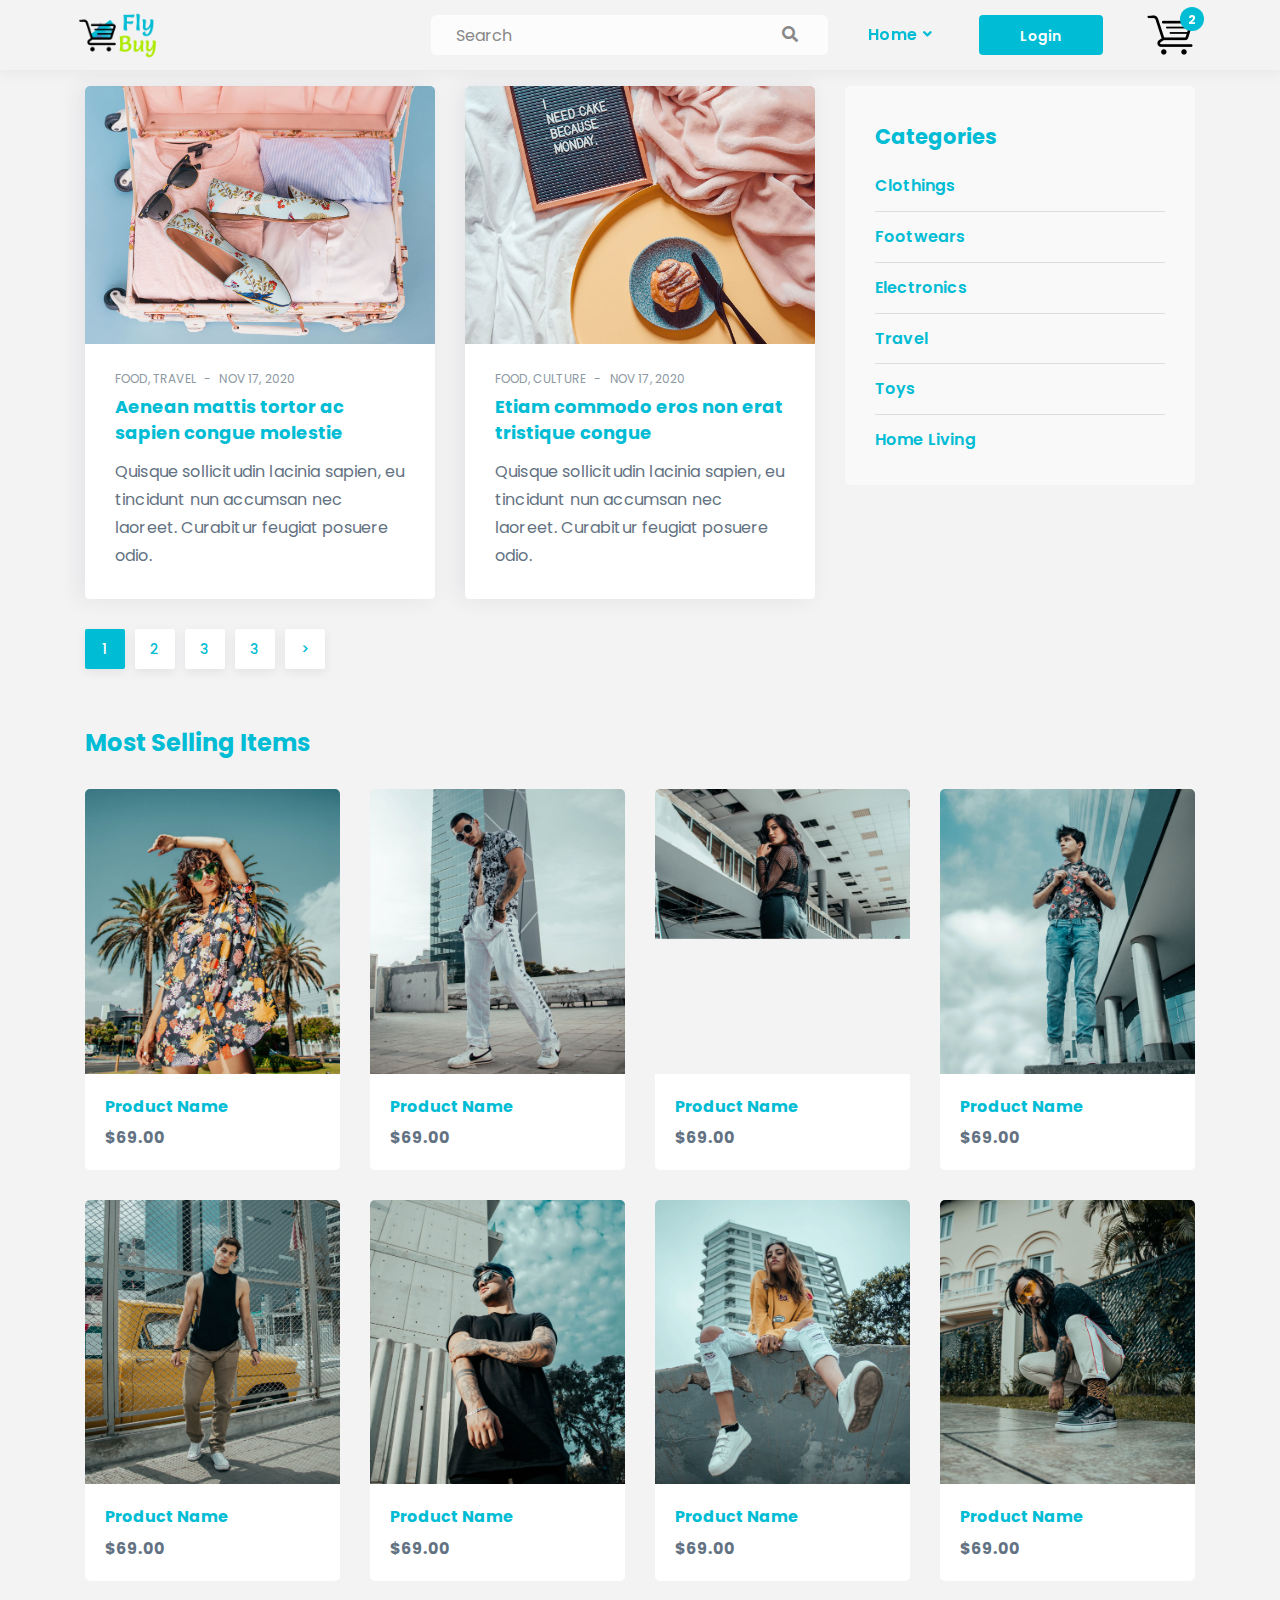
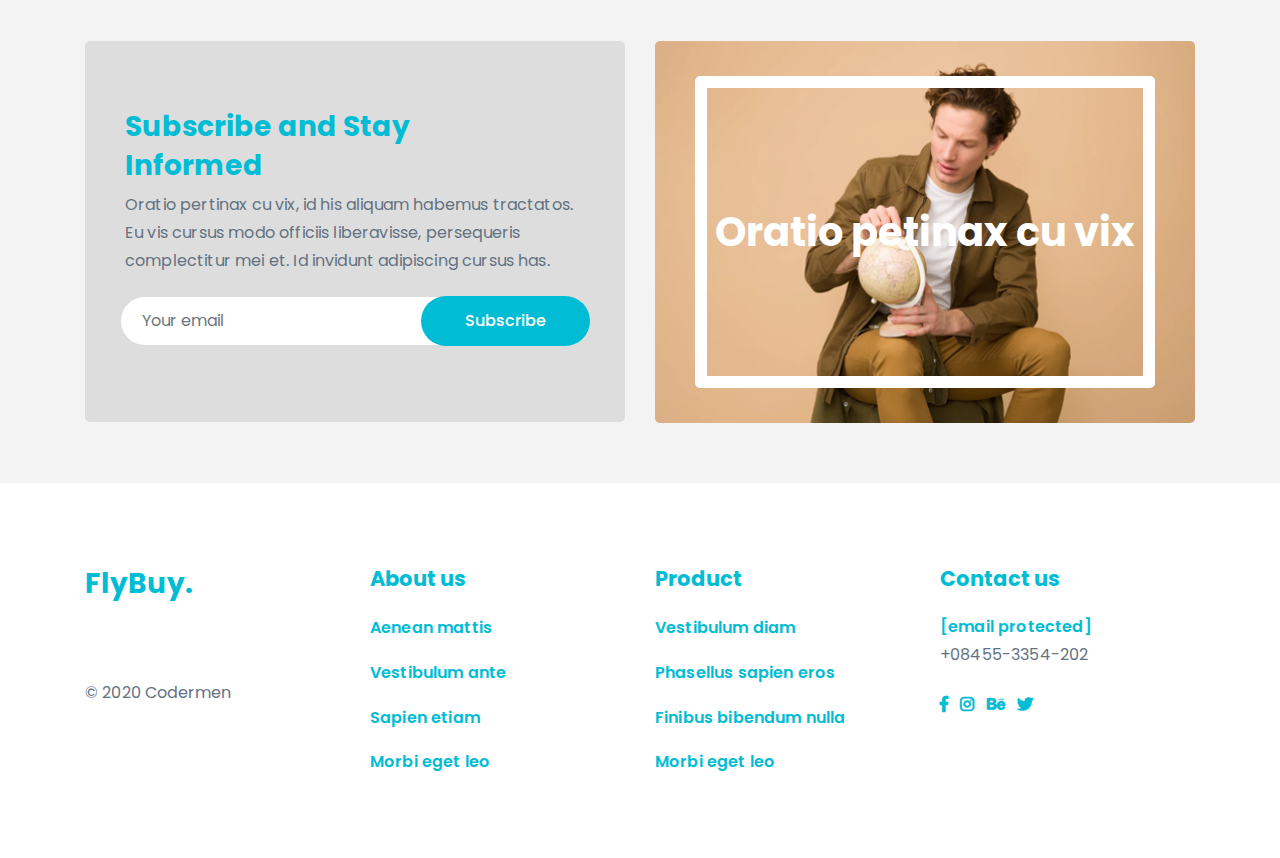
<file: index.html>
<!DOCTYPE html>
<html lang="en">
<head>
    <meta charset="utf-8">
    <meta http-equiv="X-UA-Compatible" content="IE=edge">
    <meta name="viewport" content="width=device-width, initial-scale=1, shrink-to-fit=no">
    <!-- favicon -->
    <link rel="shortcut icon" href="assets/images/icons/favicon.ico">
    <!-- Site Title -->
    <title>FlyBuy</title>
    <!-- Google Fonts -->
    <link href="https://fonts.googleapis.com/css?family=Poppins:400,500,600,700" rel="stylesheet">
    <!-- Fonts for icons -->
    <link href="assets/css/all-fontawesome.min.css" rel="stylesheet">
    <!-- bootstrap -->
    <link href="assets/css/bootstrap.min.css" rel="stylesheet">
    <!-- Plugins CSS -->
    <link href="assets/css/plugins/owl.carousel.min.css" rel="stylesheet">
    <link href="assets/css/plugins/magnific-popup.css" rel="stylesheet">
    <link href="assets/css/plugins/aos.css" rel="stylesheet">
    <link href="assets/css/plugins/spacing-and-height.css" rel="stylesheet">
    <!-- Style CSS -->
    <link href="assets/css/theme-modules.css" rel="stylesheet">
    <!-- <link href="assets/css/main.css" rel="stylesheet"> -->
    <link href="assets/css/custom.css" rel="stylesheet">
</head>

<body>
    <div id="main-content" class="bg-color-gray">
        <!-- Header -->
        <!-- Navbar -->
        <nav class="navbar navbar-expand-md navbar-light">
            <div class="container-fluid mx-0 mx-md-20px mx-lg-60px">
                <a class="navbar-brand" href="index.html">
                    <img class="etcodes-normal-logo" src="assets/images/logo_1.png" width="85" height="22" alt="Logo">
                    <img class="etcodes-mobile-logo" src="assets/images/logo_1.png" width="65" height="22" alt="Logo">
                </a>
                <button class="navbar-toggler hamburger-menu-btn" type="button" data-toggle="collapse" data-target="#navbarNavDropdown"
                    aria-controls="navbarNavDropdown" aria-expanded="false" aria-label="Toggle navigation">
                    <span>toggle menu</span>
                </button>
                <div class="collapse navbar-collapse" id="navbarNavDropdown">
                    <ul class="navbar-nav ml-auto">
                        <li class="nav-item search-bar">
                            <form role="search" class="search-form dark-outline-form">
                                <div class="input-group">
                                    <input type="text" class="form-control" placeholder="Search" name="q">
                                    <div class="input-group-btn">
                                        <button class="btn" type="submit">
                                            <i class="fa fa-search" aria-hidden="true"></i>
                                        </button>
                                    </div>
                                </div>
                            </form>
                        </li>
                        <li class="nav-item dropdown">
                            <a class="nav-link dropdown-toggle" href="#" id="navbarDropdownMenuLinkHome" data-toggle="dropdown"
                                aria-haspopup="true" aria-expanded="false">Home</a>
                            <div class="dropdown-menu" aria-labelledby="navbarDropdownMenuLinkShop">
                                <a class="dropdown-item" href="index.html">1 - Home</a>
                                <a class="dropdown-item" href="home-2.html">2 - Home</a>
                            </div>
                        </li>
                        <!-- <li class="nav-item dropdown mega_menu_holder">
                            <a class="nav-link dropdown-toggle" href="#" data-toggle="dropdown">Blog</a>
                            <ul class="dropdown-menu mega_menu">
                                <li class="nav-item">
                                    <a class="dropdown-toggle" href="#" data-toggle="dropdown">Blog Style Stander</a>
                                    <ul class="dropdown-menu">
                                        <li>
                                            <a class="dropdown-item" href="blog-standard-right-sidebar.html">Standard
                                                Blog with Right Sidebar</a>
                                        </li>
                                        <li>
                                            <a class="dropdown-item" href="blog-standard-left-sidebar.html">Standard
                                                Blog with Left Sidebar</a>
                                        </li>
                                        <li>
                                    </ul>
                                </li>
                                <li class="nav-item">
                                    <a class="dropdown-toggle" href="#" data-toggle="dropdown">Blog Style</a>
                                    <ul class="dropdown-menu">

                                        <li>
                                            <a class="dropdown-item" href="blog-card-right-sidebar.html">Card Blog with
                                                Right Sidebar</a>
                                        </li>
                                        <li>
                                            <a class="dropdown-item" href="blog-card-left-sidebar.html">Card Blog with
                                                Left Sidebar</a>
                                        </li>
                                        <li>
                                            <a class="dropdown-item" href="blog-card-three-col.html">Card Blog Three
                                                Col</a>
                                        </li>
                                        <li>
                                            <a class="dropdown-item" href="blog-card-two-col-right-sidebar.html">Card
                                                Blog with two col Right Sidebar</a>
                                        </li>
                                        <li>
                                            <a class="dropdown-item" href="blog-card-two-col-left-sidebar.html">Card
                                                Blog with two col Left Sidebar</a>
                                        </li>
                                    </ul>
                                </li>
                                <li class="nav-item">
                                    <a class="dropdown-toggle" href="#" data-toggle="dropdown">Single Blog Style</a>
                                    <ul class="dropdown-menu">
                                        <li>
                                            <a class="dropdown-item" href="blog-single-post.html">Single Blog</a>
                                        </li>
                                        <li>
                                            <a class="dropdown-item" href="blog-post-single-gallery.html">Gallary Blog
                                                Post</a>
                                        </li>
                                        <li>
                                            <a class="dropdown-item" href="blog-post-single-video.html">Video Blog Post</a>
                                        </li>
                                        <li>
                                            <a class="dropdown-item" href="blog-post-single-audio.html">Audio Blog Post</a>
                                        </li>
                                    </ul>
                                </li>

                            </ul>
                        </li>
                        <li class="nav-item dropdown mega_menu_holder">
                            <a class="nav-link dropdown-toggle" href="#" data-toggle="dropdown">Elements</a>
                            <ul class="dropdown-menu mega_menu">
                                <li class="nav-item">
                                    <a class="dropdown-toggle" href="#" data-toggle="dropdown">Typography</a>
                                    <ul class="dropdown-menu">
                                        <li>
                                            <a class="dropdown-item" href="elements-accordions.html">Accordions</a>
                                        </li>
                                        <li>
                                            <a class="dropdown-item" href="elements-banner.html">Banner</a>
                                        </li>
                                        <li>
                                            <a class="dropdown-item" href="elements-blockquote.html">Blockquote</a>
                                        </li>
                                        <li>
                                            <a class="dropdown-item" href="elements-call-to-action.html">Call To Action</a>
                                        </li>
                                        <li>
                                            <a class="dropdown-item" href="elements-typography.html">Typography</a>
                                        </li>
                                        <li>
                                            <a class="dropdown-item" href="elements-dropcaps.html">Dropcaps</a>
                                        </li>
                                        <li>
                                            <a class="dropdown-item" href="elements-highlights.html">Highlights</a>
                                        </li>
                                    </ul>
                                </li>
                                <li class="nav-item">
                                    <a class="dropdown-toggle" href="#" data-toggle="dropdown">Basic Elements</a>
                                    <ul class="dropdown-menu">
                                        <li>
                                            <a class="dropdown-item" href="elements-buttons.html">Buttons</a>
                                        </li>
                                        <li>
                                            <a class="dropdown-item" href="elements-columns.html">Columns</a>
                                        </li>
                                        <li>
                                            <a class="dropdown-item" href="elements-contact-form.html">Contact Form</a>
                                        </li>

                                        <li>
                                            <a class="dropdown-item" href="elements-google-maps.html">Google Maps</a>
                                        </li>

                                        <li>
                                            <a class="dropdown-item" href="elements-lists.html">Lists</a>
                                        </li>
                                        <li>
                                            <a class="dropdown-item" href="elements-tables.html">Tables</a>
                                        </li>
                                        <li>
                                            <a class="dropdown-item" href="elements-tabs.html">Tabs</a>
                                        </li>
                                        <li>
                                            <a class="dropdown-item" href="elements-galleries.html">Galleries</a>
                                        </li>

                                    </ul>
                                </li>
                                <li class="nav-item">
                                    <a class="dropdown-toggle" href="#" data-toggle="dropdown">Content</a>
                                    <ul class="dropdown-menu">
                                        <li>
                                            <a class="dropdown-item" href="elements-clients.html">Clients</a>
                                        </li>
                                        <li>
                                            <a class="dropdown-item" href="elements-icon-content-box.html">Icon Content
                                                Box</a>
                                        </li>
                                        <li>
                                            <a class="dropdown-item" href="elements-image-content-box.html">Image
                                                Content Box</a>
                                        </li>
                                        <li>
                                            <a class="dropdown-item" href="elements-numbered-process.html">Numbered
                                                Process</a>
                                        </li>
                                        <li>
                                            <a class="dropdown-item" href="elements-pricing-table.html">Pricing Table</a>
                                        </li>
                                        <li>
                                            <a class="dropdown-item" href="elements-slider.html">Slider</a>
                                        </li>
                                        <li>
                                            <a class="dropdown-item" href="elements-social-icons.html">Social Icons</a>
                                        </li>
                                    </ul>
                                </li>
                                <li class="nav-item">
                                    <a class="dropdown-toggle" href="#" data-toggle="dropdown">Infographic</a>
                                    <ul class="dropdown-menu">
                                        <li>
                                            <a class="dropdown-item" href="elements-counters.html">Counters</a>
                                        </li>
                                        <li>
                                            <a class="dropdown-item" href="elements-countdown.html">Countdown</a>
                                        </li>
                                        <li>
                                            <a class="dropdown-item" href="elements-progress-bar.html">Progress Bar</a>
                                        </li>
                                        <li>
                                            <a class="dropdown-item" href="elements-team.html">Team</a>
                                        </li>

                                        <li>
                                            <a class="dropdown-item" href="elements-testimonials.html">Testimonials</a>
                                        </li>
                                    </ul>
                                </li>
                            </ul>
                        </li>
                        <li class="nav-item dropdown mega_menu_holder">
                            <a class="nav-link dropdown-toggle" href="#" data-toggle="dropdown">Features</a>
                            <ul class="dropdown-menu mega_menu">
                                <li class="nav-item">
                                    <a class="dropdown-toggle" href="#" data-toggle="dropdown">Header Styles</a>
                                    <ul class="dropdown-menu">
                                        <li>
                                            <a class="dropdown-item" href="feature-header-transparent.html">Transparent
                                                header</a>
                                        </li>
                                        <li>
                                            <a class="dropdown-item" href="feature-header-white.html">White header</a>
                                        </li>
                                        <li>
                                            <a class="dropdown-item" href="feature-header-dark.html">Dark header</a>
                                        </li>
                                        <li>
                                            <a class="dropdown-item" href="feature-header-with-top-bar.html">Header
                                                with top bar</a>
                                        </li>
                                        <li>
                                            <a class="dropdown-item" href="feature-header-with-push.html">Header with
                                                push</a>
                                        </li>
                                        <li>
                                            <a class="dropdown-item" href="feature-header-center-navigation.html">Center
                                                navigation</a>
                                        </li>
                                        <li>
                                            <a class="dropdown-item" href="feature-header-center-logo.html">Center logo</a>
                                        </li>
                                        <li>
                                            <a class="dropdown-item" href="feature-header-top-logo.html">Top logo</a>
                                        </li>
                                        <li>
                                            <a class="dropdown-item" href="feature-header-one-page-navigation.html">One
                                                page navigation</a>
                                        </li>
                                        <li>
                                            <a class="dropdown-item" href="feature-header-hamburger-menu.html">Hamburger
                                                menu</a>
                                        </li>
                                        <li>
                                            <a class="dropdown-item" href="feature-header-hamburger-menu-center-logo.html">Hamburger
                                                Center logo</a>
                                        </li>
                                        <li>
                                            <a class="dropdown-item" href="feature-header-sidebar-menu.html">Sidebar
                                                Menu</a>
                                        </li>
                                    </ul>
                                </li>
                                <li class="nav-item">
                                    <a class="dropdown-toggle" href="#" data-toggle="dropdown">Footer</a>
                                    <ul class="dropdown-menu">
                                        <li>
                                            <a class="dropdown-item" href="feature-footer-standard.html">Footer
                                                standard</a>
                                        </li>
                                        <li>
                                            <a class="dropdown-item" href="feature-footer-standard-dark.html">Footer
                                                standard dark</a>
                                        </li>
                                        <li>
                                            <a class="dropdown-item" href="feature-footer-standard-2.html">Footer
                                                standard 2</a>
                                        </li>
                                        <li>
                                            <a class="dropdown-item" href="feature-footer-strip.html">Footer strip</a>
                                        </li>
                                        <li>
                                            <a class="dropdown-item" href="feature-footer-strip-dark.html">Footer strip
                                                dark</a>
                                        </li>
                                        <li>
                                            <a class="dropdown-item" href="feature-footer-center.html">Footer center</a>
                                        </li>
                                        <li>
                                            <a class="dropdown-item" href="feature-footer-center-logo.html">Footer
                                                center logo</a>
                                        </li>
                                        <li>
                                            <a class="dropdown-item" href="feature-footer-center-logo-dark.html">Footer
                                                center logo dark</a>
                                        </li>
                                        <li>
                                            <a class="dropdown-item" href="feature-footer-modern.html">Footer modern
                                            </a>
                                        </li>
                                        <li>
                                            <a class="dropdown-item" href="feature-footer-modern-dark.html">Footer
                                                modern dark </a>
                                        </li>
                                    </ul>
                                </li>
                                <li class="nav-item">
                                    <a class="dropdown-toggle" href="#" data-toggle="dropdown">Others</a>
                                    <ul class="dropdown-menu">
                                        <li>
                                            <a class="dropdown-item" href="feature-page-title-left.html">Page Title
                                                Left alignment</a>
                                        </li>
                                        <li>
                                            <a class="dropdown-item" href="feature-page-title-right.html">Page Title
                                                Right alignment
                                            </a>
                                        </li>
                                        <li>
                                            <a class="dropdown-item" href="feature-page-title-center.html">Page Title
                                                Center alignment
                                            </a>
                                        </li>
                                        <li>
                                            <a class="dropdown-item" href="feature-page-title-bg-img.html">Page Title
                                                BG Image</a>
                                        </li>
                                        <li class="dropdown-divider m-3"></li>
                                        <li>
                                            <a class="dropdown-item" href="elements-animation.html">Animation</a>
                                        </li>
                                    </ul>
                                </li>
                            </ul>
                        </li> -->
                        <li class="nav-item login-btn">
                            <a href="./login/index.html" class="btn btn-primary"> Login
                            </a>
                        </li>
                        <li class="nav-item cart-link">
                            <a href="./login/index.html" class="nav-link btn cart desktop">
                                <img class="cart-icon" src="assets/images/cart.png" width="50" height="22" alt="Logo">
                                <span class="cart-item-count badge bdage-">2</span>
                            </a>
                            <a href="../cart.html" class="nav-link btn mobile">
                                Cart (2)
                            </a>
                        </li>
                    </ul>
                </div>
            </div>
        </nav>
        <!-- End Header -->
        <!-- main -->
        <div class="page-container scene-main scene-main--fade_In">
            <!-- Slider -->
            <!-- <div class="fluid-container mx-15px mx-md-30px mx-lg-60px mb-30px mb-lg-60px">
                <div class="zero-one-carousel-container">
                    <div id="zero-one-carousel" class="owl-carousel default-owl-carousel">
                        <div class="owl-carousel-item" data-hash="zero">
                            <div class="bg-image">
                                <img src="assets/images/home1/s1.jpg" alt="Picture">
                            </div>
                            <div class="owl-carousel-item-content">
                                <div class="blog-carousel-content">
                                    <h4 class="blog-carousel-content-title"><a href="blog-single-post.html">Aenean
                                            mattis tortor ac sapien turpe congue molestie.</a></h4>
                                    <P>
                                        Oratio pertinax cu vix, id his aliquam habemus tractatos. Eu vis cursus modo
                                        officiis liberavisse, persequeris complectitur
                                        mei et. Id invidunt adipiscing cursus has.
                                    </P>
                                    <a href="blog-single-post.html" class="btn btn-primary"> Read More
                                    </a>
                                </div>
                            </div>

                        </div>
                        <div class="owl-carousel-item" data-hash="one">

                            <div class="bg-image">
                                <img src="assets/images/home1/s2.jpg" alt="Picture">
                            </div>
                            <div class="owl-carousel-item-content">
                                <div class="blog-carousel-content">
                                    <h4 class="blog-carousel-content-title"><a href="blog-single-post.html">Aenean
                                            mattis tortor ac sapien turpe congue molestie.</a></h4>
                                    <P>
                                        Oratio pertinax cu vix, id his aliquam habemus tractatos. Eu vis cursus modo
                                        officiis liberavisse, persequeris complectitur
                                        mei et. Id invidunt adipiscing cursus has.
                                    </P>
                                    <a href="blog-single-post.html" class="btn btn-primary"> Read More
                                    </a>
                                </div>
                            </div>
                        </div>
                        <div class="owl-carousel-item" data-hash="two">

                            <div class="bg-image">
                                <img src="assets/images/home2/4.jpg" alt="Picture">
                            </div>
                            <div class="owl-carousel-item-content">
                                <div class="blog-carousel-content">
                                    <h4 class="blog-carousel-content-title"><a href="blog-single-post.html">Aenean
                                            mattis tortor ac sapien turpe congue molestie.</a></h4>
                                    <P>
                                        Oratio pertinax cu vix, id his aliquam habemus tractatos. Eu vis cursus modo
                                        officiis liberavisse, persequeris complectitur
                                        mei et. Id invidunt adipiscing cursus has.
                                    </P>
                                    <a href="blog-single-post.html" class="btn btn-primary"> Read More
                                    </a>
                                </div>
                            </div>
                        </div>
                        <div class="owl-carousel-item" data-hash="three">

                            <div class="bg-image">
                                <img src="assets/images/home1/s3.jpg" alt="Picture">
                            </div>
                            <div class="owl-carousel-item-content">
                                <div class="blog-carousel-content">
                                    <h4 class="blog-carousel-content-title"><a href="blog-single-post.html">Aenean
                                            mattis tortor ac sapien turpe congue molestie.</a></h4>
                                    <P>
                                        Oratio pertinax cu vix, id his aliquam habemus tractatos. Eu vis cursus modo
                                        officiis liberavisse, persequeris complectitur
                                        mei et. Id invidunt adipiscing cursus has.
                                    </P>
                                    <a href="blog-single-post.html" class="btn btn-primary"> Read More
                                    </a>
                                </div>
                            </div>
                        </div>
                        <div class="owl-carousel-item" data-hash="four">

                            <div class="bg-image">
                                <img src="assets/images/home1/s4.jpg" alt="Picture">
                            </div>
                            <div class="owl-carousel-item-content">
                                <div class="blog-carousel-content">
                                    <h4 class="blog-carousel-content-title"><a href="blog-single-post.html">Aenean
                                            mattis tortor ac sapien turpe congue molestie.</a></h4>
                                    <P>
                                        Oratio pertinax cu vix, id his aliquam habemus tractatos. Eu vis cursus modo
                                        officiis liberavisse, persequeris complectitur
                                        mei et. Id invidunt adipiscing cursus has.
                                    </P>
                                    <a href="blog-single-post.html" class="btn btn-primary"> Read More
                                    </a>
                                </div>
                            </div>
                        </div>
                    </div>
                    <ul class="zero-one-carousel-nav">
                        <li>
                            <h4 class="carousel-nav-title"><a class="active" href="#zero">Aenean mattis tortor ac
                                    sapien turpe congue molestie.</a></h4>
                            <div class="post_meta_top">
                                <span class="post_meta_category">
                                    <a href="blog-standard-two-col-right-sidebar.html">TRAVEL</a>
                                </span>
                                <span class="post_meta_date">NOV 13, 2020</span>
                            </div>

                        </li>
                        <li>
                            <h4 class="carousel-nav-title"><a href="#one">Vestibulum ante ipsum primis in urna orci
                                    faucibus luctus. </a></h4>
                            <div class="post_meta_top">
                                <span class="post_meta_category">
                                    <a href="blog-standard-two-col-right-sidebar.html">PHOTOGRAPHY</a>
                                </span>
                                <span class="post_meta_date">NOV 13, 2020</span>
                            </div>
                        </li>
                        <li>
                            <h4 class="carousel-nav-title"><a class="carousel-nav-title" href="#two">Sapien etiam eu
                                    odio inposuere vite bibendum vitae lorem.</a></h4>
                            <div class="post_meta_top">
                                <span class="post_meta_category">
                                    <a href="blog-standard-two-col-right-sidebar.html">FOOD, TRAVEL</a>
                                </span>
                                <span class="post_meta_date">NOV 13, 2020</span>
                            </div>
                        </li>
                        <li>
                            <h4 class="carousel-nav-title"><a class="carousel-nav-title" href="#three">Etiam eu odio in
                                    sapien posuere dole vitae bibendum vitae lorem.</a></h4>
                            <div class="post_meta_top">
                                <span class="post_meta_category">
                                    <a href="blog-standard-two-col-right-sidebar.html">CULTURE, ART</a>
                                </span>
                                <span class="post_meta_date">NOV 13, 2020</span>
                            </div>
                        </li>
                        <li>
                            <h4 class="carousel-nav-title"><a class="carousel-nav-title" href="#four">Morbi eget leo a
                                    tellusv gravida ane sagittis nec nec felis.</a></h4>
                            <div class="post_meta_top">
                                <span class="post_meta_category">
                                    <a href="blog-standard-two-col-right-sidebar.html">TRAVEL</a>
                                </span>
                                <span class="post_meta_date">NOV 13, 2020</span>
                            </div>
                        </li>
                    </ul>
                </div>
            </div> -->
            <div class="container mb-30px">
                <div class="row">
                    <!-- Blog -->
                    <div class="col-lg-8">
                        <div class="row blog_posts cardPostStyle">
                            <div class="col-md-6 col-lg-6">
                                <article>
                                    <div class="post_img">
                                        <img src="assets/images/home1/1.jpg" alt="Card image cap">
                                    </div>
                                    <div class="post_text">
                                        <div class="post_meta_top">
                                            <span class="post_meta_category">
                                                <a href="blog-standard-two-col-right-sidebar.html">FOOD, TRAVEL</a>
                                            </span>
                                            <span class="post_meta_date">NOV 17, 2020</span>
                                        </div>
                                        <h5 class="post_title">
                                            <a href="blog-single-post.html">Aenean mattis tortor ac sapien congue
                                                molestie
                                            </a>
                                        </h5>
                                        <div class="post_content">
                                            <p>Quisque sollicitudin lacinia sapien, eu tincidunt nun accumsan nec
                                                laoreet. Curabitur
                                                feugiat posuere odio. </p>
                                        </div>
                                    </div>
                                </article>
                            </div>
                            <div class="col-md-6 col-lg-6">
                                <article>
                                    <div class="post_img">
                                        <img src="assets/images/home1/2.jpg" alt="Card image cap">
                                    </div>
                                    <div class="post_text">
                                        <div class="post_meta_top">
                                            <span class="post_meta_category">
                                                <a href="blog-standard-two-col-right-sidebar.html">FOOD, CULTURE</a>
                                            </span>
                                            <span class="post_meta_date">NOV 17, 2020</span>
                                        </div>
                                        <h5 class="post_title">
                                            <a href="blog-single-post.html">Etiam commodo eros non erat tristique
                                                congue
                                            </a>
                                        </h5>
                                        <div class="post_content">
                                            <p>Quisque sollicitudin lacinia sapien, eu tincidunt nun accumsan nec
                                                laoreet. Curabitur
                                                feugiat posuere odio. </p>
                                        </div>
                                    </div>
                                </article>
                            </div>
                        </div>
                        <nav class="pagination_holder">
                            <ul class="pagination">

                                <li class="page-item active">
                                    <a class="page-link" href="#">1</a>
                                </li>
                                <li class="page-item">
                                    <a class="page-link" href="#">2</a>
                                </li>
                                <li class="page-item">
                                    <a class="page-link" href="#">3</a>
                                </li>
                                <li class="page-item">
                                    <a class="page-link" href="#">3</a>
                                </li>
                                <li class="page-item">
                                    <a class="page-link" href="#" aria-label="Next">
                                        <span>
                                            >
                                        </span>
                                        <span class="sr-only">Next</span>
                                    </a>
                                </li>
                            </ul>
                        </nav>
                    </div>
                    <!-- Widgets -->
                    <div class="col-lg-4 mt-30px mt-lg-0">
                        <div class="bg-color-grayflame widget pt-30px pb-30px px-30px">

                            <h5 class="widget-title">Categories</h5>
                            <ul class="category-list list-unstyled mb-0">
                                <li> <a href="#">Clothings</a> </li>
                                <li> <a href="#">Footwears</a> </li>
                                <li> <a href="#">Electronics</a> </li>
                                <li> <a href="#">Travel</a> </li>
                                <li> <a href="#">Toys</a> </li>
                                <li> <a href="#">Home Living</a> </li>
                            </ul>
                        </div>
                    </div>
                </div>
            </div>
            <!-- Most Selling items -->
            <div class="container mb-30px">
                <div class="row">
                    <div class="col-12">
                        <h4 class="mb-30px">Most Selling Items </h4>
                    </div>
                </div>
                <div class="row products align-items-center">
                    <div class="product col-md-6 col-lg-3">
                        <div class="product-img-wrapper">
                            <a href="shop-single-product.html">
                                <img width="480" height="536" src="assets/images/products/1.jpg" alt="Product image">
                            </a>
                            <a rel="nofollow" href="shop-single-product.html" class="btn btn-dark rounded-0 btn-add-to-cart">Add
                                to cart</a>
                        </div>
                        <div class="product-white-wrapper align-items-center">
                            <h6 class="product-title">
                                <a href="shop-single-product.html"> Product Name</a>
                            </h6>
                            <span class="price">
                                <span class="amount">
                                    <span class="currencySymbol">$</span>69.00</span>
                            </span>
                        </div>
                    </div>
                    <div class="product col-md-6 col-lg-3">
                        <div class="product-img-wrapper">
                            <a href="shop-single-product.html">
                                <img width="480" height="536" src="assets/images/products/2.jpg" alt="Product image">
                            </a>
                            <a rel="nofollow" href="shop-single-product.html" class="btn btn-dark rounded-0 btn-add-to-cart">Add
                                to cart</a>
                        </div>
                        <div class="product-white-wrapper align-items-center">
                            <h6 class="product-title">
                                <a href="shop-single-product.html"> Product Name</a>
                            </h6>
                            <span class="price">
                                <span class="amount">
                                    <span class="currencySymbol">$</span>69.00</span>
                            </span>
                        </div>
                    </div>
                    <div class="product col-md-6 col-lg-3">
                        <div class="product-img-wrapper">
                            <a href="shop-single-product.html">
                                <img width="480" height="536" src="assets/images/products/3.jpg" alt="Product image">
                            </a>
                            <a rel="nofollow" href="shop-single-product.html" class="btn btn-dark rounded-0 btn-add-to-cart">Add
                                to cart</a>
                        </div>
                        <div class="product-white-wrapper align-items-center">
                            <h6 class="product-title">
                                <a href="shop-single-product.html"> Product Name</a>
                            </h6>
                            <span class="price">
                                <span class="amount">
                                    <span class="currencySymbol">$</span>69.00</span>
                            </span>
                        </div>
                    </div>
                    <div class="product col-md-6 col-lg-3">
                        <div class="product-img-wrapper">
                            <a href="shop-single-product.html">
                                <img width="480" height="536" src="assets/images/products/4.jpg" alt="Product image">
                            </a>
                            <a rel="nofollow" href="shop-single-product.html" class="btn btn-dark rounded-0 btn-add-to-cart">Add
                                to cart</a>
                        </div>
                        <div class="product-white-wrapper align-items-center">
                            <h6 class="product-title">
                                <a href="shop-single-product.html"> Product Name</a>
                            </h6>
                            <span class="price">
                                <span class="amount">
                                    <span class="currencySymbol">$</span>69.00</span>
                            </span>
                        </div>
                    </div>
                    <div class="product col-md-6 col-lg-3">
                        <div class="product-img-wrapper">
                            <a href="shop-single-product.html">
                                <img width="480" height="536" src="assets/images/products/5.jpg" alt="Product image">
                            </a>
                            <a rel="nofollow" href="shop-single-product.html" class="btn btn-dark rounded-0 btn-add-to-cart">Add
                                to cart</a>
                        </div>
                        <div class="product-white-wrapper align-items-center">
                            <h6 class="product-title">
                                <a href="shop-single-product.html"> Product Name</a>
                            </h6>
                            <span class="price">
                                <span class="amount">
                                    <span class="currencySymbol">$</span>69.00</span>
                            </span>
                        </div>
                    </div>
                    <div class="product col-md-6 col-lg-3">
                        <div class="product-img-wrapper">
                            <a href="shop-single-product.html">
                                <img width="480" height="536" src="assets/images/products/6.jpg" alt="Product image">
                            </a>
                            <a rel="nofollow" href="shop-single-product.html" class="btn btn-dark rounded-0 btn-add-to-cart">Add
                                to cart</a>
                        </div>
                        <div class="product-white-wrapper align-items-center">
                            <h6 class="product-title">
                                <a href="shop-single-product.html"> Product Name</a>
                            </h6>
                            <span class="price">
                                <span class="amount">
                                    <span class="currencySymbol">$</span>69.00</span>
                            </span>
                        </div>
                    </div>
                    <div class="product col-md-6 col-lg-3">
                        <div class="product-img-wrapper">
                            <a href="shop-single-product.html">
                                <img width="480" height="536" src="assets/images/products/12.jpg" alt="Product image">
                            </a>
                            <a rel="nofollow" href="shop-single-product.html" class="btn btn-dark rounded-0 btn-add-to-cart">Add
                                to cart</a>
                        </div>
                        <div class="product-white-wrapper align-items-center">
                            <h6 class="product-title">
                                <a href="shop-single-product.html"> Product Name</a>
                            </h6>
                            <span class="price">
                                <span class="amount">
                                    <span class="currencySymbol">$</span>69.00</span>
                            </span>
                        </div>
                    </div>
                    <div class="product col-md-6 col-lg-3">
                        <div class="product-img-wrapper">
                            <a href="shop-single-product.html">
                                <img width="480" height="536" src="assets/images/products/13.jpg" alt="Product image">
                            </a>
                            <a rel="nofollow" href="shop-single-product.html" class="btn btn-dark rounded-0 btn-add-to-cart">Add
                                to cart</a>
                        </div>
                        <div class="product-white-wrapper align-items-center">
                            <h6 class="product-title">
                                <a href="shop-single-product.html"> Product Name</a>
                            </h6>
                            <span class="price">
                                <span class="amount">
                                    <span class="currencySymbol">$</span>69.00</span>
                            </span>
                        </div>
                    </div>
                </div>
            </div>
            <!--Subscribe -->
            <div class="container mb-30px">
                <div class="row">
                    <div class="col-lg-6 mb-30px">
                        <div class="bg-color-gray-shade-radius px-40px py-60px">
                            <h3>Subscribe and Stay
                                <br>Informed
                            </h3>
                            <p>Oratio pertinax cu vix, id his aliquam habemus tractatos. Eu vis cursus modo officiis
                                liberavisse,
                                persequeris complectitur mei et. Id invidunt adipiscing cursus has.</p>
                            <div class="form-group form-row  mb-0">
                                <div class="input-group mb-3">
                                    <input type="email" name="email" class="form-control rounded-50 validate-required validate-email"
                                        placeholder="Your email">
                                    <div class="input-group-append">
                                        <button type="submit" class="btn rounded-50 form-custom-btn">Subscribe</button>
                                    </div>
                                </div>
                            </div>
                        </div>
                    </div>
                    <div class="col-lg-6 mb-30px">
                        <div class="bg-img-3 px-40px py-35px">
                            <div class="white-box-square">
                                <div class="all-text-content-white text-center py-110px">
                                    <h1>Oratio petinax cu vix</h1>
                                </div>
                            </div>
                        </div>
                    </div>
                </div>
            </div>
            <!-- footer  -->
            <footer class="web-footer footer bg-color-white">
                <div class="footer-widgets pt-75px pb-30px">
                    <div class="container">
                        <div class="row">
                            <div class="col-lg-3 mb-30px">
                                <div class="footer-widget">
                                    <h3>FlyBuy.</h3>
                                    <p class="pt-20px pt-lg-70px">© 2020 Codermen</p>
                                </div>
                            </div>
                            <div class="col-lg-3 mb-30px">
                                <div class="footer-widget">
                                    <h5 class="widget-title">About us</h5>
                                    <div>
                                        <ul class="list-unstyled">
                                            <li><a href="#">Aenean mattis</a></li>
                                            <li><a href="#">Vestibulum ante</a></li>
                                            <li><a href="#">Sapien etiam</a></li>
                                            <li><a href="#">Morbi eget leo</a></li>
                                        </ul>
                                    </div>
                                </div>
                            </div>
                            <div class="col-lg-3 mb-30px">
                                <div class="footer-widget">
                                    <h5 class="widget-title">Product</h5>
                                    <div>
                                        <ul class="list-unstyled">
                                            <li><a href="#">Vestibulum diam</a></li>
                                            <li><a href="#">Phasellus sapien eros</a></li>
                                            <li><a href="#">Finibus bibendum nulla</a></li>
                                            <li><a href="#">Morbi eget leo</a></li>
                                        </ul>
                                    </div>
                                </div>
                            </div>
                            <div class="col-lg-3 mb-30px">
                                <div class="footer-widget">
                                    <h5 class="widget-title">Contact us</h5>
                                    <p><a href="#">[email&#160;protected]</a>
                                        <br> +08455-3354-202</p>
                                    <ul class="list-inline m-0">
                                        <li class="list-inline-item">
                                            <a href="#">
                                                <i class="fab fa-facebook-f" aria-hidden="true"></i>
                                            </a>
                                        </li>
                                        <li class="list-inline-item">
                                            <a href="#">
                                                <i class="fab fa-instagram" aria-hidden="true"></i>
                                            </a>
                                        </li>
                                        <li class="list-inline-item">
                                            <a href="#">
                                                <i class="fab fa-behance" aria-hidden="true"></i>
                                            </a>
                                        </li>
                                        <li class="list-inline-item">
                                            <a href="#">
                                                <i class="fab fa-twitter" aria-hidden="true"></i>
                                            </a>
                                        </li>
                                    </ul>
                                </div>
                            </div>
                        </div>
                    </div>
                </div>
            </footer>
        </div>
        <!-- End main -->
    </div>
    <!-- ================================================== -->
    <!-- Placed js files at the end of the document so the pages load faster -->
    <!-- <script data-cfasync="false" src="../../cdn-cgi/scripts/5c5dd728/cloudflare-static/email-decode.min.js"></script> -->
    <script type="text/javascript" src="assets/js/jquery.min.js"></script>
    <script type="text/javascript" src="assets/js/plugins/bootstrap.bundle.min.js"></script>
    <script type="text/javascript" src="assets/js/plugins/aos.js"></script>
    <script type="text/javascript" src="assets/js/plugins/isotope.pkgd.min.js"></script>
    <script type="text/javascript" src="assets/js/plugins/jquery.countdown.min.js"></script>
    <script type="text/javascript" src="assets/js/plugins/jquery.countTo.js"></script>
    <script type="text/javascript" src="assets/js/plugins/jquery.easing.min.js"></script>
    <script type="text/javascript" src="assets/js/plugins/jquery.magnific-popup.min.js"></script>
    <script type="text/javascript" src="assets/js/plugins/onepage.min.js"></script>
    <script type="text/javascript" src="assets/js/plugins/owl.carousel.min.js"></script>
    <script type="text/javascript" src="assets/js/plugins/instafeed.min.js"></script>
    <script type="text/javascript" src="assets/js/plugins/imagesloaded.pkgd.min.js"></script>
    <script type="text/javascript" src="assets/js/plugins/contact-us.min.js"></script>
    <script type="text/javascript" src="assets/js/plugins/twitterFetcher_min.js"></script>
    <script type="text/javascript" src="http://maps.google.com/maps/api/js?key=AIzaSyAE_JprYsi2sHzUcl8u1DbcUgQnDveJWs4"></script>
    <script type="text/javascript" src="assets/js/main.js"></script>
</body>


<!-- Mirr#.com/templates/flybuy/home-2.html by HTTrack Website Copier/3.x [XR&CO'2014], Sun, 04 Nov 2018 14:52:24 GMT -->
</html>
</file>
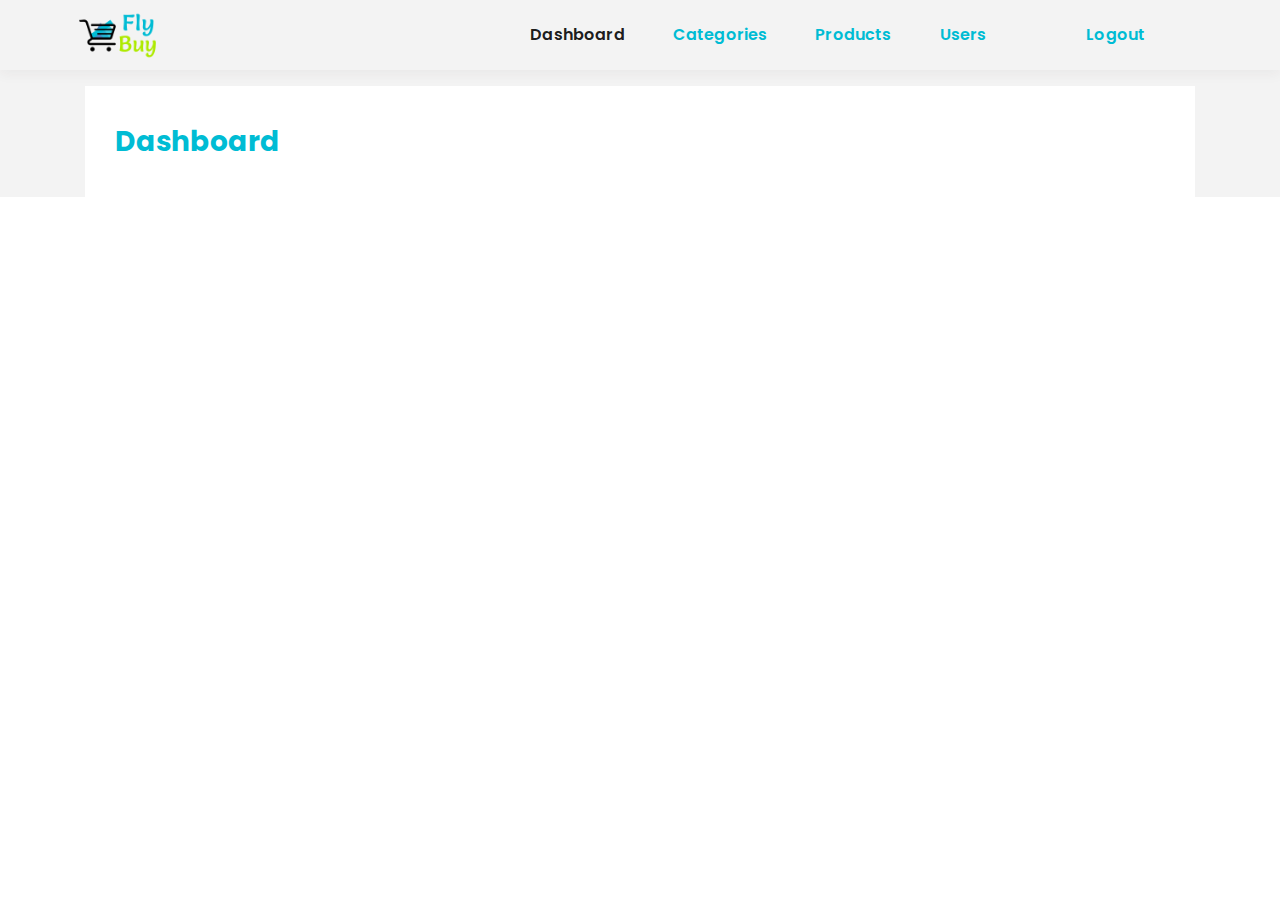
<file: admin/index.html>
<!DOCTYPE html>
<html lang="en">
<head>
    <meta charset="utf-8">
    <meta http-equiv="X-UA-Compatible" content="IE=edge">
    <meta name="viewport" content="width=device-width, initial-scale=1, shrink-to-fit=no">
    <!-- favicon -->
    <link rel="shortcut icon" href="../assets/images/icons/favicon.ico">
    <!-- Site Title -->
    <title>FlyBuy</title>
    <!-- Google Fonts -->
    <link href="https://fonts.googleapis.com/css?family=Poppins:400,500,600,700" rel="stylesheet">
    <!-- Fonts for icons -->
    <link href="../assets/css/all-fontawesome.min.css" rel="stylesheet">
    <!-- bootstrap -->
    <link href="../assets/css/bootstrap.min.css" rel="stylesheet">
    <!-- Plugins CSS -->
    <link href="../assets/css/plugins/owl.carousel.min.css" rel="stylesheet">
    <link href="../assets/css/plugins/magnific-popup.css" rel="stylesheet">
    <link href="../assets/css/plugins/spacing-and-height.css" rel="stylesheet">
    <link href="../assets/css/plugins/dropkick.css" rel="stylesheet">
    <!-- Style CSS -->
    <link href="../assets/css/theme-modules.css" rel="stylesheet">
    
    <link href="../assets/css/custom.css" rel="stylesheet">
</head>

<body>
    <div id="admin-content" class="bg-color-gray">
        <!-- Header -->
        <!-- Navbar -->
        <nav class="navbar navbar-expand-md navbar-light">
            <div class="container-fluid mx-0 mx-md-20px mx-lg-60px">
                <a class="navbar-brand" href="index.html">
                    <img class="etcodes-normal-logo" src="../assets/images/logo_1.png" width="85" height="22" alt="Logo">
                    <img class="etcodes-mobile-logo" src="../assets/images/logo_1.png" width="65" height="22" alt="Logo">
                </a>
                <button class="navbar-toggler hamburger-menu-btn" type="button" data-toggle="collapse" data-target="#navbarNavDropdown"
                    aria-controls="navbarNavDropdown" aria-expanded="false" aria-label="Toggle navigation">
                    <span>toggle menu</span>
                </button>
                <div class="collapse navbar-collapse" id="navbarNavDropdown">
                    <ul class="navbar-nav ml-auto">
                        <li class="nav-item active">
                            <a class="nav-link" href="index.html">Dashboard</a>
                        </li>
                        <li class="nav-item">
                            <a class="nav-link" href="categories.html">Categories</a>
                        </li>
                        <li class="nav-item">
                            <a class="nav-link" href="products.html">Products</a>
                        </li>
                        <li class="nav-item">
                            <a class="nav-link" href="users.html">Users</a>
                        </li>
                        <li class="nav-item login-btn">
                            <a href="./login/index.html" class="btn btn-fill"> Logout
                            </a>
                        </li>
                    </ul>
                </div>
            </div>
        </nav>
        <!-- End Header -->
        <!-- main -->
        <div class="page-container container scene-main scene-main--fade_In">
            <div class="container admin-wrapper bg-color-white p-30px">
                <h3>Dashboard</h3>
            </div>
        </div>
        <!-- End main -->
    </div>
    <!-- ================================================== -->
    <!-- Placed js files at the end of the document so the pages load faster -->
    <script type="text/javascript" src="../assets/js/jquery.min.js"></script>
    <script type="text/javascript" src="../assets/js/plugins/bootstrap.bundle.min.js"></script>
    <script type="text/javascript" src="../assets/js/plugins/jquery.magnific-popup.min.js"></script>
    <script type="text/javascript" src="../assets/js/plugins/owl.carousel.min.js"></script>
    <script type="text/javascript" src="../assets/js/plugins/dropkick.min.js"></script>
    <script type="text/javascript" src="../assets/js/main.js"></script>
</body>

</html>
</file>
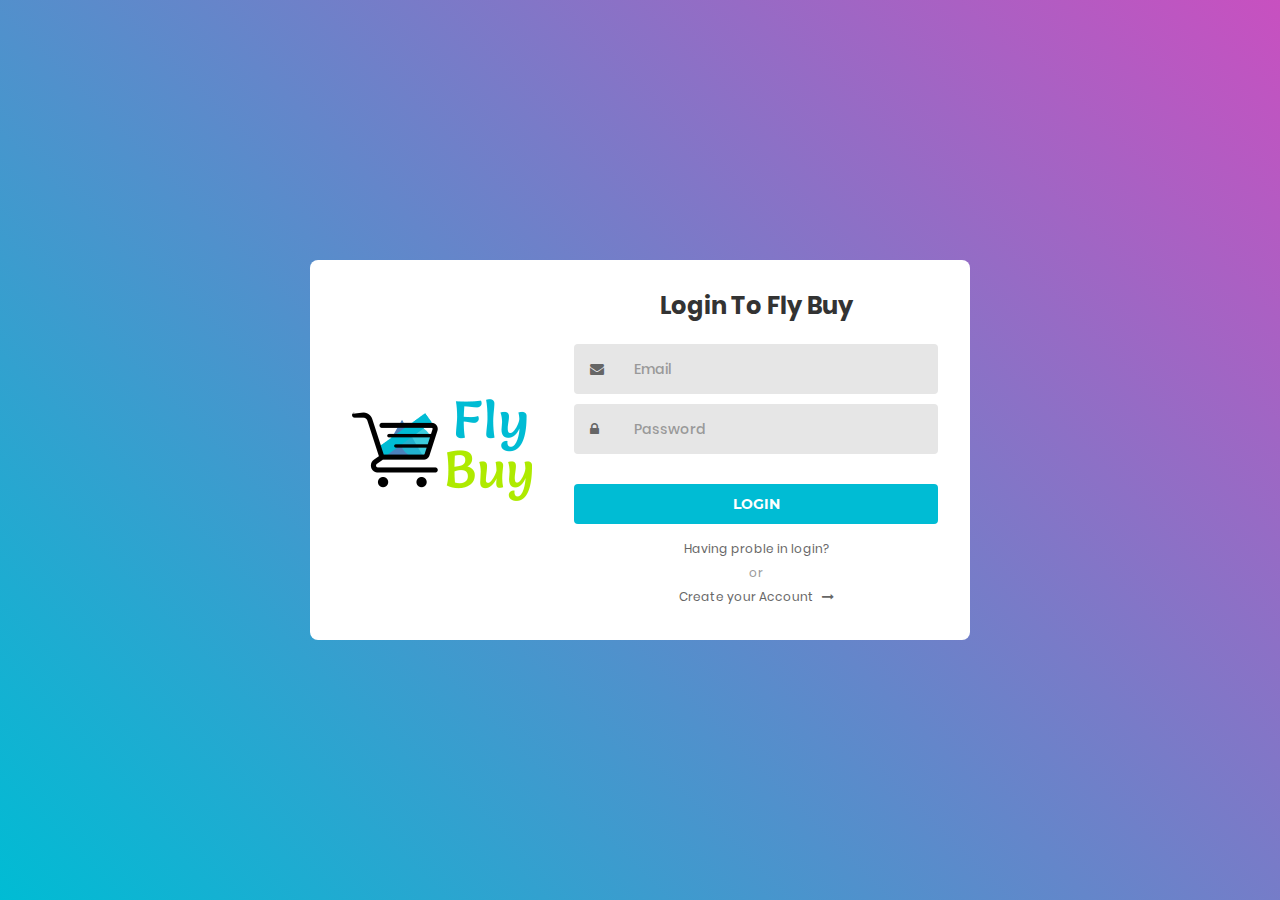
<file: login/index.html>
<!DOCTYPE html>
<html lang="en">
<head>
    <title>Login To Fly Buy</title>
    <meta charset="UTF-8">
    <meta name="viewport" content="width=device-width, initial-scale=1">
<!--===============================================================================================-->	
    <link rel="icon" type="image/png" href="../assets/images/icons/favicon.ico"/>
<!--===============================================================================================-->
    <link rel="stylesheet" type="text/css" href="../assets/css/bootstrap.min.css">
<!--===============================================================================================-->
    <link rel="stylesheet" type="text/css" href="../assets/fonts/font-awesome-4.7.0/css/font-awesome.min.css">
<!--===============================================================================================-->
    <link rel="stylesheet" type="text/css" href="../assets/css/util.css">
    <link rel="stylesheet" type="text/css" href="../assets/css/main.css">
<!--===============================================================================================-->
</head>
<body>

    <div class="limiter">
        <div class="container-login">
            <div class="wrap-login">
                <div class="login-pic">
                    <img src="../assets/images/logo_1.png" alt="logo">
                </div>

                <form method="post" class="login-form validate-form">
                    <span class="login-form-title">
                        Login To Fly Buy
                    </span>

                    <div class="wrap-input validate-input" data-validate="Valid email is required: ex@abc.xyz">
                        <input class="input" type="text" name="email" placeholder="Email">
                        <span class="focus-input"></span>
                        <span class="symbol-input">
                            <i class="fa fa-envelope" aria-hidden="true"></i>
                        </span>
                    </div>

                    <div class="wrap-input validate-input" data-validate="Password is required">
                        <input class="input" type="password" name="password" placeholder="Password">
                        <span class="focus-input"></span>
                        <span class="symbol-input">
                            <i class="fa fa-lock" aria-hidden="true"></i>
                        </span>
                    </div>
                    
                    <div class="container-login-form-btn">
                        <button class="login-form-btn submit-form" data-type="login">
                            Login
                        </button>
                    </div>

                    <div class="text-center p-t-12">
                        <a class="txt2" href="forget-password.html">
                            Having proble in login?
                        </a>
                    </div>
                    <div class="text-center">
                        <span class="txt1">
                            or
                        </span>
                    </div>
                    <div class="text-center">
                        <a class="txt2" href="register.html">
                            Create your Account
                            <i class="fa fa-long-arrow-right m-l-5" aria-hidden="true"></i>
                        </a>
                    </div>
                </form>
            </div>
        </div>
    </div>

<!--===============================================================================================-->	
    <script src="../assets/js/jquery.min.js"></script>
<!--===============================================================================================-->
    <script src="../assets/js/plugins/bootstrap.bundle.min.js"></script>
<!--===============================================================================================-->
    <script src="../assets/js/login.js"></script>

</body>
</html>
</file>
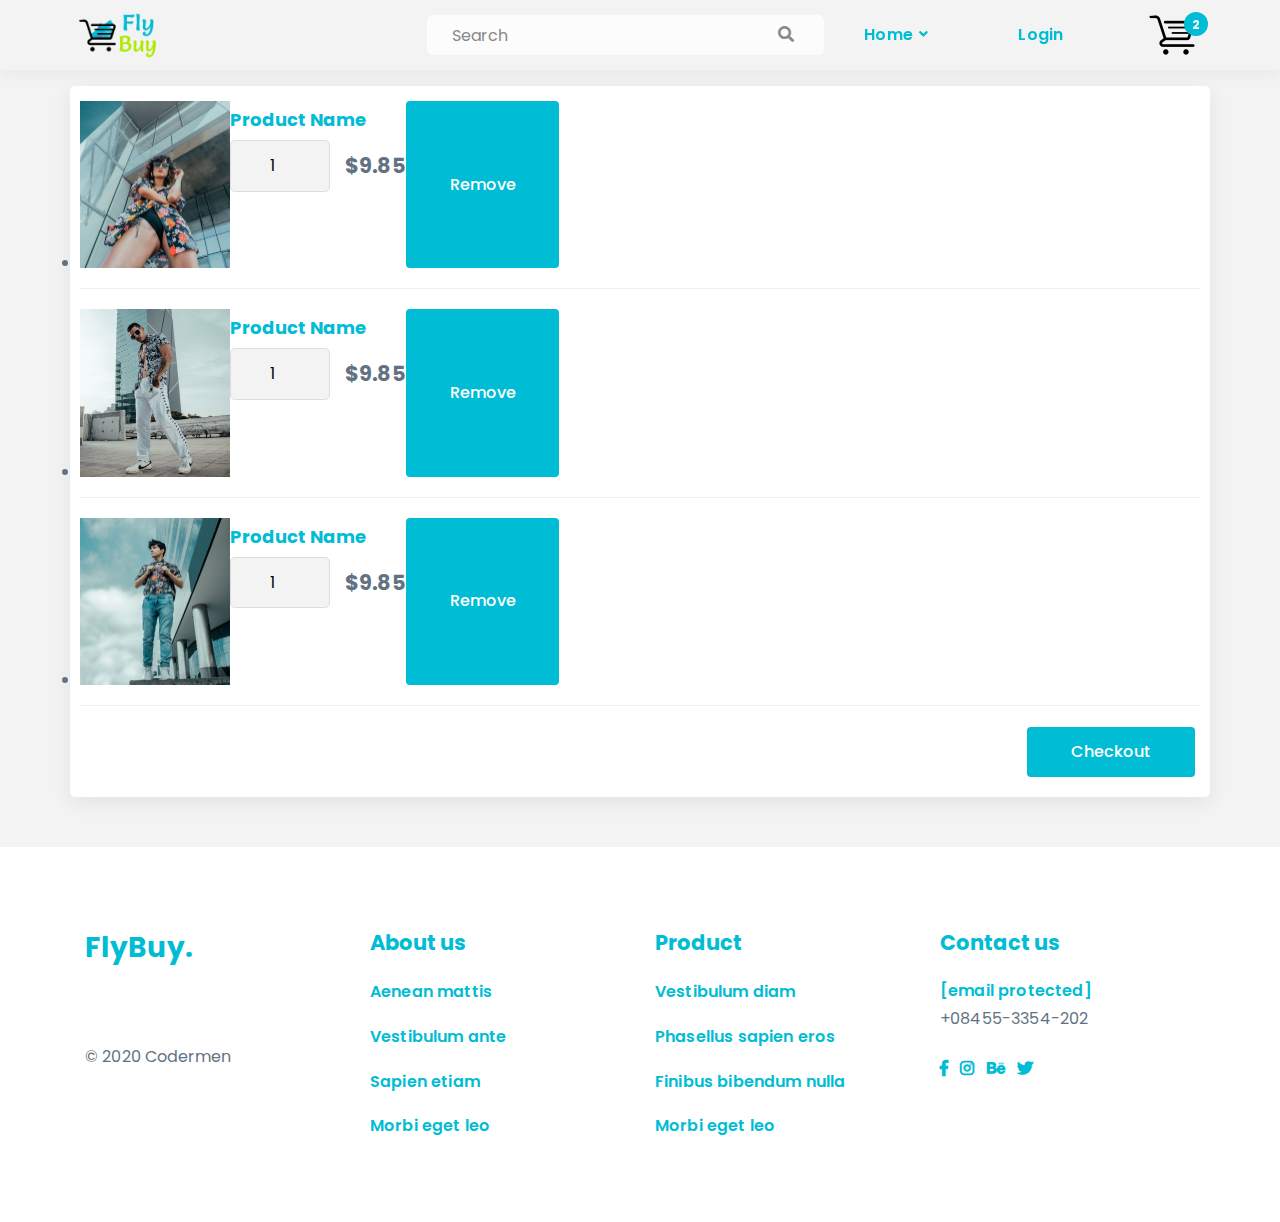
<file: cart.html>
<!DOCTYPE html>
<html lang="en">


<!-- Mirr#.com/templates/flybuy/shop-single-product.html by HTTrack Website Copier/3.x [XR&CO'2014], Sun, 04 Nov 2018 14:56:03 GMT -->
<head>
    <meta charset="utf-8">
    <meta http-equiv="X-UA-Compatible" content="IE=edge">
    <meta name="viewport" content="width=device-width, initial-scale=1, shrink-to-fit=no">
    <!-- favicon -->
    <link rel="shortcut icon" href="assets/images/icons/favicon.ico">
    <!-- Site Title -->
    <title>FlyBuy - A HTML Template For Blog & Shop </title>
    <!-- Google Fonts -->
    <link href="https://fonts.googleapis.com/css?family=Poppins:400,500,600,700" rel="stylesheet">
    <!-- Fonts for icons -->
    <link href="assets/css/all-fontawesome.min.css" rel="stylesheet">
    <!-- bootstrap -->
    <link href="assets/css/bootstrap.min.css" rel="stylesheet">
    <!-- Plugins CSS -->
    <link href="assets/css/plugins/owl.carousel.min.css" rel="stylesheet">
    <link href="assets/css/plugins/magnific-popup.css" rel="stylesheet">
    <link href="assets/css/plugins/spacing-and-height.css" rel="stylesheet">
    <!-- Style CSS -->
    <link href="assets/css/theme-modules.css" rel="stylesheet">
    <link href="assets/css/custom.css" rel="stylesheet">
</head>

<body>
    <div id="main-content" class="bg-color-gray">
        <!-- Header -->
        <!-- Navbar -->
        <nav class="navbar navbar-expand-md navbar-light">
            <div class="container-fluid mx-0 mx-md-20px mx-lg-60px">
                <a class="navbar-brand" href="index.html">
                    <img class="etcodes-normal-logo" src="assets/images/logo_1.png" width="85" height="22" alt="Logo">
                    <img class="etcodes-mobile-logo" src="assets/images/logo_1.png" width="65" height="22" alt="Logo">
                </a>
                <button class="navbar-toggler hamburger-menu-btn" type="button" data-toggle="collapse" data-target="#navbarNavDropdown"
                    aria-controls="navbarNavDropdown" aria-expanded="false" aria-label="Toggle navigation">
                    <span>toggle menu</span>
                </button>
                <div class="collapse navbar-collapse" id="navbarNavDropdown">
                    <ul class="navbar-nav ml-auto">
                        <li class="nav-item search-bar">
                            <form role="search" class="search-form dark-outline-form">
                                <div class="input-group">
                                    <input type="text" class="form-control" placeholder="Search" name="q">
                                    <div class="input-group-btn">
                                        <button class="btn" type="submit">
                                            <i class="fa fa-search" aria-hidden="true"></i>
                                        </button>
                                    </div>
                                </div>
                            </form>
                        </li>
                        <li class="nav-item dropdown">
                            <a class="nav-link dropdown-toggle" href="#" id="navbarDropdownMenuLinkHome" data-toggle="dropdown"
                                aria-haspopup="true" aria-expanded="false">Home</a>
                            <div class="dropdown-menu" aria-labelledby="navbarDropdownMenuLinkShop">
                                <a class="dropdown-item" href="index.html">1 - Home</a>
                                <a class="dropdown-item" href="home-2.html">2 - Home</a>
                            </div>
                        </li>
                        <li class="nav-item login-btn">
                            <a href="./login/index.html" class="btn btn-fill"> Login
                            </a>
                        </li>
                        <li class="nav-item cart-link">
                            <a href="./login/index.html" class="nav-link cart desktop">
                                <img class="cart-icon" src="assets/images/cart.png" width="50" height="22" alt="Logo">
                                <span class="cart-item-count badge bdage-">2</span>
                            </a>
                            <a href="../cart.html" class="nav-link mobile">
                                Cart (2)
                            </a>
                        </li>
                    </ul>
                </div>
            </div>
        </nav>
        <!-- End Header -->
        <!-- main -->
        <div class="page-container scene-main scene-main--fade_In">
            <!-- Page Title -->
            <div class="container single-product-content bg-color-white pt-15px pb-20px">
                <div class="row">
                    <div class="col-lg-12">
                        <ul class="product-images-gallery">
                            <li class="cart-list-item">
                                <div class="d-flex item-detail">
                                    <img src="assets/images/products/20.jpg" alt="Product image" width="150" height="150">
                                    <div class="single-product-des pt-0">
                                        <h5 class="product-title pb-0">Product Name</h5>
                                        <div class="quantity d-flex m-0" style="align-items: center;">
                                            <input type="number" step="1" min="1" name="quantity" value="1" title="Qty" class="input-text qty text total-quantity" size="2">
                                            <div class="ml-15px mb-0 single-product-price">$9.85</div>
                                        </div>
                                    </div>
                                    <button class="btn btn-fill">Remove</button>
                                </div>
                                <div class="separator-line"></div>
                            </li>
                            <li class="cart-list-item">
                                <div class="d-flex item-detail">
                                    <img src="assets/images/products/2.jpg" alt="Product image" width="150" height="150">
                                    <div class="single-product-des pt-0">
                                        <h5 class="product-title pb-0">Product Name</h5>
                                        <div class="quantity d-flex m-0" style="align-items: center;">
                                            <input type="number" step="1" min="1" name="quantity" value="1" title="Qty" class="input-text qty text total-quantity" size="2">
                                            <div class="ml-15px mb-0 single-product-price">$9.85</div>
                                        </div>
                                    </div>
                                    <button class="btn btn-fill">Remove</button>
                                </div>
                                <div class="separator-line"></div>
                            </li>
                            <li class="cart-list-item">
                                <div class="d-flex item-detail">
                                    <img src="assets/images/products/4.jpg" alt="Product image" width="150" height="150">
                                    <div class="single-product-des pt-0">
                                        <h5 class="product-title pb-0">Product Name</h5>
                                        <div class="quantity d-flex m-0" style="align-items: center;">
                                            <input type="number" step="1" min="1" name="quantity" value="1" title="Qty" class="input-text qty text total-quantity" size="2">
                                            <div class="ml-15px mb-0 single-product-price">$9.85</div>
                                        </div>
                                    </div>
                                    <button class="btn btn-fill">Remove</button>
                                </div>
                                <div class="separator-line"></div>
                            </li>
                        </ul>
                    </div>
                    <div class="col-lg-12 text-right">
                        <button class="btn btn-fill">Checkout</button>
                    </div>
                </div>
            </div>
            <!-- footer  -->
            <footer class="web-footer footer bg-color-white">
                <div class="footer-widgets pt-75px pb-30px">
                    <div class="container">
                        <div class="row">
                            <div class="col-lg-3 mb-30px">
                                <div class="footer-widget">
                                    <h3>FlyBuy.</h3>
                                    <p class="pt-20px pt-lg-70px">© 2020 Codermen</p>
                                </div>
                            </div>
                            <div class="col-lg-3 mb-30px">
                                <div class="footer-widget">
                                    <h5 class="widget-title">About us</h5>
                                    <div>
                                        <ul class="list-unstyled">
                                            <li><a href="#">Aenean mattis</a></li>
                                            <li><a href="#">Vestibulum ante</a></li>
                                            <li><a href="#">Sapien etiam</a></li>
                                            <li><a href="#">Morbi eget leo</a></li>
                                        </ul>
                                    </div>
                                </div>
                            </div>
                            <div class="col-lg-3 mb-30px">
                                <div class="footer-widget">
                                    <h5 class="widget-title">Product</h5>
                                    <div>
                                        <ul class="list-unstyled">
                                            <li><a href="#">Vestibulum diam</a></li>
                                            <li><a href="#">Phasellus sapien eros</a></li>
                                            <li><a href="#">Finibus bibendum nulla</a></li>
                                            <li><a href="#">Morbi eget leo</a></li>
                                        </ul>
                                    </div>
                                </div>
                            </div>
                            <div class="col-lg-3 mb-30px">
                                <div class="footer-widget">
                                    <h5 class="widget-title">Contact us</h5>
                                    <p><a href="#">[email&#160;protected]</a>
                                        <br> +08455-3354-202</p>
                                    <ul class="list-inline m-0">
                                        <li class="list-inline-item">
                                            <a href="#">
                                                <i class="fab fa-facebook-f" aria-hidden="true"></i>
                                            </a>
                                        </li>
                                        <li class="list-inline-item">
                                            <a href="#">
                                                <i class="fab fa-instagram" aria-hidden="true"></i>
                                            </a>
                                        </li>
                                        <li class="list-inline-item">
                                            <a href="#">
                                                <i class="fab fa-behance" aria-hidden="true"></i>
                                            </a>
                                        </li>
                                        <li class="list-inline-item">
                                            <a href="#">
                                                <i class="fab fa-twitter" aria-hidden="true"></i>
                                            </a>
                                        </li>
                                    </ul>
                                </div>
                            </div>
                        </div>
                    </div>
                </div>
            </footer>
        </div>
        <!-- End main -->
    </div>
    <!-- ================================================== -->
    <!-- Placed js files at the end of the document so the pages load faster -->
    <script type="text/javascript" src="assets/js/jquery.min.js"></script>
    <script type="text/javascript" src="assets/js/plugins/bootstrap.bundle.min.js"></script>
    <script type="text/javascript" src="assets/js/plugins/jquery.magnific-popup.min.js"></script>
    <script type="text/javascript" src="assets/js/plugins/owl.carousel.min.js"></script>
    <script type="text/javascript" src="assets/js/plugins/dropkick.min.js"></script>
    <script type="text/javascript" src="assets/js/main.js"></script>
</body>
</file>
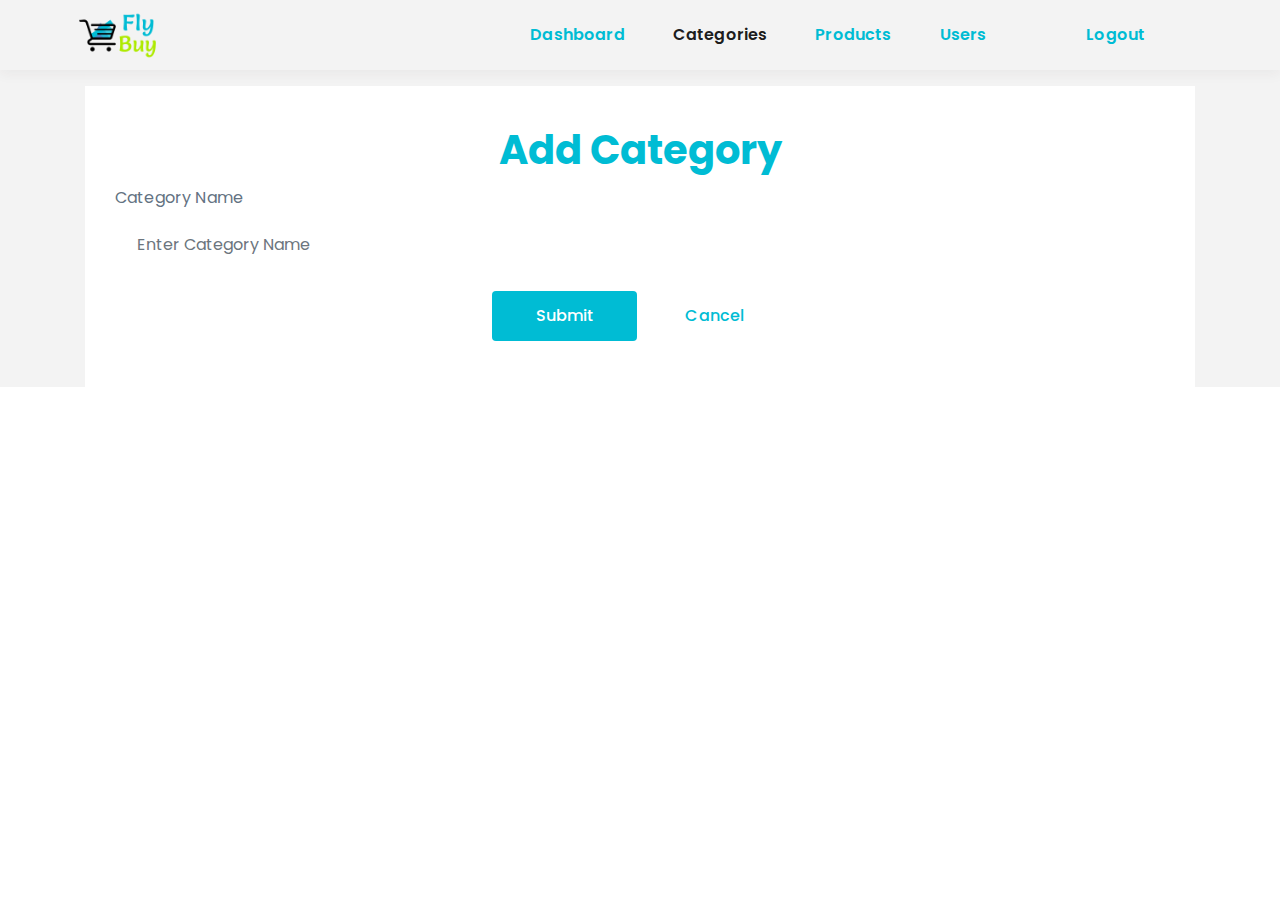
<file: admin/add-category.html>
<!DOCTYPE html>
<html lang="en">
<head>
    <meta charset="utf-8">
    <meta http-equiv="X-UA-Compatible" content="IE=edge">
    <meta name="viewport" content="width=device-width, initial-scale=1, shrink-to-fit=no">
    <!-- favicon -->
    <link rel="shortcut icon" href="../assets/images/icons/favicon.ico">
    <!-- Site Title -->
    <title>FlyBuy</title>
    <!-- Google Fonts -->
    <link href="https://fonts.googleapis.com/css?family=Poppins:400,500,600,700" rel="stylesheet">
    <!-- Fonts for icons -->
    <link href="../assets/css/all-fontawesome.min.css" rel="stylesheet">
    <!-- bootstrap -->
    <link href="../assets/css/bootstrap.min.css" rel="stylesheet">
    <!-- Plugins CSS -->
    <link href="../assets/css/plugins/spacing-and-height.css" rel="stylesheet">
    <link href="../assets/css/plugins/magnific-popup.css" rel="stylesheet">
    <link href="../assets/css/plugins/dropkick.css" rel="stylesheet">
    <!-- Style CSS -->
    <link href="../assets/css/theme-modules.css" rel="stylesheet">
    <link href="../assets/css/custom.css" rel="stylesheet">
</head>

<body>
    <div id="admin-content" class="bg-color-gray">
        <!-- Header -->
        <!-- Navbar -->
        <nav class="navbar navbar-expand-md navbar-light">
            <div class="container-fluid mx-0 mx-md-20px mx-lg-60px">
                <a class="navbar-brand" href="index.html">
                    <img class="etcodes-normal-logo" src="../assets/images/logo_1.png" width="85" height="22" alt="Logo">
                    <img class="etcodes-mobile-logo" src="../assets/images/logo_1.png" width="65" height="22" alt="Logo">
                </a>
                <button class="navbar-toggler hamburger-menu-btn" type="button" data-toggle="collapse" data-target="#navbarNavDropdown"
                    aria-controls="navbarNavDropdown" aria-expanded="false" aria-label="Toggle navigation">
                    <span>toggle menu</span>
                </button>
                <div class="collapse navbar-collapse" id="navbarNavDropdown">
                    <ul class="navbar-nav ml-auto">
                        <li class="nav-item">
                            <a class="nav-link" href="index.html">Dashboard</a>
                        </li>
                        <li class="nav-item active">
                            <a class="nav-link" href="categories.html">Categories</a>
                        </li>
                        <li class="nav-item">
                            <a class="nav-link" href="products.html">Products</a>
                        </li>
                        <li class="nav-item">
                            <a class="nav-link" href="users.html">Users</a>
                        </li>
                        <li class="nav-item login-btn">
                            <a href="./login/index.html" class="btn btn-fill"> Logout
                            </a>
                        </li>
                    </ul>
                </div>
            </div>
        </nav>
        <!-- End Header -->
        <!-- main -->
        <div class="page-container container scene-main scene-main--fade_In">
            <div class="container admin-wrapper bg-color-white p-30px">
                <!-- <div class="alert alert-dismissible alert-success" id="category" role="alert">
                    <span id="category_message">alret</span>
                </div> -->
                <div class="section-title text-center">
                    <h1>Add Category</h1>
                </div>
                <!-- Category Form -->
                <form id="category_form" enctype="multipart/form-data">
                    <div class="row">
                        <div class="col-sm-12">
                            <div class="form-group">
                                <label>Category Name</label>
                                <input name="name" id="name" value='' type="text" placeholder="Enter Category Name" class="form-control onFocus ui-autocomplete-input" autocomplete="off" data-placeholder="category">
                                <p class="error" id="name_error"></p>
                            </div>
                        </div>
                        <div class="col-sm-12">
                            <div class="form-group">
                                <div class="button-outer text-center">
                                    <button type="submit" id="category_insert" class="btn btn-lime btn-large">Submit</button>
                                    <a href="categories.html" id="cancle" class="btn btn-lime btn-large">Cancel</a>
                                </div>
                            </div>
                        </div>
                    </div>
                </form>
            </div>
        </div>
        <!-- End main -->
    </div>
    <!-- ================================================== -->
    <!-- Placed js files at the end of the document so the pages load faster -->
    <script type="text/javascript" src="../assets/js/jquery.min.js"></script>
    <script type="text/javascript" src="../assets/js/plugins/bootstrap.bundle.min.js"></script>
    <script type="text/javascript" src="../assets/js/plugins/jquery.magnific-popup.min.js"></script>
    <script type="text/javascript" src="../assets/js/plugins/owl.carousel.min.js"></script>
    <script type="text/javascript" src="../assets/js/plugins/dropkick.min.js"></script>
    <script type="text/javascript" src="../assets/js/main.js"></script>
</body>

</html>
</file>
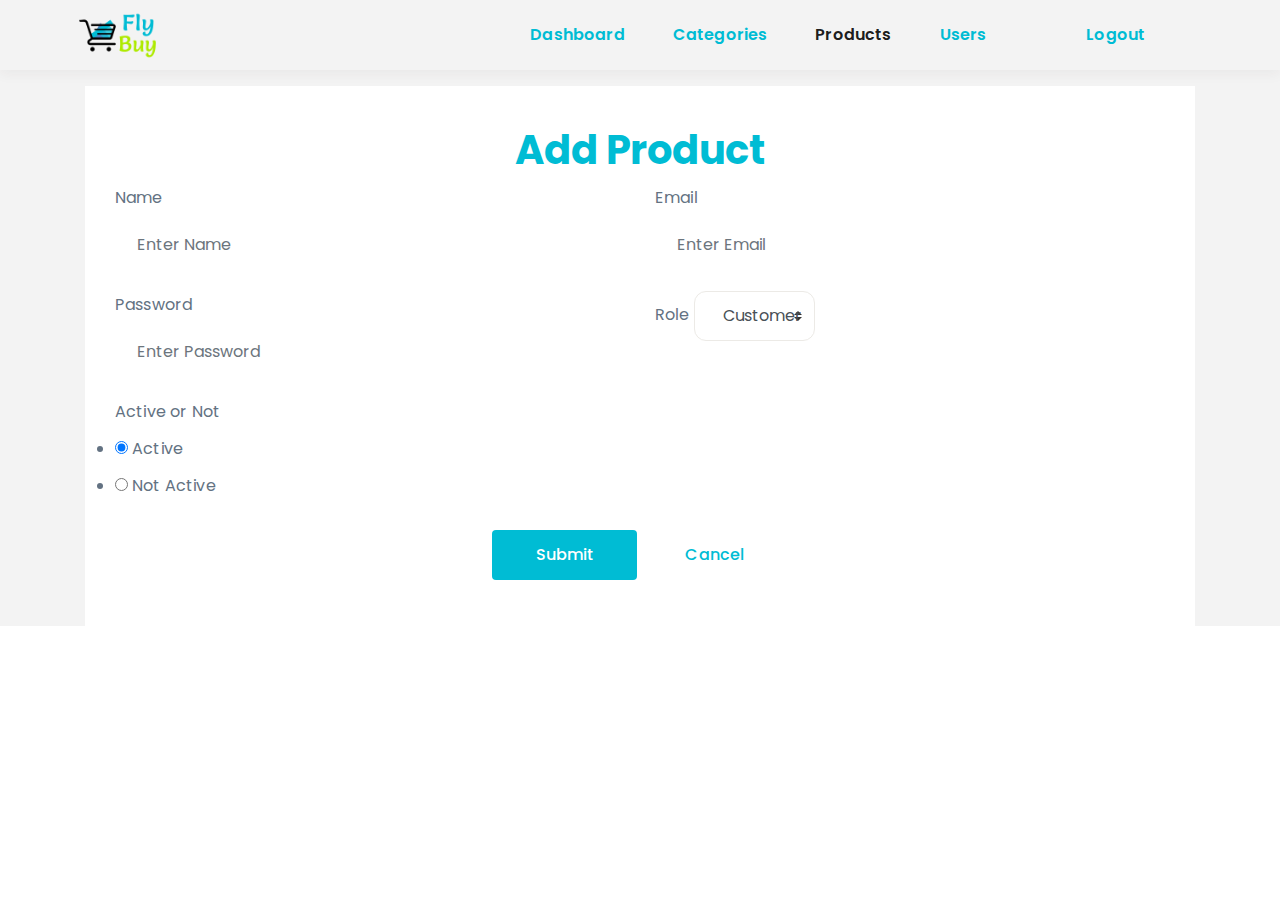
<file: admin/add-product.html>
<!DOCTYPE html>
<html lang="en">
<head>
    <meta charset="utf-8">
    <meta http-equiv="X-UA-Compatible" content="IE=edge">
    <meta name="viewport" content="width=device-width, initial-scale=1, shrink-to-fit=no">
    <!-- favicon -->
    <link rel="shortcut icon" href="../assets/images/icons/favicon.ico">
    <!-- Site Title -->
    <title>FlyBuy</title>
    <!-- Google Fonts -->
    <link href="https://fonts.googleapis.com/css?family=Poppins:400,500,600,700" rel="stylesheet">
    <!-- Fonts for icons -->
    <link href="../assets/css/all-fontawesome.min.css" rel="stylesheet">
    <!-- bootstrap -->
    <link href="../assets/css/bootstrap.min.css" rel="stylesheet">
    <!-- Plugins CSS -->
    <link href="../assets/css/plugins/owl.carousel.min.css" rel="stylesheet">
    <link href="../assets/css/plugins/magnific-popup.css" rel="stylesheet">
    <link href="../assets/css/plugins/spacing-and-height.css" rel="stylesheet">
    <link href="../assets/css/plugins/dropkick.css" rel="stylesheet">
    <!-- Style CSS -->
    <link href="../assets/css/theme-modules.css" rel="stylesheet">
    
    <link href="../assets/css/custom.css" rel="stylesheet">
</head>

<body>
    <div id="admin-content" class="bg-color-gray">
        <!-- Header -->
        <!-- Navbar -->
        <nav class="navbar navbar-expand-md navbar-light">
            <div class="container-fluid mx-0 mx-md-20px mx-lg-60px">
                <a class="navbar-brand" href="index.html">
                    <img class="etcodes-normal-logo" src="../assets/images/logo_1.png" width="85" height="22" alt="Logo">
                    <img class="etcodes-mobile-logo" src="../assets/images/logo_1.png" width="65" height="22" alt="Logo">
                </a>
                <button class="navbar-toggler hamburger-menu-btn" type="button" data-toggle="collapse" data-target="#navbarNavDropdown"
                    aria-controls="navbarNavDropdown" aria-expanded="false" aria-label="Toggle navigation">
                    <span>toggle menu</span>
                </button>
                <div class="collapse navbar-collapse" id="navbarNavDropdown">
                    <ul class="navbar-nav ml-auto">
                        <li class="nav-item">
                            <a class="nav-link" href="index.html">Dashboard</a>
                        </li>
                        <li class="nav-item">
                            <a class="nav-link" href="categories.html">Categories</a>
                        </li>
                        <li class="nav-item active">
                            <a class="nav-link" href="products.html">Products</a>
                        </li>
                        <li class="nav-item">
                            <a class="nav-link" href="users.html">Users</a>
                        </li>
                        <li class="nav-item login-btn">
                            <a href="./login/index.html" class="btn btn-fill"> Logout
                            </a>
                        </li>
                    </ul>
                </div>
            </div>
        </nav>
        <!-- End Header -->
        <!-- main -->
        <div class="page-container container scene-main scene-main--fade_In">
            <div class="container admin-wrapper bg-color-white p-30px">
                <div class="section-title text-center">
                    <h1>Add Product</h1>
                </div>
                <!-- Product Form -->
                <form id="product_form" enctype="multipart/form-data">
                    <div class="row">
                        <div class="col-sm-6">
                            <div class="form-group">
                                <label>Name</label>
                                <input name="name" id="name" value='' type="text" placeholder="Enter Name" class="form-control onFocus ui-autocomplete-input" autocomplete="off" data-placeholder="name">
                                <p class="error" id="name_error"></p>
                            </div>
                        </div>
                        <div class="col-sm-6">
                            <div class="form-group">
                                <label>Email</label>
                                <input name="email" id="email" value='' type="email" placeholder="Enter Email" class="form-control onFocus ui-autocomplete-input" autocomplete="off" data-placeholder="email">
                                <p class="error" id="email_error"></p>
                            </div>
                        </div>
                        <div class="col-sm-6">
                            <div class="form-group">
                                <label>Password</label>
                                <input name="password" id="password" value='' type="password" placeholder="Enter Password" class="form-control onFocus ui-autocomplete-input" autocomplete="off" data-placeholder="password">
                                <p class="error" id="pass_error"></p>
                            </div>
                        </div>
                        <div class="col-sm-6">
                            <div class="form-group">
                                <label>Role</label>
                                <select id="role" name="role" class="custom-dropdown">
                                    <option value="customer" selected>Customer</option>
                                    <option value="seller">Seller</option>
                                    <option value="admin">Admin</option>
                                </select>
                            </div>
                        </div>
                        <div class="col-sm-6">
                            <div class="form-group">
                                <label>Active or Not</label>
                                <ul class="radio-listing clearfix">
                                    <li>
                                        <input type="radio" id="active" value="1"checked name="radio">
                                        <label for="active">Active</label>
                                    </li>
                                    <li>
                                        <input type="radio" id="not_active" value="0" name="radio">
                                        <label for="not_active">Not Active</label>
                                    </li>
                                </ul>
                            </div>
                        </div>
                        <div class="col-sm-12">
                            <div class="form-group">
                                <div class="button-outer text-center">
                                    <button type="submit" id="product_insert" class="btn btn-lime btn-large">Submit</button>
                                    <a href="products.html" id="cancle" class="btn btn-lime btn-large">Cancel</a>
                                </div>
                            </div>
                        </div>
                    </div>
                </form>
            </div>
        </div>
        <!-- End main -->
    </div>
    <!-- ================================================== -->
    <!-- Placed js files at the end of the document so the pages load faster -->
    <script type="text/javascript" src="../assets/js/jquery.min.js"></script>
    <script type="text/javascript" src="../assets/js/plugins/bootstrap.bundle.min.js"></script>
    <script type="text/javascript" src="../assets/js/plugins/jquery.magnific-popup.min.js"></script>
    <script type="text/javascript" src="../assets/js/plugins/owl.carousel.min.js"></script>
    <script type="text/javascript" src="../assets/js/plugins/dropkick.min.js"></script>
    <script type="text/javascript" src="../assets/js/main.js"></script>
</body>

</html>
</file>
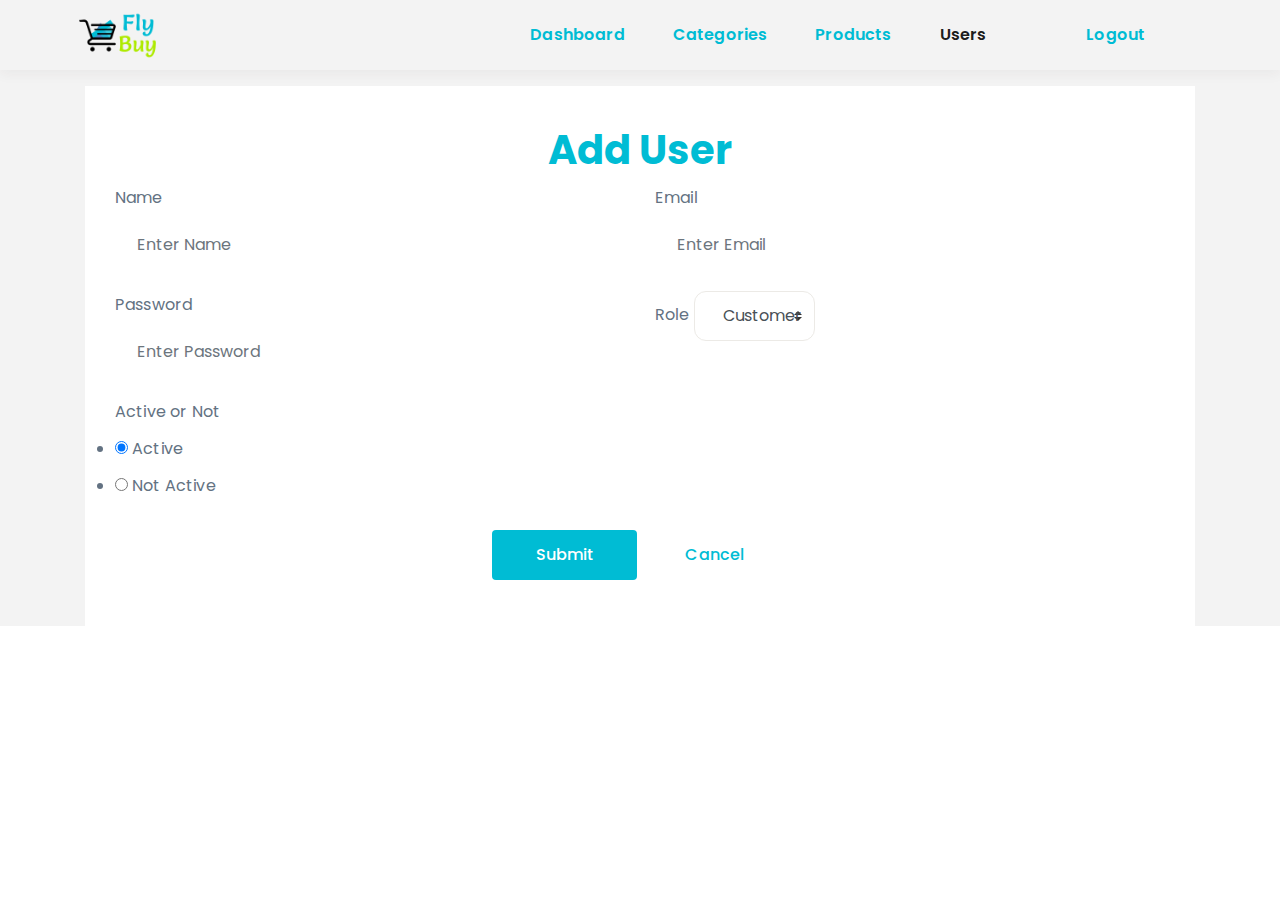
<file: admin/add-user.html>
<!DOCTYPE html>
<html lang="en">
<head>
    <meta charset="utf-8">
    <meta http-equiv="X-UA-Compatible" content="IE=edge">
    <meta name="viewport" content="width=device-width, initial-scale=1, shrink-to-fit=no">
    <!-- favicon -->
    <link rel="shortcut icon" href="../assets/images/icons/favicon.ico">
    <!-- Site Title -->
    <title>FlyBuy</title>
    <!-- Google Fonts -->
    <link href="https://fonts.googleapis.com/css?family=Poppins:400,500,600,700" rel="stylesheet">
    <!-- Fonts for icons -->
    <link href="../assets/css/all-fontawesome.min.css" rel="stylesheet">
    <!-- bootstrap -->
    <link href="../assets/css/bootstrap.min.css" rel="stylesheet">
    <!-- Plugins CSS -->
    <link href="../assets/css/plugins/owl.carousel.min.css" rel="stylesheet">
    <link href="../assets/css/plugins/magnific-popup.css" rel="stylesheet">
    <link href="../assets/css/plugins/spacing-and-height.css" rel="stylesheet">
    <link href="../assets/css/plugins/dropkick.css" rel="stylesheet">
    <!-- Style CSS -->
    <link href="../assets/css/theme-modules.css" rel="stylesheet">
    
    <link href="../assets/css/custom.css" rel="stylesheet">
</head>

<body>
    <div id="admin-content" class="bg-color-gray">
        <!-- Header -->
        <!-- Navbar -->
        <nav class="navbar navbar-expand-md navbar-light">
            <div class="container-fluid mx-0 mx-md-20px mx-lg-60px">
                <a class="navbar-brand" href="index.html">
                    <img class="etcodes-normal-logo" src="../assets/images/logo_1.png" width="85" height="22" alt="Logo">
                    <img class="etcodes-mobile-logo" src="../assets/images/logo_1.png" width="65" height="22" alt="Logo">
                </a>
                <button class="navbar-toggler hamburger-menu-btn" type="button" data-toggle="collapse" data-target="#navbarNavDropdown"
                    aria-controls="navbarNavDropdown" aria-expanded="false" aria-label="Toggle navigation">
                    <span>toggle menu</span>
                </button>
                <div class="collapse navbar-collapse" id="navbarNavDropdown">
                    <ul class="navbar-nav ml-auto">
                        <li class="nav-item">
                            <a class="nav-link" href="index.html">Dashboard</a>
                        </li>
                        <li class="nav-item">
                            <a class="nav-link" href="categories.html">Categories</a>
                        </li>
                        <li class="nav-item">
                            <a class="nav-link" href="products.html">Products</a>
                        </li>
                        <li class="nav-item active">
                            <a class="nav-link" href="users.html">Users</a>
                        </li>
                        <li class="nav-item login-btn">
                            <a href="./login/index.html" class="btn btn-fill"> Logout
                            </a>
                        </li>
                    </ul>
                </div>
            </div>
        </nav>
        <!-- End Header -->
        <!-- main -->
        <div class="page-container container scene-main scene-main--fade_In">
            <div class="container admin-wrapper bg-color-white p-30px">
                <div class="section-title text-center">
                    <h1>Add User</h1>
                </div>
                <!-- User Form -->
                <form id="user_form" enctype="multipart/form-data">
                    <div class="row">
                        <div class="col-sm-6">
                            <div class="form-group">
                                <label>Name</label>
                                <input name="name" id="name" value='' type="text" placeholder="Enter Name" class="form-control onFocus ui-autocomplete-input" autocomplete="off" data-placeholder="name">
                                <p class="error" id="name_error"></p>
                            </div>
                        </div>
                        <div class="col-sm-6">
                            <div class="form-group">
                                <label>Email</label>
                                <input name="email" id="email" value='' type="email" placeholder="Enter Email" class="form-control onFocus ui-autocomplete-input" autocomplete="off" data-placeholder="email">
                                <p class="error" id="email_error"></p>
                            </div>
                        </div>
                        <div class="col-sm-6">
                            <div class="form-group">
                                <label>Password</label>
                                <input name="password" id="password" value='' type="password" placeholder="Enter Password" class="form-control onFocus ui-autocomplete-input" autocomplete="off" data-placeholder="password">
                                <p class="error" id="pass_error"></p>
                            </div>
                        </div>
                        <div class="col-sm-6">
                            <div class="form-group">
                                <label>Role</label>
                                <select id="role" name="role" class="custom-dropdown">
                                    <option value="customer" selected>Customer</option>
                                    <option value="seller">Seller</option>
                                    <option value="admin">Admin</option>
                                </select>
                            </div>
                        </div>
                        <div class="col-sm-6">
                            <div class="form-group">
                                <label>Active or Not</label>
                                <ul class="radio-listing clearfix">
                                    <li>
                                        <input type="radio" id="active" value="1"checked name="radio">
                                        <label for="active">Active</label>
                                    </li>
                                    <li>
                                        <input type="radio" id="not_active" value="0" name="radio">
                                        <label for="not_active">Not Active</label>
                                    </li>
                                </ul>
                            </div>
                        </div>
                        <div class="col-sm-12">
                            <div class="form-group">
                                <div class="button-outer text-center">
                                    <button type="submit" id="user_insert" class="btn btn-lime btn-large">Submit</button>
                                    <a href="users.html" id="cancle" class="btn btn-lime btn-large">Cancel</a>
                                </div>
                            </div>
                        </div>
                    </div>
                </form>
            </div>
        </div>
        <!-- End main -->
    </div>
    <!-- ================================================== -->
    <!-- Placed js files at the end of the document so the pages load faster -->
    <script type="text/javascript" src="../assets/js/jquery.min.js"></script>
    <script type="text/javascript" src="../assets/js/plugins/bootstrap.bundle.min.js"></script>
    <script type="text/javascript" src="../assets/js/plugins/jquery.magnific-popup.min.js"></script>
    <script type="text/javascript" src="../assets/js/plugins/owl.carousel.min.js"></script>
    <script type="text/javascript" src="../assets/js/plugins/dropkick.min.js"></script>
    <script type="text/javascript" src="../assets/js/main.js"></script>
</body>

</html>
</file>
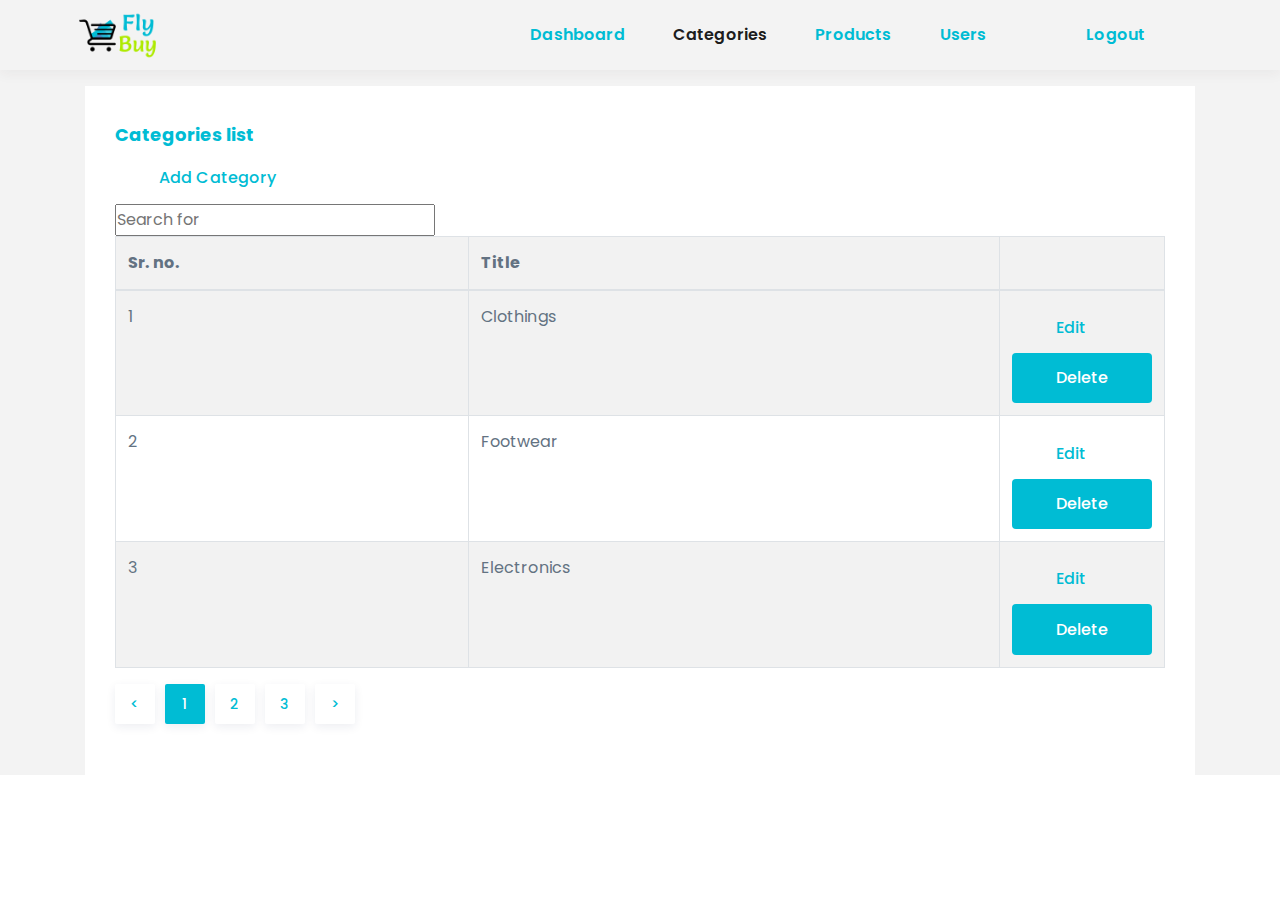
<file: admin/categories.html>
<!DOCTYPE html>
<html lang="en">
<head>
    <meta charset="utf-8">
    <meta http-equiv="X-UA-Compatible" content="IE=edge">
    <meta name="viewport" content="width=device-width, initial-scale=1, shrink-to-fit=no">
    <!-- favicon -->
    <link rel="shortcut icon" href="../assets/images/icons/favicon.ico">
    <!-- Site Title -->
    <title>FlyBuy</title>
    <!-- Google Fonts -->
    <link href="https://fonts.googleapis.com/css?family=Poppins:400,500,600,700" rel="stylesheet">
    <!-- Fonts for icons -->
    <link href="../assets/css/all-fontawesome.min.css" rel="stylesheet">
    <!-- bootstrap -->
    <link href="../assets/css/bootstrap.min.css" rel="stylesheet">
    <!-- Plugins CSS -->
    <link href="../assets/css/plugins/owl.carousel.min.css" rel="stylesheet">
    <link href="../assets/css/plugins/magnific-popup.css" rel="stylesheet">
    <link href="../assets/css/plugins/spacing-and-height.css" rel="stylesheet">
    <link href="../assets/css/plugins/dropkick.css" rel="stylesheet">
    <!-- Style CSS -->
    <link href="../assets/css/theme-modules.css" rel="stylesheet">
    
    <link href="../assets/css/custom.css" rel="stylesheet">
</head>

<body>
    <div id="admin-content" class="bg-color-gray">
        <!-- Header -->
        <!-- Navbar -->
        <nav class="navbar navbar-expand-md navbar-light">
            <div class="container-fluid mx-0 mx-md-20px mx-lg-60px">
                <a class="navbar-brand" href="index.html">
                    <img class="etcodes-normal-logo" src="../assets/images/logo_1.png" width="85" height="22" alt="Logo">
                    <img class="etcodes-mobile-logo" src="../assets/images/logo_1.png" width="65" height="22" alt="Logo">
                </a>
                <button class="navbar-toggler hamburger-menu-btn" type="button" data-toggle="collapse" data-target="#navbarNavDropdown"
                    aria-controls="navbarNavDropdown" aria-expanded="false" aria-label="Toggle navigation">
                    <span>toggle menu</span>
                </button>
                <div class="collapse navbar-collapse" id="navbarNavDropdown">
                    <ul class="navbar-nav ml-auto">
                        <li class="nav-item">
                            <a class="nav-link" href="index.html">Dashboard</a>
                        </li>
                        <li class="nav-item active">
                            <a class="nav-link" href="categories.html">Categories</a>
                        </li>
                        <li class="nav-item">
                            <a class="nav-link" href="products.html">Products</a>
                        </li>
                        <li class="nav-item">
                            <a class="nav-link" href="users.html">Users</a>
                        </li>
                        <li class="nav-item login-btn">
                            <a href="./login/index.html" class="btn btn-fill"> Logout
                            </a>
                        </li>
                    </ul>
                </div>
            </div>
        </nav>
        <!-- End Header -->
        <!-- main -->
        <div class="page-container container scene-main scene-main--fade_In">
            <div class="container admin-wrapper bg-color-white p-30px">
                <!-- <div class="alert alert-dismissible alert-success" id="category" role="alert">
                    <span id="category_message">alret</span>
                </div> -->
                <div class="section-title">
                    <h5>Categories list</h5>
                    <div class="button-outer">
                        <a type="button" href="add-category.html" class="btn btn-lime">Add Category</a>
                    </div>
                </div>
                <input type="text" id="myInput" placeholder="Search for">
                <div class="table-responsive">
                    <table class="table admin-table table-bordered table-striped">
                        <tr>
                            <th>Sr. no.</th>
                            <th>Title</th>
                            <th></th>
                        </tr>
                        <tbody id="list">
                        <tr>
                            <td>1</td>
                            <td>Clothings</td>
                            <td style="width:140px;">
                                <div class="button-outer" style="width:140px;">
                                    <a type="button" href="#" class="btn btn-lime btn-xs">Edit</a>
                                    <button type="button" id="delete_category" data-toggle="modal" data-id="1" data-target="#category_delete" class="delete btn btn-lime btn-xs">Delete</button>
                                </div>
                            </td>
                        </tr>
                        <tr>
                            <td>2</td>
                            <td>Footwear</td>
                            <td style="width:140px;">
                                <div class="button-outer" style="width:140px;">
                                    <a type="button" href="#" class="btn btn-lime btn-xs">Edit</a>
                                    <button type="button" id="delete_category" data-toggle="modal" data-id="1" data-target="#category_delete" class="delete btn btn-lime btn-xs">Delete</button>
                                </div>
                            </td>
                        </tr>
                        <tr>
                            <td>3</td>
                            <td>Electronics</td>
                            <td style="width:140px;">
                                <div class="button-outer" style="width:140px;">
                                    <a type="button" href="#" class="btn btn-lime btn-xs">Edit</a>
                                    <button type="button" id="delete_category" data-toggle="modal" data-id="1" data-target="#category_delete" class="delete btn btn-lime btn-xs">Delete</button>
                                </div>
                            </td>
                        </tr>
                        </tbody>
                    </table>
                </div>
                <nav class="pagination_holder">
                    <ul class="pagination">

                        <li class="page-item">
                            <a class="page-link" href="#" aria-label="Next">
                                <span>
                                    &lt;
                                </span>
                                <span class="sr-only">Next</span>
                            </a>
                        </li>
                        <li class="page-item active">
                            <a class="page-link" href="#">1</a>
                        </li>
                        <li class="page-item">
                            <a class="page-link" href="#">2</a>
                        </li>
                        <li class="page-item">
                            <a class="page-link" href="#">3</a>
                        </li>
                        <li class="page-item">
                            <a class="page-link" href="#" aria-label="Next">
                                <span>
                                    &gt;
                                </span>
                                <span class="sr-only">Next</span>
                            </a>
                        </li>
                    </ul>
                </nav>
            </div>
        </div>
        <!-- End main -->
    </div>

<!-- Delete Modal Start -->
<div class="modal fade" id="category_delete">
    <div class="modal-dialog modal-sm delete-modal">
        <div class="modal-content">  
            <!-- Modal Header -->
            <div class="modal-header">
                <h6 class="modal-title">Delete Category</h6>
            </div>  
            <!-- Modal body -->
            <div class="modal-body">
                <p>Do you really want to delete?</p>
            </div>
            <!-- Modal footer -->
            <div class="modal-footer">
                <a type="button" id="delete_modal_category" data-id="" class="btn btn-lime btn-xs" >Yes</a>
                <button type="submit" class="btn btn-lime btn-xs" data-dismiss="modal">No</button>
            </div>
        </div>
    </div>
</div>
<!-- Delete Modal End -->

    <!-- ================================================== -->
    <!-- Placed js files at the end of the document so the pages load faster -->
    <script type="text/javascript" src="../assets/js/jquery.min.js"></script>
    <script type="text/javascript" src="../assets/js/plugins/bootstrap.bundle.min.js"></script>
    <script type="text/javascript" src="../assets/js/plugins/jquery.magnific-popup.min.js"></script>
    <script type="text/javascript" src="../assets/js/plugins/owl.carousel.min.js"></script>
    <script type="text/javascript" src="../assets/js/plugins/dropkick.min.js"></script>
    <script type="text/javascript" src="../assets/js/main.js"></script>
    <script type="text/javascript" src="../assets/js/main.js"></script>
</body>

</html>
</file>
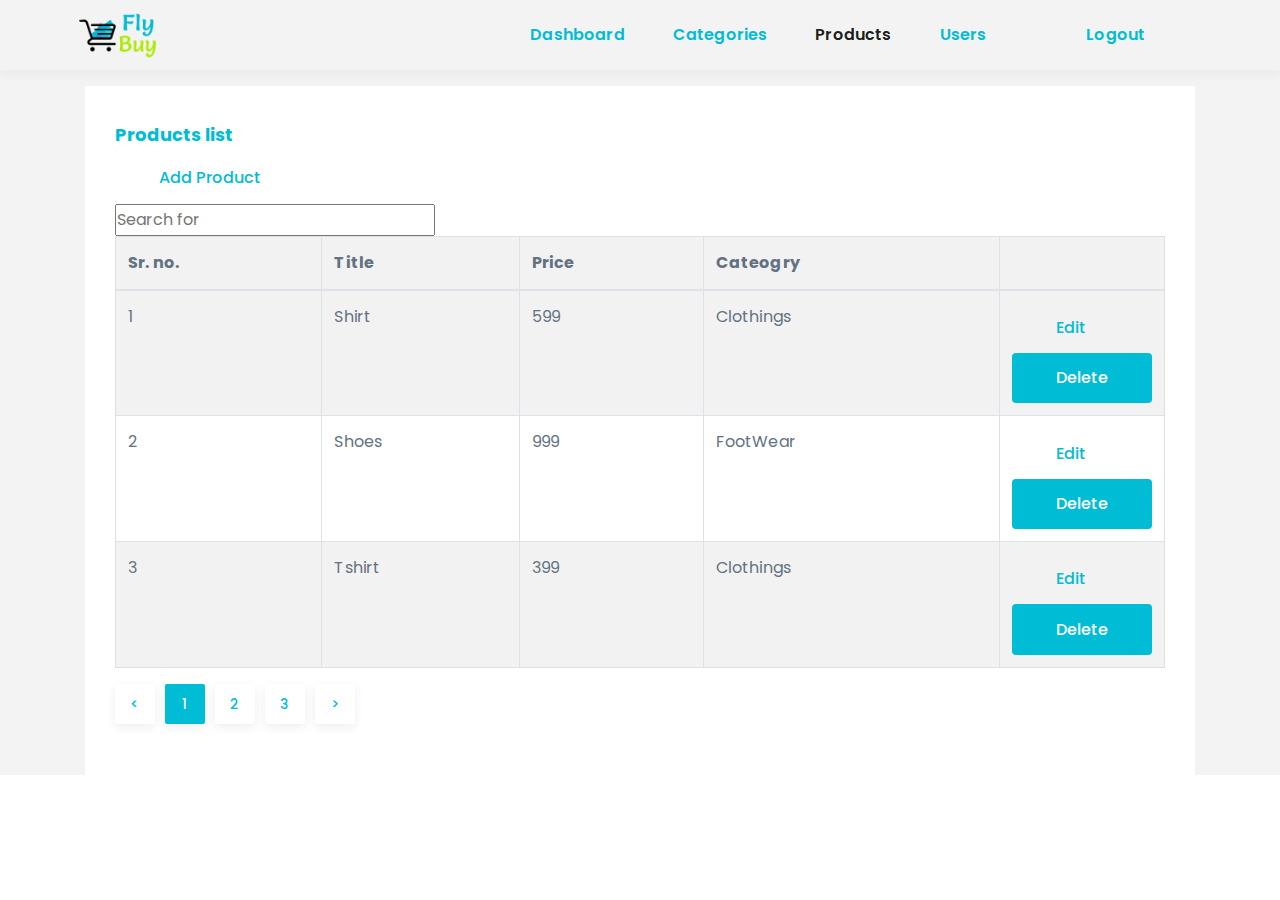
<file: admin/products.html>
<!DOCTYPE html>
<html lang="en">
<head>
    <meta charset="utf-8">
    <meta http-equiv="X-UA-Compatible" content="IE=edge">
    <meta name="viewport" content="width=device-width, initial-scale=1, shrink-to-fit=no">
    <!-- favicon -->
    <link rel="shortcut icon" href="../assets/images/icons/favicon.ico">
    <!-- Site Title -->
    <title>FlyBuy</title>
    <!-- Google Fonts -->
    <link href="https://fonts.googleapis.com/css?family=Poppins:400,500,600,700" rel="stylesheet">
    <!-- Fonts for icons -->
    <link href="../assets/css/all-fontawesome.min.css" rel="stylesheet">
    <!-- bootstrap -->
    <link href="../assets/css/bootstrap.min.css" rel="stylesheet">
    <!-- Plugins CSS -->
    <link href="../assets/css/plugins/owl.carousel.min.css" rel="stylesheet">
    <link href="../assets/css/plugins/magnific-popup.css" rel="stylesheet">
    <link href="../assets/css/plugins/spacing-and-height.css" rel="stylesheet">
    <link href="../assets/css/plugins/dropkick.css" rel="stylesheet">
    <!-- Style CSS -->
    <link href="../assets/css/theme-modules.css" rel="stylesheet">
    
    <link href="../assets/css/custom.css" rel="stylesheet">
</head>

<body>
    <div id="admin-content" class="bg-color-gray">
        <!-- Header -->
        <!-- Navbar -->
        <nav class="navbar navbar-expand-md navbar-light">
            <div class="container-fluid mx-0 mx-md-20px mx-lg-60px">
                <a class="navbar-brand" href="index.html">
                    <img class="etcodes-normal-logo" src="../assets/images/logo_1.png" width="85" height="22" alt="Logo">
                    <img class="etcodes-mobile-logo" src="../assets/images/logo_1.png" width="65" height="22" alt="Logo">
                </a>
                <button class="navbar-toggler hamburger-menu-btn" type="button" data-toggle="collapse" data-target="#navbarNavDropdown"
                    aria-controls="navbarNavDropdown" aria-expanded="false" aria-label="Toggle navigation">
                    <span>toggle menu</span>
                </button>
                <div class="collapse navbar-collapse" id="navbarNavDropdown">
                    <ul class="navbar-nav ml-auto">
                        <li class="nav-item">
                            <a class="nav-link" href="index.html">Dashboard</a>
                        </li>
                        <li class="nav-item">
                            <a class="nav-link" href="categories.html">Categories</a>
                        </li>
                        <li class="nav-item active">
                            <a class="nav-link" href="products.html">Products</a>
                        </li>
                        <li class="nav-item">
                            <a class="nav-link" href="users.html">Users</a>
                        </li>
                        <li class="nav-item login-btn">
                            <a href="./login/index.html" class="btn btn-fill"> Logout
                            </a>
                        </li>
                    </ul>
                </div>
            </div>
        </nav>
        <!-- End Header -->
        <!-- main -->
        <div class="page-container container scene-main scene-main--fade_In">
            <div class="container admin-wrapper bg-color-white p-30px">
                <div class="section-title">
                    <h5>Products list</h5>
                    <div class="button-outer">
                        <a type="button" href="add-product.html" class="btn btn-lime">Add Product</a>
                    </div>
                </div>
                <input type="text" id="myInput" placeholder="Search for">
                <div class="table-responsive">
                    <table class="table admin-table table-bordered table-striped">
                        <tr>
                            <th>Sr. no.</th>
                            <th>Title</th>
                            <th>Price</th>
                            <th>Cateogry</th>
                            <th></th>
                        </tr>
                        <tbody id="list">
                        <tr>
                            <td>1</td>
                            <td>Shirt</td>
                            <td>599</td>
                            <td>Clothings</td>
                            <td style="width:140px;">
                                <div class="button-outer" style="width:140px;">
                                    <a type="button" href="#" class="btn btn-lime btn-xs">Edit</a>
                                    <button type="button" id="delete_product" data-toggle="modal" data-id="1" data-target="#product_delete" class="delete btn btn-lime btn-xs">Delete</button>
                                </div>
                            </td>
                        </tr>
                        <tr>
                            <td>2</td>
                            <td>Shoes</td>
                            <td>999</td>
                            <td>FootWear</td>
                            <td style="width:140px;">
                                <div class="button-outer" style="width:140px;">
                                    <a type="button" href="#" class="btn btn-lime btn-xs">Edit</a>
                                    <button type="button" id="delete_product" data-toggle="modal" data-id="1" data-target="#product_delete" class="delete btn btn-lime btn-xs">Delete</button>
                                </div>
                            </td>
                        </tr>
                        <tr>
                            <td>3</td>
                            <td>Tshirt</td>
                            <td>399</td>
                            <td>Clothings</td>
                            <td style="width:140px;">
                                <div class="button-outer" style="width:140px;">
                                    <a type="button" href="#" class="btn btn-lime btn-xs">Edit</a>
                                    <button type="button" id="delete_product" data-toggle="modal" data-id="1" data-target="#product_delete" class="delete btn btn-lime btn-xs">Delete</button>
                                </div>
                            </td>
                        </tr>
                        </tbody>
                    </table>
                </div>
                <nav class="pagination_holder">
                    <ul class="pagination">

                        <li class="page-item">
                            <a class="page-link" href="#" aria-label="Next">
                                <span>
                                    &lt;
                                </span>
                                <span class="sr-only">Next</span>
                            </a>
                        </li>
                        <li class="page-item active">
                            <a class="page-link" href="#">1</a>
                        </li>
                        <li class="page-item">
                            <a class="page-link" href="#">2</a>
                        </li>
                        <li class="page-item">
                            <a class="page-link" href="#">3</a>
                        </li>
                        <li class="page-item">
                            <a class="page-link" href="#" aria-label="Next">
                                <span>
                                    &gt;
                                </span>
                                <span class="sr-only">Next</span>
                            </a>
                        </li>
                    </ul>
                </nav>
            </div>
        </div>
        <!-- End main -->
    </div>

<!-- Delete Modal Start -->
<div class="modal fade" id="product_delete">
    <div class="modal-dialog modal-sm delete-modal">
        <div class="modal-content">  
            <!-- Modal Header -->
            <div class="modal-header">
                <h6 class="modal-title">Delete Product</h6>
            </div>  
            <!-- Modal body -->
            <div class="modal-body">
                <p>Do you really want to delete?</p>
            </div>
            <!-- Modal footer -->
            <div class="modal-footer">
                <a type="button" id="delete_modal_product" data-id="" class="btn btn-lime btn-xs" >Yes</a>
                <button type="submit" class="btn btn-lime btn-xs" data-dismiss="modal">No</button>
            </div>
        </div>
    </div>
</div>
<!-- Delete Modal End -->

    <!-- ================================================== -->
    <!-- Placed js files at the end of the document so the pages load faster -->
    <script type="text/javascript" src="../assets/js/jquery.min.js"></script>
    <script type="text/javascript" src="../assets/js/plugins/bootstrap.bundle.min.js"></script>
    <script type="text/javascript" src="../assets/js/plugins/jquery.magnific-popup.min.js"></script>
    <script type="text/javascript" src="../assets/js/plugins/owl.carousel.min.js"></script>
    <script type="text/javascript" src="../assets/js/plugins/dropkick.min.js"></script>
    <script type="text/javascript" src="../assets/js/main.js"></script>
</body>

</html>
</file>
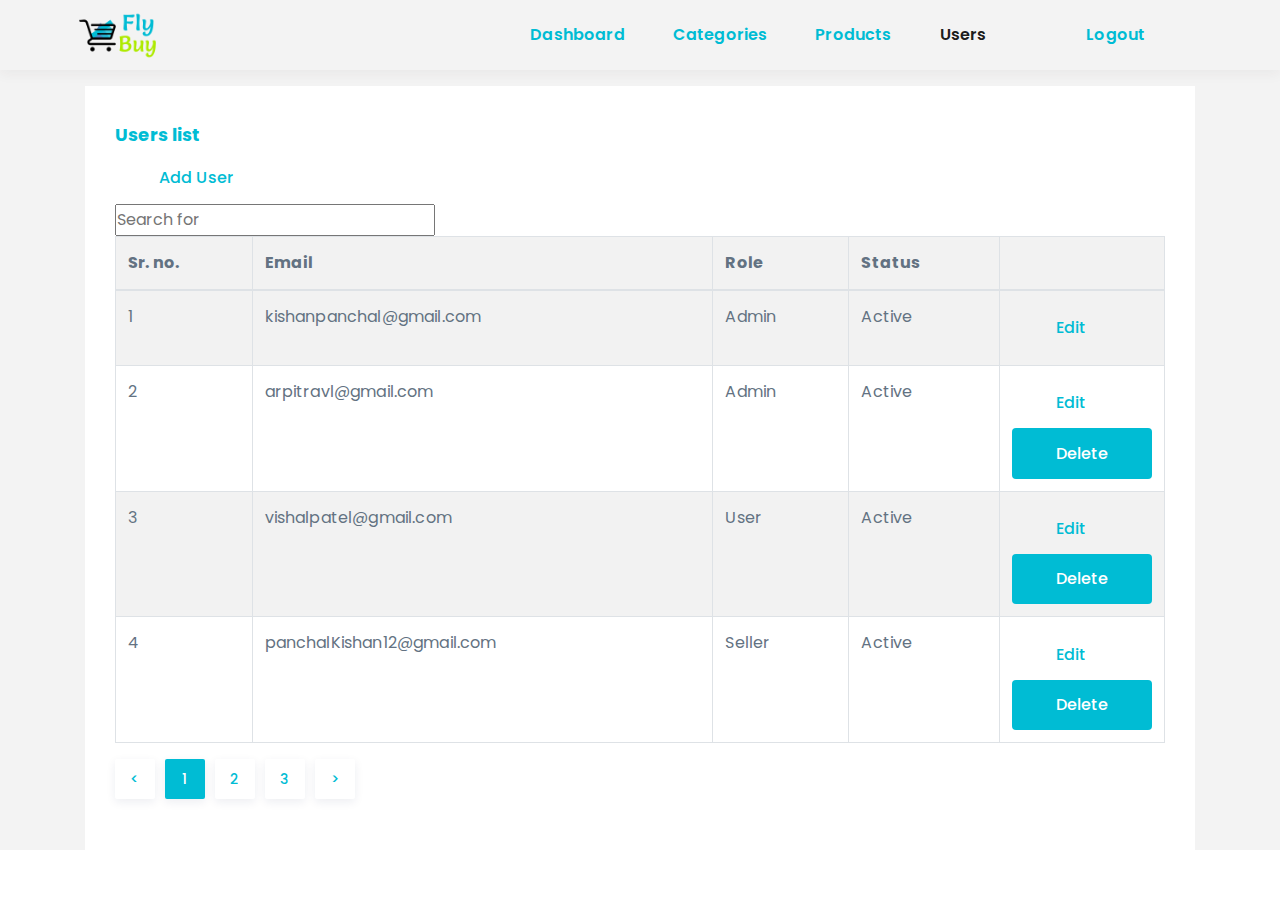
<file: admin/users.html>
<!DOCTYPE html>
<html lang="en">
<head>
    <meta charset="utf-8">
    <meta http-equiv="X-UA-Compatible" content="IE=edge">
    <meta name="viewport" content="width=device-width, initial-scale=1, shrink-to-fit=no">
    <!-- favicon -->
    <link rel="shortcut icon" href="../assets/images/icons/favicon.ico">
    <!-- Site Title -->
    <title>FlyBuy</title>
    <!-- Google Fonts -->
    <link href="https://fonts.googleapis.com/css?family=Poppins:400,500,600,700" rel="stylesheet">
    <!-- Fonts for icons -->
    <link href="../assets/css/all-fontawesome.min.css" rel="stylesheet">
    <!-- bootstrap -->
    <link href="../assets/css/bootstrap.min.css" rel="stylesheet">
    <!-- Plugins CSS -->
    <link href="../assets/css/plugins/owl.carousel.min.css" rel="stylesheet">
    <link href="../assets/css/plugins/magnific-popup.css" rel="stylesheet">
    <link href="../assets/css/plugins/spacing-and-height.css" rel="stylesheet">
    <link href="../assets/css/plugins/dropkick.css" rel="stylesheet">
    <!-- Style CSS -->
    <link href="../assets/css/theme-modules.css" rel="stylesheet">
    
    <link href="../assets/css/custom.css" rel="stylesheet">
</head>

<body>
    <div id="admin-content" class="bg-color-gray">
        <!-- Header -->
        <!-- Navbar -->
        <nav class="navbar navbar-expand-md navbar-light">
            <div class="container-fluid mx-0 mx-md-20px mx-lg-60px">
                <a class="navbar-brand" href="index.html">
                    <img class="etcodes-normal-logo" src="../assets/images/logo_1.png" width="85" height="22" alt="Logo">
                    <img class="etcodes-mobile-logo" src="../assets/images/logo_1.png" width="65" height="22" alt="Logo">
                </a>
                <button class="navbar-toggler hamburger-menu-btn" type="button" data-toggle="collapse" data-target="#navbarNavDropdown"
                    aria-controls="navbarNavDropdown" aria-expanded="false" aria-label="Toggle navigation">
                    <span>toggle menu</span>
                </button>
                <div class="collapse navbar-collapse" id="navbarNavDropdown">
                    <ul class="navbar-nav ml-auto">
                        <li class="nav-item">
                            <a class="nav-link" href="index.html">Dashboard</a>
                        </li>
                        <li class="nav-item">
                            <a class="nav-link" href="categories.html">Categories</a>
                        </li>
                        <li class="nav-item">
                            <a class="nav-link" href="products.html">Products</a>
                        </li>
                        <li class="nav-item active">
                            <a class="nav-link" href="users.html">Users</a>
                        </li>
                        <li class="nav-item login-btn">
                            <a href="./login/index.html" class="btn btn-fill"> Logout
                            </a>
                        </li>
                    </ul>
                </div>
            </div>
        </nav>
        <!-- End Header -->
        <!-- main -->
        <div class="page-container container scene-main scene-main--fade_In">
            <div class="container admin-wrapper bg-color-white p-30px">
                <div class="section-title">
                    <h5>Users list</h5>
                    <div class="button-outer">
                        <a type="button" href="add-user.html" class="btn btn-lime">Add User</a>
                    </div>
                </div>
                <input type="text" id="myInput" placeholder="Search for">
                <div class="table-responsive">
                    <table class="table admin-table table-bordered table-striped">
                        <tr>
                            <th>Sr. no.</th>
                            <th>Email</th>
                            <th>Role</th>
                            <th>Status</th>
                            <th></th>
                        </tr>
                        <tbody id="list">
                        <tr>
                            <td>1</td>
                            <td>kishanpanchal@gmail.com</td>
                            <td>Admin</td>
                            <td>Active</td>
                            <td style="width:140px;">
                                <div class="button-outer" style="width:140px;">
                                    <a type="button" href="#" class="btn btn-lime btn-xs">Edit</a>
                                    <!-- <button type="button" id="delete_user" data-toggle="modal" data-id="1" data-target="#user_delete" class="delete btn btn-lime btn-xs">Delete</button> -->
                                </div>
                            </td>
                        </tr>
                        <tr>
                            <td>2</td>
                            <td>arpitravl@gmail.com</td>
                            <td>Admin</td>
                            <td>Active</td>
                            <td style="width:140px;">
                                <div class="button-outer" style="width:140px;">
                                    <a type="button" href="#" class="btn btn-lime btn-xs">Edit</a>
                                    <button type="button" id="delete_user" data-toggle="modal" data-id="1" data-target="#user_delete" class="delete btn btn-lime btn-xs">Delete</button>
                                </div>
                            </td>
                        </tr>
                        <tr>
                            <td>3</td>
                            <td>vishalpatel@gmail.com</td>
                            <td>User</td>
                            <td>Active</td>
                            <td style="width:140px;">
                                <div class="button-outer" style="width:140px;">
                                    <a type="button" href="#" class="btn btn-lime btn-xs">Edit</a>
                                    <button type="button" id="delete_user" data-toggle="modal" data-id="1" data-target="#user_delete" class="delete btn btn-lime btn-xs">Delete</button>
                                </div>
                            </td>
                        </tr>
                        <tr>
                            <td>4</td>
                            <td>panchalKishan12@gmail.com</td>
                            <td>Seller</td>
                            <td>Active</td>
                            <td style="width:140px;">
                                <div class="button-outer" style="width:140px;">
                                    <a type="button" href="#" class="btn btn-lime btn-xs">Edit</a>
                                    <button type="button" id="delete_user" data-toggle="modal" data-id="1" data-target="#user_delete" class="delete btn btn-lime btn-xs">Delete</button>
                                </div>
                            </td>
                        </tr>
                        </tbody>
                    </table>
                </div>
                <nav class="pagination_holder">
                    <ul class="pagination">

                        <li class="page-item">
                            <a class="page-link" href="#" aria-label="Next">
                                <span>
                                    &lt;
                                </span>
                                <span class="sr-only">Next</span>
                            </a>
                        </li>
                        <li class="page-item active">
                            <a class="page-link" href="#">1</a>
                        </li>
                        <li class="page-item">
                            <a class="page-link" href="#">2</a>
                        </li>
                        <li class="page-item">
                            <a class="page-link" href="#">3</a>
                        </li>
                        <li class="page-item">
                            <a class="page-link" href="#" aria-label="Next">
                                <span>
                                    &gt;
                                </span>
                                <span class="sr-only">Next</span>
                            </a>
                        </li>
                    </ul>
                </nav>
            </div>
        </div>
        <!-- End main -->
    </div>

<!-- Delete Modal Start -->
<div class="modal fade" id="user_delete">
    <div class="modal-dialog modal-sm delete-modal">
        <div class="modal-content">  
            <!-- Modal Header -->
            <div class="modal-header">
                <h6 class="modal-title">Delete User</h6>
            </div>  
            <!-- Modal body -->
            <div class="modal-body">
                <p>Do you really want to delete?</p>
            </div>
            <!-- Modal footer -->
            <div class="modal-footer">
                <a type="button" id="delete_modal_user" data-id="" class="btn btn-lime btn-xs" >Yes</a>
                <button type="submit" class="btn btn-lime btn-xs" data-dismiss="modal">No</button>
            </div>
        </div>
    </div>
</div>
<!-- Delete Modal End -->

    <!-- ================================================== -->
    <!-- Placed js files at the end of the document so the pages load faster -->
    <script type="text/javascript" src="../assets/js/jquery.min.js"></script>
    <script type="text/javascript" src="../assets/js/plugins/bootstrap.bundle.min.js"></script>
    <script type="text/javascript" src="../assets/js/plugins/jquery.magnific-popup.min.js"></script>
    <script type="text/javascript" src="../assets/js/plugins/owl.carousel.min.js"></script>
    <script type="text/javascript" src="../assets/js/plugins/dropkick.min.js"></script>
    <script type="text/javascript" src="../assets/js/main.js"></script>
</body>

</html>
</file>
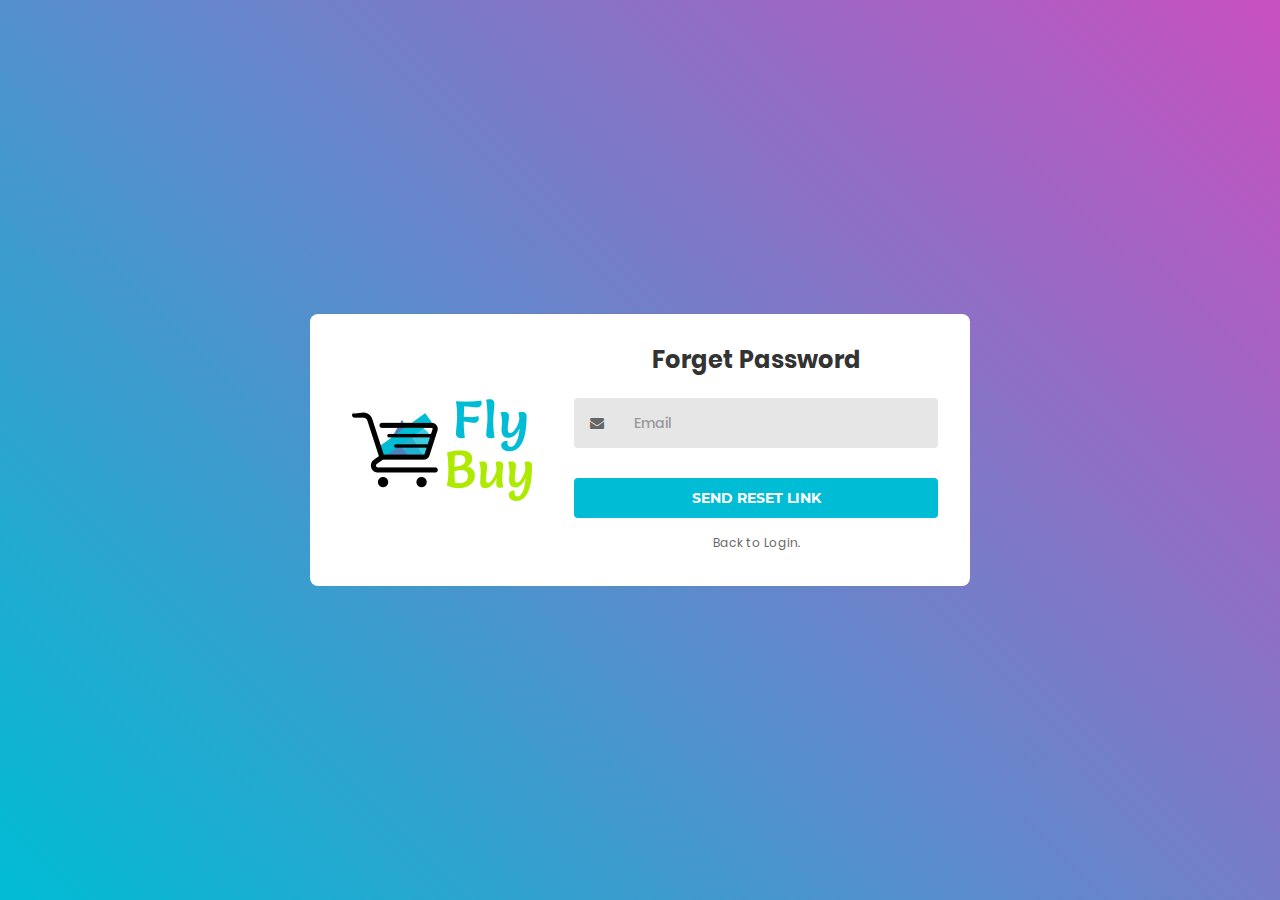
<file: login/forget-password.html>
<!DOCTYPE html>
<html lang="en">
<head>
    <title>Forget Password</title>
    <meta charset="UTF-8">
    <meta name="viewport" content="width=device-width, initial-scale=1">
<!--===============================================================================================-->	
    <link rel="icon" type="image/png" href="../assets/images/icons/favicon.ico"/>
<!--===============================================================================================-->
    <link rel="stylesheet" type="text/css" href="../assets/css/bootstrap.min.css">
<!--===============================================================================================-->
    <link rel="stylesheet" type="text/css" href="../assets/fonts/font-awesome-4.7.0/css/font-awesome.min.css">
<!--===============================================================================================-->
    <link rel="stylesheet" type="text/css" href="../assets/css/util.css">
    <link rel="stylesheet" type="text/css" href="../assets/css/main.css">
<!--===============================================================================================-->
</head>
<body>

    <div class="limiter">
        <div class="container-login">
            <div class="wrap-login">
                <div class="login-pic">
                    <img src="../assets/images/logo_1.png" alt="logo">
                </div>

                <form method="post" class="login-form validate-form">
                    <span class="login-form-title">
                        Forget Password
                    </span>

                    <div class="wrap-input validate-input" data-validate="Valid email is required: ex@abc.xyz">
                        <input class="input" type="text" name="email" placeholder="Email">
                        <span class="focus-input"></span>
                        <span class="symbol-input">
                            <i class="fa fa-envelope" aria-hidden="true"></i>
                        </span>
                    </div>

                    <div class="container-login-form-btn">
                        <button class="login-form-btn send-reset-link">
                            Send Reset link
                        </button>
                    </div>

                    <div class="text-center p-t-12">
                        <a class="txt2" href="index.html">
                            Back to Login.
                        </a>
                    </div>
                </form>
            </div>
        </div>
    </div>


<!--===============================================================================================-->	
    <script src="../assets/js/jquery.min.js"></script>
<!--===============================================================================================-->
    <script src="../assets/js/plugins/bootstrap.bundle.min.js"></script>
<!--===============================================================================================-->
    <script src="../assets/js/login.js"></script>
</body>
</html>
</file>
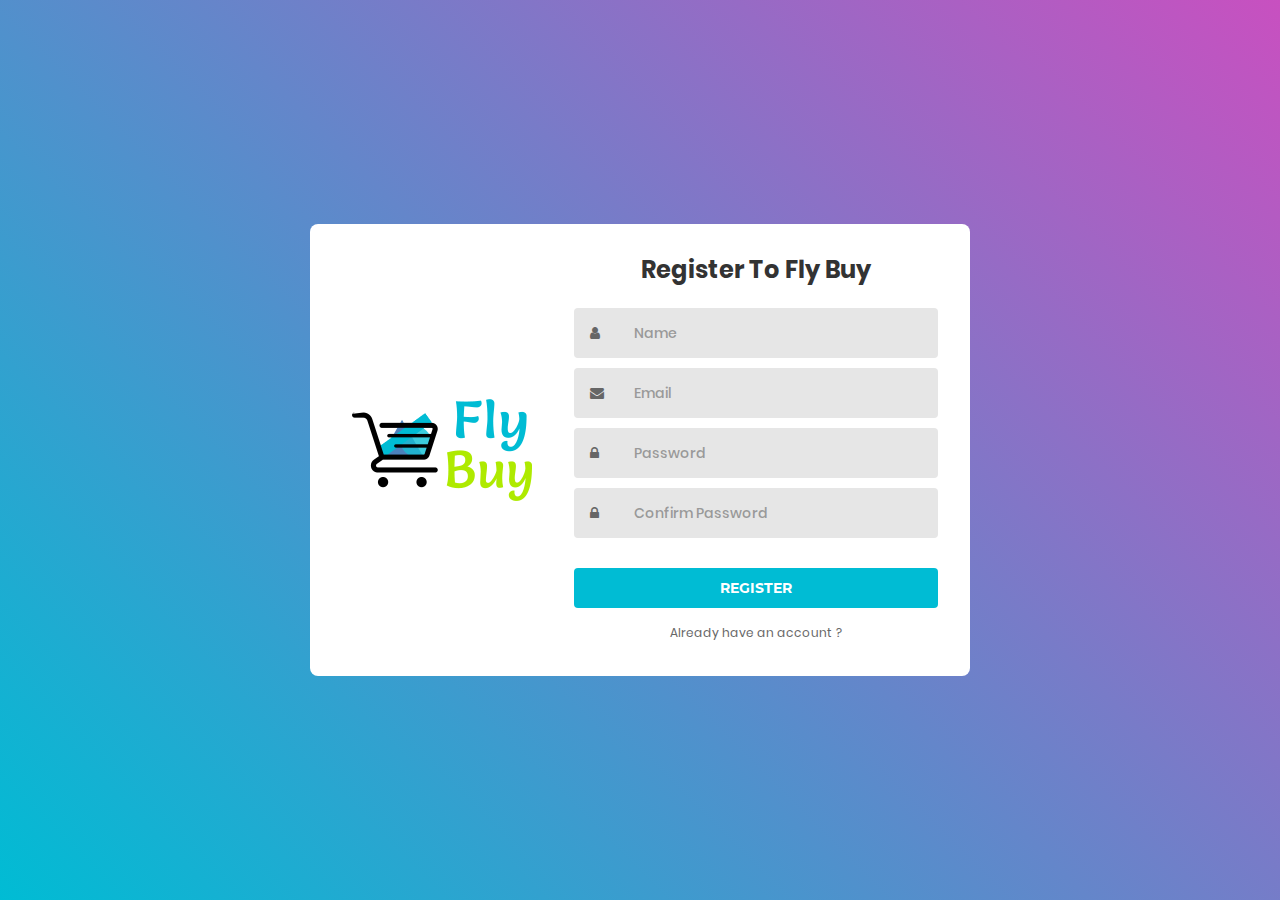
<file: login/register.html>
<!DOCTYPE html>
<html lang="en">
<head>
    <title>Register To Fly Buy</title>
    <meta charset="UTF-8">
    <meta name="viewport" content="width=device-width, initial-scale=1">
<!--===============================================================================================-->	
    <link rel="icon" type="image/png" href="../assets/images/icons/favicon.ico"/>
<!--===============================================================================================-->
    <link rel="stylesheet" type="text/css" href="../assets/css/bootstrap.min.css">
<!--===============================================================================================-->
    <link rel="stylesheet" type="text/css" href="../assets/fonts/font-awesome-4.7.0/css/font-awesome.min.css">
<!--===============================================================================================-->
    <link rel="stylesheet" type="text/css" href="../assets/css/util.css">
    <link rel="stylesheet" type="text/css" href="../assets/css/main.css">
<!--===============================================================================================-->
</head>
<body>

    <div class="limiter">
        <div class="container-login">
            <div class="wrap-login">
                <div class="login-pic">
                    <img src="../assets/images/logo_1.png" alt="logo">
                </div>

                <form method="post" class="validate-form register-form">
                    <span class="login-form-title">
                        Register To Fly Buy
                    </span>

                    <div class="wrap-input validate-input" data-validate="Name is required">
                        <input class="input" type="text" name="name" placeholder="Name">
                        <span class="focus-input"></span>
                        <span class="symbol-input">
                            <i class="fa fa-user" aria-hidden="true"></i>
                        </span>
                    </div>
                    <div class="wrap-input validate-input" data-validate="Valid email is required: ex@abc.xyz">
                        <input class="input" type="text" name="email" placeholder="Email">
                        <span class="focus-input"></span>
                        <span class="symbol-input">
                            <i class="fa fa-envelope" aria-hidden="true"></i>
                        </span>
                    </div>

                    <div class="wrap-input validate-input" data-validate="Password is required">
                        <input class="input password" type="password" name="password" placeholder="Password">
                        <span class="focus-input"></span>
                        <span class="symbol-input">
                            <i class="fa fa-lock" aria-hidden="true"></i>
                        </span>
                    </div>

                    <div class="wrap-input validate-input" data-validate="Confirm Password is required.">
                        <input class="input" type="password" name="confirm-password" placeholder="Confirm Password">
                        <span class="focus-input"></span>
                        <span class="symbol-input">
                            <i class="fa fa-lock" aria-hidden="true"></i>
                        </span>
                    </div>

                    <div class="container-login-form-btn">
                        <button class="login-form-btn submit-form" data-type="register">
                            Register
                        </button>
                    </div>

                    <div class="text-center p-t-12">
                        <a class="txt2" href="index.html">
                            Already have an account ?
                        </a>
                    </div>
                </form>
            </div>
        </div>
    </div>




<!--===============================================================================================-->	
    <script src="../assets/js/jquery.min.js"></script>
<!--===============================================================================================-->
    <script src="../assets/js/plugins/bootstrap.bundle.min.js"></script>
<!--===============================================================================================-->
    <script src="../assets/js/login.js"></script>

</body>
</html>
</file>
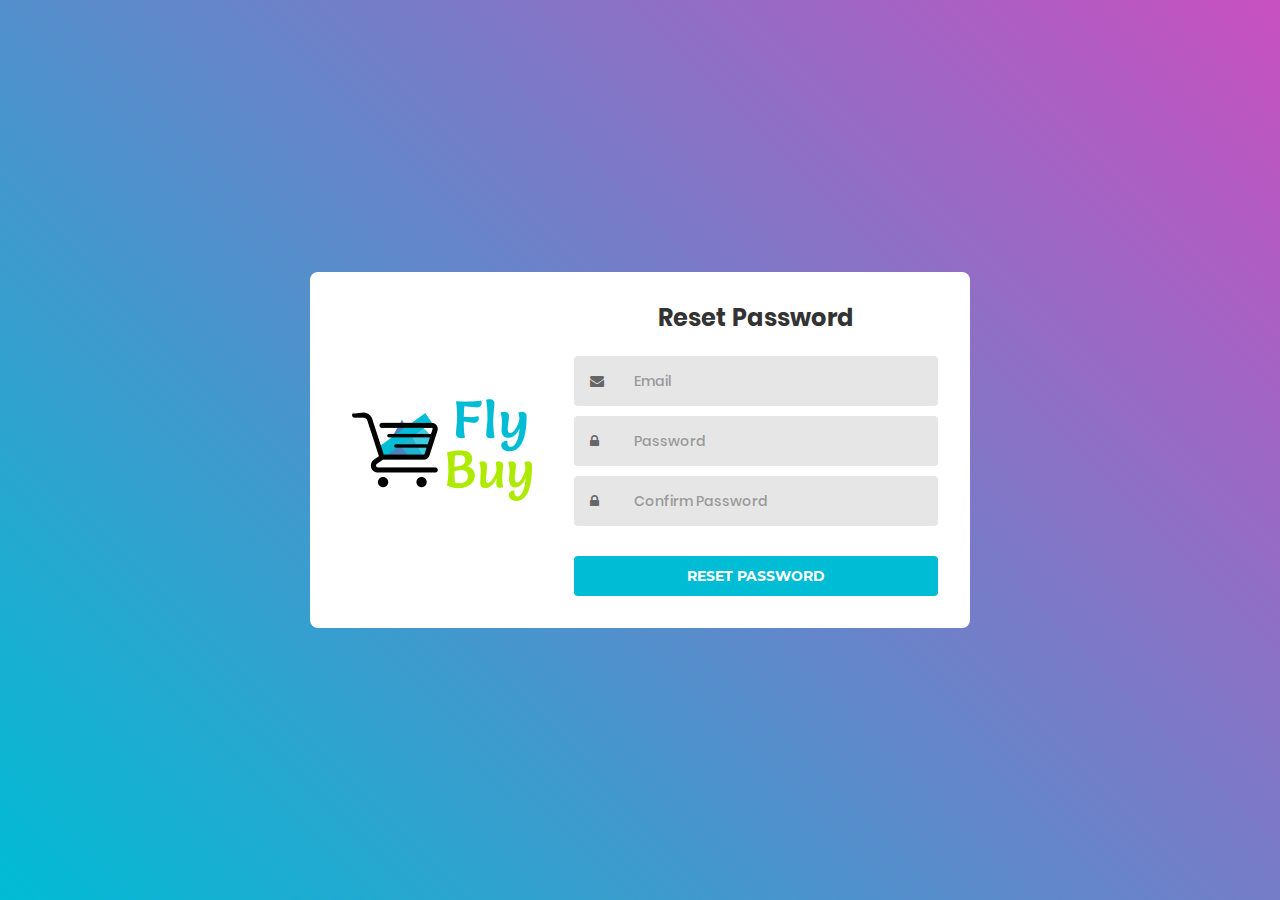
<file: login/reset-password.html>
<!DOCTYPE html>
<html lang="en">
<head>
    <title>Reset Password</title>
    <meta charset="UTF-8">
    <meta name="viewport" content="width=device-width, initial-scale=1">
<!--===============================================================================================-->	
    <link rel="icon" type="image/png" href="../assets/images/icons/favicon.ico"/>
<!--===============================================================================================-->
    <link rel="stylesheet" type="text/css" href="../assets/css/bootstrap.min.css">
<!--===============================================================================================-->
    <link rel="stylesheet" type="text/css" href="../assets/fonts/font-awesome-4.7.0/css/font-awesome.min.css">
<!--===============================================================================================-->
    <link rel="stylesheet" type="text/css" href="../assets/css/util.css">
    <link rel="stylesheet" type="text/css" href="../assets/css/main.css">
<!--===============================================================================================-->
</head>
<body>

    <div class="limiter">
        <div class="container-login">
            <div class="wrap-login">
                <div class="login-pic">
                    <img src="../assets/images/logo_1.png" alt="logo">
                </div>

                <form method="post" class="login-form validate-form">
                    <span class="login-form-title">
                        Reset Password
                    </span>

                    <div class="wrap-input validate-input" data-validate="Valid email is required: ex@abc.xyz">
                        <input class="input" type="text" name="email" placeholder="Email">
                        <span class="focus-input"></span>
                        <span class="symbol-input">
                            <i class="fa fa-envelope" aria-hidden="true"></i>
                        </span>
                    </div>

                    <div class="wrap-input validate-input" data-validate="Password is required">
                        <input class="input password" type="password" name="password" placeholder="Password">
                        <span class="focus-input"></span>
                        <span class="symbol-input">
                            <i class="fa fa-lock" aria-hidden="true"></i>
                        </span>
                    </div>

                    <div class="wrap-input validate-input" data-validate="Confirm Password is required.">
                        <input class="input" type="password" name="confirm-password" placeholder="Confirm Password">
                        <span class="focus-input"></span>
                        <span class="symbol-input">
                            <i class="fa fa-lock" aria-hidden="true"></i>
                        </span>
                    </div>

                    <div class="container-login-form-btn">
                        <button class="login-form-btn reset-password">
                            Reset Password
                        </button>
                    </div>

                </form>
            </div>
        </div>
    </div>

<!--===============================================================================================-->	
    <script src="../assets/js/jquery.min.js"></script>
<!--===============================================================================================-->
    <script src="../assets/js/plugins/bootstrap.bundle.min.js"></script>
<!--===============================================================================================-->
    <script src="../assets/js/login.js"></script>
</body>
</html>
</file>
<file: assets/css/plugins/spacing-and-height.css>
/**
 * Spacing And Height utilities v1
 * Copyright 2020 Codermen
 */
.m-0{margin:0!important}.m-5px{margin:5px!important}.m-10px{margin:10px!important}.m-15px{margin:15px!important}.m-20px{margin:20px!important}.m-25px{margin:25px!important}.m-30px{margin:30px!important}.m-35px{margin:35px!important}.m-40px{margin:40px!important}.m-45px{margin:45px!important}.m-50px{margin:50px!important}.m-55px{margin:55px!important}.m-60px{margin:60px!important}.m-65px{margin:65px!important}.m-70px{margin:70px!important}.m-75px{margin:75px!important}.m-80px{margin:80px!important}.m-85px{margin:85px!important}.m-90px{margin:90px!important}.m-95px{margin:95px!important}.m-100px{margin:100px!important}.m-105px{margin:105px!important}.m-110px{margin:110px!important}.m-115px{margin:115px!important}.m-120px{margin:120px!important}.m-125px{margin:125px!important}.m-130px{margin:130px!important}.m-135px{margin:135px!important}.m-140px{margin:140px!important}.m-145px{margin:145px!important}.m-150px{margin:150px!important}.m-155px{margin:155px!important}.m-160px{margin:160px!important}.m-165px{margin:165px!important}.m-170px{margin:170px!important}.m-175px{margin:175px!important}.m-180px{margin:180px!important}.m-185px{margin:185px!important}.m-190px{margin:190px!important}.m-195px{margin:195px!important}.m-200px{margin:200px!important}.mt-0,.my-0{margin-top:0!important}.mt-5px,.my-5px{margin-top:5px!important}.mt-10px,.my-10px{margin-top:10px!important}.mt-15px,.my-15px{margin-top:15px!important}.mt-20px,.my-20px{margin-top:20px!important}.mt-25px,.my-25px{margin-top:25px!important}.mt-30px,.my-30px{margin-top:30px!important}.mt-35px,.my-35px{margin-top:35px!important}.mt-40px,.my-40px{margin-top:40px!important}.mt-45px,.my-45px{margin-top:45px!important}.mt-50px,.my-50px{margin-top:50px!important}.mt-55px,.my-55px{margin-top:55px!important}.mt-60px,.my-60px{margin-top:60px!important}.mt-65px,.my-65px{margin-top:65px!important}.mt-70px,.my-70px{margin-top:70px!important}.mt-75px,.my-75px{margin-top:75px!important}.mt-80px,.my-80px{margin-top:80px!important}.mt-85px,.my-85px{margin-top:85px!important}.mt-90px,.my-90px{margin-top:90px!important}.mt-95px,.my-95px{margin-top:95px!important}.mt-100px,.my-100px{margin-top:100px!important}.mt-105px,.my-105px{margin-top:105px!important}.mt-110px,.my-110px{margin-top:110px!important}.mt-115px,.my-115px{margin-top:115px!important}.mt-120px,.my-120px{margin-top:120px!important}.mt-125px,.my-125px{margin-top:125px!important}.mt-130px,.my-130px{margin-top:130px!important}.mt-135px,.my-135px{margin-top:135px!important}.mt-140px,.my-140px{margin-top:140px!important}.mt-145px,.my-145px{margin-top:145px!important}.mt-150px,.my-150px{margin-top:150px!important}.mt-155px,.my-155px{margin-top:155px!important}.mt-160px,.my-160px{margin-top:160px!important}.mt-165px,.my-165px{margin-top:165px!important}.mt-170px,.my-170px{margin-top:170px!important}.mt-175px,.my-175px{margin-top:175px!important}.mt-180px,.my-180px{margin-top:180px!important}.mt-185px,.my-185px{margin-top:185px!important}.mt-190px,.my-190px{margin-top:190px!important}.mt-195px,.my-195px{margin-top:195px!important}.mt-200px,.my-200px{margin-top:200px!important}.mb-0,.my-0{margin-bottom:0!important}.mb-5px,.my-5px{margin-bottom:5px!important}.mb-10px,.my-10px{margin-bottom:10px!important}.mb-15px,.my-15px{margin-bottom:15px!important}.mb-20px,.my-20px{margin-bottom:20px!important}.mb-25px,.my-25px{margin-bottom:25px!important}.mb-30px,.my-30px{margin-bottom:30px!important}.mb-35px,.my-35px{margin-bottom:35px!important}.mb-40px,.my-40px{margin-bottom:40px!important}.mb-45px,.my-45px{margin-bottom:45px!important}.mb-50px,.my-50px{margin-bottom:50px!important}.mb-55px,.my-55px{margin-bottom:55px!important}.mb-60px,.my-60px{margin-bottom:60px!important}.mb-65px,.my-65px{margin-bottom:65px!important}.mb-70px,.my-70px{margin-bottom:70px!important}.mb-75px,.my-75px{margin-bottom:75px!important}.mb-80px,.my-80px{margin-bottom:80px!important}.mb-85px,.my-85px{margin-bottom:85px!important}.mb-90px,.my-90px{margin-bottom:90px!important}.mb-95px,.my-95px{margin-bottom:95px!important}.mb-100px,.my-100px{margin-bottom:100px!important}.mb-105px,.my-105px{margin-bottom:105px!important}.mb-110px,.my-110px{margin-bottom:110px!important}.mb-115px,.my-115px{margin-bottom:115px!important}.mb-120px,.my-120px{margin-bottom:120px!important}.mb-125px,.my-125px{margin-bottom:125px!important}.mb-130px,.my-130px{margin-bottom:130px!important}.mb-135px,.my-135px{margin-bottom:135px!important}.mb-140px,.my-140px{margin-bottom:140px!important}.mb-145px,.my-145px{margin-bottom:145px!important}.mb-150px,.my-150px{margin-bottom:150px!important}.mb-155px,.my-155px{margin-bottom:155px!important}.mb-160px,.my-160px{margin-bottom:160px!important}.mb-165px,.my-165px{margin-bottom:165px!important}.mb-170px,.my-170px{margin-bottom:170px!important}.mb-175px,.my-175px{margin-bottom:175px!important}.mb-180px,.my-180px{margin-bottom:180px!important}.mb-185px,.my-185px{margin-bottom:185px!important}.mb-190px,.my-190px{margin-bottom:190px!important}.mb-195px,.my-195px{margin-bottom:195px!important}.mb-200px,.my-200px{margin-bottom:200px!important}.ml-0,.mx-0{margin-left:0!important}.ml-5px,.mx-5px{margin-left:5px!important}.ml-10px,.mx-10px{margin-left:10px!important}.ml-15px,.mx-15px{margin-left:15px!important}.ml-20px,.mx-20px{margin-left:20px!important}.ml-25px,.mx-25px{margin-left:25px!important}.ml-30px,.mx-30px{margin-left:30px!important}.ml-35px,.mx-35px{margin-left:35px!important}.ml-40px,.mx-40px{margin-left:40px!important}.ml-45px,.mx-45px{margin-left:45px!important}.ml-50px,.mx-50px{margin-left:50px!important}.ml-55px,.mx-55px{margin-left:55px!important}.ml-60px,.mx-60px{margin-left:60px!important}.ml-65px,.mx-65px{margin-left:65px!important}.ml-70px,.mx-70px{margin-left:70px!important}.ml-75px,.mx-75px{margin-left:75px!important}.ml-80px,.mx-80px{margin-left:80px!important}.ml-85px,.mx-85px{margin-left:85px!important}.ml-90px,.mx-90px{margin-left:90px!important}.ml-95px,.mx-95px{margin-left:95px!important}.ml-100px,.mx-100px{margin-left:100px!important}.ml-105px,.mx-105px{margin-left:105px!important}.ml-110px,.mx-110px{margin-left:110px!important}.ml-115px,.mx-115px{margin-left:115px!important}.ml-120px,.mx-120px{margin-left:120px!important}.ml-125px,.mx-125px{margin-left:125px!important}.ml-130px,.mx-130px{margin-left:130px!important}.ml-135px,.mx-135px{margin-left:135px!important}.ml-140px,.mx-140px{margin-left:140px!important}.ml-145px,.mx-145px{margin-left:145px!important}.ml-150px,.mx-150px{margin-left:150px!important}.ml-155px,.mx-155px{margin-left:155px!important}.ml-160px,.mx-160px{margin-left:160px!important}.ml-165px,.mx-165px{margin-left:165px!important}.ml-170px,.mx-170px{margin-left:170px!important}.ml-175px,.mx-175px{margin-left:175px!important}.ml-180px,.mx-180px{margin-left:180px!important}.ml-185px,.mx-185px{margin-left:185px!important}.ml-190px,.mx-190px{margin-left:190px!important}.ml-195px,.mx-195px{margin-left:195px!important}.ml-200px,.mx-200px{margin-left:200px!important}.mr-0,.mx-0{margin-right:0!important}.mr-5px,.mx-5px{margin-right:5px!important}.mr-10px,.mx-10px{margin-right:10px!important}.mr-15px,.mx-15px{margin-right:15px!important}.mr-20px,.mx-20px{margin-right:20px!important}.mr-25px,.mx-25px{margin-right:25px!important}.mr-30px,.mx-30px{margin-right:30px!important}.mr-35px,.mx-35px{margin-right:35px!important}.mr-40px,.mx-40px{margin-right:40px!important}.mr-45px,.mx-45px{margin-right:45px!important}.mr-50px,.mx-50px{margin-right:50px!important}.mr-55px,.mx-55px{margin-right:55px!important}.mr-60px,.mx-60px{margin-right:60px!important}.mr-65px,.mx-65px{margin-right:65px!important}.mr-70px,.mx-70px{margin-right:70px!important}.mr-75px,.mx-75px{margin-right:75px!important}.mr-80px,.mx-80px{margin-right:80px!important}.mr-85px,.mx-85px{margin-right:85px!important}.mr-90px,.mx-90px{margin-right:90px!important}.mr-95px,.mx-95px{margin-right:95px!important}.mr-100px,.mx-100px{margin-right:100px!important}.mr-105px,.mx-105px{margin-right:105px!important}.mr-110px,.mx-110px{margin-right:110px!important}.mr-115px,.mx-115px{margin-right:115px!important}.mr-120px,.mx-120px{margin-right:120px!important}.mr-125px,.mx-125px{margin-right:125px!important}.mr-130px,.mx-130px{margin-right:130px!important}.mr-135px,.mx-135px{margin-right:135px!important}.mr-140px,.mx-140px{margin-right:140px!important}.mr-145px,.mx-145px{margin-right:145px!important}.mr-150px,.mx-150px{margin-right:150px!important}.mr-155px,.mx-155px{margin-right:155px!important}.mr-160px,.mx-160px{margin-right:160px!important}.mr-165px,.mx-165px{margin-right:165px!important}.mr-170px,.mx-170px{margin-right:170px!important}.mr-175px,.mx-175px{margin-right:175px!important}.mr-180px,.mx-180px{margin-right:180px!important}.mr-185px,.mx-185px{margin-right:185px!important}.mr-190px,.mx-190px{margin-right:190px!important}.mr-195px,.mx-195px{margin-right:195px!important}.mr-200px,.mx-200px{margin-right:200px!important}.p-0{padding:0!important}.p-5px{padding:5px!important}.p-10px{padding:10px!important}.p-15px{padding:15px!important}.p-20px{padding:20px!important}.p-25px{padding:25px!important}.p-30px{padding:30px!important}.p-35px{padding:35px!important}.p-40px{padding:40px!important}.p-45px{padding:45px!important}.p-50px{padding:50px!important}.p-55px{padding:55px!important}.p-60px{padding:60px!important}.p-65px{padding:65px!important}.p-70px{padding:70px!important}.p-75px{padding:75px!important}.p-80px{padding:80px!important}.p-85px{padding:85px!important}.p-90px{padding:90px!important}.p-95px{padding:95px!important}.p-100px{padding:100px!important}.p-105px{padding:105px!important}.p-110px{padding:110px!important}.p-115px{padding:115px!important}.p-120px{padding:120px!important}.p-125px{padding:125px!important}.p-130px{padding:130px!important}.p-135px{padding:135px!important}.p-140px{padding:140px!important}.p-145px{padding:145px!important}.p-150px{padding:150px!important}.p-155px{padding:155px!important}.p-160px{padding:160px!important}.p-165px{padding:165px!important}.p-170px{padding:170px!important}.p-175px{padding:175px!important}.p-180px{padding:180px!important}.p-185px{padding:185px!important}.p-190px{padding:190px!important}.p-195px{padding:195px!important}.p-200px{padding:200px!important}.pt-0,.py-0{padding-top:0!important}.pt-5px,.py-5px{padding-top:5px!important}.pt-10px,.py-10px{padding-top:10px!important}.pt-15px,.py-15px{padding-top:15px!important}.pt-20px,.py-20px{padding-top:20px!important}.pt-25px,.py-25px{padding-top:25px!important}.pt-30px,.py-30px{padding-top:30px!important}.pt-35px,.py-35px{padding-top:35px!important}.pt-40px,.py-40px{padding-top:40px!important}.pt-45px,.py-45px{padding-top:45px!important}.pt-50px,.py-50px{padding-top:50px!important}.pt-55px,.py-55px{padding-top:55px!important}.pt-60px,.py-60px{padding-top:60px!important}.pt-65px,.py-65px{padding-top:65px!important}.pt-70px,.py-70px{padding-top:70px!important}.pt-75px,.py-75px{padding-top:75px!important}.pt-80px,.py-80px{padding-top:80px!important}.pt-85px,.py-85px{padding-top:85px!important}.pt-90px,.py-90px{padding-top:90px!important}.pt-95px,.py-95px{padding-top:95px!important}.pt-100px,.py-100px{padding-top:100px!important}.pt-105px,.py-105px{padding-top:105px!important}.pt-110px,.py-110px{padding-top:110px!important}.pt-115px,.py-115px{padding-top:115px!important}.pt-120px,.py-120px{padding-top:120px!important}.pt-125px,.py-125px{padding-top:125px!important}.pt-130px,.py-130px{padding-top:130px!important}.pt-135px,.py-135px{padding-top:135px!important}.pt-140px,.py-140px{padding-top:140px!important}.pt-145px,.py-145px{padding-top:145px!important}.pt-150px,.py-150px{padding-top:150px!important}.pt-155px,.py-155px{padding-top:155px!important}.pt-160px,.py-160px{padding-top:160px!important}.pt-165px,.py-165px{padding-top:165px!important}.pt-170px,.py-170px{padding-top:170px!important}.pt-175px,.py-175px{padding-top:175px!important}.pt-180px,.py-180px{padding-top:180px!important}.pt-185px,.py-185px{padding-top:185px!important}.pt-190px,.py-190px{padding-top:190px!important}.pt-195px,.py-195px{padding-top:195px!important}.pt-200px,.py-200px{padding-top:200px!important}.pb-0,.py-0{padding-bottom:0!important}.pb-5px,.py-5px{padding-bottom:5px!important}.pb-10px,.py-10px{padding-bottom:10px!important}.pb-15px,.py-15px{padding-bottom:15px!important}.pb-20px,.py-20px{padding-bottom:20px!important}.pb-25px,.py-25px{padding-bottom:25px!important}.pb-30px,.py-30px{padding-bottom:30px!important}.pb-35px,.py-35px{padding-bottom:35px!important}.pb-40px,.py-40px{padding-bottom:40px!important}.pb-45px,.py-45px{padding-bottom:45px!important}.pb-50px,.py-50px{padding-bottom:50px!important}.pb-55px,.py-55px{padding-bottom:55px!important}.pb-60px,.py-60px{padding-bottom:60px!important}.pb-65px,.py-65px{padding-bottom:65px!important}.pb-70px,.py-70px{padding-bottom:70px!important}.pb-75px,.py-75px{padding-bottom:75px!important}.pb-80px,.py-80px{padding-bottom:80px!important}.pb-85px,.py-85px{padding-bottom:85px!important}.pb-90px,.py-90px{padding-bottom:90px!important}.pb-95px,.py-95px{padding-bottom:95px!important}.pb-100px,.py-100px{padding-bottom:100px!important}.pb-105px,.py-105px{padding-bottom:105px!important}.pb-110px,.py-110px{padding-bottom:110px!important}.pb-115px,.py-115px{padding-bottom:115px!important}.pb-120px,.py-120px{padding-bottom:120px!important}.pb-125px,.py-125px{padding-bottom:125px!important}.pb-130px,.py-130px{padding-bottom:130px!important}.pb-135px,.py-135px{padding-bottom:135px!important}.pb-140px,.py-140px{padding-bottom:140px!important}.pb-145px,.py-145px{padding-bottom:145px!important}.pb-150px,.py-150px{padding-bottom:150px!important}.pb-155px,.py-155px{padding-bottom:155px!important}.pb-160px,.py-160px{padding-bottom:160px!important}.pb-165px,.py-165px{padding-bottom:165px!important}.pb-170px,.py-170px{padding-bottom:170px!important}.pb-175px,.py-175px{padding-bottom:175px!important}.pb-180px,.py-180px{padding-bottom:180px!important}.pb-185px,.py-185px{padding-bottom:185px!important}.pb-190px,.py-190px{padding-bottom:190px!important}.pb-195px,.py-195px{padding-bottom:195px!important}.pb-200px,.py-200px{padding-bottom:200px!important}.pl-0,.px-0{padding-left:0!important}.pl-5px,.px-5px{padding-left:5px!important}.pl-10px,.px-10px{padding-left:10px!important}.pl-15px,.px-15px{padding-left:15px!important}.pl-20px,.px-20px{padding-left:20px!important}.pl-25px,.px-25px{padding-left:25px!important}.pl-30px,.px-30px{padding-left:30px!important}.pl-35px,.px-35px{padding-left:35px!important}.pl-40px,.px-40px{padding-left:40px!important}.pl-45px,.px-45px{padding-left:45px!important}.pl-50px,.px-50px{padding-left:50px!important}.pl-55px,.px-55px{padding-left:55px!important}.pl-60px,.px-60px{padding-left:60px!important}.pl-65px,.px-65px{padding-left:65px!important}.pl-70px,.px-70px{padding-left:70px!important}.pl-75px,.px-75px{padding-left:75px!important}.pl-80px,.px-80px{padding-left:80px!important}.pl-85px,.px-85px{padding-left:85px!important}.pl-90px,.px-90px{padding-left:90px!important}.pl-95px,.px-95px{padding-left:95px!important}.pl-100px,.px-100px{padding-left:100px!important}.pl-105px,.px-105px{padding-left:105px!important}.pl-110px,.px-110px{padding-left:110px!important}.pl-115px,.px-115px{padding-left:115px!important}.pl-120px,.px-120px{padding-left:120px!important}.pl-125px,.px-125px{padding-left:125px!important}.pl-130px,.px-130px{padding-left:130px!important}.pl-135px,.px-135px{padding-left:135px!important}.pl-140px,.px-140px{padding-left:140px!important}.pl-145px,.px-145px{padding-left:145px!important}.pl-150px,.px-150px{padding-left:150px!important}.pl-155px,.px-155px{padding-left:155px!important}.pl-160px,.px-160px{padding-left:160px!important}.pl-165px,.px-165px{padding-left:165px!important}.pl-170px,.px-170px{padding-left:170px!important}.pl-175px,.px-175px{padding-left:175px!important}.pl-180px,.px-180px{padding-left:180px!important}.pl-185px,.px-185px{padding-left:185px!important}.pl-190px,.px-190px{padding-left:190px!important}.pl-195px,.px-195px{padding-left:195px!important}.pl-200px,.px-200px{padding-left:200px!important}.pr-0,.px-0{padding-right:0!important}.pr-5px,.px-5px{padding-right:5px!important}.pr-10px,.px-10px{padding-right:10px!important}.pr-15px,.px-15px{padding-right:15px!important}.pr-20px,.px-20px{padding-right:20px!important}.pr-25px,.px-25px{padding-right:25px!important}.pr-30px,.px-30px{padding-right:30px!important}.pr-35px,.px-35px{padding-right:35px!important}.pr-40px,.px-40px{padding-right:40px!important}.pr-45px,.px-45px{padding-right:45px!important}.pr-50px,.px-50px{padding-right:50px!important}.pr-55px,.px-55px{padding-right:55px!important}.pr-60px,.px-60px{padding-right:60px!important}.pr-65px,.px-65px{padding-right:65px!important}.pr-70px,.px-70px{padding-right:70px!important}.pr-75px,.px-75px{padding-right:75px!important}.pr-80px,.px-80px{padding-right:80px!important}.pr-85px,.px-85px{padding-right:85px!important}.pr-90px,.px-90px{padding-right:90px!important}.pr-95px,.px-95px{padding-right:95px!important}.pr-100px,.px-100px{padding-right:100px!important}.pr-105px,.px-105px{padding-right:105px!important}.pr-110px,.px-110px{padding-right:110px!important}.pr-115px,.px-115px{padding-right:115px!important}.pr-120px,.px-120px{padding-right:120px!important}.pr-125px,.px-125px{padding-right:125px!important}.pr-130px,.px-130px{padding-right:130px!important}.pr-135px,.px-135px{padding-right:135px!important}.pr-140px,.px-140px{padding-right:140px!important}.pr-145px,.px-145px{padding-right:145px!important}.pr-150px,.px-150px{padding-right:150px!important}.pr-155px,.px-155px{padding-right:155px!important}.pr-160px,.px-160px{padding-right:160px!important}.pr-165px,.px-165px{padding-right:165px!important}.pr-170px,.px-170px{padding-right:170px!important}.pr-175px,.px-175px{padding-right:175px!important}.pr-180px,.px-180px{padding-right:180px!important}.pr-185px,.px-185px{padding-right:185px!important}.pr-190px,.px-190px{padding-right:190px!important}.pr-195px,.px-195px{padding-right:195px!important}.pr-200px,.px-200px{padding-right:200px!important}.height-vh10{min-height:10vh}.height-vh15{min-height:15vh}.height-vh20{min-height:20vh}.height-vh25{min-height:25vh}.height-vh30{min-height:30vh}.height-vh35{min-height:35vh}.height-vh40{min-height:40vh}.height-vh45{min-height:45vh}.height-vh50{min-height:50vh}.height-vh55{min-height:55vh}.height-vh60{min-height:60vh}.height-vh65{min-height:65vh}.height-vh70{min-height:70vh}.height-vh75{min-height:75vh}.height-vh80{min-height:80vh}.height-vh85{min-height:85vh}.height-vh90{min-height:90vh}.height-vh95{min-height:95vh}.height-vh100{min-height:100vh}@media (min-width:576px){.m-sm-0{margin:0!important}.m-sm-5px{margin:5px!important}.m-sm-10px{margin:10px!important}.m-sm-15px{margin:15px!important}.m-sm-20px{margin:20px!important}.m-sm-25px{margin:25px!important}.m-sm-30px{margin:30px!important}.m-sm-35px{margin:35px!important}.m-sm-40px{margin:40px!important}.m-sm-45px{margin:45px!important}.m-sm-50px{margin:50px!important}.m-sm-55px{margin:55px!important}.m-sm-60px{margin:60px!important}.m-sm-65px{margin:65px!important}.m-sm-70px{margin:70px!important}.m-sm-75px{margin:75px!important}.m-sm-80px{margin:80px!important}.m-sm-85px{margin:85px!important}.m-sm-90px{margin:90px!important}.m-sm-95px{margin:95px!important}.m-sm-100px{margin:100px!important}.m-sm-105px{margin:105px!important}.m-sm-110px{margin:110px!important}.m-sm-115px{margin:115px!important}.m-sm-120px{margin:120px!important}.m-sm-125px{margin:125px!important}.m-sm-130px{margin:130px!important}.m-sm-135px{margin:135px!important}.m-sm-140px{margin:140px!important}.m-sm-145px{margin:145px!important}.m-sm-150px{margin:150px!important}.m-sm-155px{margin:155px!important}.m-sm-160px{margin:160px!important}.m-sm-165px{margin:165px!important}.m-sm-170px{margin:170px!important}.m-sm-175px{margin:175px!important}.m-sm-180px{margin:180px!important}.m-sm-185px{margin:185px!important}.m-sm-190px{margin:190px!important}.m-sm-195px{margin:195px!important}.m-sm-200px{margin:200px!important}.mt-sm-0,.my-sm-0{margin-top:0!important}.mt-sm-5px,.my-sm-5px{margin-top:5px!important}.mt-sm-10px,.my-sm-10px{margin-top:10px!important}.mt-sm-15px,.my-sm-15px{margin-top:15px!important}.mt-sm-20px,.my-sm-20px{margin-top:20px!important}.mt-sm-25px,.my-sm-25px{margin-top:25px!important}.mt-sm-30px,.my-sm-30px{margin-top:30px!important}.mt-sm-35px,.my-sm-35px{margin-top:35px!important}.mt-sm-40px,.my-sm-40px{margin-top:40px!important}.mt-sm-45px,.my-sm-45px{margin-top:45px!important}.mt-sm-50px,.my-sm-50px{margin-top:50px!important}.mt-sm-55px,.my-sm-55px{margin-top:55px!important}.mt-sm-60px,.my-sm-60px{margin-top:60px!important}.mt-sm-65px,.my-sm-65px{margin-top:65px!important}.mt-sm-70px,.my-sm-70px{margin-top:70px!important}.mt-sm-75px,.my-sm-75px{margin-top:75px!important}.mt-sm-80px,.my-sm-80px{margin-top:80px!important}.mt-sm-85px,.my-sm-85px{margin-top:85px!important}.mt-sm-90px,.my-sm-90px{margin-top:90px!important}.mt-sm-95px,.my-sm-95px{margin-top:95px!important}.mt-sm-100px,.my-sm-100px{margin-top:100px!important}.mt-sm-105px,.my-sm-105px{margin-top:105px!important}.mt-sm-110px,.my-sm-110px{margin-top:110px!important}.mt-sm-115px,.my-sm-115px{margin-top:115px!important}.mt-sm-120px,.my-sm-120px{margin-top:120px!important}.mt-sm-125px,.my-sm-125px{margin-top:125px!important}.mt-sm-130px,.my-sm-130px{margin-top:130px!important}.mt-sm-135px,.my-sm-135px{margin-top:135px!important}.mt-sm-140px,.my-sm-140px{margin-top:140px!important}.mt-sm-145px,.my-sm-145px{margin-top:145px!important}.mt-sm-150px,.my-sm-150px{margin-top:150px!important}.mt-sm-155px,.my-sm-155px{margin-top:155px!important}.mt-sm-160px,.my-sm-160px{margin-top:160px!important}.mt-sm-165px,.my-sm-165px{margin-top:165px!important}.mt-sm-170px,.my-sm-170px{margin-top:170px!important}.mt-sm-175px,.my-sm-175px{margin-top:175px!important}.mt-sm-180px,.my-sm-180px{margin-top:180px!important}.mt-sm-185px,.my-sm-185px{margin-top:185px!important}.mt-sm-190px,.my-sm-190px{margin-top:190px!important}.mt-sm-195px,.my-sm-195px{margin-top:195px!important}.mt-sm-200px,.my-sm-200px{margin-top:200px!important}.mb-sm-0,.my-sm-0{margin-bottom:0!important}.mb-sm-5px,.my-sm-5px{margin-bottom:5px!important}.mb-sm-10px,.my-sm-10px{margin-bottom:10px!important}.mb-sm-15px,.my-sm-15px{margin-bottom:15px!important}.mb-sm-20px,.my-sm-20px{margin-bottom:20px!important}.mb-sm-25px,.my-sm-25px{margin-bottom:25px!important}.mb-sm-30px,.my-sm-30px{margin-bottom:30px!important}.mb-sm-35px,.my-sm-35px{margin-bottom:35px!important}.mb-sm-40px,.my-sm-40px{margin-bottom:40px!important}.mb-sm-45px,.my-sm-45px{margin-bottom:45px!important}.mb-sm-50px,.my-sm-50px{margin-bottom:50px!important}.mb-sm-55px,.my-sm-55px{margin-bottom:55px!important}.mb-sm-60px,.my-sm-60px{margin-bottom:60px!important}.mb-sm-65px,.my-sm-65px{margin-bottom:65px!important}.mb-sm-70px,.my-sm-70px{margin-bottom:70px!important}.mb-sm-75px,.my-sm-75px{margin-bottom:75px!important}.mb-sm-80px,.my-sm-80px{margin-bottom:80px!important}.mb-sm-85px,.my-sm-85px{margin-bottom:85px!important}.mb-sm-90px,.my-sm-90px{margin-bottom:90px!important}.mb-sm-95px,.my-sm-95px{margin-bottom:95px!important}.mb-sm-100px,.my-sm-100px{margin-bottom:100px!important}.mb-sm-105px,.my-sm-105px{margin-bottom:105px!important}.mb-sm-110px,.my-sm-110px{margin-bottom:110px!important}.mb-sm-115px,.my-sm-115px{margin-bottom:115px!important}.mb-sm-120px,.my-sm-120px{margin-bottom:120px!important}.mb-sm-125px,.my-sm-125px{margin-bottom:125px!important}.mb-sm-130px,.my-sm-130px{margin-bottom:130px!important}.mb-sm-135px,.my-sm-135px{margin-bottom:135px!important}.mb-sm-140px,.my-sm-140px{margin-bottom:140px!important}.mb-sm-145px,.my-sm-145px{margin-bottom:145px!important}.mb-sm-150px,.my-sm-150px{margin-bottom:150px!important}.mb-sm-155px,.my-sm-155px{margin-bottom:155px!important}.mb-sm-160px,.my-sm-160px{margin-bottom:160px!important}.mb-sm-165px,.my-sm-165px{margin-bottom:165px!important}.mb-sm-170px,.my-sm-170px{margin-bottom:170px!important}.mb-sm-175px,.my-sm-175px{margin-bottom:175px!important}.mb-sm-180px,.my-sm-180px{margin-bottom:180px!important}.mb-sm-185px,.my-sm-185px{margin-bottom:185px!important}.mb-sm-190px,.my-sm-190px{margin-bottom:190px!important}.mb-sm-195px,.my-sm-195px{margin-bottom:195px!important}.mb-sm-200px,.my-sm-200px{margin-bottom:200px!important}.ml-sm-0,.mx-sm-0{margin-left:0!important}.ml-sm-5px,.mx-sm-5px{margin-left:5px!important}.ml-sm-10px,.mx-sm-10px{margin-left:10px!important}.ml-sm-15px,.mx-sm-15px{margin-left:15px!important}.ml-sm-20px,.mx-sm-20px{margin-left:20px!important}.ml-sm-25px,.mx-sm-25px{margin-left:25px!important}.ml-sm-30px,.mx-sm-30px{margin-left:30px!important}.ml-sm-35px,.mx-sm-35px{margin-left:35px!important}.ml-sm-40px,.mx-sm-40px{margin-left:40px!important}.ml-sm-45px,.mx-sm-45px{margin-left:45px!important}.ml-sm-50px,.mx-sm-50px{margin-left:50px!important}.ml-sm-55px,.mx-sm-55px{margin-left:55px!important}.ml-sm-60px,.mx-sm-60px{margin-left:60px!important}.ml-sm-65px,.mx-sm-65px{margin-left:65px!important}.ml-sm-70px,.mx-sm-70px{margin-left:70px!important}.ml-sm-75px,.mx-sm-75px{margin-left:75px!important}.ml-sm-80px,.mx-sm-80px{margin-left:80px!important}.ml-sm-85px,.mx-sm-85px{margin-left:85px!important}.ml-sm-90px,.mx-sm-90px{margin-left:90px!important}.ml-sm-95px,.mx-sm-95px{margin-left:95px!important}.ml-sm-100px,.mx-sm-100px{margin-left:100px!important}.ml-sm-105px,.mx-sm-105px{margin-left:105px!important}.ml-sm-110px,.mx-sm-110px{margin-left:110px!important}.ml-sm-115px,.mx-sm-115px{margin-left:115px!important}.ml-sm-120px,.mx-sm-120px{margin-left:120px!important}.ml-sm-125px,.mx-sm-125px{margin-left:125px!important}.ml-sm-130px,.mx-sm-130px{margin-left:130px!important}.ml-sm-135px,.mx-sm-135px{margin-left:135px!important}.ml-sm-140px,.mx-sm-140px{margin-left:140px!important}.ml-sm-145px,.mx-sm-145px{margin-left:145px!important}.ml-sm-150px,.mx-sm-150px{margin-left:150px!important}.ml-sm-155px,.mx-sm-155px{margin-left:155px!important}.ml-sm-160px,.mx-sm-160px{margin-left:160px!important}.ml-sm-165px,.mx-sm-165px{margin-left:165px!important}.ml-sm-170px,.mx-sm-170px{margin-left:170px!important}.ml-sm-175px,.mx-sm-175px{margin-left:175px!important}.ml-sm-180px,.mx-sm-180px{margin-left:180px!important}.ml-sm-185px,.mx-sm-185px{margin-left:185px!important}.ml-sm-190px,.mx-sm-190px{margin-left:190px!important}.ml-sm-195px,.mx-sm-195px{margin-left:195px!important}.ml-sm-200px,.mx-sm-200px{margin-left:200px!important}.mr-sm-0,.mx-sm-0{margin-right:0!important}.mr-sm-5px,.mx-sm-5px{margin-right:5px!important}.mr-sm-10px,.mx-sm-10px{margin-right:10px!important}.mr-sm-15px,.mx-sm-15px{margin-right:15px!important}.mr-sm-20px,.mx-sm-20px{margin-right:20px!important}.mr-sm-25px,.mx-sm-25px{margin-right:25px!important}.mr-sm-30px,.mx-sm-30px{margin-right:30px!important}.mr-sm-35px,.mx-sm-35px{margin-right:35px!important}.mr-sm-40px,.mx-sm-40px{margin-right:40px!important}.mr-sm-45px,.mx-sm-45px{margin-right:45px!important}.mr-sm-50px,.mx-sm-50px{margin-right:50px!important}.mr-sm-55px,.mx-sm-55px{margin-right:55px!important}.mr-sm-60px,.mx-sm-60px{margin-right:60px!important}.mr-sm-65px,.mx-sm-65px{margin-right:65px!important}.mr-sm-70px,.mx-sm-70px{margin-right:70px!important}.mr-sm-75px,.mx-sm-75px{margin-right:75px!important}.mr-sm-80px,.mx-sm-80px{margin-right:80px!important}.mr-sm-85px,.mx-sm-85px{margin-right:85px!important}.mr-sm-90px,.mx-sm-90px{margin-right:90px!important}.mr-sm-95px,.mx-sm-95px{margin-right:95px!important}.mr-sm-100px,.mx-sm-100px{margin-right:100px!important}.mr-sm-105px,.mx-sm-105px{margin-right:105px!important}.mr-sm-110px,.mx-sm-110px{margin-right:110px!important}.mr-sm-115px,.mx-sm-115px{margin-right:115px!important}.mr-sm-120px,.mx-sm-120px{margin-right:120px!important}.mr-sm-125px,.mx-sm-125px{margin-right:125px!important}.mr-sm-130px,.mx-sm-130px{margin-right:130px!important}.mr-sm-135px,.mx-sm-135px{margin-right:135px!important}.mr-sm-140px,.mx-sm-140px{margin-right:140px!important}.mr-sm-145px,.mx-sm-145px{margin-right:145px!important}.mr-sm-150px,.mx-sm-150px{margin-right:150px!important}.mr-sm-155px,.mx-sm-155px{margin-right:155px!important}.mr-sm-160px,.mx-sm-160px{margin-right:160px!important}.mr-sm-165px,.mx-sm-165px{margin-right:165px!important}.mr-sm-170px,.mx-sm-170px{margin-right:170px!important}.mr-sm-175px,.mx-sm-175px{margin-right:175px!important}.mr-sm-180px,.mx-sm-180px{margin-right:180px!important}.mr-sm-185px,.mx-sm-185px{margin-right:185px!important}.mr-sm-190px,.mx-sm-190px{margin-right:190px!important}.mr-sm-195px,.mx-sm-195px{margin-right:195px!important}.mr-sm-200px,.mx-sm-200px{margin-right:200px!important}.p-sm-0{padding:0!important}.p-sm-5px{padding:5px!important}.p-sm-10px{padding:10px!important}.p-sm-15px{padding:15px!important}.p-sm-20px{padding:20px!important}.p-sm-25px{padding:25px!important}.p-sm-30px{padding:30px!important}.p-sm-35px{padding:35px!important}.p-sm-40px{padding:40px!important}.p-sm-45px{padding:45px!important}.p-sm-50px{padding:50px!important}.p-sm-55px{padding:55px!important}.p-sm-60px{padding:60px!important}.p-sm-65px{padding:65px!important}.p-sm-70px{padding:70px!important}.p-sm-75px{padding:75px!important}.p-sm-80px{padding:80px!important}.p-sm-85px{padding:85px!important}.p-sm-90px{padding:90px!important}.p-sm-95px{padding:95px!important}.p-sm-100px{padding:100px!important}.p-sm-105px{padding:105px!important}.p-sm-110px{padding:110px!important}.p-sm-115px{padding:115px!important}.p-sm-120px{padding:120px!important}.p-sm-125px{padding:125px!important}.p-sm-130px{padding:130px!important}.p-sm-135px{padding:135px!important}.p-sm-140px{padding:140px!important}.p-sm-145px{padding:145px!important}.p-sm-150px{padding:150px!important}.p-sm-155px{padding:155px!important}.p-sm-160px{padding:160px!important}.p-sm-165px{padding:165px!important}.p-sm-170px{padding:170px!important}.p-sm-175px{padding:175px!important}.p-sm-180px{padding:180px!important}.p-sm-185px{padding:185px!important}.p-sm-190px{padding:190px!important}.p-sm-195px{padding:195px!important}.p-sm-200px{padding:200px!important}.pt-sm-0,.py-sm-0{padding-top:0!important}.pt-sm-5px,.py-sm-5px{padding-top:5px!important}.pt-sm-10px,.py-sm-10px{padding-top:10px!important}.pt-sm-15px,.py-sm-15px{padding-top:15px!important}.pt-sm-20px,.py-sm-20px{padding-top:20px!important}.pt-sm-25px,.py-sm-25px{padding-top:25px!important}.pt-sm-30px,.py-sm-30px{padding-top:30px!important}.pt-sm-35px,.py-sm-35px{padding-top:35px!important}.pt-sm-40px,.py-sm-40px{padding-top:40px!important}.pt-sm-45px,.py-sm-45px{padding-top:45px!important}.pt-sm-50px,.py-sm-50px{padding-top:50px!important}.pt-sm-55px,.py-sm-55px{padding-top:55px!important}.pt-sm-60px,.py-sm-60px{padding-top:60px!important}.pt-sm-65px,.py-sm-65px{padding-top:65px!important}.pt-sm-70px,.py-sm-70px{padding-top:70px!important}.pt-sm-75px,.py-sm-75px{padding-top:75px!important}.pt-sm-80px,.py-sm-80px{padding-top:80px!important}.pt-sm-85px,.py-sm-85px{padding-top:85px!important}.pt-sm-90px,.py-sm-90px{padding-top:90px!important}.pt-sm-95px,.py-sm-95px{padding-top:95px!important}.pt-sm-100px,.py-sm-100px{padding-top:100px!important}.pt-sm-105px,.py-sm-105px{padding-top:105px!important}.pt-sm-110px,.py-sm-110px{padding-top:110px!important}.pt-sm-115px,.py-sm-115px{padding-top:115px!important}.pt-sm-120px,.py-sm-120px{padding-top:120px!important}.pt-sm-125px,.py-sm-125px{padding-top:125px!important}.pt-sm-130px,.py-sm-130px{padding-top:130px!important}.pt-sm-135px,.py-sm-135px{padding-top:135px!important}.pt-sm-140px,.py-sm-140px{padding-top:140px!important}.pt-sm-145px,.py-sm-145px{padding-top:145px!important}.pt-sm-150px,.py-sm-150px{padding-top:150px!important}.pt-sm-155px,.py-sm-155px{padding-top:155px!important}.pt-sm-160px,.py-sm-160px{padding-top:160px!important}.pt-sm-165px,.py-sm-165px{padding-top:165px!important}.pt-sm-170px,.py-sm-170px{padding-top:170px!important}.pt-sm-175px,.py-sm-175px{padding-top:175px!important}.pt-sm-180px,.py-sm-180px{padding-top:180px!important}.pt-sm-185px,.py-sm-185px{padding-top:185px!important}.pt-sm-190px,.py-sm-190px{padding-top:190px!important}.pt-sm-195px,.py-sm-195px{padding-top:195px!important}.pt-sm-200px,.py-sm-200px{padding-top:200px!important}.pb-sm-0,.py-sm-0{padding-bottom:0!important}.pb-sm-5px,.py-sm-5px{padding-bottom:5px!important}.pb-sm-10px,.py-sm-10px{padding-bottom:10px!important}.pb-sm-15px,.py-sm-15px{padding-bottom:15px!important}.pb-sm-20px,.py-sm-20px{padding-bottom:20px!important}.pb-sm-25px,.py-sm-25px{padding-bottom:25px!important}.pb-sm-30px,.py-sm-30px{padding-bottom:30px!important}.pb-sm-35px,.py-sm-35px{padding-bottom:35px!important}.pb-sm-40px,.py-sm-40px{padding-bottom:40px!important}.pb-sm-45px,.py-sm-45px{padding-bottom:45px!important}.pb-sm-50px,.py-sm-50px{padding-bottom:50px!important}.pb-sm-55px,.py-sm-55px{padding-bottom:55px!important}.pb-sm-60px,.py-sm-60px{padding-bottom:60px!important}.pb-sm-65px,.py-sm-65px{padding-bottom:65px!important}.pb-sm-70px,.py-sm-70px{padding-bottom:70px!important}.pb-sm-75px,.py-sm-75px{padding-bottom:75px!important}.pb-sm-80px,.py-sm-80px{padding-bottom:80px!important}.pb-sm-85px,.py-sm-85px{padding-bottom:85px!important}.pb-sm-90px,.py-sm-90px{padding-bottom:90px!important}.pb-sm-95px,.py-sm-95px{padding-bottom:95px!important}.pb-sm-100px,.py-sm-100px{padding-bottom:100px!important}.pb-sm-105px,.py-sm-105px{padding-bottom:105px!important}.pb-sm-110px,.py-sm-110px{padding-bottom:110px!important}.pb-sm-115px,.py-sm-115px{padding-bottom:115px!important}.pb-sm-120px,.py-sm-120px{padding-bottom:120px!important}.pb-sm-125px,.py-sm-125px{padding-bottom:125px!important}.pb-sm-130px,.py-sm-130px{padding-bottom:130px!important}.pb-sm-135px,.py-sm-135px{padding-bottom:135px!important}.pb-sm-140px,.py-sm-140px{padding-bottom:140px!important}.pb-sm-145px,.py-sm-145px{padding-bottom:145px!important}.pb-sm-150px,.py-sm-150px{padding-bottom:150px!important}.pb-sm-155px,.py-sm-155px{padding-bottom:155px!important}.pb-sm-160px,.py-sm-160px{padding-bottom:160px!important}.pb-sm-165px,.py-sm-165px{padding-bottom:165px!important}.pb-sm-170px,.py-sm-170px{padding-bottom:170px!important}.pb-sm-175px,.py-sm-175px{padding-bottom:175px!important}.pb-sm-180px,.py-sm-180px{padding-bottom:180px!important}.pb-sm-185px,.py-sm-185px{padding-bottom:185px!important}.pb-sm-190px,.py-sm-190px{padding-bottom:190px!important}.pb-sm-195px,.py-sm-195px{padding-bottom:195px!important}.pb-sm-200px,.py-sm-200px{padding-bottom:200px!important}.pl-sm-0,.px-sm-0{padding-left:0!important}.pl-sm-5px,.px-sm-5px{padding-left:5px!important}.pl-sm-10px,.px-sm-10px{padding-left:10px!important}.pl-sm-15px,.px-sm-15px{padding-left:15px!important}.pl-sm-20px,.px-sm-20px{padding-left:20px!important}.pl-sm-25px,.px-sm-25px{padding-left:25px!important}.pl-sm-30px,.px-sm-30px{padding-left:30px!important}.pl-sm-35px,.px-sm-35px{padding-left:35px!important}.pl-sm-40px,.px-sm-40px{padding-left:40px!important}.pl-sm-45px,.px-sm-45px{padding-left:45px!important}.pl-sm-50px,.px-sm-50px{padding-left:50px!important}.pl-sm-55px,.px-sm-55px{padding-left:55px!important}.pl-sm-60px,.px-sm-60px{padding-left:60px!important}.pl-sm-65px,.px-sm-65px{padding-left:65px!important}.pl-sm-70px,.px-sm-70px{padding-left:70px!important}.pl-sm-75px,.px-sm-75px{padding-left:75px!important}.pl-sm-80px,.px-sm-80px{padding-left:80px!important}.pl-sm-85px,.px-sm-85px{padding-left:85px!important}.pl-sm-90px,.px-sm-90px{padding-left:90px!important}.pl-sm-95px,.px-sm-95px{padding-left:95px!important}.pl-sm-100px,.px-sm-100px{padding-left:100px!important}.pl-sm-105px,.px-sm-105px{padding-left:105px!important}.pl-sm-110px,.px-sm-110px{padding-left:110px!important}.pl-sm-115px,.px-sm-115px{padding-left:115px!important}.pl-sm-120px,.px-sm-120px{padding-left:120px!important}.pl-sm-125px,.px-sm-125px{padding-left:125px!important}.pl-sm-130px,.px-sm-130px{padding-left:130px!important}.pl-sm-135px,.px-sm-135px{padding-left:135px!important}.pl-sm-140px,.px-sm-140px{padding-left:140px!important}.pl-sm-145px,.px-sm-145px{padding-left:145px!important}.pl-sm-150px,.px-sm-150px{padding-left:150px!important}.pl-sm-155px,.px-sm-155px{padding-left:155px!important}.pl-sm-160px,.px-sm-160px{padding-left:160px!important}.pl-sm-165px,.px-sm-165px{padding-left:165px!important}.pl-sm-170px,.px-sm-170px{padding-left:170px!important}.pl-sm-175px,.px-sm-175px{padding-left:175px!important}.pl-sm-180px,.px-sm-180px{padding-left:180px!important}.pl-sm-185px,.px-sm-185px{padding-left:185px!important}.pl-sm-190px,.px-sm-190px{padding-left:190px!important}.pl-sm-195px,.px-sm-195px{padding-left:195px!important}.pl-sm-200px,.px-sm-200px{padding-left:200px!important}.pr-sm-0,.px-sm-0{padding-right:0!important}.pr-sm-5px,.px-sm-5px{padding-right:5px!important}.pr-sm-10px,.px-sm-10px{padding-right:10px!important}.pr-sm-15px,.px-sm-15px{padding-right:15px!important}.pr-sm-20px,.px-sm-20px{padding-right:20px!important}.pr-sm-25px,.px-sm-25px{padding-right:25px!important}.pr-sm-30px,.px-sm-30px{padding-right:30px!important}.pr-sm-35px,.px-sm-35px{padding-right:35px!important}.pr-sm-40px,.px-sm-40px{padding-right:40px!important}.pr-sm-45px,.px-sm-45px{padding-right:45px!important}.pr-sm-50px,.px-sm-50px{padding-right:50px!important}.pr-sm-55px,.px-sm-55px{padding-right:55px!important}.pr-sm-60px,.px-sm-60px{padding-right:60px!important}.pr-sm-65px,.px-sm-65px{padding-right:65px!important}.pr-sm-70px,.px-sm-70px{padding-right:70px!important}.pr-sm-75px,.px-sm-75px{padding-right:75px!important}.pr-sm-80px,.px-sm-80px{padding-right:80px!important}.pr-sm-85px,.px-sm-85px{padding-right:85px!important}.pr-sm-90px,.px-sm-90px{padding-right:90px!important}.pr-sm-95px,.px-sm-95px{padding-right:95px!important}.pr-sm-100px,.px-sm-100px{padding-right:100px!important}.pr-sm-105px,.px-sm-105px{padding-right:105px!important}.pr-sm-110px,.px-sm-110px{padding-right:110px!important}.pr-sm-115px,.px-sm-115px{padding-right:115px!important}.pr-sm-120px,.px-sm-120px{padding-right:120px!important}.pr-sm-125px,.px-sm-125px{padding-right:125px!important}.pr-sm-130px,.px-sm-130px{padding-right:130px!important}.pr-sm-135px,.px-sm-135px{padding-right:135px!important}.pr-sm-140px,.px-sm-140px{padding-right:140px!important}.pr-sm-145px,.px-sm-145px{padding-right:145px!important}.pr-sm-150px,.px-sm-150px{padding-right:150px!important}.pr-sm-155px,.px-sm-155px{padding-right:155px!important}.pr-sm-160px,.px-sm-160px{padding-right:160px!important}.pr-sm-165px,.px-sm-165px{padding-right:165px!important}.pr-sm-170px,.px-sm-170px{padding-right:170px!important}.pr-sm-175px,.px-sm-175px{padding-right:175px!important}.pr-sm-180px,.px-sm-180px{padding-right:180px!important}.pr-sm-185px,.px-sm-185px{padding-right:185px!important}.pr-sm-190px,.px-sm-190px{padding-right:190px!important}.pr-sm-195px,.px-sm-195px{padding-right:195px!important}.pr-sm-200px,.px-sm-200px{padding-right:200px!important}.height-sm-vh10{min-height:10vh}.height-sm-vh15{min-height:15vh}.height-sm-vh20{min-height:20vh}.height-sm-vh25{min-height:25vh}.height-sm-vh30{min-height:30vh}.height-sm-vh35{min-height:35vh}.height-sm-vh40{min-height:40vh}.height-sm-vh45{min-height:45vh}.height-sm-vh50{min-height:50vh}.height-sm-vh55{min-height:55vh}.height-sm-vh60{min-height:60vh}.height-sm-vh65{min-height:65vh}.height-sm-vh70{min-height:70vh}.height-sm-vh75{min-height:75vh}.height-sm-vh80{min-height:80vh}.height-sm-vh85{min-height:85vh}.height-sm-vh90{min-height:90vh}.height-sm-vh95{min-height:95vh}.height-sm-vh100{min-height:100vh}}@media (min-width:768px){.m-md-0{margin:0!important}.m-md-5px{margin:5px!important}.m-md-10px{margin:10px!important}.m-md-15px{margin:15px!important}.m-md-20px{margin:20px!important}.m-md-25px{margin:25px!important}.m-md-30px{margin:30px!important}.m-md-35px{margin:35px!important}.m-md-40px{margin:40px!important}.m-md-45px{margin:45px!important}.m-md-50px{margin:50px!important}.m-md-55px{margin:55px!important}.m-md-60px{margin:60px!important}.m-md-65px{margin:65px!important}.m-md-70px{margin:70px!important}.m-md-75px{margin:75px!important}.m-md-80px{margin:80px!important}.m-md-85px{margin:85px!important}.m-md-90px{margin:90px!important}.m-md-95px{margin:95px!important}.m-md-100px{margin:100px!important}.m-md-105px{margin:105px!important}.m-md-110px{margin:110px!important}.m-md-115px{margin:115px!important}.m-md-120px{margin:120px!important}.m-md-125px{margin:125px!important}.m-md-130px{margin:130px!important}.m-md-135px{margin:135px!important}.m-md-140px{margin:140px!important}.m-md-145px{margin:145px!important}.m-md-150px{margin:150px!important}.m-md-155px{margin:155px!important}.m-md-160px{margin:160px!important}.m-md-165px{margin:165px!important}.m-md-170px{margin:170px!important}.m-md-175px{margin:175px!important}.m-md-180px{margin:180px!important}.m-md-185px{margin:185px!important}.m-md-190px{margin:190px!important}.m-md-195px{margin:195px!important}.m-md-200px{margin:200px!important}.mt-md-0,.my-md-0{margin-top:0!important}.mt-md-5px,.my-md-5px{margin-top:5px!important}.mt-md-10px,.my-md-10px{margin-top:10px!important}.mt-md-15px,.my-md-15px{margin-top:15px!important}.mt-md-20px,.my-md-20px{margin-top:20px!important}.mt-md-25px,.my-md-25px{margin-top:25px!important}.mt-md-30px,.my-md-30px{margin-top:30px!important}.mt-md-35px,.my-md-35px{margin-top:35px!important}.mt-md-40px,.my-md-40px{margin-top:40px!important}.mt-md-45px,.my-md-45px{margin-top:45px!important}.mt-md-50px,.my-md-50px{margin-top:50px!important}.mt-md-55px,.my-md-55px{margin-top:55px!important}.mt-md-60px,.my-md-60px{margin-top:60px!important}.mt-md-65px,.my-md-65px{margin-top:65px!important}.mt-md-70px,.my-md-70px{margin-top:70px!important}.mt-md-75px,.my-md-75px{margin-top:75px!important}.mt-md-80px,.my-md-80px{margin-top:80px!important}.mt-md-85px,.my-md-85px{margin-top:85px!important}.mt-md-90px,.my-md-90px{margin-top:90px!important}.mt-md-95px,.my-md-95px{margin-top:95px!important}.mt-md-100px,.my-md-100px{margin-top:100px!important}.mt-md-105px,.my-md-105px{margin-top:105px!important}.mt-md-110px,.my-md-110px{margin-top:110px!important}.mt-md-115px,.my-md-115px{margin-top:115px!important}.mt-md-120px,.my-md-120px{margin-top:120px!important}.mt-md-125px,.my-md-125px{margin-top:125px!important}.mt-md-130px,.my-md-130px{margin-top:130px!important}.mt-md-135px,.my-md-135px{margin-top:135px!important}.mt-md-140px,.my-md-140px{margin-top:140px!important}.mt-md-145px,.my-md-145px{margin-top:145px!important}.mt-md-150px,.my-md-150px{margin-top:150px!important}.mt-md-155px,.my-md-155px{margin-top:155px!important}.mt-md-160px,.my-md-160px{margin-top:160px!important}.mt-md-165px,.my-md-165px{margin-top:165px!important}.mt-md-170px,.my-md-170px{margin-top:170px!important}.mt-md-175px,.my-md-175px{margin-top:175px!important}.mt-md-180px,.my-md-180px{margin-top:180px!important}.mt-md-185px,.my-md-185px{margin-top:185px!important}.mt-md-190px,.my-md-190px{margin-top:190px!important}.mt-md-195px,.my-md-195px{margin-top:195px!important}.mt-md-200px,.my-md-200px{margin-top:200px!important}.mb-md-0,.my-md-0{margin-bottom:0!important}.mb-md-5px,.my-md-5px{margin-bottom:5px!important}.mb-md-10px,.my-md-10px{margin-bottom:10px!important}.mb-md-15px,.my-md-15px{margin-bottom:15px!important}.mb-md-20px,.my-md-20px{margin-bottom:20px!important}.mb-md-25px,.my-md-25px{margin-bottom:25px!important}.mb-md-30px,.my-md-30px{margin-bottom:30px!important}.mb-md-35px,.my-md-35px{margin-bottom:35px!important}.mb-md-40px,.my-md-40px{margin-bottom:40px!important}.mb-md-45px,.my-md-45px{margin-bottom:45px!important}.mb-md-50px,.my-md-50px{margin-bottom:50px!important}.mb-md-55px,.my-md-55px{margin-bottom:55px!important}.mb-md-60px,.my-md-60px{margin-bottom:60px!important}.mb-md-65px,.my-md-65px{margin-bottom:65px!important}.mb-md-70px,.my-md-70px{margin-bottom:70px!important}.mb-md-75px,.my-md-75px{margin-bottom:75px!important}.mb-md-80px,.my-md-80px{margin-bottom:80px!important}.mb-md-85px,.my-md-85px{margin-bottom:85px!important}.mb-md-90px,.my-md-90px{margin-bottom:90px!important}.mb-md-95px,.my-md-95px{margin-bottom:95px!important}.mb-md-100px,.my-md-100px{margin-bottom:100px!important}.mb-md-105px,.my-md-105px{margin-bottom:105px!important}.mb-md-110px,.my-md-110px{margin-bottom:110px!important}.mb-md-115px,.my-md-115px{margin-bottom:115px!important}.mb-md-120px,.my-md-120px{margin-bottom:120px!important}.mb-md-125px,.my-md-125px{margin-bottom:125px!important}.mb-md-130px,.my-md-130px{margin-bottom:130px!important}.mb-md-135px,.my-md-135px{margin-bottom:135px!important}.mb-md-140px,.my-md-140px{margin-bottom:140px!important}.mb-md-145px,.my-md-145px{margin-bottom:145px!important}.mb-md-150px,.my-md-150px{margin-bottom:150px!important}.mb-md-155px,.my-md-155px{margin-bottom:155px!important}.mb-md-160px,.my-md-160px{margin-bottom:160px!important}.mb-md-165px,.my-md-165px{margin-bottom:165px!important}.mb-md-170px,.my-md-170px{margin-bottom:170px!important}.mb-md-175px,.my-md-175px{margin-bottom:175px!important}.mb-md-180px,.my-md-180px{margin-bottom:180px!important}.mb-md-185px,.my-md-185px{margin-bottom:185px!important}.mb-md-190px,.my-md-190px{margin-bottom:190px!important}.mb-md-195px,.my-md-195px{margin-bottom:195px!important}.mb-md-200px,.my-md-200px{margin-bottom:200px!important}.ml-md-0,.mx-md-0{margin-left:0!important}.ml-md-5px,.mx-md-5px{margin-left:5px!important}.ml-md-10px,.mx-md-10px{margin-left:10px!important}.ml-md-15px,.mx-md-15px{margin-left:15px!important}.ml-md-20px,.mx-md-20px{margin-left:20px!important}.ml-md-25px,.mx-md-25px{margin-left:25px!important}.ml-md-30px,.mx-md-30px{margin-left:30px!important}.ml-md-35px,.mx-md-35px{margin-left:35px!important}.ml-md-40px,.mx-md-40px{margin-left:40px!important}.ml-md-45px,.mx-md-45px{margin-left:45px!important}.ml-md-50px,.mx-md-50px{margin-left:50px!important}.ml-md-55px,.mx-md-55px{margin-left:55px!important}.ml-md-60px,.mx-md-60px{margin-left:60px!important}.ml-md-65px,.mx-md-65px{margin-left:65px!important}.ml-md-70px,.mx-md-70px{margin-left:70px!important}.ml-md-75px,.mx-md-75px{margin-left:75px!important}.ml-md-80px,.mx-md-80px{margin-left:80px!important}.ml-md-85px,.mx-md-85px{margin-left:85px!important}.ml-md-90px,.mx-md-90px{margin-left:90px!important}.ml-md-95px,.mx-md-95px{margin-left:95px!important}.ml-md-100px,.mx-md-100px{margin-left:100px!important}.ml-md-105px,.mx-md-105px{margin-left:105px!important}.ml-md-110px,.mx-md-110px{margin-left:110px!important}.ml-md-115px,.mx-md-115px{margin-left:115px!important}.ml-md-120px,.mx-md-120px{margin-left:120px!important}.ml-md-125px,.mx-md-125px{margin-left:125px!important}.ml-md-130px,.mx-md-130px{margin-left:130px!important}.ml-md-135px,.mx-md-135px{margin-left:135px!important}.ml-md-140px,.mx-md-140px{margin-left:140px!important}.ml-md-145px,.mx-md-145px{margin-left:145px!important}.ml-md-150px,.mx-md-150px{margin-left:150px!important}.ml-md-155px,.mx-md-155px{margin-left:155px!important}.ml-md-160px,.mx-md-160px{margin-left:160px!important}.ml-md-165px,.mx-md-165px{margin-left:165px!important}.ml-md-170px,.mx-md-170px{margin-left:170px!important}.ml-md-175px,.mx-md-175px{margin-left:175px!important}.ml-md-180px,.mx-md-180px{margin-left:180px!important}.ml-md-185px,.mx-md-185px{margin-left:185px!important}.ml-md-190px,.mx-md-190px{margin-left:190px!important}.ml-md-195px,.mx-md-195px{margin-left:195px!important}.ml-md-200px,.mx-md-200px{margin-left:200px!important}.mr-md-0,.mx-md-0{margin-right:0!important}.mr-md-5px,.mx-md-5px{margin-right:5px!important}.mr-md-10px,.mx-md-10px{margin-right:10px!important}.mr-md-15px,.mx-md-15px{margin-right:15px!important}.mr-md-20px,.mx-md-20px{margin-right:20px!important}.mr-md-25px,.mx-md-25px{margin-right:25px!important}.mr-md-30px,.mx-md-30px{margin-right:30px!important}.mr-md-35px,.mx-md-35px{margin-right:35px!important}.mr-md-40px,.mx-md-40px{margin-right:40px!important}.mr-md-45px,.mx-md-45px{margin-right:45px!important}.mr-md-50px,.mx-md-50px{margin-right:50px!important}.mr-md-55px,.mx-md-55px{margin-right:55px!important}.mr-md-60px,.mx-md-60px{margin-right:60px!important}.mr-md-65px,.mx-md-65px{margin-right:65px!important}.mr-md-70px,.mx-md-70px{margin-right:70px!important}.mr-md-75px,.mx-md-75px{margin-right:75px!important}.mr-md-80px,.mx-md-80px{margin-right:80px!important}.mr-md-85px,.mx-md-85px{margin-right:85px!important}.mr-md-90px,.mx-md-90px{margin-right:90px!important}.mr-md-95px,.mx-md-95px{margin-right:95px!important}.mr-md-100px,.mx-md-100px{margin-right:100px!important}.mr-md-105px,.mx-md-105px{margin-right:105px!important}.mr-md-110px,.mx-md-110px{margin-right:110px!important}.mr-md-115px,.mx-md-115px{margin-right:115px!important}.mr-md-120px,.mx-md-120px{margin-right:120px!important}.mr-md-125px,.mx-md-125px{margin-right:125px!important}.mr-md-130px,.mx-md-130px{margin-right:130px!important}.mr-md-135px,.mx-md-135px{margin-right:135px!important}.mr-md-140px,.mx-md-140px{margin-right:140px!important}.mr-md-145px,.mx-md-145px{margin-right:145px!important}.mr-md-150px,.mx-md-150px{margin-right:150px!important}.mr-md-155px,.mx-md-155px{margin-right:155px!important}.mr-md-160px,.mx-md-160px{margin-right:160px!important}.mr-md-165px,.mx-md-165px{margin-right:165px!important}.mr-md-170px,.mx-md-170px{margin-right:170px!important}.mr-md-175px,.mx-md-175px{margin-right:175px!important}.mr-md-180px,.mx-md-180px{margin-right:180px!important}.mr-md-185px,.mx-md-185px{margin-right:185px!important}.mr-md-190px,.mx-md-190px{margin-right:190px!important}.mr-md-195px,.mx-md-195px{margin-right:195px!important}.mr-md-200px,.mx-md-200px{margin-right:200px!important}.p-md-0{padding:0!important}.p-md-5px{padding:5px!important}.p-md-10px{padding:10px!important}.p-md-15px{padding:15px!important}.p-md-20px{padding:20px!important}.p-md-25px{padding:25px!important}.p-md-30px{padding:30px!important}.p-md-35px{padding:35px!important}.p-md-40px{padding:40px!important}.p-md-45px{padding:45px!important}.p-md-50px{padding:50px!important}.p-md-55px{padding:55px!important}.p-md-60px{padding:60px!important}.p-md-65px{padding:65px!important}.p-md-70px{padding:70px!important}.p-md-75px{padding:75px!important}.p-md-80px{padding:80px!important}.p-md-85px{padding:85px!important}.p-md-90px{padding:90px!important}.p-md-95px{padding:95px!important}.p-md-100px{padding:100px!important}.p-md-105px{padding:105px!important}.p-md-110px{padding:110px!important}.p-md-115px{padding:115px!important}.p-md-120px{padding:120px!important}.p-md-125px{padding:125px!important}.p-md-130px{padding:130px!important}.p-md-135px{padding:135px!important}.p-md-140px{padding:140px!important}.p-md-145px{padding:145px!important}.p-md-150px{padding:150px!important}.p-md-155px{padding:155px!important}.p-md-160px{padding:160px!important}.p-md-165px{padding:165px!important}.p-md-170px{padding:170px!important}.p-md-175px{padding:175px!important}.p-md-180px{padding:180px!important}.p-md-185px{padding:185px!important}.p-md-190px{padding:190px!important}.p-md-195px{padding:195px!important}.p-md-200px{padding:200px!important}.pt-md-0,.py-md-0{padding-top:0!important}.pt-md-5px,.py-md-5px{padding-top:5px!important}.pt-md-10px,.py-md-10px{padding-top:10px!important}.pt-md-15px,.py-md-15px{padding-top:15px!important}.pt-md-20px,.py-md-20px{padding-top:20px!important}.pt-md-25px,.py-md-25px{padding-top:25px!important}.pt-md-30px,.py-md-30px{padding-top:30px!important}.pt-md-35px,.py-md-35px{padding-top:35px!important}.pt-md-40px,.py-md-40px{padding-top:40px!important}.pt-md-45px,.py-md-45px{padding-top:45px!important}.pt-md-50px,.py-md-50px{padding-top:50px!important}.pt-md-55px,.py-md-55px{padding-top:55px!important}.pt-md-60px,.py-md-60px{padding-top:60px!important}.pt-md-65px,.py-md-65px{padding-top:65px!important}.pt-md-70px,.py-md-70px{padding-top:70px!important}.pt-md-75px,.py-md-75px{padding-top:75px!important}.pt-md-80px,.py-md-80px{padding-top:80px!important}.pt-md-85px,.py-md-85px{padding-top:85px!important}.pt-md-90px,.py-md-90px{padding-top:90px!important}.pt-md-95px,.py-md-95px{padding-top:95px!important}.pt-md-100px,.py-md-100px{padding-top:100px!important}.pt-md-105px,.py-md-105px{padding-top:105px!important}.pt-md-110px,.py-md-110px{padding-top:110px!important}.pt-md-115px,.py-md-115px{padding-top:115px!important}.pt-md-120px,.py-md-120px{padding-top:120px!important}.pt-md-125px,.py-md-125px{padding-top:125px!important}.pt-md-130px,.py-md-130px{padding-top:130px!important}.pt-md-135px,.py-md-135px{padding-top:135px!important}.pt-md-140px,.py-md-140px{padding-top:140px!important}.pt-md-145px,.py-md-145px{padding-top:145px!important}.pt-md-150px,.py-md-150px{padding-top:150px!important}.pt-md-155px,.py-md-155px{padding-top:155px!important}.pt-md-160px,.py-md-160px{padding-top:160px!important}.pt-md-165px,.py-md-165px{padding-top:165px!important}.pt-md-170px,.py-md-170px{padding-top:170px!important}.pt-md-175px,.py-md-175px{padding-top:175px!important}.pt-md-180px,.py-md-180px{padding-top:180px!important}.pt-md-185px,.py-md-185px{padding-top:185px!important}.pt-md-190px,.py-md-190px{padding-top:190px!important}.pt-md-195px,.py-md-195px{padding-top:195px!important}.pt-md-200px,.py-md-200px{padding-top:200px!important}.pb-md-0,.py-md-0{padding-bottom:0!important}.pb-md-5px,.py-md-5px{padding-bottom:5px!important}.pb-md-10px,.py-md-10px{padding-bottom:10px!important}.pb-md-15px,.py-md-15px{padding-bottom:15px!important}.pb-md-20px,.py-md-20px{padding-bottom:20px!important}.pb-md-25px,.py-md-25px{padding-bottom:25px!important}.pb-md-30px,.py-md-30px{padding-bottom:30px!important}.pb-md-35px,.py-md-35px{padding-bottom:35px!important}.pb-md-40px,.py-md-40px{padding-bottom:40px!important}.pb-md-45px,.py-md-45px{padding-bottom:45px!important}.pb-md-50px,.py-md-50px{padding-bottom:50px!important}.pb-md-55px,.py-md-55px{padding-bottom:55px!important}.pb-md-60px,.py-md-60px{padding-bottom:60px!important}.pb-md-65px,.py-md-65px{padding-bottom:65px!important}.pb-md-70px,.py-md-70px{padding-bottom:70px!important}.pb-md-75px,.py-md-75px{padding-bottom:75px!important}.pb-md-80px,.py-md-80px{padding-bottom:80px!important}.pb-md-85px,.py-md-85px{padding-bottom:85px!important}.pb-md-90px,.py-md-90px{padding-bottom:90px!important}.pb-md-95px,.py-md-95px{padding-bottom:95px!important}.pb-md-100px,.py-md-100px{padding-bottom:100px!important}.pb-md-105px,.py-md-105px{padding-bottom:105px!important}.pb-md-110px,.py-md-110px{padding-bottom:110px!important}.pb-md-115px,.py-md-115px{padding-bottom:115px!important}.pb-md-120px,.py-md-120px{padding-bottom:120px!important}.pb-md-125px,.py-md-125px{padding-bottom:125px!important}.pb-md-130px,.py-md-130px{padding-bottom:130px!important}.pb-md-135px,.py-md-135px{padding-bottom:135px!important}.pb-md-140px,.py-md-140px{padding-bottom:140px!important}.pb-md-145px,.py-md-145px{padding-bottom:145px!important}.pb-md-150px,.py-md-150px{padding-bottom:150px!important}.pb-md-155px,.py-md-155px{padding-bottom:155px!important}.pb-md-160px,.py-md-160px{padding-bottom:160px!important}.pb-md-165px,.py-md-165px{padding-bottom:165px!important}.pb-md-170px,.py-md-170px{padding-bottom:170px!important}.pb-md-175px,.py-md-175px{padding-bottom:175px!important}.pb-md-180px,.py-md-180px{padding-bottom:180px!important}.pb-md-185px,.py-md-185px{padding-bottom:185px!important}.pb-md-190px,.py-md-190px{padding-bottom:190px!important}.pb-md-195px,.py-md-195px{padding-bottom:195px!important}.pb-md-200px,.py-md-200px{padding-bottom:200px!important}.pl-md-0,.px-md-0{padding-left:0!important}.pl-md-5px,.px-md-5px{padding-left:5px!important}.pl-md-10px,.px-md-10px{padding-left:10px!important}.pl-md-15px,.px-md-15px{padding-left:15px!important}.pl-md-20px,.px-md-20px{padding-left:20px!important}.pl-md-25px,.px-md-25px{padding-left:25px!important}.pl-md-30px,.px-md-30px{padding-left:30px!important}.pl-md-35px,.px-md-35px{padding-left:35px!important}.pl-md-40px,.px-md-40px{padding-left:40px!important}.pl-md-45px,.px-md-45px{padding-left:45px!important}.pl-md-50px,.px-md-50px{padding-left:50px!important}.pl-md-55px,.px-md-55px{padding-left:55px!important}.pl-md-60px,.px-md-60px{padding-left:60px!important}.pl-md-65px,.px-md-65px{padding-left:65px!important}.pl-md-70px,.px-md-70px{padding-left:70px!important}.pl-md-75px,.px-md-75px{padding-left:75px!important}.pl-md-80px,.px-md-80px{padding-left:80px!important}.pl-md-85px,.px-md-85px{padding-left:85px!important}.pl-md-90px,.px-md-90px{padding-left:90px!important}.pl-md-95px,.px-md-95px{padding-left:95px!important}.pl-md-100px,.px-md-100px{padding-left:100px!important}.pl-md-105px,.px-md-105px{padding-left:105px!important}.pl-md-110px,.px-md-110px{padding-left:110px!important}.pl-md-115px,.px-md-115px{padding-left:115px!important}.pl-md-120px,.px-md-120px{padding-left:120px!important}.pl-md-125px,.px-md-125px{padding-left:125px!important}.pl-md-130px,.px-md-130px{padding-left:130px!important}.pl-md-135px,.px-md-135px{padding-left:135px!important}.pl-md-140px,.px-md-140px{padding-left:140px!important}.pl-md-145px,.px-md-145px{padding-left:145px!important}.pl-md-150px,.px-md-150px{padding-left:150px!important}.pl-md-155px,.px-md-155px{padding-left:155px!important}.pl-md-160px,.px-md-160px{padding-left:160px!important}.pl-md-165px,.px-md-165px{padding-left:165px!important}.pl-md-170px,.px-md-170px{padding-left:170px!important}.pl-md-175px,.px-md-175px{padding-left:175px!important}.pl-md-180px,.px-md-180px{padding-left:180px!important}.pl-md-185px,.px-md-185px{padding-left:185px!important}.pl-md-190px,.px-md-190px{padding-left:190px!important}.pl-md-195px,.px-md-195px{padding-left:195px!important}.pl-md-200px,.px-md-200px{padding-left:200px!important}.pr-md-0,.px-md-0{padding-right:0!important}.pr-md-5px,.px-md-5px{padding-right:5px!important}.pr-md-10px,.px-md-10px{padding-right:10px!important}.pr-md-15px,.px-md-15px{padding-right:15px!important}.pr-md-20px,.px-md-20px{padding-right:20px!important}.pr-md-25px,.px-md-25px{padding-right:25px!important}.pr-md-30px,.px-md-30px{padding-right:30px!important}.pr-md-35px,.px-md-35px{padding-right:35px!important}.pr-md-40px,.px-md-40px{padding-right:40px!important}.pr-md-45px,.px-md-45px{padding-right:45px!important}.pr-md-50px,.px-md-50px{padding-right:50px!important}.pr-md-55px,.px-md-55px{padding-right:55px!important}.pr-md-60px,.px-md-60px{padding-right:60px!important}.pr-md-65px,.px-md-65px{padding-right:65px!important}.pr-md-70px,.px-md-70px{padding-right:70px!important}.pr-md-75px,.px-md-75px{padding-right:75px!important}.pr-md-80px,.px-md-80px{padding-right:80px!important}.pr-md-85px,.px-md-85px{padding-right:85px!important}.pr-md-90px,.px-md-90px{padding-right:90px!important}.pr-md-95px,.px-md-95px{padding-right:95px!important}.pr-md-100px,.px-md-100px{padding-right:100px!important}.pr-md-105px,.px-md-105px{padding-right:105px!important}.pr-md-110px,.px-md-110px{padding-right:110px!important}.pr-md-115px,.px-md-115px{padding-right:115px!important}.pr-md-120px,.px-md-120px{padding-right:120px!important}.pr-md-125px,.px-md-125px{padding-right:125px!important}.pr-md-130px,.px-md-130px{padding-right:130px!important}.pr-md-135px,.px-md-135px{padding-right:135px!important}.pr-md-140px,.px-md-140px{padding-right:140px!important}.pr-md-145px,.px-md-145px{padding-right:145px!important}.pr-md-150px,.px-md-150px{padding-right:150px!important}.pr-md-155px,.px-md-155px{padding-right:155px!important}.pr-md-160px,.px-md-160px{padding-right:160px!important}.pr-md-165px,.px-md-165px{padding-right:165px!important}.pr-md-170px,.px-md-170px{padding-right:170px!important}.pr-md-175px,.px-md-175px{padding-right:175px!important}.pr-md-180px,.px-md-180px{padding-right:180px!important}.pr-md-185px,.px-md-185px{padding-right:185px!important}.pr-md-190px,.px-md-190px{padding-right:190px!important}.pr-md-195px,.px-md-195px{padding-right:195px!important}.pr-md-200px,.px-md-200px{padding-right:200px!important}.height-md-vh10{min-height:10vh}.height-md-vh15{min-height:15vh}.height-md-vh20{min-height:20vh}.height-md-vh25{min-height:25vh}.height-md-vh30{min-height:30vh}.height-md-vh35{min-height:35vh}.height-md-vh40{min-height:40vh}.height-md-vh45{min-height:45vh}.height-md-vh50{min-height:50vh}.height-md-vh55{min-height:55vh}.height-md-vh60{min-height:60vh}.height-md-vh65{min-height:65vh}.height-md-vh70{min-height:70vh}.height-md-vh75{min-height:75vh}.height-md-vh80{min-height:80vh}.height-md-vh85{min-height:85vh}.height-md-vh90{min-height:90vh}.height-md-vh95{min-height:95vh}.height-md-vh100{min-height:100vh}}@media (min-width:992px){.m-lg-0{margin:0!important}.m-lg-5px{margin:5px!important}.m-lg-10px{margin:10px!important}.m-lg-15px{margin:15px!important}.m-lg-20px{margin:20px!important}.m-lg-25px{margin:25px!important}.m-lg-30px{margin:30px!important}.m-lg-35px{margin:35px!important}.m-lg-40px{margin:40px!important}.m-lg-45px{margin:45px!important}.m-lg-50px{margin:50px!important}.m-lg-55px{margin:55px!important}.m-lg-60px{margin:60px!important}.m-lg-65px{margin:65px!important}.m-lg-70px{margin:70px!important}.m-lg-75px{margin:75px!important}.m-lg-80px{margin:80px!important}.m-lg-85px{margin:85px!important}.m-lg-90px{margin:90px!important}.m-lg-95px{margin:95px!important}.m-lg-100px{margin:100px!important}.m-lg-105px{margin:105px!important}.m-lg-110px{margin:110px!important}.m-lg-115px{margin:115px!important}.m-lg-120px{margin:120px!important}.m-lg-125px{margin:125px!important}.m-lg-130px{margin:130px!important}.m-lg-135px{margin:135px!important}.m-lg-140px{margin:140px!important}.m-lg-145px{margin:145px!important}.m-lg-150px{margin:150px!important}.m-lg-155px{margin:155px!important}.m-lg-160px{margin:160px!important}.m-lg-165px{margin:165px!important}.m-lg-170px{margin:170px!important}.m-lg-175px{margin:175px!important}.m-lg-180px{margin:180px!important}.m-lg-185px{margin:185px!important}.m-lg-190px{margin:190px!important}.m-lg-195px{margin:195px!important}.m-lg-200px{margin:200px!important}.mt-lg-0,.my-lg-0{margin-top:0!important}.mt-lg-5px,.my-lg-5px{margin-top:5px!important}.mt-lg-10px,.my-lg-10px{margin-top:10px!important}.mt-lg-15px,.my-lg-15px{margin-top:15px!important}.mt-lg-20px,.my-lg-20px{margin-top:20px!important}.mt-lg-25px,.my-lg-25px{margin-top:25px!important}.mt-lg-30px,.my-lg-30px{margin-top:30px!important}.mt-lg-35px,.my-lg-35px{margin-top:35px!important}.mt-lg-40px,.my-lg-40px{margin-top:40px!important}.mt-lg-45px,.my-lg-45px{margin-top:45px!important}.mt-lg-50px,.my-lg-50px{margin-top:50px!important}.mt-lg-55px,.my-lg-55px{margin-top:55px!important}.mt-lg-60px,.my-lg-60px{margin-top:60px!important}.mt-lg-65px,.my-lg-65px{margin-top:65px!important}.mt-lg-70px,.my-lg-70px{margin-top:70px!important}.mt-lg-75px,.my-lg-75px{margin-top:75px!important}.mt-lg-80px,.my-lg-80px{margin-top:80px!important}.mt-lg-85px,.my-lg-85px{margin-top:85px!important}.mt-lg-90px,.my-lg-90px{margin-top:90px!important}.mt-lg-95px,.my-lg-95px{margin-top:95px!important}.mt-lg-100px,.my-lg-100px{margin-top:100px!important}.mt-lg-105px,.my-lg-105px{margin-top:105px!important}.mt-lg-110px,.my-lg-110px{margin-top:110px!important}.mt-lg-115px,.my-lg-115px{margin-top:115px!important}.mt-lg-120px,.my-lg-120px{margin-top:120px!important}.mt-lg-125px,.my-lg-125px{margin-top:125px!important}.mt-lg-130px,.my-lg-130px{margin-top:130px!important}.mt-lg-135px,.my-lg-135px{margin-top:135px!important}.mt-lg-140px,.my-lg-140px{margin-top:140px!important}.mt-lg-145px,.my-lg-145px{margin-top:145px!important}.mt-lg-150px,.my-lg-150px{margin-top:150px!important}.mt-lg-155px,.my-lg-155px{margin-top:155px!important}.mt-lg-160px,.my-lg-160px{margin-top:160px!important}.mt-lg-165px,.my-lg-165px{margin-top:165px!important}.mt-lg-170px,.my-lg-170px{margin-top:170px!important}.mt-lg-175px,.my-lg-175px{margin-top:175px!important}.mt-lg-180px,.my-lg-180px{margin-top:180px!important}.mt-lg-185px,.my-lg-185px{margin-top:185px!important}.mt-lg-190px,.my-lg-190px{margin-top:190px!important}.mt-lg-195px,.my-lg-195px{margin-top:195px!important}.mt-lg-200px,.my-lg-200px{margin-top:200px!important}.mb-lg-0,.my-lg-0{margin-bottom:0!important}.mb-lg-5px,.my-lg-5px{margin-bottom:5px!important}.mb-lg-10px,.my-lg-10px{margin-bottom:10px!important}.mb-lg-15px,.my-lg-15px{margin-bottom:15px!important}.mb-lg-20px,.my-lg-20px{margin-bottom:20px!important}.mb-lg-25px,.my-lg-25px{margin-bottom:25px!important}.mb-lg-30px,.my-lg-30px{margin-bottom:30px!important}.mb-lg-35px,.my-lg-35px{margin-bottom:35px!important}.mb-lg-40px,.my-lg-40px{margin-bottom:40px!important}.mb-lg-45px,.my-lg-45px{margin-bottom:45px!important}.mb-lg-50px,.my-lg-50px{margin-bottom:50px!important}.mb-lg-55px,.my-lg-55px{margin-bottom:55px!important}.mb-lg-60px,.my-lg-60px{margin-bottom:60px!important}.mb-lg-65px,.my-lg-65px{margin-bottom:65px!important}.mb-lg-70px,.my-lg-70px{margin-bottom:70px!important}.mb-lg-75px,.my-lg-75px{margin-bottom:75px!important}.mb-lg-80px,.my-lg-80px{margin-bottom:80px!important}.mb-lg-85px,.my-lg-85px{margin-bottom:85px!important}.mb-lg-90px,.my-lg-90px{margin-bottom:90px!important}.mb-lg-95px,.my-lg-95px{margin-bottom:95px!important}.mb-lg-100px,.my-lg-100px{margin-bottom:100px!important}.mb-lg-105px,.my-lg-105px{margin-bottom:105px!important}.mb-lg-110px,.my-lg-110px{margin-bottom:110px!important}.mb-lg-115px,.my-lg-115px{margin-bottom:115px!important}.mb-lg-120px,.my-lg-120px{margin-bottom:120px!important}.mb-lg-125px,.my-lg-125px{margin-bottom:125px!important}.mb-lg-130px,.my-lg-130px{margin-bottom:130px!important}.mb-lg-135px,.my-lg-135px{margin-bottom:135px!important}.mb-lg-140px,.my-lg-140px{margin-bottom:140px!important}.mb-lg-145px,.my-lg-145px{margin-bottom:145px!important}.mb-lg-150px,.my-lg-150px{margin-bottom:150px!important}.mb-lg-155px,.my-lg-155px{margin-bottom:155px!important}.mb-lg-160px,.my-lg-160px{margin-bottom:160px!important}.mb-lg-165px,.my-lg-165px{margin-bottom:165px!important}.mb-lg-170px,.my-lg-170px{margin-bottom:170px!important}.mb-lg-175px,.my-lg-175px{margin-bottom:175px!important}.mb-lg-180px,.my-lg-180px{margin-bottom:180px!important}.mb-lg-185px,.my-lg-185px{margin-bottom:185px!important}.mb-lg-190px,.my-lg-190px{margin-bottom:190px!important}.mb-lg-195px,.my-lg-195px{margin-bottom:195px!important}.mb-lg-200px,.my-lg-200px{margin-bottom:200px!important}.ml-lg-0,.mx-lg-0{margin-left:0!important}.ml-lg-5px,.mx-lg-5px{margin-left:5px!important}.ml-lg-10px,.mx-lg-10px{margin-left:10px!important}.ml-lg-15px,.mx-lg-15px{margin-left:15px!important}.ml-lg-20px,.mx-lg-20px{margin-left:20px!important}.ml-lg-25px,.mx-lg-25px{margin-left:25px!important}.ml-lg-30px,.mx-lg-30px{margin-left:30px!important}.ml-lg-35px,.mx-lg-35px{margin-left:35px!important}.ml-lg-40px,.mx-lg-40px{margin-left:40px!important}.ml-lg-45px,.mx-lg-45px{margin-left:45px!important}.ml-lg-50px,.mx-lg-50px{margin-left:50px!important}.ml-lg-55px,.mx-lg-55px{margin-left:55px!important}.ml-lg-60px,.mx-lg-60px{margin-left:60px!important}.ml-lg-65px,.mx-lg-65px{margin-left:65px!important}.ml-lg-70px,.mx-lg-70px{margin-left:70px!important}.ml-lg-75px,.mx-lg-75px{margin-left:75px!important}.ml-lg-80px,.mx-lg-80px{margin-left:80px!important}.ml-lg-85px,.mx-lg-85px{margin-left:85px!important}.ml-lg-90px,.mx-lg-90px{margin-left:90px!important}.ml-lg-95px,.mx-lg-95px{margin-left:95px!important}.ml-lg-100px,.mx-lg-100px{margin-left:100px!important}.ml-lg-105px,.mx-lg-105px{margin-left:105px!important}.ml-lg-110px,.mx-lg-110px{margin-left:110px!important}.ml-lg-115px,.mx-lg-115px{margin-left:115px!important}.ml-lg-120px,.mx-lg-120px{margin-left:120px!important}.ml-lg-125px,.mx-lg-125px{margin-left:125px!important}.ml-lg-130px,.mx-lg-130px{margin-left:130px!important}.ml-lg-135px,.mx-lg-135px{margin-left:135px!important}.ml-lg-140px,.mx-lg-140px{margin-left:140px!important}.ml-lg-145px,.mx-lg-145px{margin-left:145px!important}.ml-lg-150px,.mx-lg-150px{margin-left:150px!important}.ml-lg-155px,.mx-lg-155px{margin-left:155px!important}.ml-lg-160px,.mx-lg-160px{margin-left:160px!important}.ml-lg-165px,.mx-lg-165px{margin-left:165px!important}.ml-lg-170px,.mx-lg-170px{margin-left:170px!important}.ml-lg-175px,.mx-lg-175px{margin-left:175px!important}.ml-lg-180px,.mx-lg-180px{margin-left:180px!important}.ml-lg-185px,.mx-lg-185px{margin-left:185px!important}.ml-lg-190px,.mx-lg-190px{margin-left:190px!important}.ml-lg-195px,.mx-lg-195px{margin-left:195px!important}.ml-lg-200px,.mx-lg-200px{margin-left:200px!important}.mr-lg-0,.mx-lg-0{margin-right:0!important}.mr-lg-5px,.mx-lg-5px{margin-right:5px!important}.mr-lg-10px,.mx-lg-10px{margin-right:10px!important}.mr-lg-15px,.mx-lg-15px{margin-right:15px!important}.mr-lg-20px,.mx-lg-20px{margin-right:20px!important}.mr-lg-25px,.mx-lg-25px{margin-right:25px!important}.mr-lg-30px,.mx-lg-30px{margin-right:30px!important}.mr-lg-35px,.mx-lg-35px{margin-right:35px!important}.mr-lg-40px,.mx-lg-40px{margin-right:40px!important}.mr-lg-45px,.mx-lg-45px{margin-right:45px!important}.mr-lg-50px,.mx-lg-50px{margin-right:50px!important}.mr-lg-55px,.mx-lg-55px{margin-right:55px!important}.mr-lg-60px,.mx-lg-60px{margin-right:60px!important}.mr-lg-65px,.mx-lg-65px{margin-right:65px!important}.mr-lg-70px,.mx-lg-70px{margin-right:70px!important}.mr-lg-75px,.mx-lg-75px{margin-right:75px!important}.mr-lg-80px,.mx-lg-80px{margin-right:80px!important}.mr-lg-85px,.mx-lg-85px{margin-right:85px!important}.mr-lg-90px,.mx-lg-90px{margin-right:90px!important}.mr-lg-95px,.mx-lg-95px{margin-right:95px!important}.mr-lg-100px,.mx-lg-100px{margin-right:100px!important}.mr-lg-105px,.mx-lg-105px{margin-right:105px!important}.mr-lg-110px,.mx-lg-110px{margin-right:110px!important}.mr-lg-115px,.mx-lg-115px{margin-right:115px!important}.mr-lg-120px,.mx-lg-120px{margin-right:120px!important}.mr-lg-125px,.mx-lg-125px{margin-right:125px!important}.mr-lg-130px,.mx-lg-130px{margin-right:130px!important}.mr-lg-135px,.mx-lg-135px{margin-right:135px!important}.mr-lg-140px,.mx-lg-140px{margin-right:140px!important}.mr-lg-145px,.mx-lg-145px{margin-right:145px!important}.mr-lg-150px,.mx-lg-150px{margin-right:150px!important}.mr-lg-155px,.mx-lg-155px{margin-right:155px!important}.mr-lg-160px,.mx-lg-160px{margin-right:160px!important}.mr-lg-165px,.mx-lg-165px{margin-right:165px!important}.mr-lg-170px,.mx-lg-170px{margin-right:170px!important}.mr-lg-175px,.mx-lg-175px{margin-right:175px!important}.mr-lg-180px,.mx-lg-180px{margin-right:180px!important}.mr-lg-185px,.mx-lg-185px{margin-right:185px!important}.mr-lg-190px,.mx-lg-190px{margin-right:190px!important}.mr-lg-195px,.mx-lg-195px{margin-right:195px!important}.mr-lg-200px,.mx-lg-200px{margin-right:200px!important}.p-lg-0{padding:0!important}.p-lg-5px{padding:5px!important}.p-lg-10px{padding:10px!important}.p-lg-15px{padding:15px!important}.p-lg-20px{padding:20px!important}.p-lg-25px{padding:25px!important}.p-lg-30px{padding:30px!important}.p-lg-35px{padding:35px!important}.p-lg-40px{padding:40px!important}.p-lg-45px{padding:45px!important}.p-lg-50px{padding:50px!important}.p-lg-55px{padding:55px!important}.p-lg-60px{padding:60px!important}.p-lg-65px{padding:65px!important}.p-lg-70px{padding:70px!important}.p-lg-75px{padding:75px!important}.p-lg-80px{padding:80px!important}.p-lg-85px{padding:85px!important}.p-lg-90px{padding:90px!important}.p-lg-95px{padding:95px!important}.p-lg-100px{padding:100px!important}.p-lg-105px{padding:105px!important}.p-lg-110px{padding:110px!important}.p-lg-115px{padding:115px!important}.p-lg-120px{padding:120px!important}.p-lg-125px{padding:125px!important}.p-lg-130px{padding:130px!important}.p-lg-135px{padding:135px!important}.p-lg-140px{padding:140px!important}.p-lg-145px{padding:145px!important}.p-lg-150px{padding:150px!important}.p-lg-155px{padding:155px!important}.p-lg-160px{padding:160px!important}.p-lg-165px{padding:165px!important}.p-lg-170px{padding:170px!important}.p-lg-175px{padding:175px!important}.p-lg-180px{padding:180px!important}.p-lg-185px{padding:185px!important}.p-lg-190px{padding:190px!important}.p-lg-195px{padding:195px!important}.p-lg-200px{padding:200px!important}.pt-lg-0,.py-lg-0{padding-top:0!important}.pt-lg-5px,.py-lg-5px{padding-top:5px!important}.pt-lg-10px,.py-lg-10px{padding-top:10px!important}.pt-lg-15px,.py-lg-15px{padding-top:15px!important}.pt-lg-20px,.py-lg-20px{padding-top:20px!important}.pt-lg-25px,.py-lg-25px{padding-top:25px!important}.pt-lg-30px,.py-lg-30px{padding-top:30px!important}.pt-lg-35px,.py-lg-35px{padding-top:35px!important}.pt-lg-40px,.py-lg-40px{padding-top:40px!important}.pt-lg-45px,.py-lg-45px{padding-top:45px!important}.pt-lg-50px,.py-lg-50px{padding-top:50px!important}.pt-lg-55px,.py-lg-55px{padding-top:55px!important}.pt-lg-60px,.py-lg-60px{padding-top:60px!important}.pt-lg-65px,.py-lg-65px{padding-top:65px!important}.pt-lg-70px,.py-lg-70px{padding-top:70px!important}.pt-lg-75px,.py-lg-75px{padding-top:75px!important}.pt-lg-80px,.py-lg-80px{padding-top:80px!important}.pt-lg-85px,.py-lg-85px{padding-top:85px!important}.pt-lg-90px,.py-lg-90px{padding-top:90px!important}.pt-lg-95px,.py-lg-95px{padding-top:95px!important}.pt-lg-100px,.py-lg-100px{padding-top:100px!important}.pt-lg-105px,.py-lg-105px{padding-top:105px!important}.pt-lg-110px,.py-lg-110px{padding-top:110px!important}.pt-lg-115px,.py-lg-115px{padding-top:115px!important}.pt-lg-120px,.py-lg-120px{padding-top:120px!important}.pt-lg-125px,.py-lg-125px{padding-top:125px!important}.pt-lg-130px,.py-lg-130px{padding-top:130px!important}.pt-lg-135px,.py-lg-135px{padding-top:135px!important}.pt-lg-140px,.py-lg-140px{padding-top:140px!important}.pt-lg-145px,.py-lg-145px{padding-top:145px!important}.pt-lg-150px,.py-lg-150px{padding-top:150px!important}.pt-lg-155px,.py-lg-155px{padding-top:155px!important}.pt-lg-160px,.py-lg-160px{padding-top:160px!important}.pt-lg-165px,.py-lg-165px{padding-top:165px!important}.pt-lg-170px,.py-lg-170px{padding-top:170px!important}.pt-lg-175px,.py-lg-175px{padding-top:175px!important}.pt-lg-180px,.py-lg-180px{padding-top:180px!important}.pt-lg-185px,.py-lg-185px{padding-top:185px!important}.pt-lg-190px,.py-lg-190px{padding-top:190px!important}.pt-lg-195px,.py-lg-195px{padding-top:195px!important}.pt-lg-200px,.py-lg-200px{padding-top:200px!important}.pb-lg-0,.py-lg-0{padding-bottom:0!important}.pb-lg-5px,.py-lg-5px{padding-bottom:5px!important}.pb-lg-10px,.py-lg-10px{padding-bottom:10px!important}.pb-lg-15px,.py-lg-15px{padding-bottom:15px!important}.pb-lg-20px,.py-lg-20px{padding-bottom:20px!important}.pb-lg-25px,.py-lg-25px{padding-bottom:25px!important}.pb-lg-30px,.py-lg-30px{padding-bottom:30px!important}.pb-lg-35px,.py-lg-35px{padding-bottom:35px!important}.pb-lg-40px,.py-lg-40px{padding-bottom:40px!important}.pb-lg-45px,.py-lg-45px{padding-bottom:45px!important}.pb-lg-50px,.py-lg-50px{padding-bottom:50px!important}.pb-lg-55px,.py-lg-55px{padding-bottom:55px!important}.pb-lg-60px,.py-lg-60px{padding-bottom:60px!important}.pb-lg-65px,.py-lg-65px{padding-bottom:65px!important}.pb-lg-70px,.py-lg-70px{padding-bottom:70px!important}.pb-lg-75px,.py-lg-75px{padding-bottom:75px!important}.pb-lg-80px,.py-lg-80px{padding-bottom:80px!important}.pb-lg-85px,.py-lg-85px{padding-bottom:85px!important}.pb-lg-90px,.py-lg-90px{padding-bottom:90px!important}.pb-lg-95px,.py-lg-95px{padding-bottom:95px!important}.pb-lg-100px,.py-lg-100px{padding-bottom:100px!important}.pb-lg-105px,.py-lg-105px{padding-bottom:105px!important}.pb-lg-110px,.py-lg-110px{padding-bottom:110px!important}.pb-lg-115px,.py-lg-115px{padding-bottom:115px!important}.pb-lg-120px,.py-lg-120px{padding-bottom:120px!important}.pb-lg-125px,.py-lg-125px{padding-bottom:125px!important}.pb-lg-130px,.py-lg-130px{padding-bottom:130px!important}.pb-lg-135px,.py-lg-135px{padding-bottom:135px!important}.pb-lg-140px,.py-lg-140px{padding-bottom:140px!important}.pb-lg-145px,.py-lg-145px{padding-bottom:145px!important}.pb-lg-150px,.py-lg-150px{padding-bottom:150px!important}.pb-lg-155px,.py-lg-155px{padding-bottom:155px!important}.pb-lg-160px,.py-lg-160px{padding-bottom:160px!important}.pb-lg-165px,.py-lg-165px{padding-bottom:165px!important}.pb-lg-170px,.py-lg-170px{padding-bottom:170px!important}.pb-lg-175px,.py-lg-175px{padding-bottom:175px!important}.pb-lg-180px,.py-lg-180px{padding-bottom:180px!important}.pb-lg-185px,.py-lg-185px{padding-bottom:185px!important}.pb-lg-190px,.py-lg-190px{padding-bottom:190px!important}.pb-lg-195px,.py-lg-195px{padding-bottom:195px!important}.pb-lg-200px,.py-lg-200px{padding-bottom:200px!important}.pl-lg-0,.px-lg-0{padding-left:0!important}.pl-lg-5px,.px-lg-5px{padding-left:5px!important}.pl-lg-10px,.px-lg-10px{padding-left:10px!important}.pl-lg-15px,.px-lg-15px{padding-left:15px!important}.pl-lg-20px,.px-lg-20px{padding-left:20px!important}.pl-lg-25px,.px-lg-25px{padding-left:25px!important}.pl-lg-30px,.px-lg-30px{padding-left:30px!important}.pl-lg-35px,.px-lg-35px{padding-left:35px!important}.pl-lg-40px,.px-lg-40px{padding-left:40px!important}.pl-lg-45px,.px-lg-45px{padding-left:45px!important}.pl-lg-50px,.px-lg-50px{padding-left:50px!important}.pl-lg-55px,.px-lg-55px{padding-left:55px!important}.pl-lg-60px,.px-lg-60px{padding-left:60px!important}.pl-lg-65px,.px-lg-65px{padding-left:65px!important}.pl-lg-70px,.px-lg-70px{padding-left:70px!important}.pl-lg-75px,.px-lg-75px{padding-left:75px!important}.pl-lg-80px,.px-lg-80px{padding-left:80px!important}.pl-lg-85px,.px-lg-85px{padding-left:85px!important}.pl-lg-90px,.px-lg-90px{padding-left:90px!important}.pl-lg-95px,.px-lg-95px{padding-left:95px!important}.pl-lg-100px,.px-lg-100px{padding-left:100px!important}.pl-lg-105px,.px-lg-105px{padding-left:105px!important}.pl-lg-110px,.px-lg-110px{padding-left:110px!important}.pl-lg-115px,.px-lg-115px{padding-left:115px!important}.pl-lg-120px,.px-lg-120px{padding-left:120px!important}.pl-lg-125px,.px-lg-125px{padding-left:125px!important}.pl-lg-130px,.px-lg-130px{padding-left:130px!important}.pl-lg-135px,.px-lg-135px{padding-left:135px!important}.pl-lg-140px,.px-lg-140px{padding-left:140px!important}.pl-lg-145px,.px-lg-145px{padding-left:145px!important}.pl-lg-150px,.px-lg-150px{padding-left:150px!important}.pl-lg-155px,.px-lg-155px{padding-left:155px!important}.pl-lg-160px,.px-lg-160px{padding-left:160px!important}.pl-lg-165px,.px-lg-165px{padding-left:165px!important}.pl-lg-170px,.px-lg-170px{padding-left:170px!important}.pl-lg-175px,.px-lg-175px{padding-left:175px!important}.pl-lg-180px,.px-lg-180px{padding-left:180px!important}.pl-lg-185px,.px-lg-185px{padding-left:185px!important}.pl-lg-190px,.px-lg-190px{padding-left:190px!important}.pl-lg-195px,.px-lg-195px{padding-left:195px!important}.pl-lg-200px,.px-lg-200px{padding-left:200px!important}.pr-lg-0,.px-lg-0{padding-right:0!important}.pr-lg-5px,.px-lg-5px{padding-right:5px!important}.pr-lg-10px,.px-lg-10px{padding-right:10px!important}.pr-lg-15px,.px-lg-15px{padding-right:15px!important}.pr-lg-20px,.px-lg-20px{padding-right:20px!important}.pr-lg-25px,.px-lg-25px{padding-right:25px!important}.pr-lg-30px,.px-lg-30px{padding-right:30px!important}.pr-lg-35px,.px-lg-35px{padding-right:35px!important}.pr-lg-40px,.px-lg-40px{padding-right:40px!important}.pr-lg-45px,.px-lg-45px{padding-right:45px!important}.pr-lg-50px,.px-lg-50px{padding-right:50px!important}.pr-lg-55px,.px-lg-55px{padding-right:55px!important}.pr-lg-60px,.px-lg-60px{padding-right:60px!important}.pr-lg-65px,.px-lg-65px{padding-right:65px!important}.pr-lg-70px,.px-lg-70px{padding-right:70px!important}.pr-lg-75px,.px-lg-75px{padding-right:75px!important}.pr-lg-80px,.px-lg-80px{padding-right:80px!important}.pr-lg-85px,.px-lg-85px{padding-right:85px!important}.pr-lg-90px,.px-lg-90px{padding-right:90px!important}.pr-lg-95px,.px-lg-95px{padding-right:95px!important}.pr-lg-100px,.px-lg-100px{padding-right:100px!important}.pr-lg-105px,.px-lg-105px{padding-right:105px!important}.pr-lg-110px,.px-lg-110px{padding-right:110px!important}.pr-lg-115px,.px-lg-115px{padding-right:115px!important}.pr-lg-120px,.px-lg-120px{padding-right:120px!important}.pr-lg-125px,.px-lg-125px{padding-right:125px!important}.pr-lg-130px,.px-lg-130px{padding-right:130px!important}.pr-lg-135px,.px-lg-135px{padding-right:135px!important}.pr-lg-140px,.px-lg-140px{padding-right:140px!important}.pr-lg-145px,.px-lg-145px{padding-right:145px!important}.pr-lg-150px,.px-lg-150px{padding-right:150px!important}.pr-lg-155px,.px-lg-155px{padding-right:155px!important}.pr-lg-160px,.px-lg-160px{padding-right:160px!important}.pr-lg-165px,.px-lg-165px{padding-right:165px!important}.pr-lg-170px,.px-lg-170px{padding-right:170px!important}.pr-lg-175px,.px-lg-175px{padding-right:175px!important}.pr-lg-180px,.px-lg-180px{padding-right:180px!important}.pr-lg-185px,.px-lg-185px{padding-right:185px!important}.pr-lg-190px,.px-lg-190px{padding-right:190px!important}.pr-lg-195px,.px-lg-195px{padding-right:195px!important}.pr-lg-200px,.px-lg-200px{padding-right:200px!important}.height-lg-vh10{min-height:10vh}.height-lg-vh15{min-height:15vh}.height-lg-vh20{min-height:20vh}.height-lg-vh25{min-height:25vh}.height-lg-vh30{min-height:30vh}.height-lg-vh35{min-height:35vh}.height-lg-vh40{min-height:40vh}.height-lg-vh45{min-height:45vh}.height-lg-vh50{min-height:50vh}.height-lg-vh55{min-height:55vh}.height-lg-vh60{min-height:60vh}.height-lg-vh65{min-height:65vh}.height-lg-vh70{min-height:70vh}.height-lg-vh75{min-height:75vh}.height-lg-vh80{min-height:80vh}.height-lg-vh85{min-height:85vh}.height-lg-vh90{min-height:90vh}.height-lg-vh95{min-height:95vh}.height-lg-vh100{min-height:100vh}}@media (min-width:1200px){.m-xl-0{margin:0!important}.m-xl-5px{margin:5px!important}.m-xl-10px{margin:10px!important}.m-xl-15px{margin:15px!important}.m-xl-20px{margin:20px!important}.m-xl-25px{margin:25px!important}.m-xl-30px{margin:30px!important}.m-xl-35px{margin:35px!important}.m-xl-40px{margin:40px!important}.m-xl-45px{margin:45px!important}.m-xl-50px{margin:50px!important}.m-xl-55px{margin:55px!important}.m-xl-60px{margin:60px!important}.m-xl-65px{margin:65px!important}.m-xl-70px{margin:70px!important}.m-xl-75px{margin:75px!important}.m-xl-80px{margin:80px!important}.m-xl-85px{margin:85px!important}.m-xl-90px{margin:90px!important}.m-xl-95px{margin:95px!important}.m-xl-100px{margin:100px!important}.m-xl-105px{margin:105px!important}.m-xl-110px{margin:110px!important}.m-xl-115px{margin:115px!important}.m-xl-120px{margin:120px!important}.m-xl-125px{margin:125px!important}.m-xl-130px{margin:130px!important}.m-xl-135px{margin:135px!important}.m-xl-140px{margin:140px!important}.m-xl-145px{margin:145px!important}.m-xl-150px{margin:150px!important}.m-xl-155px{margin:155px!important}.m-xl-160px{margin:160px!important}.m-xl-165px{margin:165px!important}.m-xl-170px{margin:170px!important}.m-xl-175px{margin:175px!important}.m-xl-180px{margin:180px!important}.m-xl-185px{margin:185px!important}.m-xl-190px{margin:190px!important}.m-xl-195px{margin:195px!important}.m-xl-200px{margin:200px!important}.mt-xl-0,.my-xl-0{margin-top:0!important}.mt-xl-5px,.my-xl-5px{margin-top:5px!important}.mt-xl-10px,.my-xl-10px{margin-top:10px!important}.mt-xl-15px,.my-xl-15px{margin-top:15px!important}.mt-xl-20px,.my-xl-20px{margin-top:20px!important}.mt-xl-25px,.my-xl-25px{margin-top:25px!important}.mt-xl-30px,.my-xl-30px{margin-top:30px!important}.mt-xl-35px,.my-xl-35px{margin-top:35px!important}.mt-xl-40px,.my-xl-40px{margin-top:40px!important}.mt-xl-45px,.my-xl-45px{margin-top:45px!important}.mt-xl-50px,.my-xl-50px{margin-top:50px!important}.mt-xl-55px,.my-xl-55px{margin-top:55px!important}.mt-xl-60px,.my-xl-60px{margin-top:60px!important}.mt-xl-65px,.my-xl-65px{margin-top:65px!important}.mt-xl-70px,.my-xl-70px{margin-top:70px!important}.mt-xl-75px,.my-xl-75px{margin-top:75px!important}.mt-xl-80px,.my-xl-80px{margin-top:80px!important}.mt-xl-85px,.my-xl-85px{margin-top:85px!important}.mt-xl-90px,.my-xl-90px{margin-top:90px!important}.mt-xl-95px,.my-xl-95px{margin-top:95px!important}.mt-xl-100px,.my-xl-100px{margin-top:100px!important}.mt-xl-105px,.my-xl-105px{margin-top:105px!important}.mt-xl-110px,.my-xl-110px{margin-top:110px!important}.mt-xl-115px,.my-xl-115px{margin-top:115px!important}.mt-xl-120px,.my-xl-120px{margin-top:120px!important}.mt-xl-125px,.my-xl-125px{margin-top:125px!important}.mt-xl-130px,.my-xl-130px{margin-top:130px!important}.mt-xl-135px,.my-xl-135px{margin-top:135px!important}.mt-xl-140px,.my-xl-140px{margin-top:140px!important}.mt-xl-145px,.my-xl-145px{margin-top:145px!important}.mt-xl-150px,.my-xl-150px{margin-top:150px!important}.mt-xl-155px,.my-xl-155px{margin-top:155px!important}.mt-xl-160px,.my-xl-160px{margin-top:160px!important}.mt-xl-165px,.my-xl-165px{margin-top:165px!important}.mt-xl-170px,.my-xl-170px{margin-top:170px!important}.mt-xl-175px,.my-xl-175px{margin-top:175px!important}.mt-xl-180px,.my-xl-180px{margin-top:180px!important}.mt-xl-185px,.my-xl-185px{margin-top:185px!important}.mt-xl-190px,.my-xl-190px{margin-top:190px!important}.mt-xl-195px,.my-xl-195px{margin-top:195px!important}.mt-xl-200px,.my-xl-200px{margin-top:200px!important}.mb-xl-0,.my-xl-0{margin-bottom:0!important}.mb-xl-5px,.my-xl-5px{margin-bottom:5px!important}.mb-xl-10px,.my-xl-10px{margin-bottom:10px!important}.mb-xl-15px,.my-xl-15px{margin-bottom:15px!important}.mb-xl-20px,.my-xl-20px{margin-bottom:20px!important}.mb-xl-25px,.my-xl-25px{margin-bottom:25px!important}.mb-xl-30px,.my-xl-30px{margin-bottom:30px!important}.mb-xl-35px,.my-xl-35px{margin-bottom:35px!important}.mb-xl-40px,.my-xl-40px{margin-bottom:40px!important}.mb-xl-45px,.my-xl-45px{margin-bottom:45px!important}.mb-xl-50px,.my-xl-50px{margin-bottom:50px!important}.mb-xl-55px,.my-xl-55px{margin-bottom:55px!important}.mb-xl-60px,.my-xl-60px{margin-bottom:60px!important}.mb-xl-65px,.my-xl-65px{margin-bottom:65px!important}.mb-xl-70px,.my-xl-70px{margin-bottom:70px!important}.mb-xl-75px,.my-xl-75px{margin-bottom:75px!important}.mb-xl-80px,.my-xl-80px{margin-bottom:80px!important}.mb-xl-85px,.my-xl-85px{margin-bottom:85px!important}.mb-xl-90px,.my-xl-90px{margin-bottom:90px!important}.mb-xl-95px,.my-xl-95px{margin-bottom:95px!important}.mb-xl-100px,.my-xl-100px{margin-bottom:100px!important}.mb-xl-105px,.my-xl-105px{margin-bottom:105px!important}.mb-xl-110px,.my-xl-110px{margin-bottom:110px!important}.mb-xl-115px,.my-xl-115px{margin-bottom:115px!important}.mb-xl-120px,.my-xl-120px{margin-bottom:120px!important}.mb-xl-125px,.my-xl-125px{margin-bottom:125px!important}.mb-xl-130px,.my-xl-130px{margin-bottom:130px!important}.mb-xl-135px,.my-xl-135px{margin-bottom:135px!important}.mb-xl-140px,.my-xl-140px{margin-bottom:140px!important}.mb-xl-145px,.my-xl-145px{margin-bottom:145px!important}.mb-xl-150px,.my-xl-150px{margin-bottom:150px!important}.mb-xl-155px,.my-xl-155px{margin-bottom:155px!important}.mb-xl-160px,.my-xl-160px{margin-bottom:160px!important}.mb-xl-165px,.my-xl-165px{margin-bottom:165px!important}.mb-xl-170px,.my-xl-170px{margin-bottom:170px!important}.mb-xl-175px,.my-xl-175px{margin-bottom:175px!important}.mb-xl-180px,.my-xl-180px{margin-bottom:180px!important}.mb-xl-185px,.my-xl-185px{margin-bottom:185px!important}.mb-xl-190px,.my-xl-190px{margin-bottom:190px!important}.mb-xl-195px,.my-xl-195px{margin-bottom:195px!important}.mb-xl-200px,.my-xl-200px{margin-bottom:200px!important}.ml-xl-0,.mx-xl-0{margin-left:0!important}.ml-xl-5px,.mx-xl-5px{margin-left:5px!important}.ml-xl-10px,.mx-xl-10px{margin-left:10px!important}.ml-xl-15px,.mx-xl-15px{margin-left:15px!important}.ml-xl-20px,.mx-xl-20px{margin-left:20px!important}.ml-xl-25px,.mx-xl-25px{margin-left:25px!important}.ml-xl-30px,.mx-xl-30px{margin-left:30px!important}.ml-xl-35px,.mx-xl-35px{margin-left:35px!important}.ml-xl-40px,.mx-xl-40px{margin-left:40px!important}.ml-xl-45px,.mx-xl-45px{margin-left:45px!important}.ml-xl-50px,.mx-xl-50px{margin-left:50px!important}.ml-xl-55px,.mx-xl-55px{margin-left:55px!important}.ml-xl-60px,.mx-xl-60px{margin-left:60px!important}.ml-xl-65px,.mx-xl-65px{margin-left:65px!important}.ml-xl-70px,.mx-xl-70px{margin-left:70px!important}.ml-xl-75px,.mx-xl-75px{margin-left:75px!important}.ml-xl-80px,.mx-xl-80px{margin-left:80px!important}.ml-xl-85px,.mx-xl-85px{margin-left:85px!important}.ml-xl-90px,.mx-xl-90px{margin-left:90px!important}.ml-xl-95px,.mx-xl-95px{margin-left:95px!important}.ml-xl-100px,.mx-xl-100px{margin-left:100px!important}.ml-xl-105px,.mx-xl-105px{margin-left:105px!important}.ml-xl-110px,.mx-xl-110px{margin-left:110px!important}.ml-xl-115px,.mx-xl-115px{margin-left:115px!important}.ml-xl-120px,.mx-xl-120px{margin-left:120px!important}.ml-xl-125px,.mx-xl-125px{margin-left:125px!important}.ml-xl-130px,.mx-xl-130px{margin-left:130px!important}.ml-xl-135px,.mx-xl-135px{margin-left:135px!important}.ml-xl-140px,.mx-xl-140px{margin-left:140px!important}.ml-xl-145px,.mx-xl-145px{margin-left:145px!important}.ml-xl-150px,.mx-xl-150px{margin-left:150px!important}.ml-xl-155px,.mx-xl-155px{margin-left:155px!important}.ml-xl-160px,.mx-xl-160px{margin-left:160px!important}.ml-xl-165px,.mx-xl-165px{margin-left:165px!important}.ml-xl-170px,.mx-xl-170px{margin-left:170px!important}.ml-xl-175px,.mx-xl-175px{margin-left:175px!important}.ml-xl-180px,.mx-xl-180px{margin-left:180px!important}.ml-xl-185px,.mx-xl-185px{margin-left:185px!important}.ml-xl-190px,.mx-xl-190px{margin-left:190px!important}.ml-xl-195px,.mx-xl-195px{margin-left:195px!important}.ml-xl-200px,.mx-xl-200px{margin-left:200px!important}.mr-xl-0,.mx-xl-0{margin-right:0!important}.mr-xl-5px,.mx-xl-5px{margin-right:5px!important}.mr-xl-10px,.mx-xl-10px{margin-right:10px!important}.mr-xl-15px,.mx-xl-15px{margin-right:15px!important}.mr-xl-20px,.mx-xl-20px{margin-right:20px!important}.mr-xl-25px,.mx-xl-25px{margin-right:25px!important}.mr-xl-30px,.mx-xl-30px{margin-right:30px!important}.mr-xl-35px,.mx-xl-35px{margin-right:35px!important}.mr-xl-40px,.mx-xl-40px{margin-right:40px!important}.mr-xl-45px,.mx-xl-45px{margin-right:45px!important}.mr-xl-50px,.mx-xl-50px{margin-right:50px!important}.mr-xl-55px,.mx-xl-55px{margin-right:55px!important}.mr-xl-60px,.mx-xl-60px{margin-right:60px!important}.mr-xl-65px,.mx-xl-65px{margin-right:65px!important}.mr-xl-70px,.mx-xl-70px{margin-right:70px!important}.mr-xl-75px,.mx-xl-75px{margin-right:75px!important}.mr-xl-80px,.mx-xl-80px{margin-right:80px!important}.mr-xl-85px,.mx-xl-85px{margin-right:85px!important}.mr-xl-90px,.mx-xl-90px{margin-right:90px!important}.mr-xl-95px,.mx-xl-95px{margin-right:95px!important}.mr-xl-100px,.mx-xl-100px{margin-right:100px!important}.mr-xl-105px,.mx-xl-105px{margin-right:105px!important}.mr-xl-110px,.mx-xl-110px{margin-right:110px!important}.mr-xl-115px,.mx-xl-115px{margin-right:115px!important}.mr-xl-120px,.mx-xl-120px{margin-right:120px!important}.mr-xl-125px,.mx-xl-125px{margin-right:125px!important}.mr-xl-130px,.mx-xl-130px{margin-right:130px!important}.mr-xl-135px,.mx-xl-135px{margin-right:135px!important}.mr-xl-140px,.mx-xl-140px{margin-right:140px!important}.mr-xl-145px,.mx-xl-145px{margin-right:145px!important}.mr-xl-150px,.mx-xl-150px{margin-right:150px!important}.mr-xl-155px,.mx-xl-155px{margin-right:155px!important}.mr-xl-160px,.mx-xl-160px{margin-right:160px!important}.mr-xl-165px,.mx-xl-165px{margin-right:165px!important}.mr-xl-170px,.mx-xl-170px{margin-right:170px!important}.mr-xl-175px,.mx-xl-175px{margin-right:175px!important}.mr-xl-180px,.mx-xl-180px{margin-right:180px!important}.mr-xl-185px,.mx-xl-185px{margin-right:185px!important}.mr-xl-190px,.mx-xl-190px{margin-right:190px!important}.mr-xl-195px,.mx-xl-195px{margin-right:195px!important}.mr-xl-200px,.mx-xl-200px{margin-right:200px!important}.p-xl-0{padding:0!important}.p-xl-5px{padding:5px!important}.p-xl-10px{padding:10px!important}.p-xl-15px{padding:15px!important}.p-xl-20px{padding:20px!important}.p-xl-25px{padding:25px!important}.p-xl-30px{padding:30px!important}.p-xl-35px{padding:35px!important}.p-xl-40px{padding:40px!important}.p-xl-45px{padding:45px!important}.p-xl-50px{padding:50px!important}.p-xl-55px{padding:55px!important}.p-xl-60px{padding:60px!important}.p-xl-65px{padding:65px!important}.p-xl-70px{padding:70px!important}.p-xl-75px{padding:75px!important}.p-xl-80px{padding:80px!important}.p-xl-85px{padding:85px!important}.p-xl-90px{padding:90px!important}.p-xl-95px{padding:95px!important}.p-xl-100px{padding:100px!important}.p-xl-105px{padding:105px!important}.p-xl-110px{padding:110px!important}.p-xl-115px{padding:115px!important}.p-xl-120px{padding:120px!important}.p-xl-125px{padding:125px!important}.p-xl-130px{padding:130px!important}.p-xl-135px{padding:135px!important}.p-xl-140px{padding:140px!important}.p-xl-145px{padding:145px!important}.p-xl-150px{padding:150px!important}.p-xl-155px{padding:155px!important}.p-xl-160px{padding:160px!important}.p-xl-165px{padding:165px!important}.p-xl-170px{padding:170px!important}.p-xl-175px{padding:175px!important}.p-xl-180px{padding:180px!important}.p-xl-185px{padding:185px!important}.p-xl-190px{padding:190px!important}.p-xl-195px{padding:195px!important}.p-xl-200px{padding:200px!important}.pt-xl-0,.py-xl-0{padding-top:0!important}.pt-xl-5px,.py-xl-5px{padding-top:5px!important}.pt-xl-10px,.py-xl-10px{padding-top:10px!important}.pt-xl-15px,.py-xl-15px{padding-top:15px!important}.pt-xl-20px,.py-xl-20px{padding-top:20px!important}.pt-xl-25px,.py-xl-25px{padding-top:25px!important}.pt-xl-30px,.py-xl-30px{padding-top:30px!important}.pt-xl-35px,.py-xl-35px{padding-top:35px!important}.pt-xl-40px,.py-xl-40px{padding-top:40px!important}.pt-xl-45px,.py-xl-45px{padding-top:45px!important}.pt-xl-50px,.py-xl-50px{padding-top:50px!important}.pt-xl-55px,.py-xl-55px{padding-top:55px!important}.pt-xl-60px,.py-xl-60px{padding-top:60px!important}.pt-xl-65px,.py-xl-65px{padding-top:65px!important}.pt-xl-70px,.py-xl-70px{padding-top:70px!important}.pt-xl-75px,.py-xl-75px{padding-top:75px!important}.pt-xl-80px,.py-xl-80px{padding-top:80px!important}.pt-xl-85px,.py-xl-85px{padding-top:85px!important}.pt-xl-90px,.py-xl-90px{padding-top:90px!important}.pt-xl-95px,.py-xl-95px{padding-top:95px!important}.pt-xl-100px,.py-xl-100px{padding-top:100px!important}.pt-xl-105px,.py-xl-105px{padding-top:105px!important}.pt-xl-110px,.py-xl-110px{padding-top:110px!important}.pt-xl-115px,.py-xl-115px{padding-top:115px!important}.pt-xl-120px,.py-xl-120px{padding-top:120px!important}.pt-xl-125px,.py-xl-125px{padding-top:125px!important}.pt-xl-130px,.py-xl-130px{padding-top:130px!important}.pt-xl-135px,.py-xl-135px{padding-top:135px!important}.pt-xl-140px,.py-xl-140px{padding-top:140px!important}.pt-xl-145px,.py-xl-145px{padding-top:145px!important}.pt-xl-150px,.py-xl-150px{padding-top:150px!important}.pt-xl-155px,.py-xl-155px{padding-top:155px!important}.pt-xl-160px,.py-xl-160px{padding-top:160px!important}.pt-xl-165px,.py-xl-165px{padding-top:165px!important}.pt-xl-170px,.py-xl-170px{padding-top:170px!important}.pt-xl-175px,.py-xl-175px{padding-top:175px!important}.pt-xl-180px,.py-xl-180px{padding-top:180px!important}.pt-xl-185px,.py-xl-185px{padding-top:185px!important}.pt-xl-190px,.py-xl-190px{padding-top:190px!important}.pt-xl-195px,.py-xl-195px{padding-top:195px!important}.pt-xl-200px,.py-xl-200px{padding-top:200px!important}.pb-xl-0,.py-xl-0{padding-bottom:0!important}.pb-xl-5px,.py-xl-5px{padding-bottom:5px!important}.pb-xl-10px,.py-xl-10px{padding-bottom:10px!important}.pb-xl-15px,.py-xl-15px{padding-bottom:15px!important}.pb-xl-20px,.py-xl-20px{padding-bottom:20px!important}.pb-xl-25px,.py-xl-25px{padding-bottom:25px!important}.pb-xl-30px,.py-xl-30px{padding-bottom:30px!important}.pb-xl-35px,.py-xl-35px{padding-bottom:35px!important}.pb-xl-40px,.py-xl-40px{padding-bottom:40px!important}.pb-xl-45px,.py-xl-45px{padding-bottom:45px!important}.pb-xl-50px,.py-xl-50px{padding-bottom:50px!important}.pb-xl-55px,.py-xl-55px{padding-bottom:55px!important}.pb-xl-60px,.py-xl-60px{padding-bottom:60px!important}.pb-xl-65px,.py-xl-65px{padding-bottom:65px!important}.pb-xl-70px,.py-xl-70px{padding-bottom:70px!important}.pb-xl-75px,.py-xl-75px{padding-bottom:75px!important}.pb-xl-80px,.py-xl-80px{padding-bottom:80px!important}.pb-xl-85px,.py-xl-85px{padding-bottom:85px!important}.pb-xl-90px,.py-xl-90px{padding-bottom:90px!important}.pb-xl-95px,.py-xl-95px{padding-bottom:95px!important}.pb-xl-100px,.py-xl-100px{padding-bottom:100px!important}.pb-xl-105px,.py-xl-105px{padding-bottom:105px!important}.pb-xl-110px,.py-xl-110px{padding-bottom:110px!important}.pb-xl-115px,.py-xl-115px{padding-bottom:115px!important}.pb-xl-120px,.py-xl-120px{padding-bottom:120px!important}.pb-xl-125px,.py-xl-125px{padding-bottom:125px!important}.pb-xl-130px,.py-xl-130px{padding-bottom:130px!important}.pb-xl-135px,.py-xl-135px{padding-bottom:135px!important}.pb-xl-140px,.py-xl-140px{padding-bottom:140px!important}.pb-xl-145px,.py-xl-145px{padding-bottom:145px!important}.pb-xl-150px,.py-xl-150px{padding-bottom:150px!important}.pb-xl-155px,.py-xl-155px{padding-bottom:155px!important}.pb-xl-160px,.py-xl-160px{padding-bottom:160px!important}.pb-xl-165px,.py-xl-165px{padding-bottom:165px!important}.pb-xl-170px,.py-xl-170px{padding-bottom:170px!important}.pb-xl-175px,.py-xl-175px{padding-bottom:175px!important}.pb-xl-180px,.py-xl-180px{padding-bottom:180px!important}.pb-xl-185px,.py-xl-185px{padding-bottom:185px!important}.pb-xl-190px,.py-xl-190px{padding-bottom:190px!important}.pb-xl-195px,.py-xl-195px{padding-bottom:195px!important}.pb-xl-200px,.py-xl-200px{padding-bottom:200px!important}.pl-xl-0,.px-xl-0{padding-left:0!important}.pl-xl-5px,.px-xl-5px{padding-left:5px!important}.pl-xl-10px,.px-xl-10px{padding-left:10px!important}.pl-xl-15px,.px-xl-15px{padding-left:15px!important}.pl-xl-20px,.px-xl-20px{padding-left:20px!important}.pl-xl-25px,.px-xl-25px{padding-left:25px!important}.pl-xl-30px,.px-xl-30px{padding-left:30px!important}.pl-xl-35px,.px-xl-35px{padding-left:35px!important}.pl-xl-40px,.px-xl-40px{padding-left:40px!important}.pl-xl-45px,.px-xl-45px{padding-left:45px!important}.pl-xl-50px,.px-xl-50px{padding-left:50px!important}.pl-xl-55px,.px-xl-55px{padding-left:55px!important}.pl-xl-60px,.px-xl-60px{padding-left:60px!important}.pl-xl-65px,.px-xl-65px{padding-left:65px!important}.pl-xl-70px,.px-xl-70px{padding-left:70px!important}.pl-xl-75px,.px-xl-75px{padding-left:75px!important}.pl-xl-80px,.px-xl-80px{padding-left:80px!important}.pl-xl-85px,.px-xl-85px{padding-left:85px!important}.pl-xl-90px,.px-xl-90px{padding-left:90px!important}.pl-xl-95px,.px-xl-95px{padding-left:95px!important}.pl-xl-100px,.px-xl-100px{padding-left:100px!important}.pl-xl-105px,.px-xl-105px{padding-left:105px!important}.pl-xl-110px,.px-xl-110px{padding-left:110px!important}.pl-xl-115px,.px-xl-115px{padding-left:115px!important}.pl-xl-120px,.px-xl-120px{padding-left:120px!important}.pl-xl-125px,.px-xl-125px{padding-left:125px!important}.pl-xl-130px,.px-xl-130px{padding-left:130px!important}.pl-xl-135px,.px-xl-135px{padding-left:135px!important}.pl-xl-140px,.px-xl-140px{padding-left:140px!important}.pl-xl-145px,.px-xl-145px{padding-left:145px!important}.pl-xl-150px,.px-xl-150px{padding-left:150px!important}.pl-xl-155px,.px-xl-155px{padding-left:155px!important}.pl-xl-160px,.px-xl-160px{padding-left:160px!important}.pl-xl-165px,.px-xl-165px{padding-left:165px!important}.pl-xl-170px,.px-xl-170px{padding-left:170px!important}.pl-xl-175px,.px-xl-175px{padding-left:175px!important}.pl-xl-180px,.px-xl-180px{padding-left:180px!important}.pl-xl-185px,.px-xl-185px{padding-left:185px!important}.pl-xl-190px,.px-xl-190px{padding-left:190px!important}.pl-xl-195px,.px-xl-195px{padding-left:195px!important}.pl-xl-200px,.px-xl-200px{padding-left:200px!important}.pr-xl-0,.px-xl-0{padding-right:0!important}.pr-xl-5px,.px-xl-5px{padding-right:5px!important}.pr-xl-10px,.px-xl-10px{padding-right:10px!important}.pr-xl-15px,.px-xl-15px{padding-right:15px!important}.pr-xl-20px,.px-xl-20px{padding-right:20px!important}.pr-xl-25px,.px-xl-25px{padding-right:25px!important}.pr-xl-30px,.px-xl-30px{padding-right:30px!important}.pr-xl-35px,.px-xl-35px{padding-right:35px!important}.pr-xl-40px,.px-xl-40px{padding-right:40px!important}.pr-xl-45px,.px-xl-45px{padding-right:45px!important}.pr-xl-50px,.px-xl-50px{padding-right:50px!important}.pr-xl-55px,.px-xl-55px{padding-right:55px!important}.pr-xl-60px,.px-xl-60px{padding-right:60px!important}.pr-xl-65px,.px-xl-65px{padding-right:65px!important}.pr-xl-70px,.px-xl-70px{padding-right:70px!important}.pr-xl-75px,.px-xl-75px{padding-right:75px!important}.pr-xl-80px,.px-xl-80px{padding-right:80px!important}.pr-xl-85px,.px-xl-85px{padding-right:85px!important}.pr-xl-90px,.px-xl-90px{padding-right:90px!important}.pr-xl-95px,.px-xl-95px{padding-right:95px!important}.pr-xl-100px,.px-xl-100px{padding-right:100px!important}.pr-xl-105px,.px-xl-105px{padding-right:105px!important}.pr-xl-110px,.px-xl-110px{padding-right:110px!important}.pr-xl-115px,.px-xl-115px{padding-right:115px!important}.pr-xl-120px,.px-xl-120px{padding-right:120px!important}.pr-xl-125px,.px-xl-125px{padding-right:125px!important}.pr-xl-130px,.px-xl-130px{padding-right:130px!important}.pr-xl-135px,.px-xl-135px{padding-right:135px!important}.pr-xl-140px,.px-xl-140px{padding-right:140px!important}.pr-xl-145px,.px-xl-145px{padding-right:145px!important}.pr-xl-150px,.px-xl-150px{padding-right:150px!important}.pr-xl-155px,.px-xl-155px{padding-right:155px!important}.pr-xl-160px,.px-xl-160px{padding-right:160px!important}.pr-xl-165px,.px-xl-165px{padding-right:165px!important}.pr-xl-170px,.px-xl-170px{padding-right:170px!important}.pr-xl-175px,.px-xl-175px{padding-right:175px!important}.pr-xl-180px,.px-xl-180px{padding-right:180px!important}.pr-xl-185px,.px-xl-185px{padding-right:185px!important}.pr-xl-190px,.px-xl-190px{padding-right:190px!important}.pr-xl-195px,.px-xl-195px{padding-right:195px!important}.pr-xl-200px,.px-xl-200px{padding-right:200px!important}.height-xl-vh10{min-height:10vh}.height-xl-vh15{min-height:15vh}.height-xl-vh20{min-height:20vh}.height-xl-vh25{min-height:25vh}.height-xl-vh30{min-height:30vh}.height-xl-vh35{min-height:35vh}.height-xl-vh40{min-height:40vh}.height-xl-vh45{min-height:45vh}.height-xl-vh50{min-height:50vh}.height-xl-vh55{min-height:55vh}.height-xl-vh60{min-height:60vh}.height-xl-vh65{min-height:65vh}.height-xl-vh70{min-height:70vh}.height-xl-vh75{min-height:75vh}.height-xl-vh80{min-height:80vh}.height-xl-vh85{min-height:85vh}.height-xl-vh90{min-height:90vh}.height-xl-vh95{min-height:95vh}.height-xl-vh100{min-height:100vh}}
</file>
<file: assets/css/main.css>
/*//////////////////////////////////////////////////////////////////
[ FONT ]*/

/* color-primary => #00bcd4 */
/* color-secondary => #aeea00 */

@font-face {
    font-family: Poppins-Regular;
    src: url('../fonts/poppins/Poppins-Regular.ttf');
}

@font-face {
    font-family: Poppins-Bold;
    src: url('../fonts/poppins/Poppins-Bold.ttf');
}

@font-face {
    font-family: Poppins-Medium;
    src: url('../fonts/poppins/Poppins-Medium.ttf');
}

@font-face {
    font-family: Montserrat-Bold;
    src: url('../fonts/montserrat/Montserrat-Bold.ttf');
}

/*//////////////////////////////////////////////////////////////////
[ RESTYLE TAG ]*/

* {
    margin: 0px;
    padding: 0px;
    box-sizing: border-box;
}

body, html {
    height: 100%;
    font-family: Poppins-Regular, sans-serif;
}

/*---------------------------------------------*/
a {
    font-family: Poppins-Regular;
    font-size: 14px;
    line-height: 1.7;
    color: #666666;
    margin: 0px;
    transition: all 0.4s;
    -webkit-transition: all 0.4s;
    -o-transition: all 0.4s;
    -moz-transition: all 0.4s;
}

a:focus {
    outline: none !important;
}

a:not(.btn):hover {
    text-decoration: none;
    color: #00bcd4;
}

/*---------------------------------------------*/
h1,h2,h3,h4,h5,h6 {
    margin: 0px;
}

p {
    font-family: Poppins-Regular;
    font-size: 14px;
    line-height: 1.7;
    color: #666666;
    margin: 0px;
}

ul, li {
    margin: 0px;
    list-style-type: none;
}


/*---------------------------------------------*/
input {
    outline: none;
    border: none;
}

textarea {
    outline: none;
    border: none;
}

textarea:focus, input:focus {
    border-color: transparent !important;
}

input:focus::-webkit-input-placeholder { color:transparent;}
input:focus:-moz-placeholder { color:transparent;}
input:focus::-moz-placeholder { color:transparent;}
input:focus:-ms-input-placeholder { color:transparent;}

textarea:focus::-webkit-input-placeholder { color:transparent;}
textarea:focus:-moz-placeholder { color:transparent;}
textarea:focus::-moz-placeholder { color:transparent;}
textarea:focus:-ms-input-placeholder { color:transparent;}

input::-webkit-input-placeholder { color: #999999;}
input:-moz-placeholder { color: #999999;}
input::-moz-placeholder { color: #999999;}
input:-ms-input-placeholder { color: #999999;}

textarea::-webkit-input-placeholder { color: #999999;}
textarea:-moz-placeholder { color: #999999;}
textarea::-moz-placeholder { color: #999999;}
textarea:-ms-input-placeholder { color: #999999;}

/*---------------------------------------------*/
button {
    outline: none !important;
    border: none;
    background: transparent;
}

button:hover {
    cursor: pointer;
}

iframe {
    border: none !important;
}


/*//////////////////////////////////////////////////////////////////
[ Utility ]*/
.txt1 {
    font-family: Poppins-Regular;
    font-size: 12px;
    line-height: 1.5;
    color: #999999;
}

.txt2 {
    font-family: Poppins-Regular;
    font-size: 12px;
    line-height: 1.5;
    color: #666666;
}


/*//////////////////////////////////////////////////////////////////
[ login ]*/

.limiter {
    width: 100%;
    margin: 0 auto;
}

.container-login {
    width: 100%;
    min-height: 100vh;
    display: -webkit-box;
    display: -webkit-flex;
    display: -moz-box;
    display: -ms-flexbox;
    display: flex;
    flex-wrap: wrap;
    justify-content: center;
    align-items: center;
    padding: 16px;
    background: #9053c7;
    background: -webkit-linear-gradient(-135deg, #c850c0, #00bcd4);
    background: -o-linear-gradient(-135deg, #c850c0, #00bcd4);
    background: -moz-linear-gradient(-135deg, #c850c0, #00bcd4);
    background: linear-gradient(-135deg, #c850c0, #00bcd4);
}

.wrap-login {
    background: #fff;
    border-radius: 8px;
    overflow: hidden;

    display: -webkit-box;
    display: -webkit-flex;
    display: -moz-box;
    display: -ms-flexbox;
    display: flex;
    flex-wrap: wrap;
    align-items: center;
    justify-content: space-between;
    padding: 32px;
}

.login-pic{
    margin-right: 32px;
}
.login-form-title {
    font-family: Poppins-Bold;
    font-size: 24px;
    color: #333333;
    line-height: 1.2;
    text-align: center;
    width: 100%;
    display: block;
    padding-bottom: 24px;
}


/*---------------------------------------------*/
.wrap-input {
    position: relative;
    width: 100%;
    z-index: 1;
    margin-bottom: 10px;
}

.input {
    font-family: Poppins-Medium;
    font-size: 14px;
    line-height: 1.5;
    color: #666666;
    display: block;
    width: 100%;
    background: #e6e6e6;
    height: 50px;
    border-radius: 4px;
    padding: 0 30px 0 60px;
}


/*------------------------------------------------------------------
[ Focus ]*/
.focus-input {
    display: block;
    position: absolute;
    border-radius: 4px;
    bottom: 0;
    left: 0;
    z-index: -1;
    width: 100%;
    height: 100%;
    box-shadow: 0px 0px 0px 0px;
    color: rgba(0, 188, 212, 0.8)
}

.input:focus + .focus-input {
    -webkit-animation: anim-shadow 0.5s ease-in-out forwards;
    animation: anim-shadow 0.5s ease-in-out forwards;
}

@-webkit-keyframes anim-shadow {
    to {
        box-shadow: 0px 0px 70px 25px;
        opacity: 0;
    }
}

@keyframes anim-shadow {
    to {
        box-shadow: 0px 0px 70px 25px;
        opacity: 0;
    }
}

.symbol-input {
    font-size: 14px;

    display: -webkit-box;
    display: -webkit-flex;
    display: -moz-box;
    display: -ms-flexbox;
    display: flex;
    align-items: center;
    position: absolute;
    border-radius: 4px;
    bottom: 0;
    left: 0;
    width: 100%;
    height: 100%;
    padding-left: 16px;
    pointer-events: none;
    color: #666666;

    -webkit-transition: all 0.4s;
    -o-transition: all 0.4s;
    -moz-transition: all 0.4s;
    transition: all 0.4s;
}

.input:focus + .focus-input + .symbol-input {
    color: #00bcd4;
    /* padding-left: 8px; */
}

/*------------------------------------------------------------------
[ Button ]*/
.container-login-form-btn {
    width: 100%;
    display: -webkit-box;
    display: -webkit-flex;
    display: -moz-box;
    display: -ms-flexbox;
    display: flex;
    flex-wrap: wrap;
    justify-content: center;
    padding-top: 20px;
}

.login-form-btn {
    font-family: Montserrat-Bold;
    font-size: 14px;
    line-height: 1.5;
    color: #fff;
    text-transform: uppercase;
    border: none;
    box-shadow: none;
    width: 100%;
    height: 40px;
    border-radius: 4px;
    background: #00bcd4;
    display: -webkit-box;
    display: -webkit-flex;
    display: -moz-box;
    display: -ms-flexbox;
    display: flex;
    justify-content: center;
    align-items: center;
    padding: 0 25px;

    -webkit-transition: all 0.4s;
    -o-transition: all 0.4s;
    -moz-transition: all 0.4s;
    transition: all 0.4s;
}
.btn-primary {
    /* font-family: Montserrat-Bold; */
    font-size: 14px;
    line-height: 1.5;
    color: #fff;
    border: none;
    box-shadow: none;
    /* width: 100%; */
    height: 40px;
    border-radius: 4px;
    background: #00bcd4;
    /* display: -webkit-box;
    display: -webkit-flex;
    display: -moz-box;
    display: -ms-flexbox;
    display: flex;
    justify-content: center;
    align-items: center; */
    -webkit-transition: all 0.4s;
    -o-transition: all 0.4s;
    -moz-transition: all 0.4s;
    transition: all 0.4s;
}
.login-form-btn:hover, .btn-primary:hover {
    background: #333333;
}



/*------------------------------------------------------------------
[ Responsive ]*/


@media (max-width: 768px) {

    .login-pic {
        display: none;
    }

    .login-form {
        width: 100%;
    }
}


/*------------------------------------------------------------------
[ Alert validate ]*/

.validate-input {
    position: relative;
}

.alert-validate::before {
    content: attr(data-validate);
    position: absolute;
    max-width: 70%;
    background-color: white;
    border: 1px solid #c80000;
    border-radius: 4px;
    padding: 4px 24px 4px 8px;
    top: 50%;
    -webkit-transform: translateY(-50%);
    -moz-transform: translateY(-50%);
    -ms-transform: translateY(-50%);
    -o-transform: translateY(-50%);
    transform: translateY(-50%);
    right: 8px;
    pointer-events: none;

    font-family: Poppins-Medium;
    color: #c80000;
    font-size: 12px;
    line-height: 1.4;
    text-align: left;

    visibility: hidden;
    opacity: 0;

    -webkit-transition: opacity 0.4s;
    -o-transition: opacity 0.4s;
    -moz-transition: opacity 0.4s;
    transition: opacity 0.4s;
}

.alert-validate::after {
    content: "\f06a";
    font-family: FontAwesome;
    display: block;
    position: absolute;
    color: #c80000;
    font-size: 14px;
    top: 50%;
    -webkit-transform: translateY(-50%);
    -moz-transform: translateY(-50%);
    -ms-transform: translateY(-50%);
    -o-transform: translateY(-50%);
    transform: translateY(-50%);
    right: 13px;
}

.alert-validate:hover:before {
    visibility: visible;
    opacity: 1;
}

@media (max-width: 992px) {
    .alert-validate::before {
        visibility: visible;
        opacity: 1;
    }
}
</file>
<file: assets/css/custom.css>
.navbar  {
    position: sticky;
    top: 0;
    /* background-color: #fff; */
    margin-bottom: 16px;
    box-shadow: 0 4px 12px 0 rgba(53, 47, 47, 0.05);
}
.nav-link.dropdown-toggle {
  display: flex;
}
.nav-item {
    justify-content: center;
    display: flex;
    align-items: center;
}
.nav-item.search-bar, 
.nav-item.login-btn {
    display: flex;
    align-items: center;
    margin: 0 16px;
}
.nav-item.search-bar .search-form .input-group {
    height: 40px;
    border-radius: 6px;
    background: #fcfcfc;
    /* min-width: 300px; */
    border: none;
    box-shadow: none;

}
.nav-item.search-bar .search-form .input-group input{
    min-height: 40px;
    height: 40px;
}
.btn-primary {
    font-size: 14px;
    line-height: 1.5;
    color: #fff;
    border: none;
    box-shadow: none;
    height: 40px;
    border-radius: 4px;
    background: #00bcd4;
    -webkit-transition: all 0.4s;
    -o-transition: all 0.4s;
    -moz-transition: all 0.4s;
    transition: all 0.4s;
}
.btn-primary:hover {
    background: #333333;
}

.badge {
    position: absolute;
    border-radius: 50%;
    background-color: #00bcd4;
    height: 24px;
    width: 24px;
    padding: 4px;
    color: #fff;
    line-height: initial;
}

.nav-item.cart-link {
    position: relative;
}
.nav-item.cart-link .cart-item-count{
    position: absolute;
    top: 10px;
    left: 45px;
}

.cart-link .nav-link.mobile {
    display: none;
}


@media screen and (max-width: 768px) {
    .cart-link .nav-link.mobile {
      display: block;
    }
    .cart-link .nav-link.desktop {
      display: none;
    }
}
</file>
<file: assets/css/plugins/dropkick.css>
.dk-select, .dk-select *, .dk-select *:before, .dk-select *:after, .dk-select-multi, .dk-select-multi *, .dk-select-multi *:before, .dk-select-multi *:after {
  -webkit-box-sizing: border-box;
  -moz-box-sizing: border-box;
  box-sizing: border-box; }

.dk-select, .dk-select-multi {
  position: relative;
  display: inline-block;
  vertical-align: middle;
  line-height: 1.5em;
  width: 200px;
  cursor: pointer; }

.dk-selected {
  width: 100%;
  white-space: nowrap;
  overflow: hidden;
  position: relative;
  background-color: white;
  border: 1px solid #CCCCCC;
  border-radius: 0.4em;
  padding: 0 1.5em 0 0.5em;
  -o-text-overflow: ellipsis;
  text-overflow: ellipsis; }
  .dk-selected:before, .dk-selected:after {
    content: '';
    display: block;
    position: absolute;
    right: 0; }
  .dk-selected:before {
    top: 50%;
    border: solid transparent;
    border-width: 0.25em 0.25em 0;
    border-top-color: #CCCCCC;
    margin: -0.125em 0.5em 0 0; }
  .dk-selected:after {
    top: 0;
    height: 100%;
    border-left: 1px solid #CCCCCC;
    margin: 0 1.5em 0 0; }

.dk-selected-disabled {
  color: #BBBBBB; }

.dk-select .dk-select-options {
  position: absolute;
  display: none;
  left: 0;
  right: 0; }

.dk-select-open-up .dk-select-options {
  border-radius: 0.4em 0.4em 0 0;
  margin-bottom: -1px;
  bottom: 100%; }

.dk-select-open-down .dk-select-options {
  border-radius: 0 0 0.4em 0.4em;
  margin-top: -1px;
  top: 100%; }

.dk-select-multi .dk-select-options {
  max-height: 10em; }

.dk-select-options {
  background-color: white;
  border: 1px solid #CCCCCC;
  border-radius: 0.4em;
  list-style: none;
  margin: 0;
  max-height: 10.5em;
  overflow-x: hidden;
  overflow-y: auto;
  padding: 0.25em 0;
  width: auto;
  z-index: 100; }

.dk-option-selected {
  background-color: #3297fd;
  color: #fff; }

.dk-select-options-highlight .dk-option-selected {
  background-color: transparent;
  color: inherit; }

.dk-option {
  padding: 0 0.5em; }

.dk-select-options .dk-option-highlight {
  background-color: #3297fd;
  color: #fff; }

.dk-select-options .dk-option-disabled {
  color: #BBBBBB;
  background-color: transparent; }

.dk-select-options .dk-option-hidden {
  display: none; }

.dk-optgroup {
  border: solid #CCCCCC;
  border-width: 1px 0;
  padding: 0.25em 0;
  margin-top: 0.25em; }
  .dk-optgroup + .dk-option {
    margin-top: 0.25em; }
  .dk-optgroup + .dk-optgroup {
    border-top-width: 0;
    margin-top: 0; }
  .dk-optgroup:nth-child(2) {
    padding-top: 0;
    border-top: none;
    margin-top: 0; }
  .dk-optgroup:last-child {
    border-bottom-width: 0;
    margin-bottom: 0;
    padding-bottom: 0; }

.dk-optgroup-label {
  padding: 0 0.5em 0.25em;
  font-weight: bold;
  width: 100%; }

.dk-optgroup-options {
  list-style: none;
  padding-left: 0; }
  .dk-optgroup-options li {
    padding-left: 1.2em; }

.dk-select-open-up .dk-selected {
  border-top-left-radius: 0;
  border-top-right-radius: 0;
  border-color: #3297fd; }

.dk-select-open-down .dk-selected {
  border-bottom-left-radius: 0;
  border-bottom-right-radius: 0;
  border-color: #3297fd; }

.dk-select-open-up .dk-selected:before, .dk-select-open-down .dk-selected:before {
  border-width: 0 0.25em 0.25em;
  border-bottom-color: #3297fd; }

.dk-select-open-up .dk-selected:after, .dk-select-open-down .dk-selected:after {
  border-left-color: #3297fd; }

.dk-select-open-up .dk-select-options, .dk-select-open-down .dk-select-options, .dk-select-multi:focus .dk-select-options {
  display: block;
  border-color: #3297fd; }

.dk-select-multi:hover, .dk-select-multi:focus {
  outline: none; }

.dk-selected:hover, .dk-selected:focus {
  outline: none;
  border-color: #3297fd; }
  .dk-selected:hover:before, .dk-selected:focus:before {
    border-top-color: #3297fd; }
  .dk-selected:hover:after, .dk-selected:focus:after {
    border-left-color: #3297fd; }

.dk-select-disabled {
  opacity: 0.6;
  color: #BBBBBB;
  cursor: not-allowed; }
  .dk-select-disabled .dk-selected:hover, .dk-select-disabled .dk-selected:focus {
    border-color: inherit; }
    .dk-select-disabled .dk-selected:hover:before, .dk-select-disabled .dk-selected:focus:before {
      border-top-color: inherit; }
    .dk-select-disabled .dk-selected:hover:after, .dk-select-disabled .dk-selected:focus:after {
      border-left-color: inherit; }

select[data-dkcacheid] {
  display: none; }
</file>
<file: assets/css/util.css>
/*[ FONT SIZE ]
///////////////////////////////////////////////////////////
*/
.fs-1 {font-size: 1px;}
.fs-2 {font-size: 2px;}
.fs-3 {font-size: 3px;}
.fs-4 {font-size: 4px;}
.fs-5 {font-size: 5px;}
.fs-6 {font-size: 6px;}
.fs-7 {font-size: 7px;}
.fs-8 {font-size: 8px;}
.fs-9 {font-size: 9px;}
.fs-10 {font-size: 10px;}
.fs-11 {font-size: 11px;}
.fs-12 {font-size: 12px;}
.fs-13 {font-size: 13px;}
.fs-14 {font-size: 14px;}
.fs-15 {font-size: 15px;}
.fs-16 {font-size: 16px;}
.fs-17 {font-size: 17px;}
.fs-18 {font-size: 18px;}
.fs-19 {font-size: 19px;}
.fs-20 {font-size: 20px;}
.fs-21 {font-size: 21px;}
.fs-22 {font-size: 22px;}
.fs-23 {font-size: 23px;}
.fs-24 {font-size: 24px;}
.fs-25 {font-size: 25px;}
.fs-26 {font-size: 26px;}
.fs-27 {font-size: 27px;}
.fs-28 {font-size: 28px;}
.fs-29 {font-size: 29px;}
.fs-30 {font-size: 30px;}
.fs-31 {font-size: 31px;}
.fs-32 {font-size: 32px;}
.fs-33 {font-size: 33px;}
.fs-34 {font-size: 34px;}
.fs-35 {font-size: 35px;}
.fs-36 {font-size: 36px;}
.fs-37 {font-size: 37px;}
.fs-38 {font-size: 38px;}
.fs-39 {font-size: 39px;}
.fs-40 {font-size: 40px;}
.fs-41 {font-size: 41px;}
.fs-42 {font-size: 42px;}
.fs-43 {font-size: 43px;}
.fs-44 {font-size: 44px;}
.fs-45 {font-size: 45px;}
.fs-46 {font-size: 46px;}
.fs-47 {font-size: 47px;}
.fs-48 {font-size: 48px;}
.fs-49 {font-size: 49px;}
.fs-50 {font-size: 50px;}
.fs-51 {font-size: 51px;}
.fs-52 {font-size: 52px;}
.fs-53 {font-size: 53px;}
.fs-54 {font-size: 54px;}
.fs-55 {font-size: 55px;}
.fs-56 {font-size: 56px;}
.fs-57 {font-size: 57px;}
.fs-58 {font-size: 58px;}
.fs-59 {font-size: 59px;}
.fs-60 {font-size: 60px;}
.fs-61 {font-size: 61px;}
.fs-62 {font-size: 62px;}
.fs-63 {font-size: 63px;}
.fs-64 {font-size: 64px;}
.fs-65 {font-size: 65px;}
.fs-66 {font-size: 66px;}
.fs-67 {font-size: 67px;}
.fs-68 {font-size: 68px;}
.fs-69 {font-size: 69px;}
.fs-70 {font-size: 70px;}
.fs-71 {font-size: 71px;}
.fs-72 {font-size: 72px;}
.fs-73 {font-size: 73px;}
.fs-74 {font-size: 74px;}
.fs-75 {font-size: 75px;}
.fs-76 {font-size: 76px;}
.fs-77 {font-size: 77px;}
.fs-78 {font-size: 78px;}
.fs-79 {font-size: 79px;}
.fs-80 {font-size: 80px;}
.fs-81 {font-size: 81px;}
.fs-82 {font-size: 82px;}
.fs-83 {font-size: 83px;}
.fs-84 {font-size: 84px;}
.fs-85 {font-size: 85px;}
.fs-86 {font-size: 86px;}
.fs-87 {font-size: 87px;}
.fs-88 {font-size: 88px;}
.fs-89 {font-size: 89px;}
.fs-90 {font-size: 90px;}
.fs-91 {font-size: 91px;}
.fs-92 {font-size: 92px;}
.fs-93 {font-size: 93px;}
.fs-94 {font-size: 94px;}
.fs-95 {font-size: 95px;}
.fs-96 {font-size: 96px;}
.fs-97 {font-size: 97px;}
.fs-98 {font-size: 98px;}
.fs-99 {font-size: 99px;}
.fs-100 {font-size: 100px;}
.fs-101 {font-size: 101px;}
.fs-102 {font-size: 102px;}
.fs-103 {font-size: 103px;}
.fs-104 {font-size: 104px;}
.fs-105 {font-size: 105px;}
.fs-106 {font-size: 106px;}
.fs-107 {font-size: 107px;}
.fs-108 {font-size: 108px;}
.fs-109 {font-size: 109px;}
.fs-110 {font-size: 110px;}
.fs-111 {font-size: 111px;}
.fs-112 {font-size: 112px;}
.fs-113 {font-size: 113px;}
.fs-114 {font-size: 114px;}
.fs-115 {font-size: 115px;}
.fs-116 {font-size: 116px;}
.fs-117 {font-size: 117px;}
.fs-118 {font-size: 118px;}
.fs-119 {font-size: 119px;}
.fs-120 {font-size: 120px;}
.fs-121 {font-size: 121px;}
.fs-122 {font-size: 122px;}
.fs-123 {font-size: 123px;}
.fs-124 {font-size: 124px;}
.fs-125 {font-size: 125px;}
.fs-126 {font-size: 126px;}
.fs-127 {font-size: 127px;}
.fs-128 {font-size: 128px;}
.fs-129 {font-size: 129px;}
.fs-130 {font-size: 130px;}
.fs-131 {font-size: 131px;}
.fs-132 {font-size: 132px;}
.fs-133 {font-size: 133px;}
.fs-134 {font-size: 134px;}
.fs-135 {font-size: 135px;}
.fs-136 {font-size: 136px;}
.fs-137 {font-size: 137px;}
.fs-138 {font-size: 138px;}
.fs-139 {font-size: 139px;}
.fs-140 {font-size: 140px;}
.fs-141 {font-size: 141px;}
.fs-142 {font-size: 142px;}
.fs-143 {font-size: 143px;}
.fs-144 {font-size: 144px;}
.fs-145 {font-size: 145px;}
.fs-146 {font-size: 146px;}
.fs-147 {font-size: 147px;}
.fs-148 {font-size: 148px;}
.fs-149 {font-size: 149px;}
.fs-150 {font-size: 150px;}
.fs-151 {font-size: 151px;}
.fs-152 {font-size: 152px;}
.fs-153 {font-size: 153px;}
.fs-154 {font-size: 154px;}
.fs-155 {font-size: 155px;}
.fs-156 {font-size: 156px;}
.fs-157 {font-size: 157px;}
.fs-158 {font-size: 158px;}
.fs-159 {font-size: 159px;}
.fs-160 {font-size: 160px;}
.fs-161 {font-size: 161px;}
.fs-162 {font-size: 162px;}
.fs-163 {font-size: 163px;}
.fs-164 {font-size: 164px;}
.fs-165 {font-size: 165px;}
.fs-166 {font-size: 166px;}
.fs-167 {font-size: 167px;}
.fs-168 {font-size: 168px;}
.fs-169 {font-size: 169px;}
.fs-170 {font-size: 170px;}
.fs-171 {font-size: 171px;}
.fs-172 {font-size: 172px;}
.fs-173 {font-size: 173px;}
.fs-174 {font-size: 174px;}
.fs-175 {font-size: 175px;}
.fs-176 {font-size: 176px;}
.fs-177 {font-size: 177px;}
.fs-178 {font-size: 178px;}
.fs-179 {font-size: 179px;}
.fs-180 {font-size: 180px;}
.fs-181 {font-size: 181px;}
.fs-182 {font-size: 182px;}
.fs-183 {font-size: 183px;}
.fs-184 {font-size: 184px;}
.fs-185 {font-size: 185px;}
.fs-186 {font-size: 186px;}
.fs-187 {font-size: 187px;}
.fs-188 {font-size: 188px;}
.fs-189 {font-size: 189px;}
.fs-190 {font-size: 190px;}
.fs-191 {font-size: 191px;}
.fs-192 {font-size: 192px;}
.fs-193 {font-size: 193px;}
.fs-194 {font-size: 194px;}
.fs-195 {font-size: 195px;}
.fs-196 {font-size: 196px;}
.fs-197 {font-size: 197px;}
.fs-198 {font-size: 198px;}
.fs-199 {font-size: 199px;}
.fs-200 {font-size: 200px;}

/*[ PADDING ]
///////////////////////////////////////////////////////////
*/
.p-t-0 {padding-top: 0px;}
.p-t-1 {padding-top: 1px;}
.p-t-2 {padding-top: 2px;}
.p-t-3 {padding-top: 3px;}
.p-t-4 {padding-top: 4px;}
.p-t-5 {padding-top: 5px;}
.p-t-6 {padding-top: 6px;}
.p-t-7 {padding-top: 7px;}
.p-t-8 {padding-top: 8px;}
.p-t-9 {padding-top: 9px;}
.p-t-10 {padding-top: 10px;}
.p-t-11 {padding-top: 11px;}
.p-t-12 {padding-top: 12px;}
.p-t-13 {padding-top: 13px;}
.p-t-14 {padding-top: 14px;}
.p-t-15 {padding-top: 15px;}
.p-t-16 {padding-top: 16px;}
.p-t-17 {padding-top: 17px;}
.p-t-18 {padding-top: 18px;}
.p-t-19 {padding-top: 19px;}
.p-t-20 {padding-top: 20px;}
.p-t-21 {padding-top: 21px;}
.p-t-22 {padding-top: 22px;}
.p-t-23 {padding-top: 23px;}
.p-t-24 {padding-top: 24px;}
.p-t-25 {padding-top: 25px;}
.p-t-26 {padding-top: 26px;}
.p-t-27 {padding-top: 27px;}
.p-t-28 {padding-top: 28px;}
.p-t-29 {padding-top: 29px;}
.p-t-30 {padding-top: 30px;}
.p-t-31 {padding-top: 31px;}
.p-t-32 {padding-top: 32px;}
.p-t-33 {padding-top: 33px;}
.p-t-34 {padding-top: 34px;}
.p-t-35 {padding-top: 35px;}
.p-t-36 {padding-top: 36px;}
.p-t-37 {padding-top: 37px;}
.p-t-38 {padding-top: 38px;}
.p-t-39 {padding-top: 39px;}
.p-t-40 {padding-top: 40px;}
.p-t-41 {padding-top: 41px;}
.p-t-42 {padding-top: 42px;}
.p-t-43 {padding-top: 43px;}
.p-t-44 {padding-top: 44px;}
.p-t-45 {padding-top: 45px;}
.p-t-46 {padding-top: 46px;}
.p-t-47 {padding-top: 47px;}
.p-t-48 {padding-top: 48px;}
.p-t-49 {padding-top: 49px;}
.p-t-50 {padding-top: 50px;}
.p-t-51 {padding-top: 51px;}
.p-t-52 {padding-top: 52px;}
.p-t-53 {padding-top: 53px;}
.p-t-54 {padding-top: 54px;}
.p-t-55 {padding-top: 55px;}
.p-t-56 {padding-top: 56px;}
.p-t-57 {padding-top: 57px;}
.p-t-58 {padding-top: 58px;}
.p-t-59 {padding-top: 59px;}
.p-t-60 {padding-top: 60px;}
.p-t-61 {padding-top: 61px;}
.p-t-62 {padding-top: 62px;}
.p-t-63 {padding-top: 63px;}
.p-t-64 {padding-top: 64px;}
.p-t-65 {padding-top: 65px;}
.p-t-66 {padding-top: 66px;}
.p-t-67 {padding-top: 67px;}
.p-t-68 {padding-top: 68px;}
.p-t-69 {padding-top: 69px;}
.p-t-70 {padding-top: 70px;}
.p-t-71 {padding-top: 71px;}
.p-t-72 {padding-top: 72px;}
.p-t-73 {padding-top: 73px;}
.p-t-74 {padding-top: 74px;}
.p-t-75 {padding-top: 75px;}
.p-t-76 {padding-top: 76px;}
.p-t-77 {padding-top: 77px;}
.p-t-78 {padding-top: 78px;}
.p-t-79 {padding-top: 79px;}
.p-t-80 {padding-top: 80px;}
.p-t-81 {padding-top: 81px;}
.p-t-82 {padding-top: 82px;}
.p-t-83 {padding-top: 83px;}
.p-t-84 {padding-top: 84px;}
.p-t-85 {padding-top: 85px;}
.p-t-86 {padding-top: 86px;}
.p-t-87 {padding-top: 87px;}
.p-t-88 {padding-top: 88px;}
.p-t-89 {padding-top: 89px;}
.p-t-90 {padding-top: 90px;}
.p-t-91 {padding-top: 91px;}
.p-t-92 {padding-top: 92px;}
.p-t-93 {padding-top: 93px;}
.p-t-94 {padding-top: 94px;}
.p-t-95 {padding-top: 95px;}
.p-t-96 {padding-top: 96px;}
.p-t-97 {padding-top: 97px;}
.p-t-98 {padding-top: 98px;}
.p-t-99 {padding-top: 99px;}
.p-t-100 {padding-top: 100px;}
.p-t-101 {padding-top: 101px;}
.p-t-102 {padding-top: 102px;}
.p-t-103 {padding-top: 103px;}
.p-t-104 {padding-top: 104px;}
.p-t-105 {padding-top: 105px;}
.p-t-106 {padding-top: 106px;}
.p-t-107 {padding-top: 107px;}
.p-t-108 {padding-top: 108px;}
.p-t-109 {padding-top: 109px;}
.p-t-110 {padding-top: 110px;}
.p-t-111 {padding-top: 111px;}
.p-t-112 {padding-top: 112px;}
.p-t-113 {padding-top: 113px;}
.p-t-114 {padding-top: 114px;}
.p-t-115 {padding-top: 115px;}
.p-t-116 {padding-top: 116px;}
.p-t-117 {padding-top: 117px;}
.p-t-118 {padding-top: 118px;}
.p-t-119 {padding-top: 119px;}
.p-t-120 {padding-top: 120px;}
.p-t-121 {padding-top: 121px;}
.p-t-122 {padding-top: 122px;}
.p-t-123 {padding-top: 123px;}
.p-t-124 {padding-top: 124px;}
.p-t-125 {padding-top: 125px;}
.p-t-126 {padding-top: 126px;}
.p-t-127 {padding-top: 127px;}
.p-t-128 {padding-top: 128px;}
.p-t-129 {padding-top: 129px;}
.p-t-130 {padding-top: 130px;}
.p-t-131 {padding-top: 131px;}
.p-t-132 {padding-top: 132px;}
.p-t-133 {padding-top: 133px;}
.p-t-134 {padding-top: 134px;}
.p-t-135 {padding-top: 135px;}
.p-t-136 {padding-top: 136px;}
.p-t-137 {padding-top: 137px;}
.p-t-138 {padding-top: 138px;}
.p-t-139 {padding-top: 139px;}
.p-t-140 {padding-top: 140px;}
.p-t-141 {padding-top: 141px;}
.p-t-142 {padding-top: 142px;}
.p-t-143 {padding-top: 143px;}
.p-t-144 {padding-top: 144px;}
.p-t-145 {padding-top: 145px;}
.p-t-146 {padding-top: 146px;}
.p-t-147 {padding-top: 147px;}
.p-t-148 {padding-top: 148px;}
.p-t-149 {padding-top: 149px;}
.p-t-150 {padding-top: 150px;}
.p-t-151 {padding-top: 151px;}
.p-t-152 {padding-top: 152px;}
.p-t-153 {padding-top: 153px;}
.p-t-154 {padding-top: 154px;}
.p-t-155 {padding-top: 155px;}
.p-t-156 {padding-top: 156px;}
.p-t-157 {padding-top: 157px;}
.p-t-158 {padding-top: 158px;}
.p-t-159 {padding-top: 159px;}
.p-t-160 {padding-top: 160px;}
.p-t-161 {padding-top: 161px;}
.p-t-162 {padding-top: 162px;}
.p-t-163 {padding-top: 163px;}
.p-t-164 {padding-top: 164px;}
.p-t-165 {padding-top: 165px;}
.p-t-166 {padding-top: 166px;}
.p-t-167 {padding-top: 167px;}
.p-t-168 {padding-top: 168px;}
.p-t-169 {padding-top: 169px;}
.p-t-170 {padding-top: 170px;}
.p-t-171 {padding-top: 171px;}
.p-t-172 {padding-top: 172px;}
.p-t-173 {padding-top: 173px;}
.p-t-174 {padding-top: 174px;}
.p-t-175 {padding-top: 175px;}
.p-t-176 {padding-top: 176px;}
.p-t-177 {padding-top: 177px;}
.p-t-178 {padding-top: 178px;}
.p-t-179 {padding-top: 179px;}
.p-t-180 {padding-top: 180px;}
.p-t-181 {padding-top: 181px;}
.p-t-182 {padding-top: 182px;}
.p-t-183 {padding-top: 183px;}
.p-t-184 {padding-top: 184px;}
.p-t-185 {padding-top: 185px;}
.p-t-186 {padding-top: 186px;}
.p-t-187 {padding-top: 187px;}
.p-t-188 {padding-top: 188px;}
.p-t-189 {padding-top: 189px;}
.p-t-190 {padding-top: 190px;}
.p-t-191 {padding-top: 191px;}
.p-t-192 {padding-top: 192px;}
.p-t-193 {padding-top: 193px;}
.p-t-194 {padding-top: 194px;}
.p-t-195 {padding-top: 195px;}
.p-t-196 {padding-top: 196px;}
.p-t-197 {padding-top: 197px;}
.p-t-198 {padding-top: 198px;}
.p-t-199 {padding-top: 199px;}
.p-t-200 {padding-top: 200px;}
.p-t-201 {padding-top: 201px;}
.p-t-202 {padding-top: 202px;}
.p-t-203 {padding-top: 203px;}
.p-t-204 {padding-top: 204px;}
.p-t-205 {padding-top: 205px;}
.p-t-206 {padding-top: 206px;}
.p-t-207 {padding-top: 207px;}
.p-t-208 {padding-top: 208px;}
.p-t-209 {padding-top: 209px;}
.p-t-210 {padding-top: 210px;}
.p-t-211 {padding-top: 211px;}
.p-t-212 {padding-top: 212px;}
.p-t-213 {padding-top: 213px;}
.p-t-214 {padding-top: 214px;}
.p-t-215 {padding-top: 215px;}
.p-t-216 {padding-top: 216px;}
.p-t-217 {padding-top: 217px;}
.p-t-218 {padding-top: 218px;}
.p-t-219 {padding-top: 219px;}
.p-t-220 {padding-top: 220px;}
.p-t-221 {padding-top: 221px;}
.p-t-222 {padding-top: 222px;}
.p-t-223 {padding-top: 223px;}
.p-t-224 {padding-top: 224px;}
.p-t-225 {padding-top: 225px;}
.p-t-226 {padding-top: 226px;}
.p-t-227 {padding-top: 227px;}
.p-t-228 {padding-top: 228px;}
.p-t-229 {padding-top: 229px;}
.p-t-230 {padding-top: 230px;}
.p-t-231 {padding-top: 231px;}
.p-t-232 {padding-top: 232px;}
.p-t-233 {padding-top: 233px;}
.p-t-234 {padding-top: 234px;}
.p-t-235 {padding-top: 235px;}
.p-t-236 {padding-top: 236px;}
.p-t-237 {padding-top: 237px;}
.p-t-238 {padding-top: 238px;}
.p-t-239 {padding-top: 239px;}
.p-t-240 {padding-top: 240px;}
.p-t-241 {padding-top: 241px;}
.p-t-242 {padding-top: 242px;}
.p-t-243 {padding-top: 243px;}
.p-t-244 {padding-top: 244px;}
.p-t-245 {padding-top: 245px;}
.p-t-246 {padding-top: 246px;}
.p-t-247 {padding-top: 247px;}
.p-t-248 {padding-top: 248px;}
.p-t-249 {padding-top: 249px;}
.p-t-250 {padding-top: 250px;}
.p-b-0 {padding-bottom: 0px;}
.p-b-1 {padding-bottom: 1px;}
.p-b-2 {padding-bottom: 2px;}
.p-b-3 {padding-bottom: 3px;}
.p-b-4 {padding-bottom: 4px;}
.p-b-5 {padding-bottom: 5px;}
.p-b-6 {padding-bottom: 6px;}
.p-b-7 {padding-bottom: 7px;}
.p-b-8 {padding-bottom: 8px;}
.p-b-9 {padding-bottom: 9px;}
.p-b-10 {padding-bottom: 10px;}
.p-b-11 {padding-bottom: 11px;}
.p-b-12 {padding-bottom: 12px;}
.p-b-13 {padding-bottom: 13px;}
.p-b-14 {padding-bottom: 14px;}
.p-b-15 {padding-bottom: 15px;}
.p-b-16 {padding-bottom: 16px;}
.p-b-17 {padding-bottom: 17px;}
.p-b-18 {padding-bottom: 18px;}
.p-b-19 {padding-bottom: 19px;}
.p-b-20 {padding-bottom: 20px;}
.p-b-21 {padding-bottom: 21px;}
.p-b-22 {padding-bottom: 22px;}
.p-b-23 {padding-bottom: 23px;}
.p-b-24 {padding-bottom: 24px;}
.p-b-25 {padding-bottom: 25px;}
.p-b-26 {padding-bottom: 26px;}
.p-b-27 {padding-bottom: 27px;}
.p-b-28 {padding-bottom: 28px;}
.p-b-29 {padding-bottom: 29px;}
.p-b-30 {padding-bottom: 30px;}
.p-b-31 {padding-bottom: 31px;}
.p-b-32 {padding-bottom: 32px;}
.p-b-33 {padding-bottom: 33px;}
.p-b-34 {padding-bottom: 34px;}
.p-b-35 {padding-bottom: 35px;}
.p-b-36 {padding-bottom: 36px;}
.p-b-37 {padding-bottom: 37px;}
.p-b-38 {padding-bottom: 38px;}
.p-b-39 {padding-bottom: 39px;}
.p-b-40 {padding-bottom: 40px;}
.p-b-41 {padding-bottom: 41px;}
.p-b-42 {padding-bottom: 42px;}
.p-b-43 {padding-bottom: 43px;}
.p-b-44 {padding-bottom: 44px;}
.p-b-45 {padding-bottom: 45px;}
.p-b-46 {padding-bottom: 46px;}
.p-b-47 {padding-bottom: 47px;}
.p-b-48 {padding-bottom: 48px;}
.p-b-49 {padding-bottom: 49px;}
.p-b-50 {padding-bottom: 50px;}
.p-b-51 {padding-bottom: 51px;}
.p-b-52 {padding-bottom: 52px;}
.p-b-53 {padding-bottom: 53px;}
.p-b-54 {padding-bottom: 54px;}
.p-b-55 {padding-bottom: 55px;}
.p-b-56 {padding-bottom: 56px;}
.p-b-57 {padding-bottom: 57px;}
.p-b-58 {padding-bottom: 58px;}
.p-b-59 {padding-bottom: 59px;}
.p-b-60 {padding-bottom: 60px;}
.p-b-61 {padding-bottom: 61px;}
.p-b-62 {padding-bottom: 62px;}
.p-b-63 {padding-bottom: 63px;}
.p-b-64 {padding-bottom: 64px;}
.p-b-65 {padding-bottom: 65px;}
.p-b-66 {padding-bottom: 66px;}
.p-b-67 {padding-bottom: 67px;}
.p-b-68 {padding-bottom: 68px;}
.p-b-69 {padding-bottom: 69px;}
.p-b-70 {padding-bottom: 70px;}
.p-b-71 {padding-bottom: 71px;}
.p-b-72 {padding-bottom: 72px;}
.p-b-73 {padding-bottom: 73px;}
.p-b-74 {padding-bottom: 74px;}
.p-b-75 {padding-bottom: 75px;}
.p-b-76 {padding-bottom: 76px;}
.p-b-77 {padding-bottom: 77px;}
.p-b-78 {padding-bottom: 78px;}
.p-b-79 {padding-bottom: 79px;}
.p-b-80 {padding-bottom: 80px;}
.p-b-81 {padding-bottom: 81px;}
.p-b-82 {padding-bottom: 82px;}
.p-b-83 {padding-bottom: 83px;}
.p-b-84 {padding-bottom: 84px;}
.p-b-85 {padding-bottom: 85px;}
.p-b-86 {padding-bottom: 86px;}
.p-b-87 {padding-bottom: 87px;}
.p-b-88 {padding-bottom: 88px;}
.p-b-89 {padding-bottom: 89px;}
.p-b-90 {padding-bottom: 90px;}
.p-b-91 {padding-bottom: 91px;}
.p-b-92 {padding-bottom: 92px;}
.p-b-93 {padding-bottom: 93px;}
.p-b-94 {padding-bottom: 94px;}
.p-b-95 {padding-bottom: 95px;}
.p-b-96 {padding-bottom: 96px;}
.p-b-97 {padding-bottom: 97px;}
.p-b-98 {padding-bottom: 98px;}
.p-b-99 {padding-bottom: 99px;}
.p-b-100 {padding-bottom: 100px;}
.p-b-101 {padding-bottom: 101px;}
.p-b-102 {padding-bottom: 102px;}
.p-b-103 {padding-bottom: 103px;}
.p-b-104 {padding-bottom: 104px;}
.p-b-105 {padding-bottom: 105px;}
.p-b-106 {padding-bottom: 106px;}
.p-b-107 {padding-bottom: 107px;}
.p-b-108 {padding-bottom: 108px;}
.p-b-109 {padding-bottom: 109px;}
.p-b-110 {padding-bottom: 110px;}
.p-b-111 {padding-bottom: 111px;}
.p-b-112 {padding-bottom: 112px;}
.p-b-113 {padding-bottom: 113px;}
.p-b-114 {padding-bottom: 114px;}
.p-b-115 {padding-bottom: 115px;}
.p-b-116 {padding-bottom: 116px;}
.p-b-117 {padding-bottom: 117px;}
.p-b-118 {padding-bottom: 118px;}
.p-b-119 {padding-bottom: 119px;}
.p-b-120 {padding-bottom: 120px;}
.p-b-121 {padding-bottom: 121px;}
.p-b-122 {padding-bottom: 122px;}
.p-b-123 {padding-bottom: 123px;}
.p-b-124 {padding-bottom: 124px;}
.p-b-125 {padding-bottom: 125px;}
.p-b-126 {padding-bottom: 126px;}
.p-b-127 {padding-bottom: 127px;}
.p-b-128 {padding-bottom: 128px;}
.p-b-129 {padding-bottom: 129px;}
.p-b-130 {padding-bottom: 130px;}
.p-b-131 {padding-bottom: 131px;}
.p-b-132 {padding-bottom: 132px;}
.p-b-133 {padding-bottom: 133px;}
.p-b-134 {padding-bottom: 134px;}
.p-b-135 {padding-bottom: 135px;}
.p-b-136 {padding-bottom: 136px;}
.p-b-137 {padding-bottom: 137px;}
.p-b-138 {padding-bottom: 138px;}
.p-b-139 {padding-bottom: 139px;}
.p-b-140 {padding-bottom: 140px;}
.p-b-141 {padding-bottom: 141px;}
.p-b-142 {padding-bottom: 142px;}
.p-b-143 {padding-bottom: 143px;}
.p-b-144 {padding-bottom: 144px;}
.p-b-145 {padding-bottom: 145px;}
.p-b-146 {padding-bottom: 146px;}
.p-b-147 {padding-bottom: 147px;}
.p-b-148 {padding-bottom: 148px;}
.p-b-149 {padding-bottom: 149px;}
.p-b-150 {padding-bottom: 150px;}
.p-b-151 {padding-bottom: 151px;}
.p-b-152 {padding-bottom: 152px;}
.p-b-153 {padding-bottom: 153px;}
.p-b-154 {padding-bottom: 154px;}
.p-b-155 {padding-bottom: 155px;}
.p-b-156 {padding-bottom: 156px;}
.p-b-157 {padding-bottom: 157px;}
.p-b-158 {padding-bottom: 158px;}
.p-b-159 {padding-bottom: 159px;}
.p-b-160 {padding-bottom: 160px;}
.p-b-161 {padding-bottom: 161px;}
.p-b-162 {padding-bottom: 162px;}
.p-b-163 {padding-bottom: 163px;}
.p-b-164 {padding-bottom: 164px;}
.p-b-165 {padding-bottom: 165px;}
.p-b-166 {padding-bottom: 166px;}
.p-b-167 {padding-bottom: 167px;}
.p-b-168 {padding-bottom: 168px;}
.p-b-169 {padding-bottom: 169px;}
.p-b-170 {padding-bottom: 170px;}
.p-b-171 {padding-bottom: 171px;}
.p-b-172 {padding-bottom: 172px;}
.p-b-173 {padding-bottom: 173px;}
.p-b-174 {padding-bottom: 174px;}
.p-b-175 {padding-bottom: 175px;}
.p-b-176 {padding-bottom: 176px;}
.p-b-177 {padding-bottom: 177px;}
.p-b-178 {padding-bottom: 178px;}
.p-b-179 {padding-bottom: 179px;}
.p-b-180 {padding-bottom: 180px;}
.p-b-181 {padding-bottom: 181px;}
.p-b-182 {padding-bottom: 182px;}
.p-b-183 {padding-bottom: 183px;}
.p-b-184 {padding-bottom: 184px;}
.p-b-185 {padding-bottom: 185px;}
.p-b-186 {padding-bottom: 186px;}
.p-b-187 {padding-bottom: 187px;}
.p-b-188 {padding-bottom: 188px;}
.p-b-189 {padding-bottom: 189px;}
.p-b-190 {padding-bottom: 190px;}
.p-b-191 {padding-bottom: 191px;}
.p-b-192 {padding-bottom: 192px;}
.p-b-193 {padding-bottom: 193px;}
.p-b-194 {padding-bottom: 194px;}
.p-b-195 {padding-bottom: 195px;}
.p-b-196 {padding-bottom: 196px;}
.p-b-197 {padding-bottom: 197px;}
.p-b-198 {padding-bottom: 198px;}
.p-b-199 {padding-bottom: 199px;}
.p-b-200 {padding-bottom: 200px;}
.p-b-201 {padding-bottom: 201px;}
.p-b-202 {padding-bottom: 202px;}
.p-b-203 {padding-bottom: 203px;}
.p-b-204 {padding-bottom: 204px;}
.p-b-205 {padding-bottom: 205px;}
.p-b-206 {padding-bottom: 206px;}
.p-b-207 {padding-bottom: 207px;}
.p-b-208 {padding-bottom: 208px;}
.p-b-209 {padding-bottom: 209px;}
.p-b-210 {padding-bottom: 210px;}
.p-b-211 {padding-bottom: 211px;}
.p-b-212 {padding-bottom: 212px;}
.p-b-213 {padding-bottom: 213px;}
.p-b-214 {padding-bottom: 214px;}
.p-b-215 {padding-bottom: 215px;}
.p-b-216 {padding-bottom: 216px;}
.p-b-217 {padding-bottom: 217px;}
.p-b-218 {padding-bottom: 218px;}
.p-b-219 {padding-bottom: 219px;}
.p-b-220 {padding-bottom: 220px;}
.p-b-221 {padding-bottom: 221px;}
.p-b-222 {padding-bottom: 222px;}
.p-b-223 {padding-bottom: 223px;}
.p-b-224 {padding-bottom: 224px;}
.p-b-225 {padding-bottom: 225px;}
.p-b-226 {padding-bottom: 226px;}
.p-b-227 {padding-bottom: 227px;}
.p-b-228 {padding-bottom: 228px;}
.p-b-229 {padding-bottom: 229px;}
.p-b-230 {padding-bottom: 230px;}
.p-b-231 {padding-bottom: 231px;}
.p-b-232 {padding-bottom: 232px;}
.p-b-233 {padding-bottom: 233px;}
.p-b-234 {padding-bottom: 234px;}
.p-b-235 {padding-bottom: 235px;}
.p-b-236 {padding-bottom: 236px;}
.p-b-237 {padding-bottom: 237px;}
.p-b-238 {padding-bottom: 238px;}
.p-b-239 {padding-bottom: 239px;}
.p-b-240 {padding-bottom: 240px;}
.p-b-241 {padding-bottom: 241px;}
.p-b-242 {padding-bottom: 242px;}
.p-b-243 {padding-bottom: 243px;}
.p-b-244 {padding-bottom: 244px;}
.p-b-245 {padding-bottom: 245px;}
.p-b-246 {padding-bottom: 246px;}
.p-b-247 {padding-bottom: 247px;}
.p-b-248 {padding-bottom: 248px;}
.p-b-249 {padding-bottom: 249px;}
.p-b-250 {padding-bottom: 250px;}
.p-l-0 {padding-left: 0px;}
.p-l-1 {padding-left: 1px;}
.p-l-2 {padding-left: 2px;}
.p-l-3 {padding-left: 3px;}
.p-l-4 {padding-left: 4px;}
.p-l-5 {padding-left: 5px;}
.p-l-6 {padding-left: 6px;}
.p-l-7 {padding-left: 7px;}
.p-l-8 {padding-left: 8px;}
.p-l-9 {padding-left: 9px;}
.p-l-10 {padding-left: 10px;}
.p-l-11 {padding-left: 11px;}
.p-l-12 {padding-left: 12px;}
.p-l-13 {padding-left: 13px;}
.p-l-14 {padding-left: 14px;}
.p-l-15 {padding-left: 15px;}
.p-l-16 {padding-left: 16px;}
.p-l-17 {padding-left: 17px;}
.p-l-18 {padding-left: 18px;}
.p-l-19 {padding-left: 19px;}
.p-l-20 {padding-left: 20px;}
.p-l-21 {padding-left: 21px;}
.p-l-22 {padding-left: 22px;}
.p-l-23 {padding-left: 23px;}
.p-l-24 {padding-left: 24px;}
.p-l-25 {padding-left: 25px;}
.p-l-26 {padding-left: 26px;}
.p-l-27 {padding-left: 27px;}
.p-l-28 {padding-left: 28px;}
.p-l-29 {padding-left: 29px;}
.p-l-30 {padding-left: 30px;}
.p-l-31 {padding-left: 31px;}
.p-l-32 {padding-left: 32px;}
.p-l-33 {padding-left: 33px;}
.p-l-34 {padding-left: 34px;}
.p-l-35 {padding-left: 35px;}
.p-l-36 {padding-left: 36px;}
.p-l-37 {padding-left: 37px;}
.p-l-38 {padding-left: 38px;}
.p-l-39 {padding-left: 39px;}
.p-l-40 {padding-left: 40px;}
.p-l-41 {padding-left: 41px;}
.p-l-42 {padding-left: 42px;}
.p-l-43 {padding-left: 43px;}
.p-l-44 {padding-left: 44px;}
.p-l-45 {padding-left: 45px;}
.p-l-46 {padding-left: 46px;}
.p-l-47 {padding-left: 47px;}
.p-l-48 {padding-left: 48px;}
.p-l-49 {padding-left: 49px;}
.p-l-50 {padding-left: 50px;}
.p-l-51 {padding-left: 51px;}
.p-l-52 {padding-left: 52px;}
.p-l-53 {padding-left: 53px;}
.p-l-54 {padding-left: 54px;}
.p-l-55 {padding-left: 55px;}
.p-l-56 {padding-left: 56px;}
.p-l-57 {padding-left: 57px;}
.p-l-58 {padding-left: 58px;}
.p-l-59 {padding-left: 59px;}
.p-l-60 {padding-left: 60px;}
.p-l-61 {padding-left: 61px;}
.p-l-62 {padding-left: 62px;}
.p-l-63 {padding-left: 63px;}
.p-l-64 {padding-left: 64px;}
.p-l-65 {padding-left: 65px;}
.p-l-66 {padding-left: 66px;}
.p-l-67 {padding-left: 67px;}
.p-l-68 {padding-left: 68px;}
.p-l-69 {padding-left: 69px;}
.p-l-70 {padding-left: 70px;}
.p-l-71 {padding-left: 71px;}
.p-l-72 {padding-left: 72px;}
.p-l-73 {padding-left: 73px;}
.p-l-74 {padding-left: 74px;}
.p-l-75 {padding-left: 75px;}
.p-l-76 {padding-left: 76px;}
.p-l-77 {padding-left: 77px;}
.p-l-78 {padding-left: 78px;}
.p-l-79 {padding-left: 79px;}
.p-l-80 {padding-left: 80px;}
.p-l-81 {padding-left: 81px;}
.p-l-82 {padding-left: 82px;}
.p-l-83 {padding-left: 83px;}
.p-l-84 {padding-left: 84px;}
.p-l-85 {padding-left: 85px;}
.p-l-86 {padding-left: 86px;}
.p-l-87 {padding-left: 87px;}
.p-l-88 {padding-left: 88px;}
.p-l-89 {padding-left: 89px;}
.p-l-90 {padding-left: 90px;}
.p-l-91 {padding-left: 91px;}
.p-l-92 {padding-left: 92px;}
.p-l-93 {padding-left: 93px;}
.p-l-94 {padding-left: 94px;}
.p-l-95 {padding-left: 95px;}
.p-l-96 {padding-left: 96px;}
.p-l-97 {padding-left: 97px;}
.p-l-98 {padding-left: 98px;}
.p-l-99 {padding-left: 99px;}
.p-l-100 {padding-left: 100px;}
.p-l-101 {padding-left: 101px;}
.p-l-102 {padding-left: 102px;}
.p-l-103 {padding-left: 103px;}
.p-l-104 {padding-left: 104px;}
.p-l-105 {padding-left: 105px;}
.p-l-106 {padding-left: 106px;}
.p-l-107 {padding-left: 107px;}
.p-l-108 {padding-left: 108px;}
.p-l-109 {padding-left: 109px;}
.p-l-110 {padding-left: 110px;}
.p-l-111 {padding-left: 111px;}
.p-l-112 {padding-left: 112px;}
.p-l-113 {padding-left: 113px;}
.p-l-114 {padding-left: 114px;}
.p-l-115 {padding-left: 115px;}
.p-l-116 {padding-left: 116px;}
.p-l-117 {padding-left: 117px;}
.p-l-118 {padding-left: 118px;}
.p-l-119 {padding-left: 119px;}
.p-l-120 {padding-left: 120px;}
.p-l-121 {padding-left: 121px;}
.p-l-122 {padding-left: 122px;}
.p-l-123 {padding-left: 123px;}
.p-l-124 {padding-left: 124px;}
.p-l-125 {padding-left: 125px;}
.p-l-126 {padding-left: 126px;}
.p-l-127 {padding-left: 127px;}
.p-l-128 {padding-left: 128px;}
.p-l-129 {padding-left: 129px;}
.p-l-130 {padding-left: 130px;}
.p-l-131 {padding-left: 131px;}
.p-l-132 {padding-left: 132px;}
.p-l-133 {padding-left: 133px;}
.p-l-134 {padding-left: 134px;}
.p-l-135 {padding-left: 135px;}
.p-l-136 {padding-left: 136px;}
.p-l-137 {padding-left: 137px;}
.p-l-138 {padding-left: 138px;}
.p-l-139 {padding-left: 139px;}
.p-l-140 {padding-left: 140px;}
.p-l-141 {padding-left: 141px;}
.p-l-142 {padding-left: 142px;}
.p-l-143 {padding-left: 143px;}
.p-l-144 {padding-left: 144px;}
.p-l-145 {padding-left: 145px;}
.p-l-146 {padding-left: 146px;}
.p-l-147 {padding-left: 147px;}
.p-l-148 {padding-left: 148px;}
.p-l-149 {padding-left: 149px;}
.p-l-150 {padding-left: 150px;}
.p-l-151 {padding-left: 151px;}
.p-l-152 {padding-left: 152px;}
.p-l-153 {padding-left: 153px;}
.p-l-154 {padding-left: 154px;}
.p-l-155 {padding-left: 155px;}
.p-l-156 {padding-left: 156px;}
.p-l-157 {padding-left: 157px;}
.p-l-158 {padding-left: 158px;}
.p-l-159 {padding-left: 159px;}
.p-l-160 {padding-left: 160px;}
.p-l-161 {padding-left: 161px;}
.p-l-162 {padding-left: 162px;}
.p-l-163 {padding-left: 163px;}
.p-l-164 {padding-left: 164px;}
.p-l-165 {padding-left: 165px;}
.p-l-166 {padding-left: 166px;}
.p-l-167 {padding-left: 167px;}
.p-l-168 {padding-left: 168px;}
.p-l-169 {padding-left: 169px;}
.p-l-170 {padding-left: 170px;}
.p-l-171 {padding-left: 171px;}
.p-l-172 {padding-left: 172px;}
.p-l-173 {padding-left: 173px;}
.p-l-174 {padding-left: 174px;}
.p-l-175 {padding-left: 175px;}
.p-l-176 {padding-left: 176px;}
.p-l-177 {padding-left: 177px;}
.p-l-178 {padding-left: 178px;}
.p-l-179 {padding-left: 179px;}
.p-l-180 {padding-left: 180px;}
.p-l-181 {padding-left: 181px;}
.p-l-182 {padding-left: 182px;}
.p-l-183 {padding-left: 183px;}
.p-l-184 {padding-left: 184px;}
.p-l-185 {padding-left: 185px;}
.p-l-186 {padding-left: 186px;}
.p-l-187 {padding-left: 187px;}
.p-l-188 {padding-left: 188px;}
.p-l-189 {padding-left: 189px;}
.p-l-190 {padding-left: 190px;}
.p-l-191 {padding-left: 191px;}
.p-l-192 {padding-left: 192px;}
.p-l-193 {padding-left: 193px;}
.p-l-194 {padding-left: 194px;}
.p-l-195 {padding-left: 195px;}
.p-l-196 {padding-left: 196px;}
.p-l-197 {padding-left: 197px;}
.p-l-198 {padding-left: 198px;}
.p-l-199 {padding-left: 199px;}
.p-l-200 {padding-left: 200px;}
.p-l-201 {padding-left: 201px;}
.p-l-202 {padding-left: 202px;}
.p-l-203 {padding-left: 203px;}
.p-l-204 {padding-left: 204px;}
.p-l-205 {padding-left: 205px;}
.p-l-206 {padding-left: 206px;}
.p-l-207 {padding-left: 207px;}
.p-l-208 {padding-left: 208px;}
.p-l-209 {padding-left: 209px;}
.p-l-210 {padding-left: 210px;}
.p-l-211 {padding-left: 211px;}
.p-l-212 {padding-left: 212px;}
.p-l-213 {padding-left: 213px;}
.p-l-214 {padding-left: 214px;}
.p-l-215 {padding-left: 215px;}
.p-l-216 {padding-left: 216px;}
.p-l-217 {padding-left: 217px;}
.p-l-218 {padding-left: 218px;}
.p-l-219 {padding-left: 219px;}
.p-l-220 {padding-left: 220px;}
.p-l-221 {padding-left: 221px;}
.p-l-222 {padding-left: 222px;}
.p-l-223 {padding-left: 223px;}
.p-l-224 {padding-left: 224px;}
.p-l-225 {padding-left: 225px;}
.p-l-226 {padding-left: 226px;}
.p-l-227 {padding-left: 227px;}
.p-l-228 {padding-left: 228px;}
.p-l-229 {padding-left: 229px;}
.p-l-230 {padding-left: 230px;}
.p-l-231 {padding-left: 231px;}
.p-l-232 {padding-left: 232px;}
.p-l-233 {padding-left: 233px;}
.p-l-234 {padding-left: 234px;}
.p-l-235 {padding-left: 235px;}
.p-l-236 {padding-left: 236px;}
.p-l-237 {padding-left: 237px;}
.p-l-238 {padding-left: 238px;}
.p-l-239 {padding-left: 239px;}
.p-l-240 {padding-left: 240px;}
.p-l-241 {padding-left: 241px;}
.p-l-242 {padding-left: 242px;}
.p-l-243 {padding-left: 243px;}
.p-l-244 {padding-left: 244px;}
.p-l-245 {padding-left: 245px;}
.p-l-246 {padding-left: 246px;}
.p-l-247 {padding-left: 247px;}
.p-l-248 {padding-left: 248px;}
.p-l-249 {padding-left: 249px;}
.p-l-250 {padding-left: 250px;}
.p-r-0 {padding-right: 0px;}
.p-r-1 {padding-right: 1px;}
.p-r-2 {padding-right: 2px;}
.p-r-3 {padding-right: 3px;}
.p-r-4 {padding-right: 4px;}
.p-r-5 {padding-right: 5px;}
.p-r-6 {padding-right: 6px;}
.p-r-7 {padding-right: 7px;}
.p-r-8 {padding-right: 8px;}
.p-r-9 {padding-right: 9px;}
.p-r-10 {padding-right: 10px;}
.p-r-11 {padding-right: 11px;}
.p-r-12 {padding-right: 12px;}
.p-r-13 {padding-right: 13px;}
.p-r-14 {padding-right: 14px;}
.p-r-15 {padding-right: 15px;}
.p-r-16 {padding-right: 16px;}
.p-r-17 {padding-right: 17px;}
.p-r-18 {padding-right: 18px;}
.p-r-19 {padding-right: 19px;}
.p-r-20 {padding-right: 20px;}
.p-r-21 {padding-right: 21px;}
.p-r-22 {padding-right: 22px;}
.p-r-23 {padding-right: 23px;}
.p-r-24 {padding-right: 24px;}
.p-r-25 {padding-right: 25px;}
.p-r-26 {padding-right: 26px;}
.p-r-27 {padding-right: 27px;}
.p-r-28 {padding-right: 28px;}
.p-r-29 {padding-right: 29px;}
.p-r-30 {padding-right: 30px;}
.p-r-31 {padding-right: 31px;}
.p-r-32 {padding-right: 32px;}
.p-r-33 {padding-right: 33px;}
.p-r-34 {padding-right: 34px;}
.p-r-35 {padding-right: 35px;}
.p-r-36 {padding-right: 36px;}
.p-r-37 {padding-right: 37px;}
.p-r-38 {padding-right: 38px;}
.p-r-39 {padding-right: 39px;}
.p-r-40 {padding-right: 40px;}
.p-r-41 {padding-right: 41px;}
.p-r-42 {padding-right: 42px;}
.p-r-43 {padding-right: 43px;}
.p-r-44 {padding-right: 44px;}
.p-r-45 {padding-right: 45px;}
.p-r-46 {padding-right: 46px;}
.p-r-47 {padding-right: 47px;}
.p-r-48 {padding-right: 48px;}
.p-r-49 {padding-right: 49px;}
.p-r-50 {padding-right: 50px;}
.p-r-51 {padding-right: 51px;}
.p-r-52 {padding-right: 52px;}
.p-r-53 {padding-right: 53px;}
.p-r-54 {padding-right: 54px;}
.p-r-55 {padding-right: 55px;}
.p-r-56 {padding-right: 56px;}
.p-r-57 {padding-right: 57px;}
.p-r-58 {padding-right: 58px;}
.p-r-59 {padding-right: 59px;}
.p-r-60 {padding-right: 60px;}
.p-r-61 {padding-right: 61px;}
.p-r-62 {padding-right: 62px;}
.p-r-63 {padding-right: 63px;}
.p-r-64 {padding-right: 64px;}
.p-r-65 {padding-right: 65px;}
.p-r-66 {padding-right: 66px;}
.p-r-67 {padding-right: 67px;}
.p-r-68 {padding-right: 68px;}
.p-r-69 {padding-right: 69px;}
.p-r-70 {padding-right: 70px;}
.p-r-71 {padding-right: 71px;}
.p-r-72 {padding-right: 72px;}
.p-r-73 {padding-right: 73px;}
.p-r-74 {padding-right: 74px;}
.p-r-75 {padding-right: 75px;}
.p-r-76 {padding-right: 76px;}
.p-r-77 {padding-right: 77px;}
.p-r-78 {padding-right: 78px;}
.p-r-79 {padding-right: 79px;}
.p-r-80 {padding-right: 80px;}
.p-r-81 {padding-right: 81px;}
.p-r-82 {padding-right: 82px;}
.p-r-83 {padding-right: 83px;}
.p-r-84 {padding-right: 84px;}
.p-r-85 {padding-right: 85px;}
.p-r-86 {padding-right: 86px;}
.p-r-87 {padding-right: 87px;}
.p-r-88 {padding-right: 88px;}
.p-r-89 {padding-right: 89px;}
.p-r-90 {padding-right: 90px;}
.p-r-91 {padding-right: 91px;}
.p-r-92 {padding-right: 92px;}
.p-r-93 {padding-right: 93px;}
.p-r-94 {padding-right: 94px;}
.p-r-95 {padding-right: 95px;}
.p-r-96 {padding-right: 96px;}
.p-r-97 {padding-right: 97px;}
.p-r-98 {padding-right: 98px;}
.p-r-99 {padding-right: 99px;}
.p-r-100 {padding-right: 100px;}
.p-r-101 {padding-right: 101px;}
.p-r-102 {padding-right: 102px;}
.p-r-103 {padding-right: 103px;}
.p-r-104 {padding-right: 104px;}
.p-r-105 {padding-right: 105px;}
.p-r-106 {padding-right: 106px;}
.p-r-107 {padding-right: 107px;}
.p-r-108 {padding-right: 108px;}
.p-r-109 {padding-right: 109px;}
.p-r-110 {padding-right: 110px;}
.p-r-111 {padding-right: 111px;}
.p-r-112 {padding-right: 112px;}
.p-r-113 {padding-right: 113px;}
.p-r-114 {padding-right: 114px;}
.p-r-115 {padding-right: 115px;}
.p-r-116 {padding-right: 116px;}
.p-r-117 {padding-right: 117px;}
.p-r-118 {padding-right: 118px;}
.p-r-119 {padding-right: 119px;}
.p-r-120 {padding-right: 120px;}
.p-r-121 {padding-right: 121px;}
.p-r-122 {padding-right: 122px;}
.p-r-123 {padding-right: 123px;}
.p-r-124 {padding-right: 124px;}
.p-r-125 {padding-right: 125px;}
.p-r-126 {padding-right: 126px;}
.p-r-127 {padding-right: 127px;}
.p-r-128 {padding-right: 128px;}
.p-r-129 {padding-right: 129px;}
.p-r-130 {padding-right: 130px;}
.p-r-131 {padding-right: 131px;}
.p-r-132 {padding-right: 132px;}
.p-r-133 {padding-right: 133px;}
.p-r-134 {padding-right: 134px;}
.p-r-135 {padding-right: 135px;}
.p-r-136 {padding-right: 136px;}
.p-r-137 {padding-right: 137px;}
.p-r-138 {padding-right: 138px;}
.p-r-139 {padding-right: 139px;}
.p-r-140 {padding-right: 140px;}
.p-r-141 {padding-right: 141px;}
.p-r-142 {padding-right: 142px;}
.p-r-143 {padding-right: 143px;}
.p-r-144 {padding-right: 144px;}
.p-r-145 {padding-right: 145px;}
.p-r-146 {padding-right: 146px;}
.p-r-147 {padding-right: 147px;}
.p-r-148 {padding-right: 148px;}
.p-r-149 {padding-right: 149px;}
.p-r-150 {padding-right: 150px;}
.p-r-151 {padding-right: 151px;}
.p-r-152 {padding-right: 152px;}
.p-r-153 {padding-right: 153px;}
.p-r-154 {padding-right: 154px;}
.p-r-155 {padding-right: 155px;}
.p-r-156 {padding-right: 156px;}
.p-r-157 {padding-right: 157px;}
.p-r-158 {padding-right: 158px;}
.p-r-159 {padding-right: 159px;}
.p-r-160 {padding-right: 160px;}
.p-r-161 {padding-right: 161px;}
.p-r-162 {padding-right: 162px;}
.p-r-163 {padding-right: 163px;}
.p-r-164 {padding-right: 164px;}
.p-r-165 {padding-right: 165px;}
.p-r-166 {padding-right: 166px;}
.p-r-167 {padding-right: 167px;}
.p-r-168 {padding-right: 168px;}
.p-r-169 {padding-right: 169px;}
.p-r-170 {padding-right: 170px;}
.p-r-171 {padding-right: 171px;}
.p-r-172 {padding-right: 172px;}
.p-r-173 {padding-right: 173px;}
.p-r-174 {padding-right: 174px;}
.p-r-175 {padding-right: 175px;}
.p-r-176 {padding-right: 176px;}
.p-r-177 {padding-right: 177px;}
.p-r-178 {padding-right: 178px;}
.p-r-179 {padding-right: 179px;}
.p-r-180 {padding-right: 180px;}
.p-r-181 {padding-right: 181px;}
.p-r-182 {padding-right: 182px;}
.p-r-183 {padding-right: 183px;}
.p-r-184 {padding-right: 184px;}
.p-r-185 {padding-right: 185px;}
.p-r-186 {padding-right: 186px;}
.p-r-187 {padding-right: 187px;}
.p-r-188 {padding-right: 188px;}
.p-r-189 {padding-right: 189px;}
.p-r-190 {padding-right: 190px;}
.p-r-191 {padding-right: 191px;}
.p-r-192 {padding-right: 192px;}
.p-r-193 {padding-right: 193px;}
.p-r-194 {padding-right: 194px;}
.p-r-195 {padding-right: 195px;}
.p-r-196 {padding-right: 196px;}
.p-r-197 {padding-right: 197px;}
.p-r-198 {padding-right: 198px;}
.p-r-199 {padding-right: 199px;}
.p-r-200 {padding-right: 200px;}
.p-r-201 {padding-right: 201px;}
.p-r-202 {padding-right: 202px;}
.p-r-203 {padding-right: 203px;}
.p-r-204 {padding-right: 204px;}
.p-r-205 {padding-right: 205px;}
.p-r-206 {padding-right: 206px;}
.p-r-207 {padding-right: 207px;}
.p-r-208 {padding-right: 208px;}
.p-r-209 {padding-right: 209px;}
.p-r-210 {padding-right: 210px;}
.p-r-211 {padding-right: 211px;}
.p-r-212 {padding-right: 212px;}
.p-r-213 {padding-right: 213px;}
.p-r-214 {padding-right: 214px;}
.p-r-215 {padding-right: 215px;}
.p-r-216 {padding-right: 216px;}
.p-r-217 {padding-right: 217px;}
.p-r-218 {padding-right: 218px;}
.p-r-219 {padding-right: 219px;}
.p-r-220 {padding-right: 220px;}
.p-r-221 {padding-right: 221px;}
.p-r-222 {padding-right: 222px;}
.p-r-223 {padding-right: 223px;}
.p-r-224 {padding-right: 224px;}
.p-r-225 {padding-right: 225px;}
.p-r-226 {padding-right: 226px;}
.p-r-227 {padding-right: 227px;}
.p-r-228 {padding-right: 228px;}
.p-r-229 {padding-right: 229px;}
.p-r-230 {padding-right: 230px;}
.p-r-231 {padding-right: 231px;}
.p-r-232 {padding-right: 232px;}
.p-r-233 {padding-right: 233px;}
.p-r-234 {padding-right: 234px;}
.p-r-235 {padding-right: 235px;}
.p-r-236 {padding-right: 236px;}
.p-r-237 {padding-right: 237px;}
.p-r-238 {padding-right: 238px;}
.p-r-239 {padding-right: 239px;}
.p-r-240 {padding-right: 240px;}
.p-r-241 {padding-right: 241px;}
.p-r-242 {padding-right: 242px;}
.p-r-243 {padding-right: 243px;}
.p-r-244 {padding-right: 244px;}
.p-r-245 {padding-right: 245px;}
.p-r-246 {padding-right: 246px;}
.p-r-247 {padding-right: 247px;}
.p-r-248 {padding-right: 248px;}
.p-r-249 {padding-right: 249px;}
.p-r-250 {padding-right: 250px;}

/*[ MARGIN ]
///////////////////////////////////////////////////////////
*/
.m-t-0 {margin-top: 0px;}
.m-t-1 {margin-top: 1px;}
.m-t-2 {margin-top: 2px;}
.m-t-3 {margin-top: 3px;}
.m-t-4 {margin-top: 4px;}
.m-t-5 {margin-top: 5px;}
.m-t-6 {margin-top: 6px;}
.m-t-7 {margin-top: 7px;}
.m-t-8 {margin-top: 8px;}
.m-t-9 {margin-top: 9px;}
.m-t-10 {margin-top: 10px;}
.m-t-11 {margin-top: 11px;}
.m-t-12 {margin-top: 12px;}
.m-t-13 {margin-top: 13px;}
.m-t-14 {margin-top: 14px;}
.m-t-15 {margin-top: 15px;}
.m-t-16 {margin-top: 16px;}
.m-t-17 {margin-top: 17px;}
.m-t-18 {margin-top: 18px;}
.m-t-19 {margin-top: 19px;}
.m-t-20 {margin-top: 20px;}
.m-t-21 {margin-top: 21px;}
.m-t-22 {margin-top: 22px;}
.m-t-23 {margin-top: 23px;}
.m-t-24 {margin-top: 24px;}
.m-t-25 {margin-top: 25px;}
.m-t-26 {margin-top: 26px;}
.m-t-27 {margin-top: 27px;}
.m-t-28 {margin-top: 28px;}
.m-t-29 {margin-top: 29px;}
.m-t-30 {margin-top: 30px;}
.m-t-31 {margin-top: 31px;}
.m-t-32 {margin-top: 32px;}
.m-t-33 {margin-top: 33px;}
.m-t-34 {margin-top: 34px;}
.m-t-35 {margin-top: 35px;}
.m-t-36 {margin-top: 36px;}
.m-t-37 {margin-top: 37px;}
.m-t-38 {margin-top: 38px;}
.m-t-39 {margin-top: 39px;}
.m-t-40 {margin-top: 40px;}
.m-t-41 {margin-top: 41px;}
.m-t-42 {margin-top: 42px;}
.m-t-43 {margin-top: 43px;}
.m-t-44 {margin-top: 44px;}
.m-t-45 {margin-top: 45px;}
.m-t-46 {margin-top: 46px;}
.m-t-47 {margin-top: 47px;}
.m-t-48 {margin-top: 48px;}
.m-t-49 {margin-top: 49px;}
.m-t-50 {margin-top: 50px;}
.m-t-51 {margin-top: 51px;}
.m-t-52 {margin-top: 52px;}
.m-t-53 {margin-top: 53px;}
.m-t-54 {margin-top: 54px;}
.m-t-55 {margin-top: 55px;}
.m-t-56 {margin-top: 56px;}
.m-t-57 {margin-top: 57px;}
.m-t-58 {margin-top: 58px;}
.m-t-59 {margin-top: 59px;}
.m-t-60 {margin-top: 60px;}
.m-t-61 {margin-top: 61px;}
.m-t-62 {margin-top: 62px;}
.m-t-63 {margin-top: 63px;}
.m-t-64 {margin-top: 64px;}
.m-t-65 {margin-top: 65px;}
.m-t-66 {margin-top: 66px;}
.m-t-67 {margin-top: 67px;}
.m-t-68 {margin-top: 68px;}
.m-t-69 {margin-top: 69px;}
.m-t-70 {margin-top: 70px;}
.m-t-71 {margin-top: 71px;}
.m-t-72 {margin-top: 72px;}
.m-t-73 {margin-top: 73px;}
.m-t-74 {margin-top: 74px;}
.m-t-75 {margin-top: 75px;}
.m-t-76 {margin-top: 76px;}
.m-t-77 {margin-top: 77px;}
.m-t-78 {margin-top: 78px;}
.m-t-79 {margin-top: 79px;}
.m-t-80 {margin-top: 80px;}
.m-t-81 {margin-top: 81px;}
.m-t-82 {margin-top: 82px;}
.m-t-83 {margin-top: 83px;}
.m-t-84 {margin-top: 84px;}
.m-t-85 {margin-top: 85px;}
.m-t-86 {margin-top: 86px;}
.m-t-87 {margin-top: 87px;}
.m-t-88 {margin-top: 88px;}
.m-t-89 {margin-top: 89px;}
.m-t-90 {margin-top: 90px;}
.m-t-91 {margin-top: 91px;}
.m-t-92 {margin-top: 92px;}
.m-t-93 {margin-top: 93px;}
.m-t-94 {margin-top: 94px;}
.m-t-95 {margin-top: 95px;}
.m-t-96 {margin-top: 96px;}
.m-t-97 {margin-top: 97px;}
.m-t-98 {margin-top: 98px;}
.m-t-99 {margin-top: 99px;}
.m-t-100 {margin-top: 100px;}
.m-t-101 {margin-top: 101px;}
.m-t-102 {margin-top: 102px;}
.m-t-103 {margin-top: 103px;}
.m-t-104 {margin-top: 104px;}
.m-t-105 {margin-top: 105px;}
.m-t-106 {margin-top: 106px;}
.m-t-107 {margin-top: 107px;}
.m-t-108 {margin-top: 108px;}
.m-t-109 {margin-top: 109px;}
.m-t-110 {margin-top: 110px;}
.m-t-111 {margin-top: 111px;}
.m-t-112 {margin-top: 112px;}
.m-t-113 {margin-top: 113px;}
.m-t-114 {margin-top: 114px;}
.m-t-115 {margin-top: 115px;}
.m-t-116 {margin-top: 116px;}
.m-t-117 {margin-top: 117px;}
.m-t-118 {margin-top: 118px;}
.m-t-119 {margin-top: 119px;}
.m-t-120 {margin-top: 120px;}
.m-t-121 {margin-top: 121px;}
.m-t-122 {margin-top: 122px;}
.m-t-123 {margin-top: 123px;}
.m-t-124 {margin-top: 124px;}
.m-t-125 {margin-top: 125px;}
.m-t-126 {margin-top: 126px;}
.m-t-127 {margin-top: 127px;}
.m-t-128 {margin-top: 128px;}
.m-t-129 {margin-top: 129px;}
.m-t-130 {margin-top: 130px;}
.m-t-131 {margin-top: 131px;}
.m-t-132 {margin-top: 132px;}
.m-t-133 {margin-top: 133px;}
.m-t-134 {margin-top: 134px;}
.m-t-135 {margin-top: 135px;}
.m-t-136 {margin-top: 136px;}
.m-t-137 {margin-top: 137px;}
.m-t-138 {margin-top: 138px;}
.m-t-139 {margin-top: 139px;}
.m-t-140 {margin-top: 140px;}
.m-t-141 {margin-top: 141px;}
.m-t-142 {margin-top: 142px;}
.m-t-143 {margin-top: 143px;}
.m-t-144 {margin-top: 144px;}
.m-t-145 {margin-top: 145px;}
.m-t-146 {margin-top: 146px;}
.m-t-147 {margin-top: 147px;}
.m-t-148 {margin-top: 148px;}
.m-t-149 {margin-top: 149px;}
.m-t-150 {margin-top: 150px;}
.m-t-151 {margin-top: 151px;}
.m-t-152 {margin-top: 152px;}
.m-t-153 {margin-top: 153px;}
.m-t-154 {margin-top: 154px;}
.m-t-155 {margin-top: 155px;}
.m-t-156 {margin-top: 156px;}
.m-t-157 {margin-top: 157px;}
.m-t-158 {margin-top: 158px;}
.m-t-159 {margin-top: 159px;}
.m-t-160 {margin-top: 160px;}
.m-t-161 {margin-top: 161px;}
.m-t-162 {margin-top: 162px;}
.m-t-163 {margin-top: 163px;}
.m-t-164 {margin-top: 164px;}
.m-t-165 {margin-top: 165px;}
.m-t-166 {margin-top: 166px;}
.m-t-167 {margin-top: 167px;}
.m-t-168 {margin-top: 168px;}
.m-t-169 {margin-top: 169px;}
.m-t-170 {margin-top: 170px;}
.m-t-171 {margin-top: 171px;}
.m-t-172 {margin-top: 172px;}
.m-t-173 {margin-top: 173px;}
.m-t-174 {margin-top: 174px;}
.m-t-175 {margin-top: 175px;}
.m-t-176 {margin-top: 176px;}
.m-t-177 {margin-top: 177px;}
.m-t-178 {margin-top: 178px;}
.m-t-179 {margin-top: 179px;}
.m-t-180 {margin-top: 180px;}
.m-t-181 {margin-top: 181px;}
.m-t-182 {margin-top: 182px;}
.m-t-183 {margin-top: 183px;}
.m-t-184 {margin-top: 184px;}
.m-t-185 {margin-top: 185px;}
.m-t-186 {margin-top: 186px;}
.m-t-187 {margin-top: 187px;}
.m-t-188 {margin-top: 188px;}
.m-t-189 {margin-top: 189px;}
.m-t-190 {margin-top: 190px;}
.m-t-191 {margin-top: 191px;}
.m-t-192 {margin-top: 192px;}
.m-t-193 {margin-top: 193px;}
.m-t-194 {margin-top: 194px;}
.m-t-195 {margin-top: 195px;}
.m-t-196 {margin-top: 196px;}
.m-t-197 {margin-top: 197px;}
.m-t-198 {margin-top: 198px;}
.m-t-199 {margin-top: 199px;}
.m-t-200 {margin-top: 200px;}
.m-t-201 {margin-top: 201px;}
.m-t-202 {margin-top: 202px;}
.m-t-203 {margin-top: 203px;}
.m-t-204 {margin-top: 204px;}
.m-t-205 {margin-top: 205px;}
.m-t-206 {margin-top: 206px;}
.m-t-207 {margin-top: 207px;}
.m-t-208 {margin-top: 208px;}
.m-t-209 {margin-top: 209px;}
.m-t-210 {margin-top: 210px;}
.m-t-211 {margin-top: 211px;}
.m-t-212 {margin-top: 212px;}
.m-t-213 {margin-top: 213px;}
.m-t-214 {margin-top: 214px;}
.m-t-215 {margin-top: 215px;}
.m-t-216 {margin-top: 216px;}
.m-t-217 {margin-top: 217px;}
.m-t-218 {margin-top: 218px;}
.m-t-219 {margin-top: 219px;}
.m-t-220 {margin-top: 220px;}
.m-t-221 {margin-top: 221px;}
.m-t-222 {margin-top: 222px;}
.m-t-223 {margin-top: 223px;}
.m-t-224 {margin-top: 224px;}
.m-t-225 {margin-top: 225px;}
.m-t-226 {margin-top: 226px;}
.m-t-227 {margin-top: 227px;}
.m-t-228 {margin-top: 228px;}
.m-t-229 {margin-top: 229px;}
.m-t-230 {margin-top: 230px;}
.m-t-231 {margin-top: 231px;}
.m-t-232 {margin-top: 232px;}
.m-t-233 {margin-top: 233px;}
.m-t-234 {margin-top: 234px;}
.m-t-235 {margin-top: 235px;}
.m-t-236 {margin-top: 236px;}
.m-t-237 {margin-top: 237px;}
.m-t-238 {margin-top: 238px;}
.m-t-239 {margin-top: 239px;}
.m-t-240 {margin-top: 240px;}
.m-t-241 {margin-top: 241px;}
.m-t-242 {margin-top: 242px;}
.m-t-243 {margin-top: 243px;}
.m-t-244 {margin-top: 244px;}
.m-t-245 {margin-top: 245px;}
.m-t-246 {margin-top: 246px;}
.m-t-247 {margin-top: 247px;}
.m-t-248 {margin-top: 248px;}
.m-t-249 {margin-top: 249px;}
.m-t-250 {margin-top: 250px;}
.m-b-0 {margin-bottom: 0px;}
.m-b-1 {margin-bottom: 1px;}
.m-b-2 {margin-bottom: 2px;}
.m-b-3 {margin-bottom: 3px;}
.m-b-4 {margin-bottom: 4px;}
.m-b-5 {margin-bottom: 5px;}
.m-b-6 {margin-bottom: 6px;}
.m-b-7 {margin-bottom: 7px;}
.m-b-8 {margin-bottom: 8px;}
.m-b-9 {margin-bottom: 9px;}
.m-b-10 {margin-bottom: 10px;}
.m-b-11 {margin-bottom: 11px;}
.m-b-12 {margin-bottom: 12px;}
.m-b-13 {margin-bottom: 13px;}
.m-b-14 {margin-bottom: 14px;}
.m-b-15 {margin-bottom: 15px;}
.m-b-16 {margin-bottom: 16px;}
.m-b-17 {margin-bottom: 17px;}
.m-b-18 {margin-bottom: 18px;}
.m-b-19 {margin-bottom: 19px;}
.m-b-20 {margin-bottom: 20px;}
.m-b-21 {margin-bottom: 21px;}
.m-b-22 {margin-bottom: 22px;}
.m-b-23 {margin-bottom: 23px;}
.m-b-24 {margin-bottom: 24px;}
.m-b-25 {margin-bottom: 25px;}
.m-b-26 {margin-bottom: 26px;}
.m-b-27 {margin-bottom: 27px;}
.m-b-28 {margin-bottom: 28px;}
.m-b-29 {margin-bottom: 29px;}
.m-b-30 {margin-bottom: 30px;}
.m-b-31 {margin-bottom: 31px;}
.m-b-32 {margin-bottom: 32px;}
.m-b-33 {margin-bottom: 33px;}
.m-b-34 {margin-bottom: 34px;}
.m-b-35 {margin-bottom: 35px;}
.m-b-36 {margin-bottom: 36px;}
.m-b-37 {margin-bottom: 37px;}
.m-b-38 {margin-bottom: 38px;}
.m-b-39 {margin-bottom: 39px;}
.m-b-40 {margin-bottom: 40px;}
.m-b-41 {margin-bottom: 41px;}
.m-b-42 {margin-bottom: 42px;}
.m-b-43 {margin-bottom: 43px;}
.m-b-44 {margin-bottom: 44px;}
.m-b-45 {margin-bottom: 45px;}
.m-b-46 {margin-bottom: 46px;}
.m-b-47 {margin-bottom: 47px;}
.m-b-48 {margin-bottom: 48px;}
.m-b-49 {margin-bottom: 49px;}
.m-b-50 {margin-bottom: 50px;}
.m-b-51 {margin-bottom: 51px;}
.m-b-52 {margin-bottom: 52px;}
.m-b-53 {margin-bottom: 53px;}
.m-b-54 {margin-bottom: 54px;}
.m-b-55 {margin-bottom: 55px;}
.m-b-56 {margin-bottom: 56px;}
.m-b-57 {margin-bottom: 57px;}
.m-b-58 {margin-bottom: 58px;}
.m-b-59 {margin-bottom: 59px;}
.m-b-60 {margin-bottom: 60px;}
.m-b-61 {margin-bottom: 61px;}
.m-b-62 {margin-bottom: 62px;}
.m-b-63 {margin-bottom: 63px;}
.m-b-64 {margin-bottom: 64px;}
.m-b-65 {margin-bottom: 65px;}
.m-b-66 {margin-bottom: 66px;}
.m-b-67 {margin-bottom: 67px;}
.m-b-68 {margin-bottom: 68px;}
.m-b-69 {margin-bottom: 69px;}
.m-b-70 {margin-bottom: 70px;}
.m-b-71 {margin-bottom: 71px;}
.m-b-72 {margin-bottom: 72px;}
.m-b-73 {margin-bottom: 73px;}
.m-b-74 {margin-bottom: 74px;}
.m-b-75 {margin-bottom: 75px;}
.m-b-76 {margin-bottom: 76px;}
.m-b-77 {margin-bottom: 77px;}
.m-b-78 {margin-bottom: 78px;}
.m-b-79 {margin-bottom: 79px;}
.m-b-80 {margin-bottom: 80px;}
.m-b-81 {margin-bottom: 81px;}
.m-b-82 {margin-bottom: 82px;}
.m-b-83 {margin-bottom: 83px;}
.m-b-84 {margin-bottom: 84px;}
.m-b-85 {margin-bottom: 85px;}
.m-b-86 {margin-bottom: 86px;}
.m-b-87 {margin-bottom: 87px;}
.m-b-88 {margin-bottom: 88px;}
.m-b-89 {margin-bottom: 89px;}
.m-b-90 {margin-bottom: 90px;}
.m-b-91 {margin-bottom: 91px;}
.m-b-92 {margin-bottom: 92px;}
.m-b-93 {margin-bottom: 93px;}
.m-b-94 {margin-bottom: 94px;}
.m-b-95 {margin-bottom: 95px;}
.m-b-96 {margin-bottom: 96px;}
.m-b-97 {margin-bottom: 97px;}
.m-b-98 {margin-bottom: 98px;}
.m-b-99 {margin-bottom: 99px;}
.m-b-100 {margin-bottom: 100px;}
.m-b-101 {margin-bottom: 101px;}
.m-b-102 {margin-bottom: 102px;}
.m-b-103 {margin-bottom: 103px;}
.m-b-104 {margin-bottom: 104px;}
.m-b-105 {margin-bottom: 105px;}
.m-b-106 {margin-bottom: 106px;}
.m-b-107 {margin-bottom: 107px;}
.m-b-108 {margin-bottom: 108px;}
.m-b-109 {margin-bottom: 109px;}
.m-b-110 {margin-bottom: 110px;}
.m-b-111 {margin-bottom: 111px;}
.m-b-112 {margin-bottom: 112px;}
.m-b-113 {margin-bottom: 113px;}
.m-b-114 {margin-bottom: 114px;}
.m-b-115 {margin-bottom: 115px;}
.m-b-116 {margin-bottom: 116px;}
.m-b-117 {margin-bottom: 117px;}
.m-b-118 {margin-bottom: 118px;}
.m-b-119 {margin-bottom: 119px;}
.m-b-120 {margin-bottom: 120px;}
.m-b-121 {margin-bottom: 121px;}
.m-b-122 {margin-bottom: 122px;}
.m-b-123 {margin-bottom: 123px;}
.m-b-124 {margin-bottom: 124px;}
.m-b-125 {margin-bottom: 125px;}
.m-b-126 {margin-bottom: 126px;}
.m-b-127 {margin-bottom: 127px;}
.m-b-128 {margin-bottom: 128px;}
.m-b-129 {margin-bottom: 129px;}
.m-b-130 {margin-bottom: 130px;}
.m-b-131 {margin-bottom: 131px;}
.m-b-132 {margin-bottom: 132px;}
.m-b-133 {margin-bottom: 133px;}
.m-b-134 {margin-bottom: 134px;}
.m-b-135 {margin-bottom: 135px;}
.m-b-136 {margin-bottom: 136px;}
.m-b-137 {margin-bottom: 137px;}
.m-b-138 {margin-bottom: 138px;}
.m-b-139 {margin-bottom: 139px;}
.m-b-140 {margin-bottom: 140px;}
.m-b-141 {margin-bottom: 141px;}
.m-b-142 {margin-bottom: 142px;}
.m-b-143 {margin-bottom: 143px;}
.m-b-144 {margin-bottom: 144px;}
.m-b-145 {margin-bottom: 145px;}
.m-b-146 {margin-bottom: 146px;}
.m-b-147 {margin-bottom: 147px;}
.m-b-148 {margin-bottom: 148px;}
.m-b-149 {margin-bottom: 149px;}
.m-b-150 {margin-bottom: 150px;}
.m-b-151 {margin-bottom: 151px;}
.m-b-152 {margin-bottom: 152px;}
.m-b-153 {margin-bottom: 153px;}
.m-b-154 {margin-bottom: 154px;}
.m-b-155 {margin-bottom: 155px;}
.m-b-156 {margin-bottom: 156px;}
.m-b-157 {margin-bottom: 157px;}
.m-b-158 {margin-bottom: 158px;}
.m-b-159 {margin-bottom: 159px;}
.m-b-160 {margin-bottom: 160px;}
.m-b-161 {margin-bottom: 161px;}
.m-b-162 {margin-bottom: 162px;}
.m-b-163 {margin-bottom: 163px;}
.m-b-164 {margin-bottom: 164px;}
.m-b-165 {margin-bottom: 165px;}
.m-b-166 {margin-bottom: 166px;}
.m-b-167 {margin-bottom: 167px;}
.m-b-168 {margin-bottom: 168px;}
.m-b-169 {margin-bottom: 169px;}
.m-b-170 {margin-bottom: 170px;}
.m-b-171 {margin-bottom: 171px;}
.m-b-172 {margin-bottom: 172px;}
.m-b-173 {margin-bottom: 173px;}
.m-b-174 {margin-bottom: 174px;}
.m-b-175 {margin-bottom: 175px;}
.m-b-176 {margin-bottom: 176px;}
.m-b-177 {margin-bottom: 177px;}
.m-b-178 {margin-bottom: 178px;}
.m-b-179 {margin-bottom: 179px;}
.m-b-180 {margin-bottom: 180px;}
.m-b-181 {margin-bottom: 181px;}
.m-b-182 {margin-bottom: 182px;}
.m-b-183 {margin-bottom: 183px;}
.m-b-184 {margin-bottom: 184px;}
.m-b-185 {margin-bottom: 185px;}
.m-b-186 {margin-bottom: 186px;}
.m-b-187 {margin-bottom: 187px;}
.m-b-188 {margin-bottom: 188px;}
.m-b-189 {margin-bottom: 189px;}
.m-b-190 {margin-bottom: 190px;}
.m-b-191 {margin-bottom: 191px;}
.m-b-192 {margin-bottom: 192px;}
.m-b-193 {margin-bottom: 193px;}
.m-b-194 {margin-bottom: 194px;}
.m-b-195 {margin-bottom: 195px;}
.m-b-196 {margin-bottom: 196px;}
.m-b-197 {margin-bottom: 197px;}
.m-b-198 {margin-bottom: 198px;}
.m-b-199 {margin-bottom: 199px;}
.m-b-200 {margin-bottom: 200px;}
.m-b-201 {margin-bottom: 201px;}
.m-b-202 {margin-bottom: 202px;}
.m-b-203 {margin-bottom: 203px;}
.m-b-204 {margin-bottom: 204px;}
.m-b-205 {margin-bottom: 205px;}
.m-b-206 {margin-bottom: 206px;}
.m-b-207 {margin-bottom: 207px;}
.m-b-208 {margin-bottom: 208px;}
.m-b-209 {margin-bottom: 209px;}
.m-b-210 {margin-bottom: 210px;}
.m-b-211 {margin-bottom: 211px;}
.m-b-212 {margin-bottom: 212px;}
.m-b-213 {margin-bottom: 213px;}
.m-b-214 {margin-bottom: 214px;}
.m-b-215 {margin-bottom: 215px;}
.m-b-216 {margin-bottom: 216px;}
.m-b-217 {margin-bottom: 217px;}
.m-b-218 {margin-bottom: 218px;}
.m-b-219 {margin-bottom: 219px;}
.m-b-220 {margin-bottom: 220px;}
.m-b-221 {margin-bottom: 221px;}
.m-b-222 {margin-bottom: 222px;}
.m-b-223 {margin-bottom: 223px;}
.m-b-224 {margin-bottom: 224px;}
.m-b-225 {margin-bottom: 225px;}
.m-b-226 {margin-bottom: 226px;}
.m-b-227 {margin-bottom: 227px;}
.m-b-228 {margin-bottom: 228px;}
.m-b-229 {margin-bottom: 229px;}
.m-b-230 {margin-bottom: 230px;}
.m-b-231 {margin-bottom: 231px;}
.m-b-232 {margin-bottom: 232px;}
.m-b-233 {margin-bottom: 233px;}
.m-b-234 {margin-bottom: 234px;}
.m-b-235 {margin-bottom: 235px;}
.m-b-236 {margin-bottom: 236px;}
.m-b-237 {margin-bottom: 237px;}
.m-b-238 {margin-bottom: 238px;}
.m-b-239 {margin-bottom: 239px;}
.m-b-240 {margin-bottom: 240px;}
.m-b-241 {margin-bottom: 241px;}
.m-b-242 {margin-bottom: 242px;}
.m-b-243 {margin-bottom: 243px;}
.m-b-244 {margin-bottom: 244px;}
.m-b-245 {margin-bottom: 245px;}
.m-b-246 {margin-bottom: 246px;}
.m-b-247 {margin-bottom: 247px;}
.m-b-248 {margin-bottom: 248px;}
.m-b-249 {margin-bottom: 249px;}
.m-b-250 {margin-bottom: 250px;}
.m-l-0 {margin-left: 0px;}
.m-l-1 {margin-left: 1px;}
.m-l-2 {margin-left: 2px;}
.m-l-3 {margin-left: 3px;}
.m-l-4 {margin-left: 4px;}
.m-l-5 {margin-left: 5px;}
.m-l-6 {margin-left: 6px;}
.m-l-7 {margin-left: 7px;}
.m-l-8 {margin-left: 8px;}
.m-l-9 {margin-left: 9px;}
.m-l-10 {margin-left: 10px;}
.m-l-11 {margin-left: 11px;}
.m-l-12 {margin-left: 12px;}
.m-l-13 {margin-left: 13px;}
.m-l-14 {margin-left: 14px;}
.m-l-15 {margin-left: 15px;}
.m-l-16 {margin-left: 16px;}
.m-l-17 {margin-left: 17px;}
.m-l-18 {margin-left: 18px;}
.m-l-19 {margin-left: 19px;}
.m-l-20 {margin-left: 20px;}
.m-l-21 {margin-left: 21px;}
.m-l-22 {margin-left: 22px;}
.m-l-23 {margin-left: 23px;}
.m-l-24 {margin-left: 24px;}
.m-l-25 {margin-left: 25px;}
.m-l-26 {margin-left: 26px;}
.m-l-27 {margin-left: 27px;}
.m-l-28 {margin-left: 28px;}
.m-l-29 {margin-left: 29px;}
.m-l-30 {margin-left: 30px;}
.m-l-31 {margin-left: 31px;}
.m-l-32 {margin-left: 32px;}
.m-l-33 {margin-left: 33px;}
.m-l-34 {margin-left: 34px;}
.m-l-35 {margin-left: 35px;}
.m-l-36 {margin-left: 36px;}
.m-l-37 {margin-left: 37px;}
.m-l-38 {margin-left: 38px;}
.m-l-39 {margin-left: 39px;}
.m-l-40 {margin-left: 40px;}
.m-l-41 {margin-left: 41px;}
.m-l-42 {margin-left: 42px;}
.m-l-43 {margin-left: 43px;}
.m-l-44 {margin-left: 44px;}
.m-l-45 {margin-left: 45px;}
.m-l-46 {margin-left: 46px;}
.m-l-47 {margin-left: 47px;}
.m-l-48 {margin-left: 48px;}
.m-l-49 {margin-left: 49px;}
.m-l-50 {margin-left: 50px;}
.m-l-51 {margin-left: 51px;}
.m-l-52 {margin-left: 52px;}
.m-l-53 {margin-left: 53px;}
.m-l-54 {margin-left: 54px;}
.m-l-55 {margin-left: 55px;}
.m-l-56 {margin-left: 56px;}
.m-l-57 {margin-left: 57px;}
.m-l-58 {margin-left: 58px;}
.m-l-59 {margin-left: 59px;}
.m-l-60 {margin-left: 60px;}
.m-l-61 {margin-left: 61px;}
.m-l-62 {margin-left: 62px;}
.m-l-63 {margin-left: 63px;}
.m-l-64 {margin-left: 64px;}
.m-l-65 {margin-left: 65px;}
.m-l-66 {margin-left: 66px;}
.m-l-67 {margin-left: 67px;}
.m-l-68 {margin-left: 68px;}
.m-l-69 {margin-left: 69px;}
.m-l-70 {margin-left: 70px;}
.m-l-71 {margin-left: 71px;}
.m-l-72 {margin-left: 72px;}
.m-l-73 {margin-left: 73px;}
.m-l-74 {margin-left: 74px;}
.m-l-75 {margin-left: 75px;}
.m-l-76 {margin-left: 76px;}
.m-l-77 {margin-left: 77px;}
.m-l-78 {margin-left: 78px;}
.m-l-79 {margin-left: 79px;}
.m-l-80 {margin-left: 80px;}
.m-l-81 {margin-left: 81px;}
.m-l-82 {margin-left: 82px;}
.m-l-83 {margin-left: 83px;}
.m-l-84 {margin-left: 84px;}
.m-l-85 {margin-left: 85px;}
.m-l-86 {margin-left: 86px;}
.m-l-87 {margin-left: 87px;}
.m-l-88 {margin-left: 88px;}
.m-l-89 {margin-left: 89px;}
.m-l-90 {margin-left: 90px;}
.m-l-91 {margin-left: 91px;}
.m-l-92 {margin-left: 92px;}
.m-l-93 {margin-left: 93px;}
.m-l-94 {margin-left: 94px;}
.m-l-95 {margin-left: 95px;}
.m-l-96 {margin-left: 96px;}
.m-l-97 {margin-left: 97px;}
.m-l-98 {margin-left: 98px;}
.m-l-99 {margin-left: 99px;}
.m-l-100 {margin-left: 100px;}
.m-l-101 {margin-left: 101px;}
.m-l-102 {margin-left: 102px;}
.m-l-103 {margin-left: 103px;}
.m-l-104 {margin-left: 104px;}
.m-l-105 {margin-left: 105px;}
.m-l-106 {margin-left: 106px;}
.m-l-107 {margin-left: 107px;}
.m-l-108 {margin-left: 108px;}
.m-l-109 {margin-left: 109px;}
.m-l-110 {margin-left: 110px;}
.m-l-111 {margin-left: 111px;}
.m-l-112 {margin-left: 112px;}
.m-l-113 {margin-left: 113px;}
.m-l-114 {margin-left: 114px;}
.m-l-115 {margin-left: 115px;}
.m-l-116 {margin-left: 116px;}
.m-l-117 {margin-left: 117px;}
.m-l-118 {margin-left: 118px;}
.m-l-119 {margin-left: 119px;}
.m-l-120 {margin-left: 120px;}
.m-l-121 {margin-left: 121px;}
.m-l-122 {margin-left: 122px;}
.m-l-123 {margin-left: 123px;}
.m-l-124 {margin-left: 124px;}
.m-l-125 {margin-left: 125px;}
.m-l-126 {margin-left: 126px;}
.m-l-127 {margin-left: 127px;}
.m-l-128 {margin-left: 128px;}
.m-l-129 {margin-left: 129px;}
.m-l-130 {margin-left: 130px;}
.m-l-131 {margin-left: 131px;}
.m-l-132 {margin-left: 132px;}
.m-l-133 {margin-left: 133px;}
.m-l-134 {margin-left: 134px;}
.m-l-135 {margin-left: 135px;}
.m-l-136 {margin-left: 136px;}
.m-l-137 {margin-left: 137px;}
.m-l-138 {margin-left: 138px;}
.m-l-139 {margin-left: 139px;}
.m-l-140 {margin-left: 140px;}
.m-l-141 {margin-left: 141px;}
.m-l-142 {margin-left: 142px;}
.m-l-143 {margin-left: 143px;}
.m-l-144 {margin-left: 144px;}
.m-l-145 {margin-left: 145px;}
.m-l-146 {margin-left: 146px;}
.m-l-147 {margin-left: 147px;}
.m-l-148 {margin-left: 148px;}
.m-l-149 {margin-left: 149px;}
.m-l-150 {margin-left: 150px;}
.m-l-151 {margin-left: 151px;}
.m-l-152 {margin-left: 152px;}
.m-l-153 {margin-left: 153px;}
.m-l-154 {margin-left: 154px;}
.m-l-155 {margin-left: 155px;}
.m-l-156 {margin-left: 156px;}
.m-l-157 {margin-left: 157px;}
.m-l-158 {margin-left: 158px;}
.m-l-159 {margin-left: 159px;}
.m-l-160 {margin-left: 160px;}
.m-l-161 {margin-left: 161px;}
.m-l-162 {margin-left: 162px;}
.m-l-163 {margin-left: 163px;}
.m-l-164 {margin-left: 164px;}
.m-l-165 {margin-left: 165px;}
.m-l-166 {margin-left: 166px;}
.m-l-167 {margin-left: 167px;}
.m-l-168 {margin-left: 168px;}
.m-l-169 {margin-left: 169px;}
.m-l-170 {margin-left: 170px;}
.m-l-171 {margin-left: 171px;}
.m-l-172 {margin-left: 172px;}
.m-l-173 {margin-left: 173px;}
.m-l-174 {margin-left: 174px;}
.m-l-175 {margin-left: 175px;}
.m-l-176 {margin-left: 176px;}
.m-l-177 {margin-left: 177px;}
.m-l-178 {margin-left: 178px;}
.m-l-179 {margin-left: 179px;}
.m-l-180 {margin-left: 180px;}
.m-l-181 {margin-left: 181px;}
.m-l-182 {margin-left: 182px;}
.m-l-183 {margin-left: 183px;}
.m-l-184 {margin-left: 184px;}
.m-l-185 {margin-left: 185px;}
.m-l-186 {margin-left: 186px;}
.m-l-187 {margin-left: 187px;}
.m-l-188 {margin-left: 188px;}
.m-l-189 {margin-left: 189px;}
.m-l-190 {margin-left: 190px;}
.m-l-191 {margin-left: 191px;}
.m-l-192 {margin-left: 192px;}
.m-l-193 {margin-left: 193px;}
.m-l-194 {margin-left: 194px;}
.m-l-195 {margin-left: 195px;}
.m-l-196 {margin-left: 196px;}
.m-l-197 {margin-left: 197px;}
.m-l-198 {margin-left: 198px;}
.m-l-199 {margin-left: 199px;}
.m-l-200 {margin-left: 200px;}
.m-l-201 {margin-left: 201px;}
.m-l-202 {margin-left: 202px;}
.m-l-203 {margin-left: 203px;}
.m-l-204 {margin-left: 204px;}
.m-l-205 {margin-left: 205px;}
.m-l-206 {margin-left: 206px;}
.m-l-207 {margin-left: 207px;}
.m-l-208 {margin-left: 208px;}
.m-l-209 {margin-left: 209px;}
.m-l-210 {margin-left: 210px;}
.m-l-211 {margin-left: 211px;}
.m-l-212 {margin-left: 212px;}
.m-l-213 {margin-left: 213px;}
.m-l-214 {margin-left: 214px;}
.m-l-215 {margin-left: 215px;}
.m-l-216 {margin-left: 216px;}
.m-l-217 {margin-left: 217px;}
.m-l-218 {margin-left: 218px;}
.m-l-219 {margin-left: 219px;}
.m-l-220 {margin-left: 220px;}
.m-l-221 {margin-left: 221px;}
.m-l-222 {margin-left: 222px;}
.m-l-223 {margin-left: 223px;}
.m-l-224 {margin-left: 224px;}
.m-l-225 {margin-left: 225px;}
.m-l-226 {margin-left: 226px;}
.m-l-227 {margin-left: 227px;}
.m-l-228 {margin-left: 228px;}
.m-l-229 {margin-left: 229px;}
.m-l-230 {margin-left: 230px;}
.m-l-231 {margin-left: 231px;}
.m-l-232 {margin-left: 232px;}
.m-l-233 {margin-left: 233px;}
.m-l-234 {margin-left: 234px;}
.m-l-235 {margin-left: 235px;}
.m-l-236 {margin-left: 236px;}
.m-l-237 {margin-left: 237px;}
.m-l-238 {margin-left: 238px;}
.m-l-239 {margin-left: 239px;}
.m-l-240 {margin-left: 240px;}
.m-l-241 {margin-left: 241px;}
.m-l-242 {margin-left: 242px;}
.m-l-243 {margin-left: 243px;}
.m-l-244 {margin-left: 244px;}
.m-l-245 {margin-left: 245px;}
.m-l-246 {margin-left: 246px;}
.m-l-247 {margin-left: 247px;}
.m-l-248 {margin-left: 248px;}
.m-l-249 {margin-left: 249px;}
.m-l-250 {margin-left: 250px;}
.m-r-0 {margin-right: 0px;}
.m-r-1 {margin-right: 1px;}
.m-r-2 {margin-right: 2px;}
.m-r-3 {margin-right: 3px;}
.m-r-4 {margin-right: 4px;}
.m-r-5 {margin-right: 5px;}
.m-r-6 {margin-right: 6px;}
.m-r-7 {margin-right: 7px;}
.m-r-8 {margin-right: 8px;}
.m-r-9 {margin-right: 9px;}
.m-r-10 {margin-right: 10px;}
.m-r-11 {margin-right: 11px;}
.m-r-12 {margin-right: 12px;}
.m-r-13 {margin-right: 13px;}
.m-r-14 {margin-right: 14px;}
.m-r-15 {margin-right: 15px;}
.m-r-16 {margin-right: 16px;}
.m-r-17 {margin-right: 17px;}
.m-r-18 {margin-right: 18px;}
.m-r-19 {margin-right: 19px;}
.m-r-20 {margin-right: 20px;}
.m-r-21 {margin-right: 21px;}
.m-r-22 {margin-right: 22px;}
.m-r-23 {margin-right: 23px;}
.m-r-24 {margin-right: 24px;}
.m-r-25 {margin-right: 25px;}
.m-r-26 {margin-right: 26px;}
.m-r-27 {margin-right: 27px;}
.m-r-28 {margin-right: 28px;}
.m-r-29 {margin-right: 29px;}
.m-r-30 {margin-right: 30px;}
.m-r-31 {margin-right: 31px;}
.m-r-32 {margin-right: 32px;}
.m-r-33 {margin-right: 33px;}
.m-r-34 {margin-right: 34px;}
.m-r-35 {margin-right: 35px;}
.m-r-36 {margin-right: 36px;}
.m-r-37 {margin-right: 37px;}
.m-r-38 {margin-right: 38px;}
.m-r-39 {margin-right: 39px;}
.m-r-40 {margin-right: 40px;}
.m-r-41 {margin-right: 41px;}
.m-r-42 {margin-right: 42px;}
.m-r-43 {margin-right: 43px;}
.m-r-44 {margin-right: 44px;}
.m-r-45 {margin-right: 45px;}
.m-r-46 {margin-right: 46px;}
.m-r-47 {margin-right: 47px;}
.m-r-48 {margin-right: 48px;}
.m-r-49 {margin-right: 49px;}
.m-r-50 {margin-right: 50px;}
.m-r-51 {margin-right: 51px;}
.m-r-52 {margin-right: 52px;}
.m-r-53 {margin-right: 53px;}
.m-r-54 {margin-right: 54px;}
.m-r-55 {margin-right: 55px;}
.m-r-56 {margin-right: 56px;}
.m-r-57 {margin-right: 57px;}
.m-r-58 {margin-right: 58px;}
.m-r-59 {margin-right: 59px;}
.m-r-60 {margin-right: 60px;}
.m-r-61 {margin-right: 61px;}
.m-r-62 {margin-right: 62px;}
.m-r-63 {margin-right: 63px;}
.m-r-64 {margin-right: 64px;}
.m-r-65 {margin-right: 65px;}
.m-r-66 {margin-right: 66px;}
.m-r-67 {margin-right: 67px;}
.m-r-68 {margin-right: 68px;}
.m-r-69 {margin-right: 69px;}
.m-r-70 {margin-right: 70px;}
.m-r-71 {margin-right: 71px;}
.m-r-72 {margin-right: 72px;}
.m-r-73 {margin-right: 73px;}
.m-r-74 {margin-right: 74px;}
.m-r-75 {margin-right: 75px;}
.m-r-76 {margin-right: 76px;}
.m-r-77 {margin-right: 77px;}
.m-r-78 {margin-right: 78px;}
.m-r-79 {margin-right: 79px;}
.m-r-80 {margin-right: 80px;}
.m-r-81 {margin-right: 81px;}
.m-r-82 {margin-right: 82px;}
.m-r-83 {margin-right: 83px;}
.m-r-84 {margin-right: 84px;}
.m-r-85 {margin-right: 85px;}
.m-r-86 {margin-right: 86px;}
.m-r-87 {margin-right: 87px;}
.m-r-88 {margin-right: 88px;}
.m-r-89 {margin-right: 89px;}
.m-r-90 {margin-right: 90px;}
.m-r-91 {margin-right: 91px;}
.m-r-92 {margin-right: 92px;}
.m-r-93 {margin-right: 93px;}
.m-r-94 {margin-right: 94px;}
.m-r-95 {margin-right: 95px;}
.m-r-96 {margin-right: 96px;}
.m-r-97 {margin-right: 97px;}
.m-r-98 {margin-right: 98px;}
.m-r-99 {margin-right: 99px;}
.m-r-100 {margin-right: 100px;}
.m-r-101 {margin-right: 101px;}
.m-r-102 {margin-right: 102px;}
.m-r-103 {margin-right: 103px;}
.m-r-104 {margin-right: 104px;}
.m-r-105 {margin-right: 105px;}
.m-r-106 {margin-right: 106px;}
.m-r-107 {margin-right: 107px;}
.m-r-108 {margin-right: 108px;}
.m-r-109 {margin-right: 109px;}
.m-r-110 {margin-right: 110px;}
.m-r-111 {margin-right: 111px;}
.m-r-112 {margin-right: 112px;}
.m-r-113 {margin-right: 113px;}
.m-r-114 {margin-right: 114px;}
.m-r-115 {margin-right: 115px;}
.m-r-116 {margin-right: 116px;}
.m-r-117 {margin-right: 117px;}
.m-r-118 {margin-right: 118px;}
.m-r-119 {margin-right: 119px;}
.m-r-120 {margin-right: 120px;}
.m-r-121 {margin-right: 121px;}
.m-r-122 {margin-right: 122px;}
.m-r-123 {margin-right: 123px;}
.m-r-124 {margin-right: 124px;}
.m-r-125 {margin-right: 125px;}
.m-r-126 {margin-right: 126px;}
.m-r-127 {margin-right: 127px;}
.m-r-128 {margin-right: 128px;}
.m-r-129 {margin-right: 129px;}
.m-r-130 {margin-right: 130px;}
.m-r-131 {margin-right: 131px;}
.m-r-132 {margin-right: 132px;}
.m-r-133 {margin-right: 133px;}
.m-r-134 {margin-right: 134px;}
.m-r-135 {margin-right: 135px;}
.m-r-136 {margin-right: 136px;}
.m-r-137 {margin-right: 137px;}
.m-r-138 {margin-right: 138px;}
.m-r-139 {margin-right: 139px;}
.m-r-140 {margin-right: 140px;}
.m-r-141 {margin-right: 141px;}
.m-r-142 {margin-right: 142px;}
.m-r-143 {margin-right: 143px;}
.m-r-144 {margin-right: 144px;}
.m-r-145 {margin-right: 145px;}
.m-r-146 {margin-right: 146px;}
.m-r-147 {margin-right: 147px;}
.m-r-148 {margin-right: 148px;}
.m-r-149 {margin-right: 149px;}
.m-r-150 {margin-right: 150px;}
.m-r-151 {margin-right: 151px;}
.m-r-152 {margin-right: 152px;}
.m-r-153 {margin-right: 153px;}
.m-r-154 {margin-right: 154px;}
.m-r-155 {margin-right: 155px;}
.m-r-156 {margin-right: 156px;}
.m-r-157 {margin-right: 157px;}
.m-r-158 {margin-right: 158px;}
.m-r-159 {margin-right: 159px;}
.m-r-160 {margin-right: 160px;}
.m-r-161 {margin-right: 161px;}
.m-r-162 {margin-right: 162px;}
.m-r-163 {margin-right: 163px;}
.m-r-164 {margin-right: 164px;}
.m-r-165 {margin-right: 165px;}
.m-r-166 {margin-right: 166px;}
.m-r-167 {margin-right: 167px;}
.m-r-168 {margin-right: 168px;}
.m-r-169 {margin-right: 169px;}
.m-r-170 {margin-right: 170px;}
.m-r-171 {margin-right: 171px;}
.m-r-172 {margin-right: 172px;}
.m-r-173 {margin-right: 173px;}
.m-r-174 {margin-right: 174px;}
.m-r-175 {margin-right: 175px;}
.m-r-176 {margin-right: 176px;}
.m-r-177 {margin-right: 177px;}
.m-r-178 {margin-right: 178px;}
.m-r-179 {margin-right: 179px;}
.m-r-180 {margin-right: 180px;}
.m-r-181 {margin-right: 181px;}
.m-r-182 {margin-right: 182px;}
.m-r-183 {margin-right: 183px;}
.m-r-184 {margin-right: 184px;}
.m-r-185 {margin-right: 185px;}
.m-r-186 {margin-right: 186px;}
.m-r-187 {margin-right: 187px;}
.m-r-188 {margin-right: 188px;}
.m-r-189 {margin-right: 189px;}
.m-r-190 {margin-right: 190px;}
.m-r-191 {margin-right: 191px;}
.m-r-192 {margin-right: 192px;}
.m-r-193 {margin-right: 193px;}
.m-r-194 {margin-right: 194px;}
.m-r-195 {margin-right: 195px;}
.m-r-196 {margin-right: 196px;}
.m-r-197 {margin-right: 197px;}
.m-r-198 {margin-right: 198px;}
.m-r-199 {margin-right: 199px;}
.m-r-200 {margin-right: 200px;}
.m-r-201 {margin-right: 201px;}
.m-r-202 {margin-right: 202px;}
.m-r-203 {margin-right: 203px;}
.m-r-204 {margin-right: 204px;}
.m-r-205 {margin-right: 205px;}
.m-r-206 {margin-right: 206px;}
.m-r-207 {margin-right: 207px;}
.m-r-208 {margin-right: 208px;}
.m-r-209 {margin-right: 209px;}
.m-r-210 {margin-right: 210px;}
.m-r-211 {margin-right: 211px;}
.m-r-212 {margin-right: 212px;}
.m-r-213 {margin-right: 213px;}
.m-r-214 {margin-right: 214px;}
.m-r-215 {margin-right: 215px;}
.m-r-216 {margin-right: 216px;}
.m-r-217 {margin-right: 217px;}
.m-r-218 {margin-right: 218px;}
.m-r-219 {margin-right: 219px;}
.m-r-220 {margin-right: 220px;}
.m-r-221 {margin-right: 221px;}
.m-r-222 {margin-right: 222px;}
.m-r-223 {margin-right: 223px;}
.m-r-224 {margin-right: 224px;}
.m-r-225 {margin-right: 225px;}
.m-r-226 {margin-right: 226px;}
.m-r-227 {margin-right: 227px;}
.m-r-228 {margin-right: 228px;}
.m-r-229 {margin-right: 229px;}
.m-r-230 {margin-right: 230px;}
.m-r-231 {margin-right: 231px;}
.m-r-232 {margin-right: 232px;}
.m-r-233 {margin-right: 233px;}
.m-r-234 {margin-right: 234px;}
.m-r-235 {margin-right: 235px;}
.m-r-236 {margin-right: 236px;}
.m-r-237 {margin-right: 237px;}
.m-r-238 {margin-right: 238px;}
.m-r-239 {margin-right: 239px;}
.m-r-240 {margin-right: 240px;}
.m-r-241 {margin-right: 241px;}
.m-r-242 {margin-right: 242px;}
.m-r-243 {margin-right: 243px;}
.m-r-244 {margin-right: 244px;}
.m-r-245 {margin-right: 245px;}
.m-r-246 {margin-right: 246px;}
.m-r-247 {margin-right: 247px;}
.m-r-248 {margin-right: 248px;}
.m-r-249 {margin-right: 249px;}
.m-r-250 {margin-right: 250px;}
.m-l-r-auto {margin-left: auto;	margin-right: auto;}
.m-l-auto {margin-left: auto;}
.m-r-auto {margin-right: auto;}



/*[ TEXT ]
///////////////////////////////////////////////////////////
*/
/* ------------------------------------ */
.text-white {color: white;}
.text-black {color: black;}

.text-hov-white:hover {color: white;}

/* ------------------------------------ */
.text-up {text-transform: uppercase;}

/* ------------------------------------ */
.text-center {text-align: center;}
.text-left {text-align: left;}
.text-right {text-align: right;}
.text-middle {vertical-align: middle;}

/* ------------------------------------ */
.lh-1-0 {line-height: 1.0;}
.lh-1-1 {line-height: 1.1;}
.lh-1-2 {line-height: 1.2;}
.lh-1-3 {line-height: 1.3;}
.lh-1-4 {line-height: 1.4;}
.lh-1-5 {line-height: 1.5;}
.lh-1-6 {line-height: 1.6;}
.lh-1-7 {line-height: 1.7;}
.lh-1-8 {line-height: 1.8;}
.lh-1-9 {line-height: 1.9;}
.lh-2-0 {line-height: 2.0;}
.lh-2-1 {line-height: 2.1;}
.lh-2-2 {line-height: 2.2;}
.lh-2-3 {line-height: 2.3;}
.lh-2-4 {line-height: 2.4;}
.lh-2-5 {line-height: 2.5;}
.lh-2-6 {line-height: 2.6;}
.lh-2-7 {line-height: 2.7;}
.lh-2-8 {line-height: 2.8;}
.lh-2-9 {line-height: 2.9;}





/*[ SHAPE ]
///////////////////////////////////////////////////////////
*/

/*[ Display ]
-----------------------------------------------------------
*/
.dis-none {display: none;}
.dis-block {display: block;}
.dis-inline {display: inline;}
.dis-inline-block {display: inline-block;}
.dis-flex {
	display: -webkit-box;
	display: -webkit-flex;
	display: -moz-box;
	display: -ms-flexbox;
	display: flex;
}

/*[ Position ]
-----------------------------------------------------------
*/
.pos-relative {position: relative;}
.pos-absolute {position: absolute;}
.pos-fixed {position: fixed;}

/*[ float ]
-----------------------------------------------------------
*/
.float-l {float: left;}
.float-r {float: right;}


/*[ Width & Height ]
-----------------------------------------------------------
*/
.sizefull {
	width: 100%;
	height: 100%;
}
.w-full {width: 100%;}
.h-full {height: 100%;}
.max-w-full {max-width: 100%;}
.max-h-full {max-height: 100%;}
.min-w-full {min-width: 100%;}
.min-h-full {min-height: 100%;}

/*[ Top Bottom Left Right ]
-----------------------------------------------------------
*/
.top-0 {top: 0;}
.bottom-0 {bottom: 0;}
.left-0 {left: 0;}
.right-0 {right: 0;}

.top-auto {top: auto;}
.bottom-auto {bottom: auto;}
.left-auto {left: auto;}
.right-auto {right: auto;}


/*[ Opacity ]
-----------------------------------------------------------
*/
.op-0-0 {opacity: 0;}
.op-0-1 {opacity: 0.1;}
.op-0-2 {opacity: 0.2;}
.op-0-3 {opacity: 0.3;}
.op-0-4 {opacity: 0.4;}
.op-0-5 {opacity: 0.5;}
.op-0-6 {opacity: 0.6;}
.op-0-7 {opacity: 0.7;}
.op-0-8 {opacity: 0.8;}
.op-0-9 {opacity: 0.9;}
.op-1-0 {opacity: 1;}

/*[ Background ]
-----------------------------------------------------------
*/
.bgwhite {background-color: white;}
.bgblack {background-color: black;}



/*[ Wrap Picture ]
-----------------------------------------------------------
*/
.wrap-pic-w img {width: 100%;}
.wrap-pic-max-w img {max-width: 100%;}

/* ------------------------------------ */
.wrap-pic-h img {height: 100%;}
.wrap-pic-max-h img {max-height: 100%;}

/* ------------------------------------ */
.wrap-pic-cir {
	border-radius: 50%;
	overflow: hidden;
}
.wrap-pic-cir img {
	width: 100%;
}



/*[ Hover ]
-----------------------------------------------------------
*/
.hov-pointer:hover {cursor: pointer;}

/* ------------------------------------ */
.hov-img-zoom {
	display: block;
	overflow: hidden;
}
.hov-img-zoom img{
	width: 100%;
	-webkit-transition: all 0.6s;
    -o-transition: all 0.6s;
    -moz-transition: all 0.6s;
    transition: all 0.6s;
}
.hov-img-zoom:hover img {
	-webkit-transform: scale(1.1);
  	-moz-transform: scale(1.1);
  	-ms-transform: scale(1.1);
  	-o-transform: scale(1.1);
	transform: scale(1.1);
}



/*[  ]
-----------------------------------------------------------
*/
.bo-cir {border-radius: 50%;}

.of-hidden {overflow: hidden;}

.visible-false {visibility: hidden;}
.visible-true {visibility: visible;}




/*[ Transition ]
-----------------------------------------------------------
*/
.trans-0-1 {
	-webkit-transition: all 0.1s;
    -o-transition: all 0.1s;
    -moz-transition: all 0.1s;
    transition: all 0.1s;
}
.trans-0-2 {
	-webkit-transition: all 0.2s;
    -o-transition: all 0.2s;
    -moz-transition: all 0.2s;
    transition: all 0.2s;
}
.trans-0-3 {
	-webkit-transition: all 0.3s;
    -o-transition: all 0.3s;
    -moz-transition: all 0.3s;
    transition: all 0.3s;
}
.trans-0-4 {
	-webkit-transition: all 0.4s;
    -o-transition: all 0.4s;
    -moz-transition: all 0.4s;
    transition: all 0.4s;
}
.trans-0-5 {
	-webkit-transition: all 0.5s;
    -o-transition: all 0.5s;
    -moz-transition: all 0.5s;
    transition: all 0.5s;
}
.trans-0-6 {
	-webkit-transition: all 0.6s;
    -o-transition: all 0.6s;
    -moz-transition: all 0.6s;
    transition: all 0.6s;
}
.trans-0-9 {
	-webkit-transition: all 0.9s;
    -o-transition: all 0.9s;
    -moz-transition: all 0.9s;
    transition: all 0.9s;
}
.trans-1-0 {
	-webkit-transition: all 1s;
    -o-transition: all 1s;
    -moz-transition: all 1s;
    transition: all 1s;
}



/*[ Layout ]
///////////////////////////////////////////////////////////
*/

/*[ Flex ]
-----------------------------------------------------------
*/
/* ------------------------------------ */
.flex-w {
	display: -webkit-box;
	display: -webkit-flex;
	display: -moz-box;
	display: -ms-flexbox;
	display: flex;
	-webkit-flex-wrap: wrap;
	-moz-flex-wrap: wrap;
	-ms-flex-wrap: wrap;
	-o-flex-wrap: wrap;
	flex-wrap: wrap;
}

/* ------------------------------------ */
.flex-l {
	display: -webkit-box;
	display: -webkit-flex;
	display: -moz-box;
	display: -ms-flexbox;
	display: flex;
	justify-content: flex-start;
}

.flex-r {
	display: -webkit-box;
	display: -webkit-flex;
	display: -moz-box;
	display: -ms-flexbox;
	display: flex;
	justify-content: flex-end;
}

.flex-c {
	display: -webkit-box;
	display: -webkit-flex;
	display: -moz-box;
	display: -ms-flexbox;
	display: flex;
	justify-content: center;
}

.flex-sa {
	display: -webkit-box;
	display: -webkit-flex;
	display: -moz-box;
	display: -ms-flexbox;
	display: flex;
	justify-content: space-around;
}

.flex-sb {
	display: -webkit-box;
	display: -webkit-flex;
	display: -moz-box;
	display: -ms-flexbox;
	display: flex;
	justify-content: space-between;
}

/* ------------------------------------ */
.flex-t {
	display: -webkit-box;
	display: -webkit-flex;
	display: -moz-box;
	display: -ms-flexbox;
	display: flex;
	-ms-align-items: flex-start;
	align-items: flex-start;
}

.flex-b {
	display: -webkit-box;
	display: -webkit-flex;
	display: -moz-box;
	display: -ms-flexbox;
	display: flex;
	-ms-align-items: flex-end;
	align-items: flex-end;
}

.flex-m {
	display: -webkit-box;
	display: -webkit-flex;
	display: -moz-box;
	display: -ms-flexbox;
	display: flex;
	-ms-align-items: center;
	align-items: center;
}

.flex-str {
	display: -webkit-box;
	display: -webkit-flex;
	display: -moz-box;
	display: -ms-flexbox;
	display: flex;
	-ms-align-items: stretch;
	align-items: stretch;
}

/* ------------------------------------ */
.flex-row {
	display: -webkit-box;
	display: -webkit-flex;
	display: -moz-box;
	display: -ms-flexbox;
	display: flex;
	-webkit-flex-direction: row;
	-moz-flex-direction: row;
	-ms-flex-direction: row;
	-o-flex-direction: row;
	flex-direction: row;
}

.flex-row-rev {
	display: -webkit-box;
	display: -webkit-flex;
	display: -moz-box;
	display: -ms-flexbox;
	display: flex;
	-webkit-flex-direction: row-reverse;
	-moz-flex-direction: row-reverse;
	-ms-flex-direction: row-reverse;
	-o-flex-direction: row-reverse;
	flex-direction: row-reverse;
}

.flex-col {
	display: -webkit-box;
	display: -webkit-flex;
	display: -moz-box;
	display: -ms-flexbox;
	display: flex;
	-webkit-flex-direction: column;
	-moz-flex-direction: column;
	-ms-flex-direction: column;
	-o-flex-direction: column;
	flex-direction: column;
}

.flex-col-rev {
	display: -webkit-box;
	display: -webkit-flex;
	display: -moz-box;
	display: -ms-flexbox;
	display: flex;
	-webkit-flex-direction: column-reverse;
	-moz-flex-direction: column-reverse;
	-ms-flex-direction: column-reverse;
	-o-flex-direction: column-reverse;
	flex-direction: column-reverse;
}

/* ------------------------------------ */
.flex-c-m {
	display: -webkit-box;
	display: -webkit-flex;
	display: -moz-box;
	display: -ms-flexbox;
	display: flex;
	justify-content: center;
	-ms-align-items: center;
	align-items: center;
}

.flex-c-t {
	display: -webkit-box;
	display: -webkit-flex;
	display: -moz-box;
	display: -ms-flexbox;
	display: flex;
	justify-content: center;
	-ms-align-items: flex-start;
	align-items: flex-start;
}

.flex-c-b {
	display: -webkit-box;
	display: -webkit-flex;
	display: -moz-box;
	display: -ms-flexbox;
	display: flex;
	justify-content: center;
	-ms-align-items: flex-end;
	align-items: flex-end;
}

.flex-c-str {
	display: -webkit-box;
	display: -webkit-flex;
	display: -moz-box;
	display: -ms-flexbox;
	display: flex;
	justify-content: center;
	-ms-align-items: stretch;
	align-items: stretch;
}

.flex-l-m {
	display: -webkit-box;
	display: -webkit-flex;
	display: -moz-box;
	display: -ms-flexbox;
	display: flex;
	justify-content: flex-start;
	-ms-align-items: center;
	align-items: center;
}

.flex-r-m {
	display: -webkit-box;
	display: -webkit-flex;
	display: -moz-box;
	display: -ms-flexbox;
	display: flex;
	justify-content: flex-end;
	-ms-align-items: center;
	align-items: center;
}

.flex-sa-m {
	display: -webkit-box;
	display: -webkit-flex;
	display: -moz-box;
	display: -ms-flexbox;
	display: flex;
	justify-content: space-around;
	-ms-align-items: center;
	align-items: center;
}

.flex-sb-m {
	display: -webkit-box;
	display: -webkit-flex;
	display: -moz-box;
	display: -ms-flexbox;
	display: flex;
	justify-content: space-between;
	-ms-align-items: center;
	align-items: center;
}

/* ------------------------------------ */
.flex-col-l {
	display: -webkit-box;
	display: -webkit-flex;
	display: -moz-box;
	display: -ms-flexbox;
	display: flex;
	-webkit-flex-direction: column;
	-moz-flex-direction: column;
	-ms-flex-direction: column;
	-o-flex-direction: column;
	flex-direction: column;
	-ms-align-items: flex-start;
	align-items: flex-start;
}

.flex-col-r {
	display: -webkit-box;
	display: -webkit-flex;
	display: -moz-box;
	display: -ms-flexbox;
	display: flex;
	-webkit-flex-direction: column;
	-moz-flex-direction: column;
	-ms-flex-direction: column;
	-o-flex-direction: column;
	flex-direction: column;
	-ms-align-items: flex-end;
	align-items: flex-end;
}

.flex-col-c {
	display: -webkit-box;
	display: -webkit-flex;
	display: -moz-box;
	display: -ms-flexbox;
	display: flex;
	-webkit-flex-direction: column;
	-moz-flex-direction: column;
	-ms-flex-direction: column;
	-o-flex-direction: column;
	flex-direction: column;
	-ms-align-items: center;
	align-items: center;
}

.flex-col-l-m {
	display: -webkit-box;
	display: -webkit-flex;
	display: -moz-box;
	display: -ms-flexbox;
	display: flex;
	-webkit-flex-direction: column;
	-moz-flex-direction: column;
	-ms-flex-direction: column;
	-o-flex-direction: column;
	flex-direction: column;
	-ms-align-items: flex-start;
	align-items: flex-start;
	justify-content: center;
}

.flex-col-r-m {
	display: -webkit-box;
	display: -webkit-flex;
	display: -moz-box;
	display: -ms-flexbox;
	display: flex;
	-webkit-flex-direction: column;
	-moz-flex-direction: column;
	-ms-flex-direction: column;
	-o-flex-direction: column;
	flex-direction: column;
	-ms-align-items: flex-end;
	align-items: flex-end;
	justify-content: center;
}

.flex-col-c-m {
	display: -webkit-box;
	display: -webkit-flex;
	display: -moz-box;
	display: -ms-flexbox;
	display: flex;
	-webkit-flex-direction: column;
	-moz-flex-direction: column;
	-ms-flex-direction: column;
	-o-flex-direction: column;
	flex-direction: column;
	-ms-align-items: center;
	align-items: center;
	justify-content: center;
}

.flex-col-str {
	display: -webkit-box;
	display: -webkit-flex;
	display: -moz-box;
	display: -ms-flexbox;
	display: flex;
	-webkit-flex-direction: column;
	-moz-flex-direction: column;
	-ms-flex-direction: column;
	-o-flex-direction: column;
	flex-direction: column;
	-ms-align-items: stretch;
	align-items: stretch;
}

.flex-col-sb {
	display: -webkit-box;
	display: -webkit-flex;
	display: -moz-box;
	display: -ms-flexbox;
	display: flex;
	-webkit-flex-direction: column;
	-moz-flex-direction: column;
	-ms-flex-direction: column;
	-o-flex-direction: column;
	flex-direction: column;
	justify-content: space-between;
}

/* ------------------------------------ */
.flex-col-rev-l {
	display: -webkit-box;
	display: -webkit-flex;
	display: -moz-box;
	display: -ms-flexbox;
	display: flex;
	-webkit-flex-direction: column-reverse;
	-moz-flex-direction: column-reverse;
	-ms-flex-direction: column-reverse;
	-o-flex-direction: column-reverse;
	flex-direction: column-reverse;
	-ms-align-items: flex-start;
	align-items: flex-start;
}

.flex-col-rev-r {
	display: -webkit-box;
	display: -webkit-flex;
	display: -moz-box;
	display: -ms-flexbox;
	display: flex;
	-webkit-flex-direction: column-reverse;
	-moz-flex-direction: column-reverse;
	-ms-flex-direction: column-reverse;
	-o-flex-direction: column-reverse;
	flex-direction: column-reverse;
	-ms-align-items: flex-end;
	align-items: flex-end;
}

.flex-col-rev-c {
	display: -webkit-box;
	display: -webkit-flex;
	display: -moz-box;
	display: -ms-flexbox;
	display: flex;
	-webkit-flex-direction: column-reverse;
	-moz-flex-direction: column-reverse;
	-ms-flex-direction: column-reverse;
	-o-flex-direction: column-reverse;
	flex-direction: column-reverse;
	-ms-align-items: center;
	align-items: center;
}

.flex-col-rev-str {
	display: -webkit-box;
	display: -webkit-flex;
	display: -moz-box;
	display: -ms-flexbox;
	display: flex;
	-webkit-flex-direction: column-reverse;
	-moz-flex-direction: column-reverse;
	-ms-flex-direction: column-reverse;
	-o-flex-direction: column-reverse;
	flex-direction: column-reverse;
	-ms-align-items: stretch;
	align-items: stretch;
}


/*[ Absolute ]
-----------------------------------------------------------
*/
.ab-c-m {
	position: absolute;
	top: 50%;
	left: 50%;
	-webkit-transform: translate(-50%, -50%);
  	-moz-transform: translate(-50%, -50%);
  	-ms-transform: translate(-50%, -50%);
  	-o-transform: translate(-50%, -50%);
	transform: translate(-50%, -50%);
}

.ab-c-t {
	position: absolute;
	top: 0px;
	left: 50%;
	-webkit-transform: translateX(-50%);
  	-moz-transform: translateX(-50%);
  	-ms-transform: translateX(-50%);
  	-o-transform: translateX(-50%);
	transform: translateX(-50%);
}

.ab-c-b {
	position: absolute;
	bottom: 0px;
	left: 50%;
	-webkit-transform: translateX(-50%);
  	-moz-transform: translateX(-50%);
  	-ms-transform: translateX(-50%);
  	-o-transform: translateX(-50%);
	transform: translateX(-50%);
}

.ab-l-m {
	position: absolute;
	left: 0px;
	top: 50%;
	-webkit-transform: translateY(-50%);
  	-moz-transform: translateY(-50%);
  	-ms-transform: translateY(-50%);
  	-o-transform: translateY(-50%);
	transform: translateY(-50%);
}

.ab-r-m {
	position: absolute;
	right: 0px;
	top: 50%;
	-webkit-transform: translateY(-50%);
  	-moz-transform: translateY(-50%);
  	-ms-transform: translateY(-50%);
  	-o-transform: translateY(-50%);
	transform: translateY(-50%);
}

.ab-t-l {
	position: absolute;
	left: 0px;
	top: 0px;
}

.ab-t-r {
	position: absolute;
	right: 0px;
	top: 0px;
}

.ab-b-l {
	position: absolute;
	left: 0px;
	bottom: 0px;
}

.ab-b-r {
	position: absolute;
	right: 0px;
	bottom: 0px;
}
</file>
<file: assets/css/theme-modules.css>
/**!**************
1 - BASE 
  - Reset
  - Typography
2 - Header
  - Brand logo
  - Main Nav Menu 
  -- Sideheader Menu
  -- Center header Menu
  - Top Header
  - Header and nav Mobile style
3 - Portfolio 
  - Single Portfolio
  - Work Filter
  - Portfolio col layouts
  - slider portfolio
4 - Shop
5 - Blog - posts
  - Post Author
  - Comments Box
  - Pagination 
6 - Contact Form
7 - Sidebar and widget
8 - Elements
   - Team Person Box
   - Testimonials
   - Clients list box style
   - Service Boxs
   - Video story box
   - Counter OR Fun Fact Box 
   - icon list
   - Google map
   - Parallax bg
   - Buttons
   - Price Plan
   - Countdown
   - Video background panel
   - Instagram Feed
9 - Plugins CSS 
   - owl
   - Magnific Popup CSS
   - Hover Effects 
   - SmoothState styling
10 - Important and custom css
11 - Extra CSS

------------------------------------------------------------------*/

/*=================================================
1 - BASE 
=================================================*/

/**! Reset **/

*,
h1,
h2,
h3,
h4,
h5,
h6,
p,
ul,
a {
  margin: 0;
  padding: 0;
}

/** main container **/

@media (min-width: 1500px) {
  .container {
    max-width: 1200px;
  }
}

/*Columns gutters*/

.large-gutters {
  margin-right: -25px;
  margin-left: -25px;
}

.large-gutters > .col,
.large-gutters > [class*="col-"] {
  padding-right: 25px;
  padding-left: 25px;
}

.small-gutters {
  margin-right: -5px;
  margin-left: -5px;
}

.small-gutters > .col,
.small-gutters > [class*="col-"] {
  padding-right: 5px;
  padding-left: 5px;
}

.gallery-gutters {
  margin: -15px;
  display: -webkit-box;
  display: -ms-flexbox;
  display: flex;
  -ms-flex-wrap: wrap;
  flex-wrap: wrap;
}

.gallery-gutters > .col,
.gallery-gutters > [class*="col-"] {
  padding: 15px;
}

.small-gallery-gutters {
  margin: -5px;
}

.small-gallery-gutters > .col,
.small-gallery-gutters > [class*="col-"] {
  padding: 5px;
}

.xs-gallery-gutters {
  margin: -2.5px;
}

.xs-gallery-gutters > .col,
.xs-gallery-gutters > [class*="col-"] {
  padding: 2.5px;
}
.navbar .container-fluid {
  height: 70px;
}
.container-fluid > .no-gutters {
  margin-right: -15px;
  margin-left: -15px;
}

.list-v-gutters li {
  padding: 7px 0;
}

.border-radius-5px {
  border-radius: 5px;
}
/** Typography **/

html {
  font-size: 100%;
}

@media all and (max-width: 768px) {
  html {
    font-size: 93.75%;
  }
}

body {
  font-family: "Poppins", sans-serif;
  font-size: 16px;
  line-height: 1.75;
  color: #637282;
  font-weight: 400;
  -webkit-font-smoothing: antialiased;
  -moz-osx-font-smoothing: grayscale;
  letter-spacing: 0.01rem;
}

h1,
h2,
h3,
h4,
h5,
h6,
.h1,
.h2,
.h3,
.h4,
.h5,
.h6 {
  color: #00bcd4;
  font-variant-ligatures: common-ligatures;
  font-weight: 700;
  margin-top: 6px;
  margin-bottom: 6px;
  line-height: 1.4;
  letter-spacing: 0;
}

h1,
.h1 {
  font-size: 40px;
}

h2,
.h2 {
  font-size: 32px;
}

h3,
.h3 {
  font-size: 28px;
}

h4,
.h4 {
  font-size: 24px;
}

h5,
.h5 {
  font-size: 18px;
}

h6,
.h6 {
  font-size: 16px;
}

.lead {
  line-height: 1.65;
  font-weight: 400;
  font-size: 18px;
}

.fs-150px {
  font-size: 150px;
  line-height: 1;
  font-weight: 700;
}

th {
  padding: 0 0.7rem 0 0;
}

p,
ul,
ol,
pre,
table,
blockquote {
  margin-bottom: 1.3em;
}

pre {
  background: #f7f7f7;
  padding: 5px 20px;
}

ul,
ol {
  line-height: 1.85714286em;
}

ul.bullets {
  list-style: inside;
}

ol {
  list-style-type: upper-roman;
  list-style-position: inside;
}

blockquote {
  font-size: 1.78571429em;
  line-height: 1.5em;
  padding: 0;
  margin: 0;
  border-left: 0;
}

strong {
  font-weight: 600;
}

hr {
  margin: 1.85714286em 0;
  border-color: #f0f0f0;
}

a:hover,
a:focus,
a:active {
  text-decoration: none;
  outline: none;
}

a,
p a {
  color: #00bcd4;
  text-decoration: none;
  cursor: pointer;
  -webkit-transition: all 0.15s linear;
  -moz-transition: all 0.15s linear;
  -o-transition: all 0.15s linear;
  transition: all 0.15s linear;
}

a:hover,
a:focus,
.page-link:focus,
.page-link:hover {
  color: #5d5d5d;
  text-decoration: none;
}

button:focus {
  outline: 0;
}

img {
  display: block;
  max-width: 100%;
  height: auto;
}

blockquote,
.blockquote {
  margin: 23px 0;
  font-style: italic;
  font-size: 24px;
  font-family: Georgia, "Times New Roman", Times, serif;
  padding-left: 0;
  line-height: 1.556;
  color: #00bcd4;
}

.blockquote-reverse {
  padding-right: 0;
  padding-left: 0;
  text-align: right;
  border-right: 0;
  border-left: 0;
}

.blockquote-small {
  font-size: 1.4em;
}

.blockquote-footer {
  background: transparent;
  padding: 0;
}

address {
  margin: 20px 0;
}

select {
  display: inline-block;
  max-width: 100%;
  height: 50px;
  padding: 0.375rem 0.75rem 0.375rem 1.75rem;
  line-height: 1.5;
  color: #495057;
  vertical-align: middle;
  background: #fff
    url("data:image/svg+xml;charset=utf8,%3Csvg xmlns='http://www.w3.org/2000/svg' viewBox='0 0 4 5'%3E%3Cpath fill='%23333' d='M2 0L0 2h4zm0 5L0 3h4z'/%3E%3C/svg%3E")
    no-repeat right 0.75rem center;
  background-size: 8px 10px;
  border: 1px solid #eceae6;
  border-radius: 12px;
  -webkit-appearance: none;
  -moz-appearance: none;
}

.orderby {
  height: 40px;
}

.dark-select-transparent {
  color: #fff;
  vertical-align: middle;
  background: transparent
    url("data:image/svg+xml;charset=utf8,%3Csvg xmlns='http://www.w3.org/2000/svg' viewBox='0 0 4 5'%3E%3Cpath fill='%23333' d='M2 0L0 2h4zm0 5L0 3h4z'/%3E%3C/svg%3E")
    no-repeat right 0.75rem center;
  background-size: 8px 10px;
  border: 2px solid #fff;
}

.dark-select-transparent option {
  font-size: 15px;
  color: #495057;
}

/*! Typography - Helpers */

.font-size-2x {
  font-size: 2rem;
}

.font-size-3x {
  font-size: 3rem;
}

.font-size-4x {
  font-size: 4rem;
}

.font-weight-medium {
  font-weight: 500;
}

.text-fade {
  opacity: 0.5;
}

.text-strikethrough {
  text-decoration: line-through;
  opacity: 0.5;
}

.text-underline {
  text-decoration: underline;
}

.h1-large {
  font-size: 60px;
  line-height: 1.2;
}

@media screen and (min-width: 768px) {
  .h1-md-large {
    font-size: 60px;
    line-height: 1.2;
  }
}

.lead-large {
  font-size: 24px;
}

.all-text-content-white,
.all-text-content-white a,
.all-text-content-white h1,
.all-text-content-white h2,
.all-text-content-white h3,
.all-text-content-white h4,
.all-text-content-white h5,
.all-text-content-white h6,
.all-text-content-white .fa,
.all-text-content-white .post_meta_top,
.all-text-content-white .post_meta_top a,
.all-text-content-white .items_filter li span {
  color: #ffffff;
}

.all-text-content-white .items_filter span.filter_active {
  border-bottom: solid 2px #fff;
}

/*=================================================
2 - Header 
=================================================*/

/* Topbar */

.top_header {
  background: #3d404f;
}

.top_header_nav {
  margin: 0;
  padding: 16px 0;
}

.top_header .top_header_nav li {
  display: inline-block;
  list-style: none;
  padding-right: 20px;
}

.top_header .top_header_nav li a {
  color: #ffffff;
  font-size: 14px;
  font-weight: 500;
  position: relative;
}

.top_header .list-inline-item:not(:last-child) {
  margin-right: 1rem;
}

/* Nav bar search */

.navbar .search-bar {
  margin-left: 2rem;
}

.mini-search-container {
  position: absolute;
  top: 100%;
  right: 0;
  display: none;
  float: left;
  width: 100%;
  height: 62px;
  z-index: 9999;
}

.mini-search-container .input-group {
  height: 60px;
}
/*Navbar*/

.navbar {
  min-height: 70px;
  z-index: 500;
  background-color: #f3f3f3;
}

/*Placement*/

@media screen and (min-width: 768px) {
  .navbar {
    padding-top: 0;
    padding-bottom: 0;
    padding-right: 0;
    padding-left: 0;
  }
  .absolute_header {
    position: absolute;
    top: 0;
    right: 0;
    left: 0;
    z-index: 1030;
    background: transparent;
  }
  .absolute_header:before {
    content: "";
    position: absolute;
    top: 0;
    right: 0;
    width: 100%;
    height: 100%;
  }
  .fixed-top {
    -moz-transition: 0.25s ease-in;
    -o-transition: 0.25s ease-in;
    -webkit-transition: 0.25s ease-in;
    transition: 0.25s ease-in;
  }
  .absolute_header.fixed-top {
    position: absolute;
    background: transparent;
  }
  .sticky_header_runing,
  .absolute_header.fixed-top.sticky_header_runing {
    position: fixed;
    width: 100%;
    left: 0;
    top: 0;
    z-index: 1030;
    -webkit-box-shadow: 0 1px 3px rgba(0, 0, 0, 0.11);
    -moz-box-shadow: 0 1px 3px rgba(0, 0, 0, 0.11);
    box-shadow: 0 1px 3px rgba(0, 0, 0, 0.11);
    padding-top: 15px;
    padding-bottom: 15px;
  }
  .navbar-dark .etcodes-light-logo {
    display: block;
  }
  .navbar-dark .etcodes-light-logo {
    display: block;
  }
}

.navbar > div {
  position: relative;
}
.sticky-top {
  background: #fff;
  box-shadow: 0 0 1px rgba(0, 0, 0, 0.1);
}
.etcodes-mobile-logo {
  display: none;
}

.etcodes-normal-logo {
  display: block;
}

@media screen and (max-width: 768px) {
  .etcodes-mobile-logo {
    display: block;
  }
  .etcodes-normal-logo {
    display: none;
  }
}

/* Center Header */

@media (min-width: 768px) {
  .header-three {
    padding-top: 45px;
    padding-bottom: 50px;
  }
  .navbar.header-three > div {
    display: block;
    text-align: center;
  }
  .navbar.header-three > div .navbar-nav {
    margin-right: auto;
    margin-left: auto;
  }
  .navbar.header-three .navbar-brand {
    margin-right: auto;
    margin-left: auto;
    margin-bottom: 37px;
  }
  .navbar.header-four > div {
    display: block;
  }
  .navbar.header-three .nav-link {
    padding-top: 16px;
    padding-bottom: 16px;
  }
}

.navbar.header-three .navbar-collapse {
  border-top: 1px solid;
  border-bottom: 1px solid;
  border-color: #ebebeb;
}

/* nav */

@media (min-width: 768px) {
  .bg-nav-black-op {
    background: rgba(0, 0, 0, 0.4);
  }
}

.navbar-nav > li > a {
  font-weight: 600;
}

.navbar-nav > li:not(:last-child) {
  margin-right: 2em;
}

.navbar-light .navbar-nav .nav-link {
  color: #00bcd4;
}

.navbar-dark .navbar-nav .nav-link {
  color: #fff;
}

.navbar-dark .hamburger-menu-btn span::before,
.navbar-dark .hamburger-menu-btn span::after,
.navbar-dark .hamburger-menu-btn span {
  background: #fff;
}

.hamburger-btn-white.hamburger-menu-btn span,
.hamburger-btn-white.hamburger-menu-btn span::before,
.hamburger-btn-white.hamburger-menu-btn span::after {
  background: #fff !important;
}

.dropdown-toggle::after {
  content: "\f107";
  font-family: "Font Awesome\ 5 Free";
  font-size: 14px;
  border: 0;
  margin-left: 0.4em;
  vertical-align: 0;
}

.dropdown-toggle::after {
  font-weight: 900;
}

.dropdown-submenu .dropdown-toggle::after {
  content: "\f105";
  color: #999;
  font-size: 12px;
}

.navbar-nav > li:last-child .dropdown-toggle::after {
  margin-left: 0.45em;
}

.navbar-dark .navbar-nav .show .dropdown-menu .nav-link {
  color: rgba(0, 0, 0, 0.7);
}

/* .navbar .nav-link {
  padding-top: 32px;
  padding-bottom: 32px;
} */

.dropdown-menu {
  padding: 1rem 0;
  top: calc(100% - 5px);
  min-width: 220px;
  font-size: 15px;
  border: none;
  box-shadow: 0 0 25px 0 rgba(0, 0, 0, 0.08);
  -webkit-box-shadow: 0 0 25px 0 rgba(0, 0, 0, 0.08);
  border-radius: 0.2rem;
}

.dropdown-item {
  font-weight: 400;
}

.dropdown-item.active,
.dropdown-item:active {
  color: #fff;
  text-decoration: none;
  background-color: #252525;
}

/*Mega Menu*/

@media screen and (min-width: 768px) {
  .mega_menu_holder {
    position: static !important;
    z-index: 1;
  }
  .mega_menu {
    width: 100%;
    padding: 2.5rem 0;
  }
  .mega_menu_holder.show > .dropdown-menu {
    display: -webkit-box;
    display: -webkit-flex;
    display: -ms-flexbox;
    display: flex;
    -webkit-justify-content: space-around;
    -ms-flex-pack: distribute;
    justify-content: space-around;
  }
  .header-middle-logo .mega_menu_holder.show > .dropdown-menu {
    width: 100%;
  }
  .mega_menu_holder .mega_menu .dropdown-menu {
    display: block;
    position: relative;
    top: 0;
    border: none;
    box-shadow: none;
  }
  .mega_menu_holder .mega_menu > li > a {
    font-weight: 600;
    padding: 0.25rem 1.5rem;
  }
  .mega_menu_holder .mega_menu.dropdown-menu .dropdown-menu {
    padding: 0.5rem 0;
  }
  .mega_menu_holder .mega_menu.dropdown-menu .dropdown-toggle::after {
    border: none;
    content: "";
  }
}

.navbar-module .list-inline-item:not(:last-child) {
  margin-right: 1rem;
}

.navbar-modules .navbar-module:not(:last-child) {
  border-right: solid 1px rgba(237, 237, 237, 0.8);
  padding-right: 20px;
  margin-right: 20px;
}

/*Hamburger menu button*/

.hamburger-menu-btn {
  display: block;
  position: relative;
  overflow: hidden;
  margin: 0;
  padding: 0;
  width: 24px;
  height: 22px;
  border-radius: 2px;
  font-size: 0;
  text-indent: -9999px;
  box-shadow: none;
  border-radius: none;
  border: none;
  cursor: pointer;
  transition: background 0.3s;
}

.navbar-toggler-right.hamburger-menu-btn {
  position: absolute;
  right: 1rem;
  top: 0;
}

.hamburger-menu-btn:focus {
  outline: none;
}

.hamburger-menu-btn span {
  transition: background 0s 0.3s;
}

.hamburger-menu-btn span::before,
.hamburger-menu-btn span::after {
  transition-duration: 0.3s, 0.3s;
  transition-delay: 0.3s, 0s;
}

.hamburger-menu-btn span::before {
  transition-property: top, transform;
}

.hamburger-menu-btn span::after {
  transition-property: bottom, transform;
}

.hamburger-menu-btn span {
  display: block;
  position: absolute;
  top: 9px;
  left: 0;
  right: 0;
  height: 4px;
  background: #252525;
}

.hamburger-menu-btn span::before,
.hamburger-menu-btn span::after {
  position: absolute;
  display: block;
  left: 0;
  width: 100%;
  height: 4px;
  background-color: #252525;
  content: "";
}

.hamburger-menu-btn span::before {
  top: -8px;
}

.hamburger-menu-btn span::after {
  bottom: -8px;
}

/* active state, i.e. menu open */

.hamburger-menu-btn.for-fullscreen.is-active {
  position: fixed;
  left: 5%;
  top: 60px;
  z-index: 10000;
}

.hamburger-menu-btn.hamburger-btn-right.for-fullscreen.is-active {
  left: initial;
  right: 5%;
}

.hamburger-menu-btn.for-fullscreen.is-active span::before,
.hamburger-menu-btn.for-fullscreen.is-active span::after {
  background-color: #fff;
}

.hamburger-menu-btn.is-active span {
  background: none;
}

.hamburger-menu-btn.is-active span::before {
  top: 0;
  transform: rotate(45deg);
}

.hamburger-menu-btn.is-active span::after {
  bottom: 0;
  transform: rotate(-45deg);
}

.hamburger-menu-btn.is-active span::before,
.hamburger-menu-btn.is-active span::after {
  transition-delay: 0s, 0.3s;
}

/* Header style middle logo */

.navbar.header-middle-logo .row {
  width: 100%;
}

.navbar.header-middle-logo .navbar-brand {
  width: 100%;
}

.navbar.header-middle-logo .navbar-brand img {
  margin-left: auto;
  margin-right: auto;
}

/* Fullscreen menu */

.fullscreen-menu-holder {
  position: fixed;
  width: 100%;
  height: 100%;
  top: 0;
  left: 0;
  overflow-y: scroll;
  z-index: 9999;
  background: rgba(28, 28, 28, 1);
  padding: 5% 12%;
  opacity: 0;
  visibility: hidden;
  transition: opacity 0.5s, visibility 0s 0.5s;
}

.fullscreen-menu-holder.is-active {
  opacity: 1;
  visibility: visible;
  transition: opacity 0.5s;
}

.fullscreen-menu-holder .navbar-nav {
  position: absolute;
  top: 50%;
  left: 50%;
  transform: translate(-50%, -50%);
  z-index: 200;
  background: transparent;
}

.navbar .fullscreen-menu-holder .nav-link,
.navbar .fullscreen-menu-holder .active > .nav-link {
  color: #fff;
  padding-top: 20px;
  padding-bottom: 20px;
  font-size: 32px;
  text-transform: uppercase;
  letter-spacing: 1px;
}

.navbar .fullscreen-menu-holder .navbar-nav .show > .nav-link,
.navbar .fullscreen-menu-holder .nav-link:hover,
.navbar .fullscreen-menu-holder .navbar-nav .nav-link:focus {
  color: #ededed;
}

.navbar .fullscreen-menu-holder .mega_menu_holder.show > .dropdown-menu {
  display: block;
  padding: 1rem 0;
}

.navbar .fullscreen-menu-holder .mega_menu > li {
  margin-bottom: 25px;
}

.navbar .fullscreen-menu-holder .nav-link,
.navbar .fullscreen-menu-holder .active > .nav-link {
  color: #fff;
  padding-top: 20px;
  padding-bottom: 20px;
  font-size: 32px;
  text-transform: uppercase;
  letter-spacing: 1px;
}

.navbar .fullscreen-menu-holder .navbar-nav .show > .nav-link,
.navbar .fullscreen-menu-holder .nav-link:hover,
.navbar .fullscreen-menu-holder .navbar-nav .nav-link:focus {
  color: #ededed;
}

.navbar .fullscreen-menu-holder .mega_menu_holder.show > .dropdown-menu {
  display: block;
  padding: 1rem 0;
}

.navbar .fullscreen-menu-holder .mega_menu > li {
  margin-bottom: 25px;
}

.navbar .fullscreen-menu-holder .mega_menu_holder .mega_menu > li > a {
  color: #fff;
  font-size: 18px;
}

.navbar .fullscreen-menu-holder .dropdown-menu {
  background: transparent;
}

.navbar .fullscreen-menu-holder .dropdown-item {
  color: #fff;
  text-decoration: none;
  background-color: transparent;
}

.navbar .fullscreen-menu-holder .dropdown-item.active,
.navbar .fullscreen-menu-holder .dropdown-item:active {
  color: #fff;
}

.navbar .fullscreen-menu-holder .nav-link,
.navbar .fullscreen-menu-holder .active > .nav-link {
  color: #fff;
  padding-top: 20px;
  padding-bottom: 20px;
  font-size: 32px;
  text-transform: uppercase;
  letter-spacing: 1px;
}

.navbar .fullscreen-menu-holder .navbar-nav .show > .nav-link,
.navbar .fullscreen-menu-holder .nav-link:hover,
.navbar .fullscreen-menu-holder .navbar-nav .nav-link:focus {
  color: #ededed;
}

.navbar .fullscreen-menu-holder .mega_menu_holder.show > .dropdown-menu {
  display: block;
  padding: 1rem 0;
}

.navbar .fullscreen-menu-holder .mega_menu > li {
  margin-bottom: 25px;
}

.navbar .fullscreen-menu-holder .mega_menu_holder .mega_menu > li > a {
  color: #fff;
  font-size: 18px;
}

.navbar .fullscreen-menu-holder .dropdown-menu {
  background: transparent;
}

.navbar .fullscreen-menu-holder .dropdown-item {
  color: #fff;
  text-decoration: none;
  background-color: transparent;
}

.navbar .fullscreen-menu-holder .dropdown-item.active,
.navbar .fullscreen-menu-holder .dropdown-item:active {
  color: #fff;
}

.navbar .fullscreen-menu-holder .nav-link,
.navbar .fullscreen-menu-holder .active > .nav-link {
  color: #fff;
  padding-top: 20px;
  padding-bottom: 20px;
  font-size: 32px;
  text-transform: uppercase;
  letter-spacing: 1px;
}

.navbar .fullscreen-menu-holder .navbar-nav .show > .nav-link,
.navbar .fullscreen-menu-holder .nav-link:hover,
.navbar .fullscreen-menu-holder .navbar-nav .nav-link:focus {
  color: #ededed;
}

.navbar .fullscreen-menu-holder .mega_menu_holder.show > .dropdown-menu {
  display: block;
  padding: 1rem 0;
}

.navbar .fullscreen-menu-holder .mega_menu > li {
  margin-bottom: 25px;
}

.navbar .fullscreen-menu-holder .mega_menu_holder .mega_menu > li > a {
  color: #fff;
  font-size: 18px;
}

.navbar .fullscreen-menu-holder .dropdown-menu {
  background: transparent;
}

.navbar .fullscreen-menu-holder .dropdown-item {
  color: #fff;
  text-decoration: none;
  background-color: transparent;
}

.navbar .fullscreen-menu-holder .dropdown-item.active,
.navbar .fullscreen-menu-holder .dropdown-item:active {
  color: #fff;
}

.navbar .fullscreen-menu-holder .dropdown-item.active,
.navbar .fullscreen-menu-holder .dropdown-item:active {
  color: #fff;
  text-decoration: none;
  background-color: transparent;
}

.hamburger-menu-btn {
  z-index: 999;
}

.fullscreen-menu-holder.is-active .navbar-nav > li {
  -webkit-animation: text_up_animate 0.4s ease-out both 0.5s;
  -moz-animation: text_up_animate 0.4s ease-out both 0.5s;
  animation: text_up_animate 0.4s ease-out both 0.5s;
  animation-delay: 70ms;
}

.fullscreen-menu-holder.is-active .navbar-nav > li:nth-child(1) {
  animation-delay: 70ms;
}

.fullscreen-menu-holder.is-active .navbar-nav > li:nth-child(2) {
  animation-delay: 140ms;
}

.fullscreen-menu-holder.is-active .navbar-nav > li:nth-child(3) {
  animation-delay: 210ms;
}

.fullscreen-menu-holder.is-active .navbar-nav > li:nth-child(4) {
  animation-delay: 280ms;
}

.fullscreen-menu-holder.is-active .navbar-nav > li:nth-child(5) {
  animation-delay: 350ms;
}

.fullscreen-menu-holder.is-active .navbar-nav > li:nth-child(6) {
  animation-delay: 420ms;
}

.fullscreen-menu-holder.is-active .navbar-nav > li:nth-child(7) {
  animation-delay: 490ms;
}

.fullscreen-menu-holder.is-active .navbar-nav > li:nth-child(8) {
  animation-delay: 560ms;
}

.fullscreen-menu-holder.is-active .navbar-nav > li:nth-child(9) {
  animation-delay: 630ms;
}

.fullscreen-menu-holder.is-active .navbar-nav > li:nth-child(10) {
  animation-delay: 700ms;
}

.fullscreen-menu-holder.is-active .navbar-nav > li:nth-child(11) {
  animation-delay: 770ms;
}

.fullscreen-menu-holder.is-active .navbar-nav > li:nth-child(12) {
  animation-delay: 840ms;
}

.fullscreen-menu-holder.is-active .navbar-nav > li:nth-child(13) {
  animation-delay: 910ms;
}

.fullscreen-menu-holder.is-active .navbar-nav > li:nth-child(14) {
  animation-delay: 980ms;
}

.fullscreen-menu-holder.is-active .navbar-nav > li:nth-child(18) {
  animation-delay: 1050ms;
}

.fullscreen-menu-holder.is-active .navbar-nav > li:nth-child(16) {
  animation-delay: 1120ms;
}

.fullscreen-menu-holder.is-active .navbar-nav > li:nth-child(17) {
  animation-delay: 1190ms;
}

.fullscreen-menu-holder.is-active .navbar-nav > li:nth-child(18) {
  animation-delay: 1260ms;
}

.fullscreen-menu-holder.is-active .navbar-nav > li:nth-child(19) {
  animation-delay: 1330ms;
}

.fullscreen-menu-holder.is-active .navbar-nav > li:nth-child(20) {
  animation-delay: 1400ms;
}

@-webkit-keyframes text_up_animate {
  0% {
    opacity: 0;
    -webkit-transform: translateY(60px);
  }
  100% {
    opacity: 1;
    -webkit-transform: translateY(0);
  }
}

@-moz-keyframes text_up_animate {
  0% {
    opacity: 0;
    -moz-transform: translateY(60px);
  }
  100% {
    opacity: 1;
    -moz-transform: translateY(0);
  }
}

@keyframes text_up_animate {
  0% {
    opacity: 0;
    transform: translateY(60px);
  }
  100% {
    opacity: 1;
    transform: translateY(0);
  }
}

/*=-==== Menu On hover =====*/

@media screen and (min-width: 768px) {
  .et-hover-menu .dropdown:hover .dropdown-menu {
    display: block;
  }
  .et-hover-menu .mega_menu_holder.dropdown:hover > .dropdown-menu {
    display: -webkit-box;
    display: -webkit-flex;
    display: -ms-flexbox;
    display: flex;
    -webkit-justify-content: space-around;
    -ms-flex-pack: distribute;
    justify-content: space-around;
  }
}

/*Side nav menu */

@media only screen and (min-width: 768px) {
  .sidebar-nav {
    position: fixed;
    top: 0;
    height: 100vh;
    width: 300px;
    padding: 60px 35px;
    z-index: 999;
    background: #fff;
  }
  .container-for-sidebar-menu {
    position: relative;
    min-height: 300px;
    margin: 0 0 0 300px;
  }
  .footer-container-for-sidebar-menu {
    position: relative;
    margin: 0 0 0 300px;
  }
  .sidebar-nav .navbar-brand {
    margin: 0 0 25px;
  }
  .sidebar-nav .bar-module {
    margin-top: 32px;
  }
  .sidebar-menu li.sidebar-header {
    padding: 10px 25px 10px 15px;
    font-size: 12px;
    color: #f1f1f1;
    background: #1a2226;
  }
  .navbar.sidebar-nav.navbar-expand-md .navbar-nav {
    -ms-flex-direction: column;
    flex-direction: column;
  }
  .navbar.sidebar-nav .nav-link {
    padding-top: 6px;
    padding-bottom: 6px;
    font-size: 16px;
  }
  .navbar.navbar-expand-md.sidebar-nav .navbar-nav .nav-link {
    padding-right: 0;
    padding-left: 0;
  }
  .navbar.sidebar-nav > .container,
  .navbar.sidebar-nav > .container-fluid {
    display: block;
  }
}

/*Navbar for mobile*/

@media only screen and (max-width: 768px) {
  .navbar-nav {
    background: #fff;
    padding: 2rem 2rem;
    box-shadow: 0 0 25px 0 rgba(0, 0, 0, 0.08);
    -webkit-box-shadow: 0 0 25px 0 rgba(0, 0, 0, 0.08);
  }
  .header-middle-logo .navbar-nav {
    margin-bottom: 40px;
  }
  .navbar-nav .nav-link,
  .navbar-dark .navbar-nav .nav-link,
  .navbar-dark .navbar-nav .active > .nav-link,
  .navbar-dark .navbar-nav .nav-link.active,
  .navbar-dark .navbar-nav .nav-link.show,
  .navbar-dark .navbar-nav .show > .nav-link,
  .navbar-dark .navbar-nav .nav-link:focus,
  .navbar-dark .navbar-nav .nav-link:hover {
    color: #393939;
  }
  .navbar-dark .hamburger-menu-btn span::before,
  .navbar-dark .hamburger-menu-btn span::after,
  .navbar-dark .hamburger-menu-btn span {
    background: #393939;
  }
  .navbar-nav li:not(:last-child) a,
  .navbar-nav .dropdown-menu li:not(:last-child) a {
    position: relative;
    display: block;
    padding: 0.7rem 0;
    /* border-bottom: 1px solid #e4e4e4; */
    color: #393939;
  }
  .navbar-nav li .nav-link,
  .navbar-nav li a,
  .navbar-nav .dropdown-menu li a {
    padding: 0.7rem 0;
    position: relative;
    display: block;
  }
  .dropdown-menu {
    box-shadow: none;
    -webkit-box-shadow: none;
  }
  .navbar-nav > li > .dropdown-menu,
  .dropdown-menu {
    padding: 0;
    margin: 0 0 0 1rem;
  }
  .navbar-nav .dropdown-divider {
    display: none;
  }
  .container-for-sidebar-menu,
  .footer-container-for-sidebar-menu {
    margin: 0 0 0 0;
  }
  .btn-for-mobile-top-right,
  .btn-for-mobile-top-right.is-active {
    visibility: visible;
    opacity: 1;
    display: block;
    position: absolute;
    top: 30px;
    right: 30px;
  }
  .fullscreen-menu-holder .navbar-nav {
    width: 80%;
  }
  .navbar .fullscreen-menu-holder .nav-link,
  .navbar .fullscreen-menu-holder .active > .nav-link {
    padding-top: 10px;
    padding-bottom: 10px;
    font-size: 21px;
  }
  .navbar .fullscreen-menu-holder .navbar-nav li:not(:last-child) a,
  .navbar
    .fullscreen-menu-holder
    .navbar-nav
    .dropdown-menu
    li:not(:last-child)
    a {
    border-bottom: 0;
  }
  .navbar .fullscreen-menu-holder .mega_menu_holder .mega_menu .dropdown-menu {
    display: block;
    position: relative;
    top: 0;
    border: none;
    box-shadow: none;
  }
  .navbar
    .fullscreen-menu-holder
    .mega_menu_holder
    > .mega_menu
    .dropdown-menu
    li
    a {
    color: #fff;
  }
  .navbar
    .fullscreen-menu-holder
    .mega_menu_holder
    > .mega_menu
    .dropdown-menu
    li:not(:last-child)
    a {
    padding: 0.5rem 0;
  }
  .navbar
    .fullscreen-menu-holder
    .mega_menu_holder
    .mega_menu.dropdown-menu
    .dropdown-toggle::after {
    border: none;
    content: "";
  }
  .hamburger-menu-btn.hamburger-btn-right.for-fullscreen.is-active {
    left: initial;
    right: 10%;
  }
}

@media only screen and (max-width: 768px) {
  .sidebar-nav .bar-module {
    display: none;
  }
}

/** side-canvas-bar **/

.side-canvas-bar {
  width: 450px;
  height: 100%;
  position: fixed;
  right: -450px;
  top: 0;
  z-index: 10005;
  background: #fff;
  -webkit-transition: all 0.3s ease;
  -moz-transition: all 0.3s ease;
  -ms-transition: all 0.3s ease;
  -o-transition: all 0.3s ease;
  transition: all 0.3s ease;
}

.side-canvas-bar-open {
  right: 0px;
  overflow-x: auto;
  box-shadow: 0 23px 40px rgba(0, 0, 0, 0.2);
}
.side-canvas-bar .side-canvas-bar-btn {
  text-align: right;
  display: block;
  padding: 15px 40px;
  font-size: 20px;
}
.side-canvas-bar-content {
  padding: 0 40px;
}
/**  footer nav **/

.footer-nav .list-inline-item {
  font-weight: 500;
}

.footer-nav .list-inline-item:not(:last-child) {
  margin-right: 1.5rem;
}

/**  Page title **/

.page_main_title {
  padding-top: 31px;
  padding-bottom: 34px;
  margin-bottom: 60px;
  background-color: #ffffff;
  box-shadow: 0px 5px 20px 0px rgba(30, 32, 90, 0.08);
}

@media (max-width: 768px) {
  .footer-bar,
  .footer-bar .text-right {
    text-align: center !important;
  }
  .footer-bar .row > div {
    margin-bottom: 12px;
  }
}

/*=================================================
 3 - Portfolio
=================================================*/

/* Work Filter */

.items_filter {
  list-style-type: none;
  padding-left: 0;
  margin-bottom: 43px;
}

.items_filter li {
  display: inline-block;
  position: relative;
  padding: 0 17px;
}

.items_filter li:first-child {
  padding-left: 0;
  margin-left: 0;
}

.items_filter li span {
  cursor: pointer;
  font-weight: 500;
  color: #1d1d1d;
}

.items_filter span.filter_active {
  padding-bottom: 4px;
  border-bottom: solid 2px #0b0a0f;
}

@media only screen and (max-width: 450px) {
  .items_filter {
    margin-bottom: 20px;
  }
  .items_filter li {
    display: block;
    position: relative;
    margin-left: 0;
    padding: 6px 0;
  }
  .items_filter li:after {
    background: transparent;
  }
}

/*=================================================
4 - event
=================================================*/

.events-loop .event_img {
  margin-bottom: 22px;
}

.events-loop .event_title {
  margin-bottom: 8px;
}

.events-loop .event_meta_top {
  margin-bottom: 14px;
}

.event_meta_top span:not(:last-child) {
  margin-right: 5px;
}

.event_meta_top span:not(:last-child):after {
  content: "|";
  padding-left: 7px;
}

/*=================================================
4 - Shop
=================================================*/

.shop-item-toolbar {
  margin-bottom: 30px;
  display: table;
  width: 100%;
  table-layout: fixed;
  -webkit-border-radius: 2px;
  -moz-border-radius: 2px;
  border-radius: 2px;
}

.shop-item-toolbar .items-ordering {
  display: table-cell;
  vertical-align: middle;
  text-align: right;
}

.shop-item-toolbar .item-result-count {
  display: table-cell;
  vertical-align: middle;
  text-align: left;
  font-weight: 400;
}

.orderby {
  height: 55px;
}

.product-filterBySize {
  list-style: none;
  margin: 0;
  padding: 0;
}
.product-filterBySize li {
  display: inline-block;
}
.product-filterBySize li a {
  display: block;
  font-size: 14px;
  line-height: 19px;
  font-weight: 600;
  background: #fff;
  padding: 2px 4px;
  width: 45px;
  text-align: center;
  margin-right: 10px;
  border: solid 1px #c7c7c7;
  border-radius: 10px;
  box-shadow: 0px 1px 2px 0px rgba(30, 32, 90, 0.12);
}
.product-filterBySize li a:hover {
  background-color: #f9f9f9;
}
/* Products */

ul.products {
  padding: 0;
  margin-bottom: 0;
  list-style: none;
}

.products .product {
  margin-bottom: 30px;
}

.products .product-img-wrapper {
  position: relative;
  overflow: hidden;
  border-top-left-radius: 5px;
  border-top-right-radius: 5px;
}

.border {
  border-style: solid;
  border-width: 1px;
  border-color: rgb(199, 199, 199);
  background-color: rgb(255, 255, 255);
  opacity: 0.2;
  position: absolute;
  left: 929px;
  top: 2313px;
  width: 393px;
  height: 83px;
  z-index: 361;
}

.products .product-white-wrapper {
  background-color: #ffffff;
  padding: 22px 20px 18px;
  border-bottom-left-radius: 5px;
  border-bottom-right-radius: 5px;
}
.product:hover .product-white-wrapper,
.product:hover .product-img-wrapper{
  box-shadow: 0px 5px 20px 0px rgba(30, 32, 90, 0.2);
}

.products .product-img-wrapper .btn-add-to-cart {
  position: absolute;
  bottom: 0;
  right: 0;
  left: 0;
  display: block;
  width: 100%;
  -webkit-backface-visibility: hidden;
  backface-visibility: hidden;
  -webkit-transform: translateY(105%);
  -moz-transform: translateY(105%);
  transform: translateY(105%);
  -webkit-transition: -webkit-transform 0.15s
  cubic-bezier(0.25, 0.46, 0.45, 0.94),
  background-color 0.15s ease-out, color 0.15s ease-out;
  transition: transform 0.15s cubic-bezier(0.25, 0.46, 0.45, 0.94),
  background-color 0.15s ease-out, color 0.15s ease-out;
  background-color: #00bcd4;
  border-color: #00bcd4;
}

.products .product:hover .product-img-wrapper .btn-add-to-cart {
  -webkit-transform: translateY(0);
  -moz-transform: translateY(0);
  transform: translateY(0);
}

.products .product .product-title {
  margin-top: 0;
  margin-bottom: 6px;
}

.products .product .price {
  display: block;
  font-weight: 700;
}

.products li .price {
  font-weight: 600;
  font-size: 15px;
}

/* Rating */

/**** Single Product ****/

.single-product-content {
  margin-bottom: 50px;
  border-radius: 5px;
  box-shadow: 0px 5px 20px 0px rgba(30, 32, 90, 0.08);
}

.single-product-content:after {
  content: "";
  display: block;
  clear: both;
}

.single-product-image:after {
  content: "";
  clear: both;
  display: block;
}

.single-product-images {
  float: left;
}

.single-product-images .product-images-gallery {
  margin-top: 10px;
  margin-bottom: 10px;
  padding: 0;
}

.single-product-images .product-images-gallery li {
  padding: 0px 5px 0;
  width: 25%;
  float: left;
  display: inline-block;
}

.product-images-gallery {
  margin-right: -5px;
  margin-left: -5px;
}

.product-images-gallery > .col,
.product-images-gallery > [class*="col-"] {
  padding-right: 5px;
  padding-left: 5px;
}

.single-product-des {
  padding-top: 31px;
}

.single-product-des .product-title {
  margin-bottom: 8px;
}

.single-product-des .single-product-cat {
  font-size: 14px;
  margin-bottom: 8px;
}

.single-product-des .single-product-price {
  font-size: 21px;
  margin-bottom: 10px;
  font-weight: 700;
}

.single-product-deta {
  margin-top: 27px;
}

.single-product-des .single-product-rating {
  margin-bottom: 8px;
}

.single-product-des .single-product-rating .rating {
  color: #00bcd4;
}
.single-product-des .single-product-rating .rating-count {
  font-size: 15px;
}

.product-options {
  margin-top: 30px;
}

.single-product-des .product-options h5 {
  font-size: 16px;
  text-transform: uppercase;
  margin-bottom: 12px;
}

.single-product-des .product-options select {
  padding: 12px;
  width: 100%;
  margin-bottom: 13px;
}

.add-to-cart-warp {
  margin: 32px 0;
}

.single-product-des .quantity {
  position: relative;
  float: left;
  margin: 0 4px 0 0;
}

.single-product-des .quantity .total-quantity {
  margin: 0;
  padding: 10px 10px;
  text-align: center;
  border: none;
  width: 100px;
  border: solid 1px #dddddd;
  background: #f3f3f3;
  border-radius: 5px;
}

.single-product-des .add-cart-btn {
  margin-left: 0.5rem;
  padding: 0.688rem 1.5rem;
  font-size: 1rem;
  border-radius: 0.1rem;
}

.single-product-des .in-stock {
  float: right;
}

.single-product-meta {
  color: #666;
  list-style: none;
  margin: 20px 0 30px 0;
  padding: 0;
}

.single-product-meta .meta-name {
  margin-right: 4px;
}

.product-extra-info {
  margin-top: 30px;
}

.related-products {
  margin-bottom: 70px;
}

.related-products .btline-title {
  font-size: 17px;
  text-transform: uppercase;
  padding-bottom: 14px;
}

.related-products .products li {
  margin-bottom: 15px;
}

@media only screen and (max-width: 750px) {
  .single-product-des {
    padding-top: 20px;
    padding-left: 0;
  }
}

@media only screen and (max-width: 450px) {
  .products {
    margin-right: 0;
    margin-left: 0;
  }
  .products {
    margin-right: 0;
    margin-left: 0;
  }
  .products li,
  .masonry_products li.large_width {
    float: left;
    width: 100%;
    margin: 0 0 40px 0;
  }
}

/*=================================================
5 - Blog - posts
=================================================*/

.blog_posts article {
  margin-bottom: 30px;
  box-shadow: -5px 0px 20px 0px rgba(51, 51, 102, 0.08);
}
.blog_posts .col-lg-12 article {
  margin-bottom: 50px;
}
.standerPostStyle .col-lg-12 article {
  box-shadow: initial;
}
.standerPostStyle article .post_text {
  padding: 24px 30px 15px 30px;
  background: #fff;
  border-bottom-left-radius: 5px;
  border-bottom-right-radius: 5px;
}

.standerPostStyle .col-lg-12 article .post_text {
  padding: 44px 50px 41px;
  margin: -0 65px 0;
  box-shadow: -5px 0px 20px 0px rgba(51, 51, 102, 0.08);
  position: relative;
  border-radius: 5px;
}
.standerPostStyle .col-lg-12 article .post_img {
  margin-bottom: -60px;
}
.standerPostStyle .col-lg-12 article .post_img img {
  margin: 0 auto;
}
@media screen and (max-width: 768px) {
  .standerPostStyle .col-lg-12 article .post_img {
    margin-bottom: 0;
  }
  .standerPostStyle .col-lg-12 article .post_text {
    padding: 44px 50px 41px;
    margin: 0;
    box-shadow: -5px 0px 20px 0px rgba(51, 51, 102, 0.08);
    position: relative;
    border-radius: 0;
    border-bottom-left-radius: 5px;
    border-bottom-right-radius: 5px;
  }
  .blog_posts .col-lg-12 article {
    margin-bottom: 30px;
  }
}

.blog_posts.gutters-b-30 article {
  margin-bottom: 30px;
}

.blog_posts.cardPostStyle article .post_img {
  margin-bottom: 0;
}
.blog_posts.cardPostStyle article .post_img img {
  border-top-left-radius: 5px;
  border-top-right-radius: 5px;
}

.blog_posts.cardPostStyle article .post_text {
  padding: 24px 30px 15px 30px;
  background: #fff;
  border-bottom-left-radius: 5px;
  border-bottom-right-radius: 5px;
}
.cardPostStyle .col-lg-12 article .post_text {
  padding: 39px 30px 39px 30px;
}
.cardPostStyle .col-lg-12 article {
  margin-bottom: 50px;
}

.blog_posts article.sticky .post_text {
  padding: 30px 40px 30px 40px;
  background: #e8e3d9;
}

.one_colo_stander_blog article {
  margin-bottom: 55px;
}

.post_title {
  -ms-word-wrap: break-word;
  word-wrap: break-word;
  line-height: 1.45;
  margin-top: 0;
  margin-bottom: 12px;
}

.post_img {
  margin-bottom: 24px;
}

.post-overlay-icon-container {
  position: relative;
}

.post-overlay-icon-container .post-overlay-icon {
  position: absolute;
  top: 50%;
  left: 50%;
  transform: translate(-50%, -50%);
  background: #fff;
  width: 80px;
  height: 80px;
  text-align: center;
  border-radius: 50%;
  font-size: 24px;
  color: #252525;
  transition: 0.2s ease-out;
  -webkit-transition: 0.2s ease-out;
  -moz-transition: 0.2s ease-out;
}

.post-overlay-icon-container .post-overlay-icon:hover {
  box-shadow: 0 23px 40px rgba(0, 0, 0, 0.2);
  transform: translate3d(-50%, -52%, 0);
  -webkit-transform: translate3d(-50%, -52%, 0);
}

.overlay-icon {
  position: absolute;
  top: 50%;
  left: 53%;
  transform: translate(-50%, -50%);
}

.blog_posts .post_content p {
  margin-bottom: 0.85rem;
}

.one_colo_stander_blog .post_img,
.one_colo_stander_blog .post_img {
  margin-bottom: 30px;
}

.post_meta_top {
  margin-bottom: 5px;
}

.post_meta_top,
.post_meta_top a {
  color: #8c98a2;
  font-size: 12px;
}

.post_meta_top span:not(:last-child) {
  margin-right: 5px;
}

.post_meta_top span:not(:last-child):after {
  content: "-";
  padding-left: 5px;
}

.post_meta_category a:not(:last-child):after {
  content: "/";
  padding-left: 3px;
  padding-right: 3px;
}

.nav-next span:not(:last-child):after {
  content: "";
  display: none;
  padding-left: 0;
}

.post-navigation .nav-links .nav-subtitle {
  font-size: 12px;
  text-transform: uppercase;
  color: #637282;
}
.post-navigation .nav-links .nav-title {
  font-weight: 600;
}
/* read more link */

.post_read_more {
  font-weight: 600;
  font-style: italic;
}

.post_read_more .fa {
  margin-left: 2px;
}

/* Simple list post */

.post-simple-list li {
  line-height: 26px;
}

.post-simple-list li:not(:last-child) {
  margin-bottom: 17px;
}

.post-simple-list .reveal-title {
  margin-top: 3px;
}

.post-simple-list .media .media-body .media-title {
  color: #00bcd4;
  font-weight: 600;
}

/** Single Blog post **/

.blog_posts.stander_blog_single_post article {
  margin-bottom: 0px;
  box-shadow: none;
}

.blog_posts.stander_blog_single_post .post_text {
  padding: 84px 100px 80px 100px;
  background: #fff;
  position: relative;
  margin: -110px 0px 0 0px;
  border-radius: 5px;
  box-shadow: 0px 5px 20px 0px rgba(30, 32, 90, 0.08);
}
.blog_posts.stander_blog_single_post .post_meta_top {
  margin-bottom: 3px;
}
.blog_posts.stander_blog_single_post .post_title {
  line-height: 1.25;
}
@media screen and (max-width: 768px) {
  .blog_posts.stander_blog_single_post .post_text {
    padding: 44px 40px 40px 40px;
    background: #fff;
    margin: -0 0px 0 0px;
    border-radius: 5px;
    border-top-left-radius: 0;
    border-top-right-radius: 0;
  }
}
/**** Tags ****/

.blog-post-tags {
  margin: 0;
  padding: 0;
  list-style: none;
}

.blog-post-tags li {
  display: inline-block;
}

.blog-post-tags li a {
  background: transparent;
  border: 1px solid rgba(199, 199, 199, 0.2);
  box-shadow: 0px 3px 5px 0px rgba(30, 32, 90, 0.03);
  border-radius: 12px;
  padding: 14px 22px;
  margin: 5px 8px 5px 0;
  font-size: 14px;
  line-height: 1.1;
  display: inline-block;
  -webkit-transition: 0.2s;
  transition: 0.2s;
}

/* single post nav link */

.post_read_more_btn,
.post_read_more_btn {
  color: #637282;
  min-width: 150px;
  padding: 10.46px 0px;
  margin-top: 10px;
  margin-bottom: 10px;
  font-size: 14px;
  line-height: 1.1;
  display: inline-block;
  -webkit-transition: 0.2s;
  transition: 0.2s;
}

.blog_item_quote {
  text-align: center;
}

.blog_item_quote blockquote {
  padding: 26px 25% 0;
  margin: 0 0 20px;
  font-size: 17px;
  line-height: 30px;
  text-transform: uppercase;
  letter-spacing: 6px;
  text-align: center;
  font-weight: 800;
  border-left: 0;
  position: relative;
  font-style: normal;
}

.blog_item_quote blockquote a {
  color: #6d6d6d;
}

.blog_item_quote blockquote:before {
  content: "";
  height: 3px;
  width: 50px;
  background: #f5f5f5;
  top: 5px;
  left: 0;
  right: 0;
  margin: 0 auto;
  position: absolute;
  z-index: 1;
}

.drop-caps {
  float: left;
  position: relative;
  top: 4px;
  margin-right: 0.3em;
  margin-bottom: 0.1em;
  padding-bottom: 0.1em;
  text-transform: uppercase;
  font-weight: 700;
  line-height: 0.8em;
  font-family: Arial, sans-serif;
  padding: 8px 12px;
  font-size: 4em;
  color: #fff;
  background: #252525;
}

.drop-caps.circle {
  width: 70px;
  height: 70px;
  border-radius: 50%;
  font-size: 3em;
  line-height: 1.2em;
  text-align: center;
}

/**** Post Author ****/

.post-author {
  padding-bottom: 35px;
  margin-top: 25px;
}

.post-author img {
  margin: 0 25px 10px 0;
  float: left;
  border-radius: 50%;
  -webkit-border-radius: 50%;
  -moz-border-radius: 50%;
  -o-border-radius: 50%;
}

.post-author h5 {
  margin-top: 5px;
  margin-bottom: 5px;
  font-size: 15px;
}

.post-author p {
  color: #666;
}

/**** overlay blog style ****/

.text-overlay-container {
  position: relative;
}

.text-overlay-container:after {
  content: "";
  position: absolute;
  width: 100%;
  height: 100%;
  top: 0;
  right: 0;
  left: 0;
  right: 0;
  background: #000000;
  opacity: 0.4;
  z-index: 1;
}

.text-overlay-container .text-overlay {
  position: absolute;
  bottom: 0;
  margin: 40px 30px 35px 30px;
  color: #fff;
  z-index: 5;
}

.text-overlay-container .text-overlay .post_content {
  max-height: 0;
  transition: max-height 0.5s ease-out;
  overflow: hidden;
}

.text-overlay-container .text-overlay .post_content p {
  margin: 0;
}

.text-overlay-container:hover .text-overlay .post_content {
  max-height: 500px;
  transition: max-height 0.8s ease-in;
}

.post-img .text-overlay-container .text-overlay .post_title {
  font-size: 20px;
}

.text-overlay-container .text-overlay .post_title a,
.text-overlay-container .text-overlay .post_meta_top,
.text-overlay-container .text-overlay .post_meta_top a {
  color: #fff;
}

.multi_blog_post_carousel
/**** Comments Box ****/

.comments-area {
  margin: 0 0 50px;
}

.comments-head .comment-title {
  padding-bottom: 20px;
  font-size: 16px;
  font-weight: 600;
  color: #00bcd4;
}

.comments-area .comment-list {
  margin: 0;
  padding: 0;
  list-style: none;
}

.comments-area .comment-list li.comment {
  list-style: none;
  padding: 1rem 0;
}

.comments-area .comment-list li.pingback:first-child {
  padding: 30px 0 15px 0;
}

.comments-area .comment-list li.pingback {
  padding: 15px 0;
  margin-bottom: 1.3rem;
  border-bottom: solid 1px #f4f4f4;
}

.comments-area .comment-list li.pingback h5 {
  letter-spacing: 0;
  line-height: 1.7;
  font-size: 18px;
}

.comments-area .comment-list > li.comment {
  padding: 1.5rem 0 1.3rem;
  margin-bottom: 0.7rem;
  position: relative;
  list-style: none;
  border-bottom: solid 1px #f4f4f4;
}

.comments-area .comment-list li article {
  margin: 0;
}

.comments-area .comment-list p {
  margin-bottom: 10px;
}

.comments-area .comment-list li .avatar {
  width: 75px;
  height: 75px;
  float: left;
  margin-right: 2.1rem;
}

.comments-area .comment-list li .comment-text {
  overflow: hidden;
}

.comments-area .comment-list li article .comment-meta {
  margin-bottom: 10px;
}

.comments-area .comment-list li .comment-text .name-n-time {
  float: left;
  display: block;
}

.comments-area .comment-list li article .comment-content {
  margin-left: 6.888rem;
}

.comments-area .comment-list ul.children {
  padding: 20px 0 0 55px;
}

.comments-area .comment-list ul.children li {
  border: none;
  padding-bottom: 0;
}

.comments-area .comment-form-warp {
  margin-top: 40px;
}

.comments-area .comment-form-warp .btline-title {
  margin-bottom: 37px;
}

.comments-area .comment-meta cite {
  font-weight: 600;
  font-size: 1.1em;
  font-style: normal;
  margin-right: 0.5rem;
}

.comment-form-warp .button {
  font-size: 14px;
  letter-spacing: 1px;
}

@media all and (max-width: 800px) {
  .comments-area .comment-list ul {
    padding: 20px 0 0 0;
  }
}

/* pagination */

.page-item:first-child .page-link,
.page-item:last-child .page-link,
.pagination > li > a,
.nav-links > span,
.nav-links > a {
  -webkit-border-radius: 0;
  -moz-border-radius: 0;
  border-radius: 0;
  box-shadow: 0px 3px 10px 0px rgba(30, 32, 90, 0.08);
  width: 40px;
  height: 40px;
  margin-right: 11px;
  line-height: 40px;
  text-align: center;
  position: relative;
  display: inline-block;
  background-color: #ffffff;
  color: #00bcd4;
  border: none;
  font-weight: 500;
  font-size: 14px;
  padding: 0;
  border-radius: 2px;
}

.page-item.active .page-link,
.nav-links > .current {
  z-index: 2;
  color: #fff;
  background-color: #00bcd4;
  box-shadow: 0px 3px 10px 0px rgba(30, 32, 90, 0.08);
}

/* Other entry items */

.et-items .et-item {
  margin-bottom: 30px;
}

.no-gutters .et-item {
  margin-bottom: 0;
}

/* blog carousel */

.blog-carousel-content {
  background: #fff;
  padding: 40px 40px;
  border-radius: 5px;
}

.blog-carousel-content .post_meta_top {
  margin-bottom: 13px;
}

.blog-carousel-content .post_meta_top,
.blog-carousel-content .post_meta_top a {
  color: #666;
  font-size: 15px;
  font-style: normal;
}

@media all and (max-width: 768px) {
  .blog-carousel-content {
    padding: 40px 20px;
    margin: 0 20px;
  }
  .blog-carousel-content .post_title {
    font-size: 20px;
  }
  .blog-carousel-content .post_meta_author {
    display: none;
  }
  .blog-carousel .bg-image {
    height: 70vh;
  }
  .blog-carousel .bg-image img {
    position: absolute;
    width: 100%;
    height: 100%;
    object-fit: cover;
    transform-style: preserve-3d;
    border-radius: 5px;
  }
}

/*=================================================
 6 - Contact Form
=================================================*/

.contact_form textarea {
  margin-bottom: 18px;
  height: 180px;
  max-width: 100%;
}

.contact_form textarea:focus,
input:focus,
select:focus,
textarea:focus {
  outline: none;
}

input[type="submit"] {
  width: inherit;
}

form .send_button {
  margin-top: 10px;
  border: none;
  background: #37474f;
  color: #fff;
  border: solid 2px #37474f;
}

.comment-form-warp form .send_button:hover,
form .send_button:hover {
  background: transparent;
  color: #37474f;
}

.contact_form .alert.alert-danger {
  margin-top: 20px;
  background: rgba(228, 25, 25, 0.75);
  color: #fff;
}

.contact_form .alert.alert-success {
  margin-top: 20px;
  background: rgba(50, 178, 95, 0.75);
  color: #fff;
}

.contact_form .has-error input[type="text"],
.contact_form .has-error textarea {
  border-color: rgba(228, 25, 25, 0.75);
}

.contact_form .form-group {
  margin-bottom: 0;
}

/* loading-spinner while sending */

form .loading-spinner {
  display: none;
}

.submitting .form-group,
.submitting button {
  opacity: 0.4;
}

form.submitting .loading-spinner {
  display: block;
}

.loading-spinner {
  left: 50%;
  margin-left: -20px;
  top: 50%;
  margin-top: -20px;
  position: absolute;
  z-index: 19 !important;
  animation: loading-bar-spinner 1000ms linear infinite;
}

.loading-spinner:after {
  position: relative;
  display: block;
  content: "";
  width: 40px;
  height: 40px;
  border: solid 4px transparent;
  border-top-color: #1b1b1b !important;
  border-left-color: #1b1b1b !important;
  border-radius: 50%;
}

@keyframes loading-bar-spinner {
  0% {
    transform: rotate(0deg);
    transform: rotate(0deg);
  }
  100% {
    transform: rotate(360deg);
    transform: rotate(360deg);
  }
}

/*=================================================
 7 - Sidebars and Widget 
=================================================*/

/* widget-title */

.widget {
  margin-bottom: 30px;
  border-radius: 5px;
}

.widget-title {
  font-size: 21px;
  margin-bottom: 20px;
}
@media screen and (max-width: 1024px) {
  .widget .post-simple-list .reveal-title {
    display: none;
  }
}

/*=================================================
 8 - Elements 
=================================================*/

/** Title **/

.reveal-title {
  font-size: 36px;
  line-height: 1em;
  font-weight: 700;
  color: #00bcd4;
  margin-top: 0.01em;
  margin-bottom: 0.01em;
}

.etcodes_breadcrumb {
  padding: 1.625rem 40px;
  background: #f6f6f6;
}

.breadcrumbs a:not(:first-child),
.breadcrumbs span:not(:first-child) {
  margin-left: 0.15rem;
}

.breadcrumbs a:not(:last-child),
.breadcrumbs span:not(:last-child) {
  margin-right: 0.15rem;
}

.breadcrumbs .separator {
  background: none;
}

.breadcrumbs,
.breadcrumbs a {
  font-size: 13px;
  color: #8c98a2;
  text-transform: uppercase;
}

/** Form **/

.form-border-2x .form-control {
  border-width: 2px;
}

.form-border-2x .input-group .input-group-append .fa {
  border-width: 2px 2px 2px 0;
}

.form-control {
  padding: 0.75rem 1.3rem;
  border-color: transparent;
  border-radius: 1px;
}

.form-control:focus {
  color: #495057;
  background-color: #fff;
  border-color: #c3c3c3;
  outline: 0;
  box-shadow: 0 0 0 0;
}

.search-form .input-group {
  border: solid 2px #1d1d1d;
  border-radius: 12px;
}

.search-form .input-group .form-control {
  border: none;
  background: transparent;
  min-height: 40px;
  height: 40px;
  padding: 0.375rem 5px 0.375rem 25px;
}

.search-form .btn {
  min-height: 40px;
  background: transparent;
  color: #555555;
  border: none;
  padding: 0.375rem 30px 0.375rem 5px;
}

.subscribe-form .btn {
  border-radius: 50px;
  position: relative;
  z-index: 999;
  margin-left: -25px;
  padding: 0.9rem 1.9rem;
}

.form-fields-bg-gray .form-control {
  background: #fafafa;
}

.form-control.form-light-border {
  border: 1px solid #f4f4f4;
  border-radius: 5px;
  padding: 0.7rem 1.5rem;
}
textarea.form-control.form-light-border {
  padding: 25px;
}
.form-control.form-solid-border {
  background: transparent;
  border: 2px solid #343a40;
  border-radius: 0;
  padding: 0.7rem 1.5rem;
}

.rounded-50 {
  border-radius: 50px;
}
.form-custom-btn {
  margin-left: -20px;
  border-radius: 50px !important;
}
.dark-outline-form.search-form .input-group .form-control,
.dark-outline-form button,
.dark-outline-form.search-form .btn,
.dark-outline-form input::placeholder {
  color: #888888;
}

.dark-outline-form.search-form .input-group {
  border: solid 1px rgba(199, 199, 199, 0.2);
  box-shadow: 0px 3px 10px 0px rgba(30, 32, 90, 0.08);
  background-color: #fff;
}

/** Button **/

button,
input[type="button"],
input[type="submit"] {
  background-color: #00bcd4;
  color: #fff;
  border: 1px solid transparent;
  display: inline-block;
  width: initial;
}

button,
input[type="button"],
input[type="submit"],
.btn {
  font-size: 16px;
  font-weight: 500;
  cursor: pointer;
  padding: 0.7rem 2.614rem;
  border-width: 2px;
}

.btn-lg {
  padding: 1rem 2.4rem;
  font-size: 1.1rem;
}

.btn-round {
  border-radius: 50px;
}

.btn-bottom-line {
  font-weight: 600;
  padding-bottom: 6px;
  border-bottom: solid 2px #0b0a0f;
  color: #1b1b1b;
}

.btn-add-cart {
  color: #fff;
  background-color: #00bcd4;
}

.btn-add-cart:hover {
  color: #fff;
}

.btn-dark {
  color: #fff !important;
}

.btn-dark:not([disabled]):not(.disabled):active,
.show > .btn-dark.dropdown-toggle {
  color: #fff;
  background-color: #00bcd4;
  border-color: #00bcd4;
}

.link-arrow {
  font-weight: 700;
  font-style: italic;
}

/*Instagram feed*/

.instagram_feed {
  list-style: none;
  margin: 0;
  padding: 0;
}

.instagram_feed li {
  /* width: 33.3333333%;
    padding: 0 5px; */
  display: inline-block;
  -webkit-transition: all 250ms ease-in-out;
  -moz-transition: all 250ms ease-in-out;
  -o-transition: all 250ms ease-in-out;
  transition: all 250ms ease-in-out;
}

.instagram_feed li:hover {
  opacity: 0.4;
}

/*tweets feed*/

.tweets-simple-list {
  -ms-word-wrap: break-word;
  word-wrap: break-word;
  overflow: hidden;
}

.tweets-simple-list .fa {
  font-size: 21px;
}

.tweets-simple-list li:not(:last-child) {
  margin-bottom: 25px;
}

/* Price Plan */

.pricing_item {
  display: inline-block;
  padding: 28px 24px 40px 24px;
  width: 100%;
  border: solid 1px #ebebeb;
  -webkit-border-radius: 5px;
  -moz-border-radius: 5px;
  border-radius: 5px;
}

.pricing_item_title {
  margin-bottom: 28px;
}

.pricing_item_price {
  font-weight: 700;
  display: block;
  font-size: 38px;
  line-height: 1em;
  color: #252525;
}

.pricing_item_price_info {
  display: block;
  margin-top: 3px;
  margin-bottom: 20px;
}

.pricing_item_features_list {
  padding: 0;
  margin: 0;
  list-style: none;
  margin-bottom: 27px;
}

.pricing_item_features_list li {
  position: relative;
  display: table;
}

.pricing_item_features_list li .fa {
  padding-right: 0.5rem;
}

/* countdown */

.countdown .countdown_value {
  display: inline-block;
  font-size: 65px;
  line-height: 70px;
  font-weight: 700;
  text-align: center;
  padding-right: 50px;
  color: #00bcd4;
}

.countdown .countdown_lable {
  display: block;
  margin-top: 10px;
  font-size: 14px;
  line-height: 24px;
  font-weight: 700;
}

@media screen and (max-width: 768px) {
  .countdown .countdown_value {
    font-size: 30px;
    line-height: 32px;
    padding-right: 20px;
    margin-bottom: 20px;
  }
}

/* Video background panel */

#video-background {
  position: absolute;
  top: 50%;
  left: 50%;
  min-width: 100%;
  min-height: 100%;
  width: auto;
  height: auto;
  -webkit-transform: translateX(-50%) translateY(-50%);
  transform: translateX(-50%) translateY(-50%);
  background: url(../images/Busy-People.html) no-repeat;
  background-size: cover;
  z-index: -100;
}

.bgvid {
  position: absolute;
  background: linear-gradient(
    rgba(245, 245, 245, 0.85),
    rgba(245, 245, 245, 0.85)
  );
  background-size: cover;
  position: relative;
  width: 100%;
  height: 100%;
}

.fit iframe {
  border: none;
}

/* Scroll down info */

.intro-scroll-tip {
  margin: 0 0 0 -50px;
  position: absolute;
  bottom: 80px;
  left: 100%;
  z-index: 9999;
}

.intro-scroll-tip:before {
  display: block;
  position: absolute;
  bottom: -60px;
  left: -6px;
  width: 1px;
  height: 45px;
  background: #2f2f2f;
  content: "";
}

.intro-scroll-tip .tip {
  -moz-transform: rotate(-90deg);
  -ms-transform: rotate(-90deg);
  -webkit-transform: rotate(-90deg);
  transform: rotate(-90deg);
  -moz-transform-origin: 0 100%;
  -ms-transform-origin: 0 100%;
  -webkit-transform-origin: 0 100%;
  transform-origin: 0 100%;
  letter-spacing: -0.03em;
}

/*=================================================
 Accordion
=================================================*/

.accordion .card {
  background: transparent;
  border: none;
}

.accordion .card-header {
  background: transparent;
  border-bottom: 1px solid #ebebeb;
  padding: 1.25rem 0.25rem;
}

.accordion .card-block {
  padding: 25px 0 50px;
  border-bottom: 1px solid #ebebeb;
}

.accordion .card-header .accordion-mark .open {
  opacity: 0;
}

.accordion .card-header .collapsed .accordion-mark .close {
  opacity: 0;
}

.accordion .card-header .collapsed .accordion-mark .open {
  opacity: 1;
}

.accordion .card-header h5 a:after {
  width: 39px;
  height: 39px;
  line-height: 39px;
  border: solid 1px #ebebeb;
  border-radius: 40px;
  text-align: center;
  font-family: "Font Awesome\ 5 Free";
  content: "\f068";
  float: right;
  color: #757575;
  font-size: 16px;
}

.accordion .card-header h5 a.collapsed:after {
  content: "\f067";
}

/*=================================================
 Tabs
=================================================*/

.nav-tabs {
  margin-bottom: 18px;
  border-bottom: 1px solid #ededed;
}

.nav-tabs .nav-link {
  font-size: 18px;
  font-weight: 700;
  padding: 0.3rem 0;
}

.nav-tabs .nav-item:not(:last-child) {
  margin-right: 40px;
}

@media all and (max-width: 800px) {
  .nav-tabs .nav-item:not(:last-child) {
    margin-right: 20px;
  }
  .nav-tabs .nav-link {
    margin-bottom: 10px;
  }
}

.nav-tabs .nav-link {
  border-bottom: solid 2px transparent;
}

.nav-tabs .nav-link:focus,
.nav-tabs .nav-link:hover {
  border-color: transparent;
}

.nav-tabs .nav-item.show .nav-link,
.nav-tabs .nav-link.active {
  color: #637282;
  background-color: transparent;
  border-color: rgba(255, 255, 255, 0.15);
}

/** Team person Box **/

.team-person {
  position: relative;
}

.team-person .team-info-holder {
  position: absolute;
  top: 0;
  bottom: 0;
  width: 100%;
  height: 100%;
  padding: 0 2.5rem;
}

.team-person .team-info-holder:after {
  content: "";
  position: absolute;
  top: 10%;
  left: 10%;
  z-index: 1;
  text-align: center;
  width: 90%;
  height: 90%;
  background: #000;
  opacity: 0.4;
  background: -moz-linear-gradient(
    top,
    rgba(0, 0, 0, 0) 0%,
    rgba(0, 0, 0, 0) 59%,
    rgba(0, 0, 0, 0.9) 100%
  );
  background: -webkit-linear-gradient(
    top,
    rgba(0, 0, 0, 0) 0%,
    rgba(0, 0, 0, 0) 59%,
    rgba(0, 0, 0, 0.9) 100%
  );
  background: linear-gradient(
    to bottom,
    rgba(0, 0, 0, 0) 0%,
    rgba(0, 0, 0, 0) 59%,
    rgba(0, 0, 0, 0.9) 100%
  );
  filter: progid: DXImageTransform.Microsoft.gradient( startColorstr='#00000000', endColorstr='#d5000000', GradientType=0);
}

.team-person .team-info-holder .team-info {
  position: absolute;
  bottom: 1rem;
  z-index: 999;
  color: #fff;
}

.team-person .team-info-holder .team-name {
  color: #fff;
  line-height: 1.7em;
  margin-bottom: 0;
}

.team-person .team-info-holder .team-role {
  color: #fff;
  font-weight: 600;
}

.team-person .team-person-box-shadow {
  background: #e0ded9;
  width: 100%;
  height: 100%;
  position: absolute;
  z-index: -1;
}

/*=================================================
 Testimonials 
=================================================*/

.testimonials {
  margin: 20px 0;
}

.testimonials .testimonial {
  font-size: 16px;
  line-height: 28px;
  margin-top: 20px;
  margin-bottom: 30px;
  text-align: center;
}

.testimonials .testimonial p {
  margin-bottom: 20px;
}

.testimonials .testimonial .client-name {
  font-weight: 600;
  font-size: 18px;
}

.testimonial-img img {
  border-radius: 50%;
  max-width: 80px;
  margin: 0 auto 30px auto;
}

.testimonials .owl-dots {
  position: absolute;
  bottom: -53px;
}

/* testimonials_box */

.testimonials_box .testimonial {
  text-align: left;
  border: solid 1px #ededed;
  padding: 60px 30px 35px 30px;
}

.testimonials_box .testimonial-img img {
  border-radius: 50%;
  max-width: 80px;
  margin: 0;
}

/* testimonials_image_box */

.testimonials_box.testimonials_image_box .testimonial {
  padding: 0;
}

/* Progress bar*/

.progress-bar-label {
  color: #141414;
}

.progress {
  margin-top: 5px;
  margin-bottom: 1rem;
  border-radius: 0;
  padding: 2px;
  height: 14px;
  border: solid 1px #ebebeb;
  background-color: transparent;
}

.progress-bar {
  height: 8px;
  font-size: 0;
  padding: 2px;
  background-color: #3d404f;
}

.progress.vertical {
  width: 60px;
  height: 100%;
  float: left;
  margin-right: 20px;
  position: relative;
}

.progress.vertical .progress-bar {
  padding: 1.5rem 0px;
  position: absolute;
  bottom: 0;
  width: 100%;
  height: 0;
  -webkit-transition: height 0.6s ease;
  -o-transition: height 0.6s ease;
  transition: height 0.6s ease;
}

.progress.vertical.from-top .progress-bar {
  position: relative;
}

.divider {
  height: 1px;
  background-color: #ededed;
}

/* Text Highlights */

.text-highlights-pastel-red {
  padding: 0 0.2rem;
  color: #fff;
  background: #1b1b1b;
}

.text-center .separator {
  margin-left: auto;
  margin-right: auto;
}

.text-right .separator {
  margin-left: auto;
}

.separator {
  width: 62px;
  height: 3px;
  background: #1b1b1b;
  margin-bottom: 20px;
}

/* table */

.dubalbar-style {
  font-size: 18px;
  font-weight: 600;
  border-top: 2px solid #1d1d1d;
  border-bottom: 2px solid #1d1d1d;
  padding: 3px 0;
}

.dubalbar-style .nav-link {
  margin-bottom: -2px;
  padding: 0.57rem 1rem;
}

.dubalbar-style.nav-tabs .nav-item.show .nav-link,
.dubalbar-style.nav-tabs .nav-link.active {
  color: #1d1d1d;
  background-color: transparent;
  border-color: transparent transparent #1d1d1d transparent;
}

/*=================================================
 Clients list box style
=================================================*/

.clients-box {
  margin: 0;
  padding: 0;
  text-align: center;
}

.clients-box li {
  list-style: none;
  width: 19.5%;
  padding: 3.5%;
  display: inline-block;
}

@media only screen and (max-width: 950px) {
  .clients-box li {
    list-style: none;
    width: 33.3333333%;
    float: left;
    position: relative;
  }
}

@media only screen and (max-width: 720px) {
  .clients-box li {
    list-style: none;
    width: 50%;
    float: left;
    position: relative;
  }
}

/* Clients list slider */

.client-logo-list {
  margin: 0;
  padding: 0;
}

.client-logo-list li {
  list-style: none;
  padding: 20px 40px;
}

/*=================================================
 Service Boxs
=================================================*/

.content_box {
  text-align: center;
  margin-bottom: 20px;
}

.content_box .content_number {
  font-size: 18px;
}

.content_box .content_icon {
  font-size: 36px;
  line-height: 36px;
  margin-bottom: 20px;
  color: #1b1b1b;
  margin-bottom: 1rem;
  color: #252525;
}

.content_box .content_icon img {
  margin-left: auto;
  margin-right: auto;
}

.content_box.text-left .content_icon img {
  margin-left: initial;
  margin-right: auto;
}

.content_box.text-right .content_icon img {
  margin-left: auto;
  margin-right: initial;
}

.content_box .content_icon_img {
  margin-bottom: 20px;
}

.content_box .content_icon.circle_icon {
  text-align: center;
  border-radius: 50%;
  width: 74px;
  height: 74px;
  line-height: 74px;
  background: #fafafa;
  margin-right: auto;
  margin-left: auto;
  margin-bottom: 30px;
}

.content_box.align-left .content_icon.circle_icon {
  margin-left: 0;
}

.content_box.align-right .content_icon.circle_icon {
  margin-right: 0;
}

.content_box.content_box_align_right .content_icon.circle_icon {
  margin-left: 20px;
}

.content_box_align_left {
  text-align: left;
}

.content_box.content_box_align_left .content_icon.circle_icon {
  margin-right: 20px;
}

.content_box.shield_bg {
  position: relative;
  padding: 55px 30px 0 30px;
  border-top: 6px solid #e1e4e3;
  background-color: #f0f3f2;
  background-position: center top;
  margin-bottom: 100px;
  font-size: 13px;
}

.content_box.shield_bg:after {
  content: "";
  position: absolute;
  bottom: -78px;
  left: 0;
  width: 100%;
  height: 50%;
  /* border-left: 70px solid transparent; */
  /* border-right: 70px solid transparent; */
  border-bottom: 85px solid #f0f3f2;
  -moz-border-radius: 50%;
  -webkit-border-radius: 50%;
  border-radius: 50%;
}

.content_img {
  margin-bottom: 20px;
  float: left;
}

.content_box_align_left .content_icon {
  float: left;
}

.content_box_align_left .content_info {
  margin-left: 84px;
}

.content_info h6 {
  font-size: 14px;
  margin-bottom: 10px;
}

.content_box_align_right {
  text-align: right;
}

.content_box_align_right .content_icon {
  float: right;
}

.content_box_align_right .content_info {
  margin-left: 0;
  margin-right: 84px;
}

.content_box h1,
.content_box h2,
.content_box h3,
.content_box h4,
.content_box h5,
.content_box h6 {
  position: relative;
  margin-top: 0;
  margin-bottom: 15px;
}

.content_info .read_more {
  font-weight: 600;
}

@media only screen and (max-width: 950px) {
  .content_box {
    margin-bottom: 30px;
  }
  .content_shadow_text_box .content_img,
  .content_shadow_text_box .content_info {
    display: block;
    width: 100%;
    margin: 0;
  }
  .text_half_overlay .content_info {
    margin: -115px 15px 0;
  }
}

/*=================================================
 Image banners
=================================================*/

/*=================================================
 Video story box
=================================================*/

.video-container {
  background-size: cover;
  background-position: center center;
  position: relative;
  display: table;
  width: 100%;
  height: 100%;
  overflow: hidden;
}

.play-trigger {
  position: absolute;
  top: 50%;
  left: 50%;
  transform: translate(-50%, -50%);
}

.video-play-trigger:hover .icon-play {
  color: #393939;
}

@media only screen and (max-width: 950px) {
  .big-font-title h1 {
    font-size: 36px;
    letter-spacing: 2px;
  }
  .video-story-bio {
    width: 100%;
    font-size: 16px;
  }
}

.container-services-sc {
  padding: 80px 0 40px 0;
}

/*=================================================
 Counter OR Fun Fact Box 
=================================================*/

.counter_box_icon {
  font-size: 32px;
  line-height: 32px;
  margin: 0 auto 22px;
  border-radius: 100%;
  text-align: center;
}

.counter_box_number {
  font-size: 60px;
  line-height: 60px;
  font-weight: 700;
  margin-bottom: 15px;
}

.counter_box_title {
  margin-bottom: 10px;
}

.counter_box .separate-line {
  height: 2px;
  width: 70px;
}

@media only screen and (max-width: 950px) {
  .counter_box {
    margin-bottom: 40px;
  }
}

/*=================================================
 icon list
=================================================*/

.icons_list {
  margin: 0;
  padding: 0;
}

.icons_list li {
  list-style: none;
  display: inline-block;
  font-size: 14px;
  padding: 0 7px;
}

.icons_list.circle li {
  background-color: transparent;
  border: 2px solid #dbdbdb;
  width: 2em;
  height: 2em;
  line-height: 2em;
  text-align: center;
  -webkit-transition: background-color 0.15s ease-out,
    border-color 0.15s ease-out;
  -moz-transition: background-color 0.15s ease-out, border-color 0.15s ease-out;
  transition: background-color 0.15s ease-out, border-color 0.15s ease-out;
  margin: 0px 6px 0px 0px;
  width: 32px;
  height: 32px;
  line-height: 29px;
  background-color: rgb(68, 68, 68);
  border-color: rgb(68, 68, 68);
  -webkit-border-radius: 50%;
  -moz-border-radius: 50%;
  border-radius: 50%;
}

.icons_list.circle li a {
  color: #fff;
}

.icons_list.circle li:hover {
  background-color: #cbb198;
  border-color: #cbb198;
}

/*List circle style*/

.list-circle i {
  color: #fff;
  background-color: #333;
  width: 2em;
  height: 2em;
  text-align: center;
  line-height: 2em;
  -webkit-border-radius: 50%;
  -moz-border-radius: 50%;
  border-radius: 50%;
}

.list-boxed i {
  color: #fff;
  background-color: #333;
  width: 2em;
  height: 2em;
  text-align: center;
  line-height: 2em;
}

/* --------------------------------  
 Banner With Hover Effects 
-------------------------------- */

.et-banner {
  position: relative;
  margin: 0 auto;
  list-style: none;
}

.et-banner figure {
  position: relative;
  overflow: hidden;
  margin: 0;
  width: 100%;
  background: #f5f5f5;
  text-align: center;
  cursor: pointer;
}

.et-banner figure img {
  position: relative;
  display: block;
  max-width: 100%;
  opacity: 0.1;
}

.et-banner figure img {
  opacity: 1;
}

.et-banner figure figcaption {
  padding: 2em;
  -webkit-backface-visibility: hidden;
  backface-visibility: hidden;
}

.et-banner figure figcaption::before,
.et-banner figure figcaption::after {
  pointer-events: none;
}

.et-banner figure figcaption,
.et-banner figure figcaption > a.banner-link-cover {
  position: absolute;
  top: 0;
  left: 0;
  width: 100%;
  height: 100%;
}

.et-banner figure figcaption > a.banner-link-cover {
  z-index: 100;
  text-indent: 200%;
  white-space: nowrap;
  font-size: 0;
  opacity: 0;
}

.et-banner figure .banner-title {
  margin-bottom: 8px;
}

.et-banner figure .banner-title,
.et-banner figure .view_more_icon {
  opacity: 0;
  -webkit-transition: opacity 0.35s, -webkit-transform 0.35s;
  transition: opacity 0.35s, transform 0.35s;
}

.et-banner figure .view_more_icon {
  font-size: 30px;
  position: absolute;
  top: 50%;
  left: 50%;
  -webkit-transition: opacity 0.35s, -webkit-transform 0.35s;
  transition: opacity 0.35s, transform 0.35s;
  -webkit-transform: translate3d(-50%, -50%, 0);
  transform: translate3d(-50%, -50%, 0);
  -webkit-transform-origin: 50%;
  transform-origin: 50%;
}

.et-banner figure:hover .banner-title,
.et-banner figure:hover .view_more_icon {
  opacity: 1;
}

.et-banner .figure_caption_container {
  display: table;
  height: 100%;
  width: 100%;
}

.et-banner .figure_caption_container .figure_caption {
  display: table-cell;
  vertical-align: bottom;
  text-align: left;
}

.et-banner figure.effect-default h2 {
  opacity: 1;
  background: #1d1d1d;
  color: #fff;
  font-size: 24px;
  display: initial;
  padding: 11px 30px;
}

.et-banner .figure_caption {
  display: table-cell;
  vertical-align: middle;
}

.no-hidden-caption .view_more_icon,
.no-hidden-caption img {
  opacity: 1 !important;
}

/***** default *****/

figure.effect-default {
  text-align: left;
}

figure.effect-default img {
  opacity: 1;
  -webkit-transition: opacity 0.55s;
  transition: opacity 0.55s;
}

figure.effect-default:hover img {
  opacity: 0.1;
}

.et-banner figure.effect-default .figure_caption {
  position: absolute;
  width: 100%;
  top: 50%;
  left: 50%;
  transform: translate(-50%, -50%);
  text-align: center;
}

.et-items .col-lg-4 .et-banner figure.effect-default .figure_caption {
  padding: 20px 40px 20px 40px;
}

.et-items .col-lg-3 .et-banner figure.effect-default .figure_caption {
  padding: 10px 25px 15px 25px;
}

figure.effect-default figcaption::before,
figure.effect-default figcaption::after {
  position: absolute;
  top: 30px;
  right: 30px;
  bottom: 30px;
  left: 30px;
  content: "";
  opacity: 0;
  -webkit-transition: opacity 0.55s, -webkit-transform 0.55s;
  transition: opacity 0.55s, transform 0.55s;
}

figure.effect-default .banner-title {
  -webkit-transition: opacity 0.55s, -webkit-transform 0.55s;
  transition: opacity 0.55s, transform 0.55s;
  -webkit-transform: translate3d(0, 20px, 0);
  transform: translate3d(0, 20px, 0);
}

figure.effect-default .banner-desc {
  padding: 0;
  opacity: 0;
  -webkit-transition: opacity 0.55s, -webkit-transform 0.55s;
  transition: opacity 0.55s, transform 0.55s;
  -webkit-transform: translate3d(0, 40px, 0);
  transform: translate3d(0, 40px, 0);
}

figure.effect-default:hover figcaption::before,
figure.effect-default:hover figcaption::after {
  opacity: 1;
  -webkit-transform: scale(1);
  transform: scale(1);
}

figure.effect-default:hover .banner-title,
figure.effect-default:hover .banner-desc {
  opacity: 1;
  -webkit-transform: translate3d(0, 0, 0);
  transform: translate3d(0, 0, 0);
}

figure.effect-default.video-banner:hover img {
  opacity: 0.6;
}

figure.effect-default.effect-default-dark .banner-title {
  color: #fff;
}

.et-banner figure.effect-default.effect-default-dark {
  background: rgba(13, 13, 13, 0.9);
}

.video-banner .video-icon {
  background: #fff;
  padding-left: 5px;
  font-size: 24px;
  line-height: 80px;
  border-radius: 50%;
  width: 80px;
  height: 80px;
  color: #252525;
}

/* effect-banner */

.et-banner figure.effect-banner,
.et-banner figure.effect-banner .view_more_icon {
  opacity: 1;
  text-align: left;
}

.et-banner figure.effect-banner figcaption {
  padding: 50px;
}

.et-banner figure.effect-banner h2,
.et-banner figure.effect-banner .view_more_icon,
.et-banner figure.effect-banner h2 a,
.et-banner figure.effect-banner .view_more_icon a {
  opacity: 1;
  background: #fff;
  color: #252525;
  font-size: 16px;
  display: initial;
  padding: 9px 20px;
}

.et-banner figure.effect-banner p {
  display: none;
}

/* Simple hover effect on image */

.effect-hover-opacity-low img {
  -webkit-transition: opacity 0.6s;
  transition: opacity 0.6s;
  background: #000;
}

.effect-hover-opacity-low img:hover {
  opacity: 0.5;
}

.popup_gallery img {
  cursor: zoom-in;
  border-radius: 5px;
}

/*=================================================
 9 - Plugins's Custom CSS
=================================================*/

/*! Owl Carousel */

.default-owl-carousel .owl-carousel-item {
  background: #f8f8f8;
  overflow: hidden;
  position: relative;
  display: block;
}

.owl-carousel-item-content {
  position: absolute;
  width: 100%;
  bottom: 0%;
  left: 71%;
  transform: translate(-71%, 0%);
  padding: 0;
  z-index: 999;
}

.owl-carousel-item-info {
  margin-bottom: 0.8rem;
}

.owl-carousel-item-desc {
  margin-top: 1.5rem;
  margin-bottom: 1.5rem;
}

.default-owl-carousel .position_top {
  top: 10%;
  left: 50%;
  transform: translate(-50%, -10%);
}

.default-owl-carousel .position_center {
  top: 50%;
  left: 50%;
  transform: translate(-50%, -50%);
}

.default-owl-carousel .position_bottom {
  top: initial;
  bottom: 10%;
  left: 50%;
  transform: translate(-50%, -10%);
}

.owl-carousel .owl-nav button.owl-next,
.owl-carousel .owl-nav button.owl-prev,
.owl-carousel button.owl-dot {
  font-size: 60px;
  line-height: 60px;
  color: #f8f8f8;
}

.owl-nav button.owl-prev {
  position: absolute;
  top: 50%;
  transform: translateY(-50%);
  left: 10%;
}

.owl-nav button.owl-next {
  position: absolute;
  top: 50%;
  transform: translateY(-50%);
  right: 10%;
}

@media only screen and (max-width: 1024px) {
  .owl-carousel-item-content h1,
  .owl-carousel-item-content .h1 {
    font-size: 28px;
  }
  .owl-carousel-item-content .lead {
    font-size: 16px;
  }
}

/* Custom CSS For OWL */

.owl-controls {
  font-size: 14px;
  font-weight: 800;
  width: 100%;
  text-transform: uppercase;
}

.owl-nav div {
  color: #1d1d1d;
  opacity: 0.9;
  cursor: pointer;
  text-transform: uppercase;
  font-weight: 700;
}

.owl-nav div:after {
  content: "";
  height: 3px;
  width: 40px;
  background: #1d1d1d;
  top: 50%;
  margin-right: 6px;
  margin-top: -2px;
  position: absolute;
  z-index: 1;
}

.owl-nav div.owl-prev {
  position: absolute;
  top: 50%;
  margin-top: -24px;
  left: 5%;
}

.owl-nav div.owl-prev:after {
  left: 50px;
}

.owl-nav div.owl-next {
  position: absolute;
  top: 50%;
  margin-top: -24px;
  right: 5%;
}

.owl-nav div.owl-next:after {
  right: 50px;
}

.work-carousel:hover .owl-nav div {
  opacity: 1;
}

.owl-dots {
  position: absolute;
  left: 50%;
  transform: translate(-50%, -10%);
  bottom: 10px;
  z-index: 9999;
}

.owl-dots .owl-dot {
  display: inline-block;
}

.owl-dots .owl-dot span {
  position: relative;
  display: inline-block;
  width: 4px;
  height: 4px;
  border-radius: 50%;
  margin: 0 5px;
  background-color: transparent;
  border: 1px solid transparent;
  padding: 6px;
  -webkit-transition: background-color 0.2s ease-out, border 0.2s ease-out;
  -moz-transition: background-color 0.2s ease-out, border 0.2s ease-out;
  transition: background-color 0.2s ease-out, border 0.2s ease-out;
  box-sizing: border-box;
}

.owl-dots .owl-dot span:after {
  content: "";
  width: 4px;
  height: 4px;
  background-color: #3d404f;
  position: absolute;
  border: solid 2px #3d404f;
  border-radius: 5px;
  top: 50%;
  left: 50%;
  transform: translate(-50%, -50%);
}

.owl-dots .owl-dot span:hover {
  border-color: #3d404f;
}

.owl-dots .owl-dot.active span {
  border-color: #3d404f;
}

.owl-bg-img {
  background-size: cover;
}

.owl-nav.disabled {
  display: none;
}

/* light nav dots */

.light-nav-dots .owl-dots .owl-dot span:after {
  background-color: #fff;
  border: solid 2px #fff;
}

.light-nav-dots .owl-dots .owl-dot span:hover {
  border-color: #fff;
}

.light-nav-dots .owl-dots .owl-dot.active span {
  border-color: #fff;
}

/* owl-nav postion */

.owl-nav-at-bottom .owl-nav {
  position: absolute;
  width: 100%;
  bottom: 10%;
}

.owl-dots-at-bottom .owl-dots {
  position: absolute;
  bottom: -80px;
}

@media screen and (max-width: 768px) {
  .owl-nav-at-bottom .owl-nav {
    position: absolute;
    width: 100%;
    top: 20%;
    bottom: initial;
  }
}

/* zero-one-carousel */

#zero-one-carousel .owl-carousel-item-content {
  position: absolute;
  max-width: 470px;
  bottom: 40px;
  left: initial;
  right: 510px;
  transform: translate(0, 0);
  padding: 0;
  z-index: 999;
}
.zero-one-carousel-container {
  position: relative;
}
.blog-carousel-content-title {
  display: none;
}
.zero-one-carousel-container .blog-carousel-content {
  background: #fff;
  padding: 33px 40px 40px;
  border-radius: 5px;
}
/* zero one carousel nav */
.zero-one-carousel-nav {
  position: absolute;
  bottom: 0;
  right: 0;
  z-index: 100;
  width: 470px;
  background-color: #fff;
  list-style: none;
  padding: 43px 40px 19px;
  margin: 0;
  border-top-left-radius: 5px;
  border-bottom-right-radius: 5px;
}

.zero-one-carousel-nav .carousel-nav-title {
  font-size: 20px;
  line-height: 1.4;
  font-weight: 600;
  margin: 0 0 1px 0;
}
.zero-one-carousel-nav li {
  position: relative;
  margin-bottom: 21px;
}

.zero-one-carousel-nav li a.active::after {
  content: "";
  width: 6px;
  height: 50px;
  background-color: #00bcd4;
  position: absolute;
  top: 5px;
  left: -40px;
}
.zero-one-carousel-container .owl-dots {
  display: none;
}
@media screen and (max-width: 1024px) {
  .zero-one-carousel-nav {
    display: none;
  }
  .zero-one-carousel-container .blog-carousel-content-title {
    display: block;
    margin-bottom: 15px;
  }
  #zero-one-carousel .owl-carousel-item-content {
    bottom: 30px;
    left: 30px;
    right: initial;
    transform: translate(0, 0);
  }
  .zero-one-carousel-container .blog-carousel-content .btn {
    display: none;
  }
  .zero-one-carousel-container .blog-carousel-content p {
    margin-bottom: 0;
  }
  .zero-one-carousel-container .owl-dots {
    display: block;
    left: initial;
    right: 30px;
    transform: translate(-30px, -12px);
    bottom: 12px;
  }
}

@media screen and (max-width: 768px) {
  .zero-one-carousel-container .owl-carousel-item-bg-image {
    padding: 0;
  }
}

@media screen and (max-width: 768px) {
  .zero-one-carousel-container .blog-carousel-content {
    padding: 20px 30px 15px;
  }
  .zero-one-carousel-container .blog-carousel-content p {
    display: none;
  }
  #zero-one-carousel .owl-carousel-item-content {
    bottom: 0;
    left: 0;
  }
}
@media screen and (max-width: 600px) {
  .zero-one-carousel-container .blog-carousel-content {
    padding: 20px 20px 15px;
    margin: 0;
  }
  .zero-one-carousel-container .blog-carousel-content-title {
    font-size: 18px;
  }
  #zero-one-carousel .owl-carousel-item-content {
    bottom: 0;
    left: 0;
    position: relative;
  }
  .zero-one-carousel-container .owl-dots {
    left: 50%;
    transform: translate(-50%, -30%);
    bottom: 30%;
  }
}
/* zero-two-carousel */
.zero-two-carousel {
  border-radius: 5px;
  box-shadow: 0px 5px 20px 0px rgba(30, 32, 90, 0.08);
}
.zero-two-carousel .owl-carousel-item-content {
  position: absolute;
  max-width: 550px;
  bottom: 0;
  left: 0;
  transform: translate(0, 0);
  padding: 0;
  z-index: 999;
  border-radius: 5px;
}
.zero-two-carousel .blog-carousel-content {
  padding: 34px 40px 40px;
  border-radius: 0;
  border-top-right-radius: 6px;
  border-bottom-left-radius: 6px;
}
.zero-two-carousel .blog-carousel-content .post_title {
  line-height: 1.35;
  font-weight: 700;
}
.zero-two-carousel .blog-carousel-content .post_meta_category {
  position: absolute;
  top: -13px;
}
.zero-two-carousel .blog-carousel-content .post_meta_category a {
  font-size: 12px;
  color: #fff;
  background-color: #aeea00;
  padding: 9px 20px;
  border-radius: 5px;
  margin-right: 10px;
  box-shadow: 0px 9px 10px 0px rgba(238, 67, 35, 0.1);
}
.zero-two-carousel .blog-carousel-content .post_meta_category a::after {
  content: initial;
  padding-left: 0;
  padding-right: 0;
}
.zero-two-carousel .owl-nav button.owl-prev {
  top: initial;
  transform: initial;
  bottom: 95px;
  left: 520px;
}
.zero-two-carousel .owl-nav button.owl-next {
  top: initial;
  transform: initial;
  bottom: 40px;
  right: initial;
  left: 520px;
}
.zero-two-carousel .owl-nav button.owl-next,
.zero-two-carousel .owl-nav button.owl-prev,
.zero-two-carousel .owl-carousel button.owl-dot {
  font-size: 32px;
  line-height: 32px;
  color: #00bcd4;
  background: #fff;
  padding: 6px 22px !important;
  border-radius: 5px;
  box-shadow: 0px 9px 15px 0px rgba(30, 32, 90, 0.15);
}

@media screen and (max-width: 768px) {

  .zero-two-carousel .blog-carousel-content p {
    display: none;
  }
  .zero-two-carousel .blog-carousel-content .btn {
    display: none;
  }
  .zero-two-carousel .blog-carousel-content {
    padding: 34px 40px 20px;
    border-radius: 6px;
    border-bottom-right-radius: 0;
    border-bottom-left-radius: 0;
  }
}
/* blog carousel */

.multi_blog_post_carousel .text-overlay-container .text-overlay {
  margin: 40px;
}

.carousel-loop-number {
  position: absolute;
  bottom: 76px;
  right: 60px;
  font-size: 60px;
  font-weight: 600;
  color: #ededed;
}

/* dots_box */

@media screen and (min-width: 768px) {
  .dots_box .owl-dots {
    position: absolute;
    left: initial;
    right: 55px;
    transform: initial;
    bottom: 64px;
    z-index: 9999;
  }
}

.dots_box .owl-dots .owl-dot span {
  position: relative;
  display: inline-block;
  width: 24px;
  height: 4px;
  border-radius: 0;
  margin: 0 6px;
  background-color: #ededed;
  border: 1px solid #ededed;
  padding: 0;
}

.dots_box .owl-dots .owl-dot.active span {
  background-color: #3d404f;
  border-color: #3d404f;
  height: 8px;
}

.dots_box .owl-dots .owl-dot span:after {
  content: "";
  width: 0;
  height: 0;
  background-color: #3d404f;
  position: absolute;
  border: 0;
  border-radius: 0;
  top: 50%;
  left: 50%;
  transform: translate(-50%, -50%);
}

/* Statment carousel */

#statement_carousel .owl-carousel-item {
  background: transparent;
}

#statement_carousel .owl-nav button.owl-next {
  color: #ededed;
  right: 0;
}

#statement_carousel .owl-nav button.owl-prev {
  color: #ededed;
  left: auto;
}

/* Project carousel */

.project-owl-carousel .owl-dots {
  position: absolute;
  left: initial;
  transform: translate(0, 0);
  bottom: initial;
  z-index: 9999;
  top: -80px;
  right: 0;
}

.project-owl-carousel .owl-dots .owl-dot.active span {
  background-color: #3d404f;
  border-color: #3d404f;
  height: 8px;
}

.project-owl-carousel .owl-dots .owl-dot span {
  position: relative;
  display: inline-block;
  width: 24px;
  height: 8px;
  border-radius: 0;
  margin: 0 6px;
  background-color: #ededed;
  border: 1px solid #ededed;
  padding: 0;
}

.project-owl-carousel .owl-dots .owl-dot span:after {
  width: 0;
  height: 0;
  border: none;
}

.project-owl-carousel .owl-carousel-item .post-img {
  margin-bottom: 30px;
}

.separator-line {
  margin: 20px 0;
  border-bottom: 1px solid #f0f0f0;
}

/*=================================================
 11 - Extra CSS
=================================================*/

.et-play-icon {
  position: relative;
  background: #fff;
  width: 80px;
  height: 80px;
  text-align: center;
  border-radius: 50%;
  font-size: 24px;
  line-height: 80px;
  padding-left: 3px;
  transition: 0.2s ease-out;
  -webkit-transition: 0.2s ease-out;
  -moz-transition: 0.2s ease-out;
}

.et-play-icon:hover {
  color: #252525;
  box-shadow: 0 23px 40px rgba(0, 0, 0, 0.2);
  transform: translateY(-1px);
}

.all-text-content-creamy,
.all-text-content-creamy a,
.all-text-content-creamy h1,
.all-text-content-creamy h2,
.all-text-content-creamy h3,
.all-text-content-creamy h4,
.all-text-content-creamy h5,
.all-text-content-creamy h6,
.all-text-content-creamy .fab,
.all-text-content-creamy .far,
.all-text-content-creamy .fas {
  color: #fcfaee;
}

.text-fuzzy-brown {
  color: #c55063;
}

.text-color-blackflame {
  color: #3d404f;
}

.price-tag {
  color: #d0a390;
}

.icon-h5-18px {
  font-size: 18px;
}

.bg-color-dark {
  background-color: #000000;
}

.bg-color-black {
  background: #090707;
}
.bg-color-dark-blue {
  background: #00bcd4;
}
.bg-color-dark-shade {
  background: #0f0f0f;
}

.bg-color-darkish-shade {
  background: #252525;
}

.bg-color-white {
  background-color: #ffffff;
}

.bg-color-white-op98 {
  background-color: rgba(255, 255, 255, 0.98);
}

.bg-color-white-op {
  background-color: rgba(252, 250, 238, 0.83);
}

.bg-color-gray {
  background-color: #f3f3f3;
}

.bg-color-graish {
  background: #f1f5f6;
}

.bg-color-grayflame {
  background-color: #f9f9f9;
}

.bg-color-gray-shade-radius {
  background-color: #dddddd;
  border-radius: 5px;
}

.white-box-square {
  border: solid 12px #fff;
  border-radius: 5px;
  margin: 0px;
}

.bg-color-blackflame {
  background-color: #3d404f;
}

.bg-color-creamy {
  background-color: #fcfaee;
}

.bg-color-blue {
  background-color: #007cbe;
}

.bg-color-purple-dark {
  background-color: #9700b4 !important;
}

.bg-color-greenish {
  background-color: #3ea576 !important;
}

.bg-color-yellowish {
  background-color: #ca954f !important;
}

.color-yellow {
  color: yellow;
}

.bg-color-purple {
  background-color: #625aa3;
}

.bg-rose-pink {
  background: #fcfaee;
}

.bg-color-blackish {
  background-color: #252525;
}

.bg-color-blackish-opacity {
  background: rgba(0, 0, 0, 0.8);
}

.bg-img-1 {
  background: url(../images/bg1.html);
  background-repeat: no-repeat;
}

.bg-img-2 {
  background: url(../images/bg2.html);
  background-repeat: no-repeat;
}

.bg-img-3 {
  background: url(../images/home1/bg1.png);
  background-repeat: no-repeat;
  background-size: cover;
  background-position: center center;
  border-radius: 5px;
}

.bg-img-4 {
  background: url(../images/bg4.html);
  background-repeat: no-repeat;
}

.bg-img-5 {
  background: url(../images/bg5.html);
  background-repeat: no-repeat;
}

.bg-img-6 {
  background: url(../images/bg6.html);
  background-repeat: no-repeat;
  background-size: cover;
  background-position: center center;
}

.bg-img-7 {
  background: url(../images/bg7.html);
  background-repeat: no-repeat;
}

.bg-img-8 {
  background: url(../images/bg8.html);
  background-repeat: no-repeat;
  background-size: cover;
  background-position: center center;
}

.bg-img-9 {
  background: url(../images/about/2.jpg);
  background-repeat: no-repeat;
  background-size: cover;
  background-position: center center;
}

.bg-img-10 {
  background: url(../images/bg10.html);
  background-repeat: no-repeat;
  background-size: cover;
  background-position: center center;
}

.bg-img-feature-1 {
  background-image: url(../images/bg1.jpg);
  background-repeat: no-repeat;
  background-size: cover;
  background-position: center center;
}

.bg-img-feature-2 {
  background-image: url(../images/bg2.jpg);
  background-repeat: no-repeat;
  background-size: cover;
  background-position: center center;
  background-attachment: fixed;
}
@media screen and (max-width: 768px) {
  .no-bg-img-md {
    background-image: none;
  }
}

.owl-carousel-bg-none .owl-carousel-item {
  background: transparent;
}

.footer-top-border {
  border-top: 1px solid #ddd;
}

.mt-minus-50px {
  margin-top: -51px;
}

.border-top-1 {
  border-top: solid 1px #443832;
}

.border-top-2 {
  border-top: solid 1px #494b56;
}

.border-30-creamy {
  border: solid 30px #fcfaee;
}

.white-box {
  background-color: #fff;
  padding: 80px 60px;
}
.footer-widget a {
  font-weight: 600;
}
.footer-widget .list-unstyled li {
  margin-bottom: 15px;
}

.category-list li {
  border-bottom: 1px solid #dfddd9;
  color: #00bcd4;
  font-weight: 600;
  padding: 10px 0;
}

.category-list li:first-child {
  padding-top: 0;
}

.category-list li:last-child {
  border-bottom: none;
  padding-bottom: 0;
}

.event-post {
  padding-bottom: 30px;
  border-bottom: 1px solid #ededed;
}

/* Button */

.btn-dark-purple {
  color: #ffffff;
  background-color: #00bcd4;
  border-color: #00bcd4;
  box-shadow: 0px 9px 18px 0px rgba(59, 66, 162, 0.23);
}

.btn-shadow {
  box-shadow: 0px 9px 18px 0px rgba(59, 66, 162, 0.23);
}

/* text */

.font-size-20 {
  font-size: 20px;
}

.font-size-18 {
  font-size: 18px;
}
</file>
